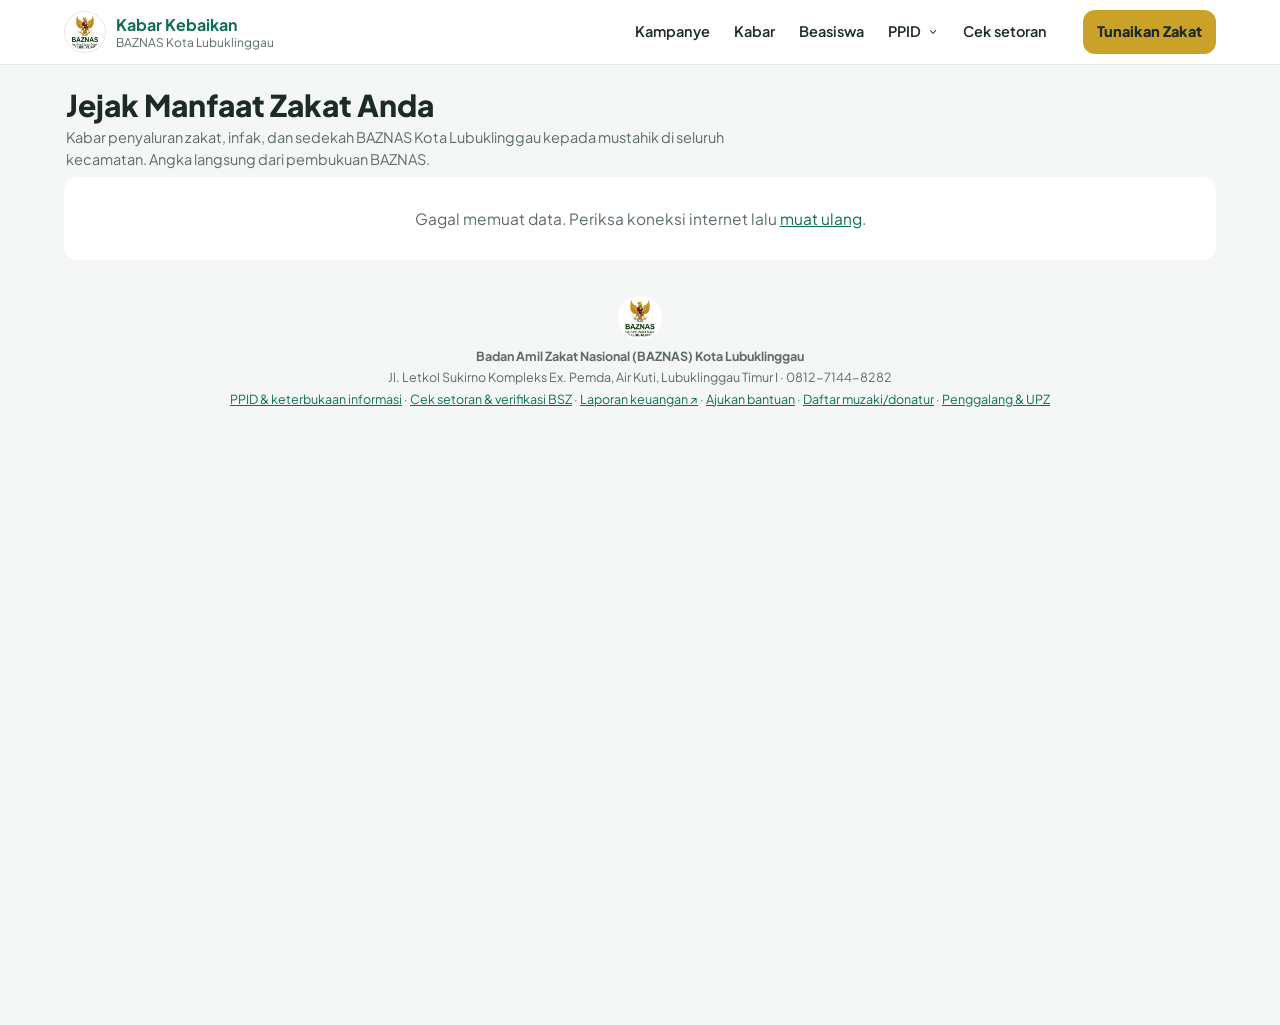
<file: index.html>
<!DOCTYPE html>
<html lang="id">
<head>
  <meta charset="UTF-8">
  <meta name="viewport" content="width=device-width, initial-scale=1.0">
  <title>Kabar Kebaikan — BAZNAS Kota Lubuklinggau</title>
  <link rel="canonical" href="https://baznaskotallg.vercel.app/kabar.html">
  <meta http-equiv="refresh" content="0; url=kabar.html">
</head>
<body>
  <p>Memuat Kabar Kebaikan BAZNAS Kota Lubuklinggau… <a href="kabar.html">Klik di sini jika tidak otomatis</a>.</p>
  <p style="font-size:13px;color:#666">Petugas: aplikasi Data Mustahik ada di <a href="form-mustahik-final_1.html">/admin</a>.</p>
</body>
</html>
</file>
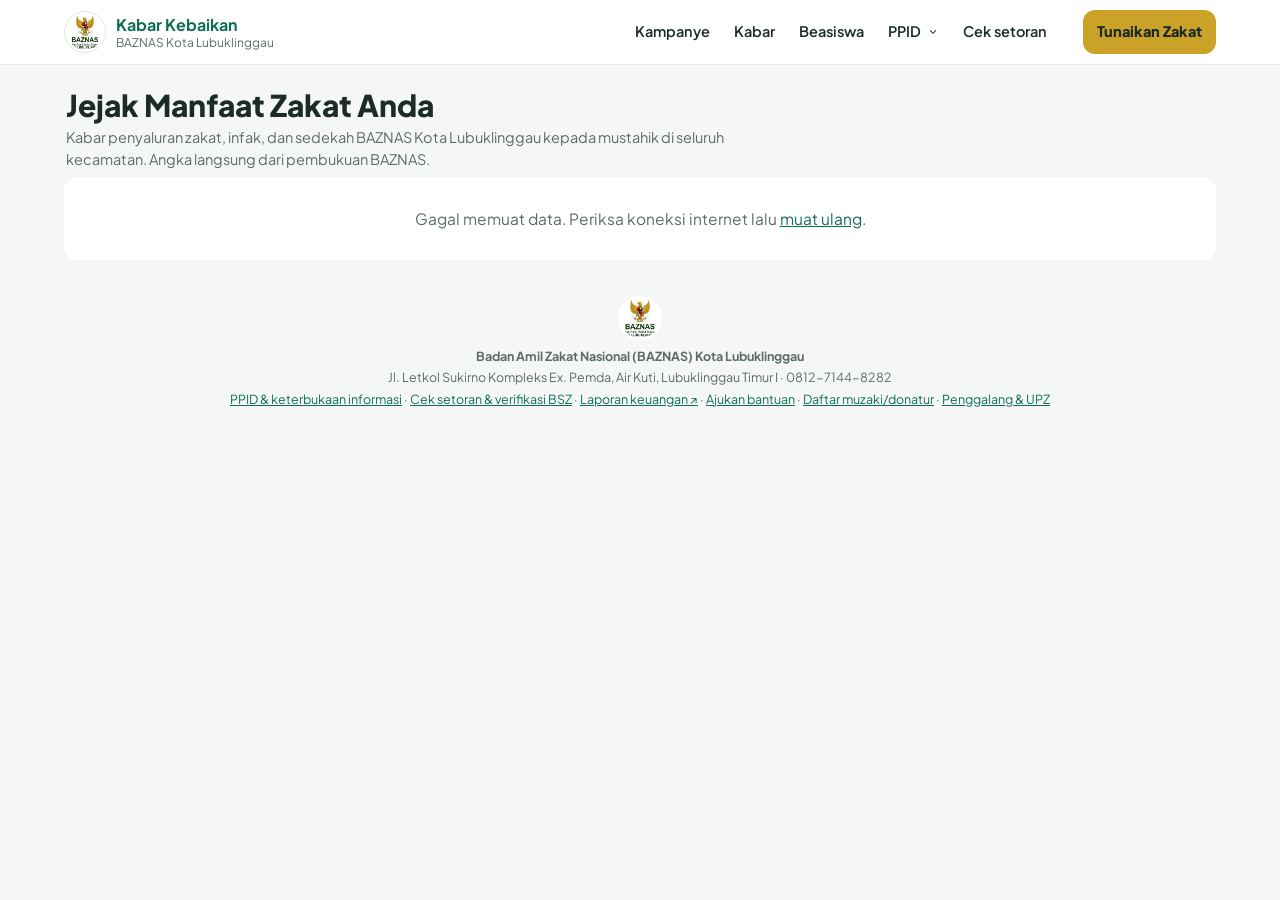
<file: kabar.html>
<!DOCTYPE html>
<html lang="id">
<head>
<meta charset="UTF-8">
<meta name="viewport" content="width=device-width, initial-scale=1">
<title>Kabar Kebaikan — BAZNAS Kota Lubuklinggau</title>
<meta name="description" content="Kabar penyaluran zakat, infak, dan sedekah serta kampanye kebaikan BAZNAS Kota Lubuklinggau. Angka langsung dari pembukuan BAZNAS.">
<meta name="theme-color" content="#0F6E56">
<meta property="og:type" content="website">
<meta property="og:site_name" content="BAZNAS Kota Lubuklinggau">
<meta property="og:title" content="Kabar Kebaikan — BAZNAS Kota Lubuklinggau">
<meta property="og:description" content="Lihat penyaluran terbaru dan ikut berdonasi untuk kampanye kebaikan di Lubuklinggau.">
<meta property="og:image" content="https://baznaskotallg.vercel.app/logo-baznas.jpg">
<meta property="og:url" content="https://baznaskotallg.vercel.app/kabar.html">
<link rel="canonical" href="https://baznaskotallg.vercel.app/kabar.html">
<meta name="robots" content="index,follow,max-image-preview:large">
<script type="application/ld+json">{"@context":"https://schema.org","@type":"NGO","name":"BAZNAS Kota Lubuklinggau","alternateName":"Badan Amil Zakat Nasional Kota Lubuklinggau","url":"https://baznaskotallg.vercel.app/kabar.html","logo":"https://baznaskotallg.vercel.app/logo-baznas.jpg","telephone":"+62-812-7144-8282","address":{"@type":"PostalAddress","streetAddress":"Jl. Letkol Sukirno Kompleks Ex. Pemda, Air Kuti","addressLocality":"Lubuklinggau","addressRegion":"Sumatera Selatan","addressCountry":"ID"},"sameAs":["https://kotalubuklinggau.baznas.go.id/"]}</script>
<script async src="https://www.googletagmanager.com/gtag/js?id=G-CFRHQEK28K"></script>
<script>window.dataLayer=window.dataLayer||[];function gtag(){dataLayer.push(arguments);}gtag("js",new Date());gtag("config","G-CFRHQEK28K",{allow_google_signals:false,allow_ad_personalization_signals:false});</script>
<link rel="icon" href="/logo-baznas.jpg">
<link rel="preconnect" href="https://fonts.googleapis.com">
<link rel="preconnect" href="https://fonts.gstatic.com" crossorigin>
<link rel="stylesheet" href="https://fonts.googleapis.com/css2?family=Plus+Jakarta+Sans:wght@400;600;700;800&display=swap">
<link rel="stylesheet" href="kabar.css">
</head>
<body class="kb">
<header class="kb-nav">
  <div class="kb-wrap kb-nav-isi">
    <a class="kb-merek" href="kabar.html"><img src="logo-baznas.jpg" alt="Logo BAZNAS Kota Lubuklinggau" width="42" height="42"><span><b>Kabar Kebaikan</b><small>BAZNAS Kota Lubuklinggau</small></span></a>
    <button type="button" class="kb-burger" id="kb-burger" aria-expanded="false" aria-controls="kb-menu" aria-label="Buka menu">☰</button>
    <nav class="kb-menu" id="kb-menu" aria-label="Menu utama">
      <a href="#kampanye" data-tab="kampanye">Kampanye</a><a href="#kabar" data-tab="kabar">Kabar</a><a href="#beasiswa" data-tab="beasiswa">Beasiswa</a>
      <div class="kb-dd" id="kb-dd">
        <button type="button" class="kb-dd-btn" aria-expanded="false" aria-haspopup="true">PPID <svg width="12" height="12" viewBox="0 0 20 20" fill="currentColor" aria-hidden="true"><path d="M5.2 7.2a.8.8 0 011.1 0L10 11.2l3.7-4a.8.8 0 111.1 1.1l-4.2 4.5a.8.8 0 01-1.1 0L5.2 8.3a.8.8 0 010-1.1z"/></svg></button>
        <div class="kb-dd-isi" role="menu">
          <a role="menuitem" href="ppid.html#profil">Profil PPID<small>Dasar hukum, struktur &amp; kontak</small></a>
          <a role="menuitem" href="ppid.html#berkala">Informasi Berkala<small>Laporan keuangan, kinerja, rencana kerja</small></a>
          <a role="menuitem" href="ppid.html#setiap-saat">Informasi Setiap Saat<small>Regulasi, SOP, keputusan</small></a>
          <a role="menuitem" href="ppid.html#dip">Daftar Informasi Publik<small>Semua dokumen &amp; status keterbukaan</small></a>
          <a role="menuitem" href="ppid.html#permohonan">Permohonan Informasi<small>Formulir &amp; cek status</small></a>
          <a role="menuitem" href="ppid.html#keberatan">Pengajuan Keberatan<small>Alur &amp; formulir keberatan</small></a>
          <a role="menuitem" href="ppid.html#faq">FAQ PPID<small>Pertanyaan yang sering diajukan</small></a>
        </div>
      </div>
      <a href="pengajuan.html#setoran">Cek setoran</a></nav>
    <a class="kb-cta kb-cta-nav" href="#zakat">Tunaikan Zakat</a>
  </div>
</header>
<main class="kb-wrap">
  <section class="kb-intro">
    <h1>Jejak Manfaat Zakat Anda</h1>
    <p>Kabar penyaluran zakat, infak, dan sedekah BAZNAS Kota Lubuklinggau kepada mustahik di seluruh kecamatan. Angka langsung dari pembukuan BAZNAS.</p>
  </section>
  <div id="kabar-app" aria-live="polite"><div class="kb-skel" style="height:110px"></div><div class="kb-skel"></div>
    <noscript><div class="kb-kosong">Aktifkan JavaScript untuk melihat kampanye dan kabar penyaluran terbaru.</div></noscript></div>
  <footer class="kb-kaki">
    <img src="logo-baznas.jpg" alt="Logo BAZNAS Kota Lubuklinggau" width="44" height="44"><br>
    <b>Badan Amil Zakat Nasional (BAZNAS) Kota Lubuklinggau</b><br>
    Jl. Letkol Sukirno Kompleks Ex. Pemda, Air Kuti, Lubuklinggau Timur I · 0812-7144-8282<br>
    <a href="ppid.html">PPID &amp; keterbukaan informasi</a> · <a href="pengajuan.html#setoran">Cek setoran &amp; verifikasi BSZ</a> · <a href="https://kotalubuklinggau.baznas.go.id/" target="_blank" rel="noopener noreferrer">Laporan keuangan ↗</a> · <a href="pengajuan.html">Ajukan bantuan</a> · <a href="muzaki.html">Daftar muzaki/donatur</a> · <a href="penggalang.html">Penggalang &amp; UPZ</a>
  </footer>
</main>
<div class="kb-cta-hp"><a class="kb-cta" href="#zakat">Tunaikan Zakat Sekarang</a></div>
<div id="kb-lembar" class="kb-lembar" role="dialog" aria-modal="true" aria-label="Cara berdonasi"><div class="kb-lembar-isi"></div></div>
<script>window.KABAR_CONFIG={api:'https://script.google.com/macros/s/AKfycbwcFWag2lgTgaaV5lKBWU_YDrhSHEAgPgXyrfFR9tq6uRyzrg5t_158fHzSBX6183me/exec',foto:'/api/foto',bagikan:'/k/',muzaki:'muzaki.html',
  /* Nisab zakat penghasilan — ganti tiap tahun sesuai SK Ketua BAZNAS RI */ nisabBulan:7640144,nisabSumber:'SK Ketua BAZNAS No. 15 Tahun 2026'};</script>
<script src="kabar.js" defer></script>
</body>
</html>
</file>
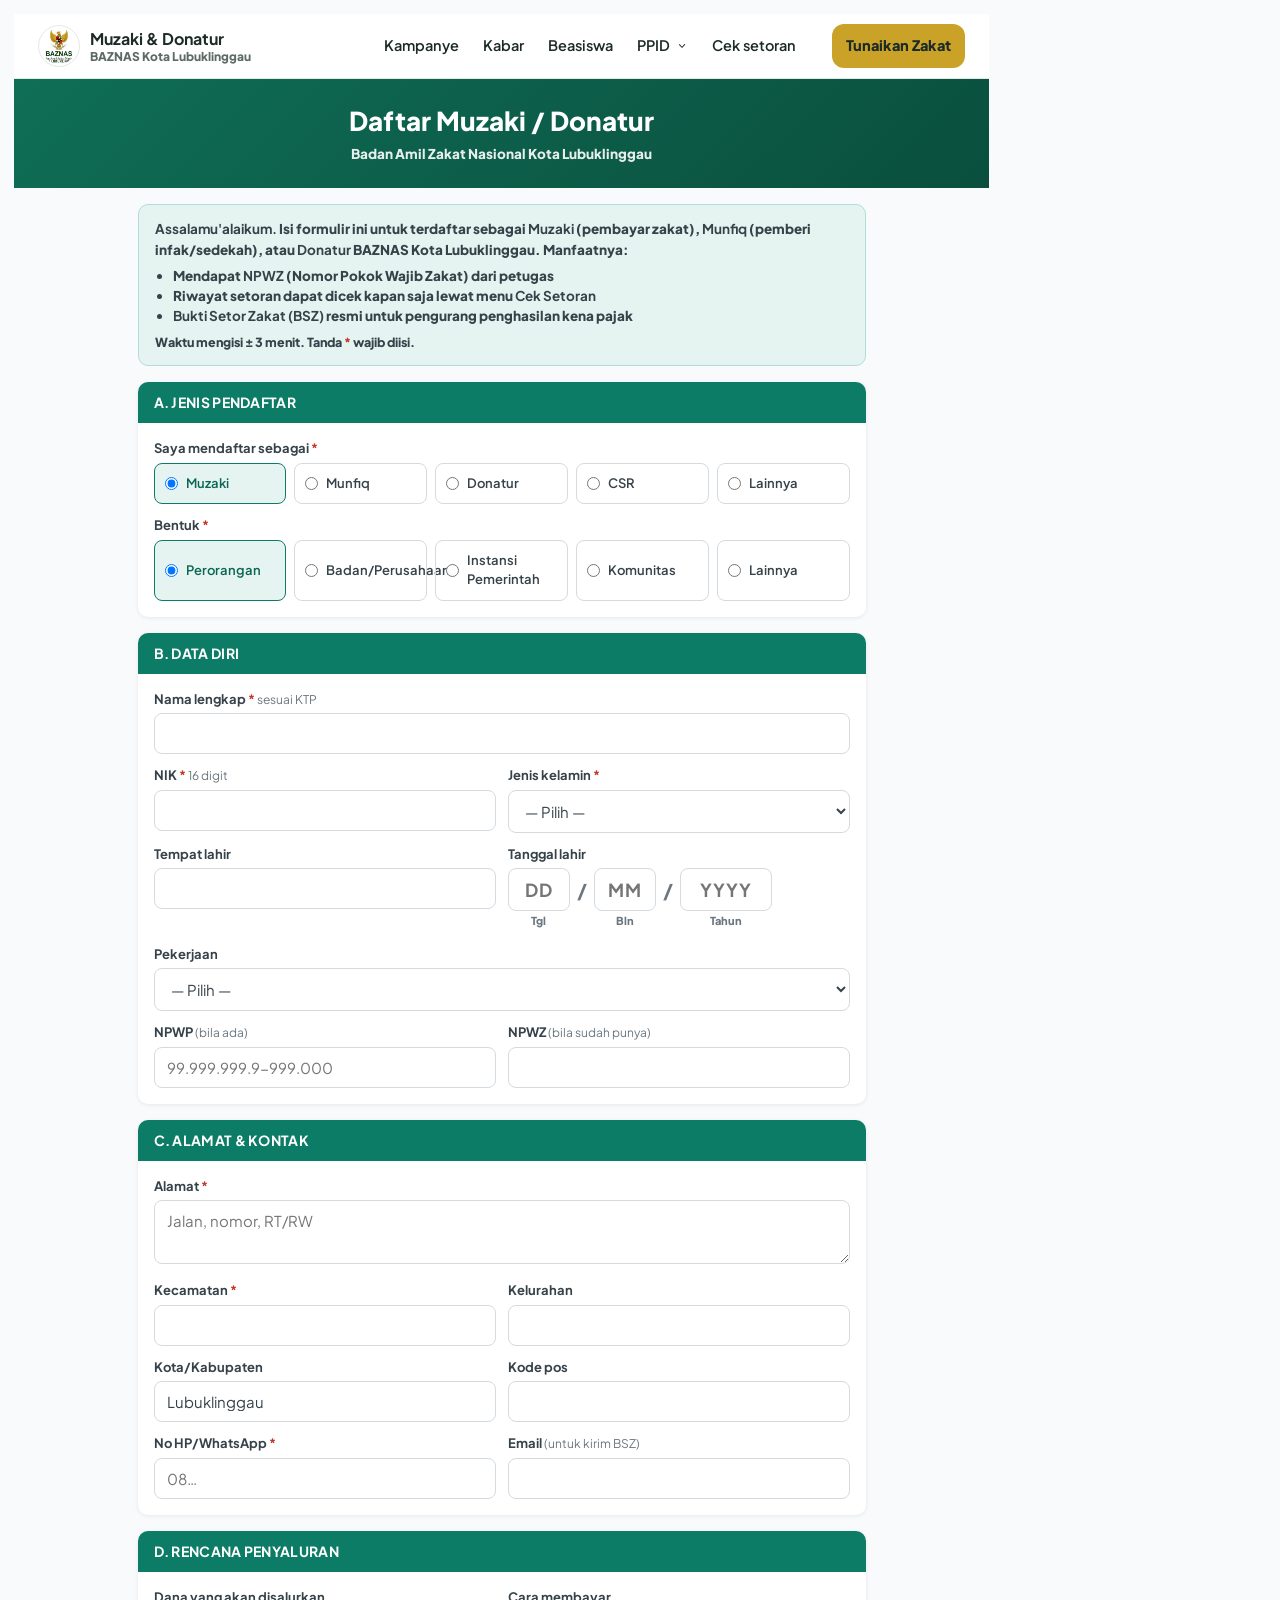
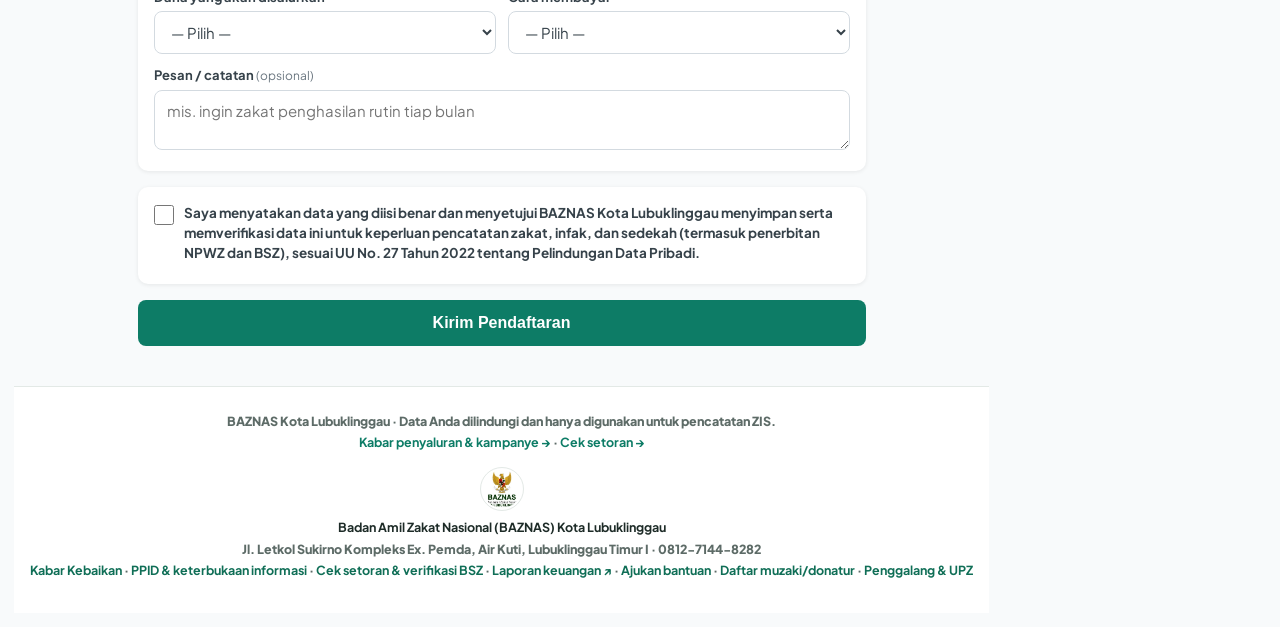
<file: muzaki.html>
<!DOCTYPE html>
<html lang="id">
<head>
<meta charset="UTF-8">
<meta name="viewport" content="width=device-width, initial-scale=1.0">
<title>Daftar Muzaki/Donatur — BAZNAS Kota Lubuklinggau</title>
<meta name="description" content="Pendaftaran online Muzaki, Munfiq, dan Donatur BAZNAS Kota Lubuklinggau">
<style>
:root{--teal:#0d7c66;--teal-dark:#0a6654;--teal-light:#e6f4f1;--gold:#c9a227;--red:#c0392b;--g50:#f8fafb;--g100:#f1f4f6;--g300:#d3dae0;--g500:#6b7780;--g700:#36424a;--radius:10px}
*{box-sizing:border-box;margin:0;padding:0}
body{font-family:system-ui,-apple-system,"Segoe UI",Roboto,sans-serif;background:var(--g50);color:var(--g700);font-size:15px;line-height:1.5}
header{background:var(--teal);color:#fff;padding:18px 16px;text-align:center}
header h1{font-size:19px;font-weight:800}
header p{font-size:13px;opacity:.9;margin-top:2px}
.tabs{display:flex;max-width:760px;margin:0 auto;background:#fff;border-bottom:1px solid var(--g300);position:sticky;top:0;z-index:5}
.tabs button{flex:1;padding:13px 8px;border:0;background:none;font-size:14px;font-weight:700;color:var(--g500);border-bottom:3px solid transparent;cursor:pointer}
.tabs button.on{color:var(--teal);border-bottom-color:var(--teal)}
@media(max-width:420px){.tabs button{font-size:12.5px;padding:12px 4px}}
main{max-width:760px;margin:0 auto;padding:16px}
.card{background:#fff;border-radius:var(--radius);box-shadow:0 1px 4px rgba(0,0,0,.08);margin-bottom:16px;overflow:hidden}
.card h2{font-size:14px;background:var(--teal);color:#fff;padding:10px 16px;letter-spacing:.3px}
.card .body{padding:16px}
.intro{background:var(--teal-light);border:1px solid #b2ddd6;border-radius:var(--radius);padding:14px 16px;font-size:13.5px;margin-bottom:16px}
.intro ul{margin:6px 0 0 18px}
.grid{display:grid;grid-template-columns:1fr 1fr;gap:12px}
.full{grid-column:1/-1}
@media(max-width:560px){.grid{grid-template-columns:1fr}}
label{display:block;font-size:13px;font-weight:700;margin-bottom:4px}
label .req{color:var(--red)}
label .hint{font-weight:400;color:var(--g500);font-size:12px}
input,select,textarea{width:100%;padding:10px 12px;border:1.5px solid var(--g300);border-radius:8px;font-size:15px;font-family:inherit;background:#fff;color:inherit}
input:focus,select:focus,textarea:focus{outline:none;border-color:var(--teal);box-shadow:0 0 0 3px rgba(13,124,102,.12)}
textarea{min-height:80px;resize:vertical}
.radio{display:flex;gap:16px;flex-wrap:wrap}
.radio label{font-weight:400;display:flex;align-items:center;gap:6px;cursor:pointer}
.radio input{width:auto}
.upl{border:2px dashed var(--g300);border-radius:8px;padding:12px;text-align:center;font-size:13px;color:var(--g500)}
.upl img{max-width:100%;max-height:160px;margin-top:8px;border-radius:6px}
.upl .ok{color:var(--teal);font-weight:700}
.consent{display:flex;gap:10px;align-items:flex-start;font-size:13.5px}
.consent input{width:20px;height:20px;margin-top:2px;flex:none}
.btn{display:inline-flex;justify-content:center;align-items:center;gap:6px;width:100%;padding:14px;border:0;border-radius:8px;background:var(--teal);color:#fff;font-size:16px;font-weight:800;cursor:pointer}
.btn:disabled{opacity:.6;cursor:wait}
.btn.ghost{background:#fff;color:var(--teal);border:1.5px solid var(--teal)}
.err{background:#fdecea;border:1px solid #f5c6c0;color:var(--red);border-radius:8px;padding:10px 14px;font-size:13.5px;margin-bottom:12px;display:none}
.hasil{text-align:center;padding:24px 16px}
.hasil .no{font-family:ui-monospace,Consolas,monospace;font-size:26px;font-weight:800;color:var(--teal-dark);letter-spacing:1px;background:var(--teal-light);border-radius:8px;padding:12px;margin:12px 0}
.st{display:inline-block;padding:6px 14px;border-radius:20px;font-weight:800;font-size:14px;margin:8px 0}
.st.Berkas{background:#fdecea;color:var(--red)}.st.Menunggu{background:#fff4d6;color:#7c5c00}.st.Dijadwalkan{background:#e3efff;color:#1d4e9e}.st.Diterima{background:var(--teal-light);color:var(--teal-dark)}.st.Tidak{background:#fdecea;color:var(--red)}
.riw{width:100%;border-collapse:collapse;font-size:13.5px;margin-top:10px;text-align:left}
.riw th,.riw td{padding:7px 6px;border-bottom:1px solid var(--g100)}
.riw th{font-size:12px;color:var(--g500);font-weight:700}
.riw td.n,.riw th.n{text-align:right;white-space:nowrap}
.riw tfoot td{font-weight:800;border-top:2px solid var(--teal);border-bottom:0}
.info{display:grid;grid-template-columns:auto 1fr;gap:4px 12px;text-align:left;font-size:14px;margin-top:10px}
.info div:nth-child(odd){color:var(--g500)}
.info div:nth-child(even){font-weight:700}
.hp{position:absolute;left:-9999px;width:1px;height:1px;overflow:hidden}
footer{text-align:center;font-size:12px;color:var(--g500);padding:20px 16px 32px}
.hidden{display:none}
.berkas{background:#fffaf0;border:1px solid #f0d78c;border-radius:8px;padding:12px 14px;font-size:13.5px;text-align:left}
.berkas h4{font-size:14px;color:#7c5c00;margin-bottom:6px}
.berkas ol{margin:4px 0 6px 20px}.berkas li{margin-bottom:3px}
.berkas .sub{font-weight:700;font-size:12.5px;color:var(--g500);margin-top:8px}
.kantor{background:var(--teal-light);border:1px solid #b2ddd6;border-radius:8px;padding:12px 14px;font-size:13.5px;text-align:left;margin-top:12px}
.kantor b{color:var(--teal-dark)}
.batas{display:inline-block;background:#fdecea;color:var(--red);font-weight:800;border-radius:6px;padding:2px 8px}
.cetak-saja{display:none}
@media print{
  @page{size:A4;margin:12mm}
  body{background:#fff;font-size:12pt}
  header,nav.tabs,footer,#form-wrap,.no-print,#sec-s,#sec-z{display:none!important}
  main{max-width:none;padding:0}.card{box-shadow:none}
  .hasil{padding:0}.cetak-saja{display:block}
  .berkas,.kantor{break-inside:avoid}
}

.pilih{display:grid;grid-template-columns:repeat(auto-fit,minmax(130px,1fr));gap:8px}
.pilih label{font-weight:600;border:1.5px solid var(--g300);border-radius:8px;padding:10px;display:flex;gap:8px;align-items:center;cursor:pointer;margin:0}
.pilih input{width:auto}
.pilih label:has(input:checked){border-color:var(--teal);background:var(--teal-light);color:var(--teal-dark)}
.draf-info{background:#eef6ff;border:1px solid #b9d4f5;color:#1d4e9e;border-radius:8px;padding:10px 14px;font-size:13.5px;margin-bottom:12px}
.draf-info button{border:1px solid #1d4e9e;background:#fff;color:#1d4e9e;border-radius:6px;padding:3px 10px;font-weight:700;margin-left:4px;cursor:pointer}
.tgl3-kotak{display:flex;align-items:center;gap:6px}
.tgl3 .tgl3-kotak input{width:62px;max-width:62px;flex:none;text-align:center;font-size:18px;font-weight:700;letter-spacing:1px;padding:9px 4px}
.tgl3 .tgl3-kotak input.t3-y{width:92px;max-width:92px}
.tgl3-kotak span{width:12px;flex:none;text-align:center;font-size:20px;color:var(--g500);font-weight:700}
.tgl3-ket{display:flex;gap:24px;font-size:11px;color:var(--g500);margin-top:2px}
.tgl3-ket span{width:62px;text-align:center}.tgl3-ket span:nth-child(3){width:92px}
.tgl3-info{font-size:13px;margin-top:3px}
.tgl3-info.ok{color:var(--teal-dark);font-weight:700}
.tgl3-info.salah{color:var(--red);font-weight:700}
.tgl3.salah input{border-color:var(--red)}
</style>
<link rel="preconnect" href="https://fonts.googleapis.com"><link rel="preconnect" href="https://fonts.gstatic.com" crossorigin>
<link rel="stylesheet" href="https://fonts.googleapis.com/css2?family=Plus+Jakarta+Sans:wght@400;600;700;800&display=swap">
<link rel="stylesheet" href="situs.css">
</head>
<body data-hal="muzaki" class="st">
<script>
/* v16: penjaga browser lama / mode hemat data (ES5 — tetap jalan di browser yang sangat lama) */
(function(){
  var U='https://script.google.com/macros/s/AKfycbwcFWag2lgTgaaV5lKBWU_YDrhSHEAgPgXyrfFR9tq6uRyzrg5t_158fHzSBX6183me/exec',ua=navigator.userAgent||'',hemat=/Opera Mini|OPiOS|UCBrowser|UCWEB|UBrowser/i.test(ua);
  function kirim(j){try{var x=new XMLHttpRequest();x.open('POST',U,true);x.setRequestHeader('Content-Type','text/plain;charset=utf-8');
    x.send(JSON.stringify({aksi:'klien_log',data:{hal:document.body.getAttribute('data-hal')||'publik',jenis:'browser',ket:j,br:ua.slice(0,160)}}));}catch(e){}}
  function pita(t){var d=document.createElement('div');d.id='pita-browser';
    d.setAttribute('style','position:sticky;top:0;z-index:99;background:#fff4d6;color:#7c5c00;border-bottom:2px solid #e0b84a;padding:10px 14px;font:600 14px/1.5 sans-serif;text-align:center');
    d.innerHTML=t+'<br><span style="font-weight:400">Salin alamat ini lalu buka di <b>Google Chrome</b>:</span> <span style="font-family:monospace;word-break:break-all;-webkit-user-select:all;user-select:all">'+String(location.href).split('#')[0].split('?')[0]+'</span>';
    document.body.insertBefore(d,document.body.firstChild);}
  window.addEventListener('load',function(){
    if(!window.__utamaOk){pita('⚠️ Browser di HP ini terlalu lama sehingga formulir tidak dapat dipakai.');kirim('script utama tidak jalan');}
    else if(hemat){pita('⚠️ Anda memakai Opera Mini / UC Browser (mode hemat data). Formulir bisa gagal terkirim.');kirim('browser hemat data');}
  });
})();
</script>
<header class="kb-nav">
  <div class="kb-wrap kb-nav-isi">
    <a class="kb-merek" href="kabar.html"><img src="logo-baznas.jpg" alt="Logo BAZNAS Kota Lubuklinggau" width="42" height="42"><span><b>Muzaki & Donatur</b><small>BAZNAS Kota Lubuklinggau</small></span></a>
    <button type="button" class="kb-burger" id="kb-burger" aria-expanded="false" aria-controls="kb-menu" aria-label="Buka menu">☰</button>
    <nav class="kb-menu" id="kb-menu" aria-label="Menu utama">
      <a href="kabar.html#kampanye">Kampanye</a><a href="kabar.html#kabar">Kabar</a><a href="kabar.html#beasiswa">Beasiswa</a>
      <div class="kb-dd" id="kb-dd">
        <button type="button" class="kb-dd-btn" aria-expanded="false" aria-haspopup="true">PPID <svg width="12" height="12" viewBox="0 0 20 20" fill="currentColor" aria-hidden="true"><path d="M5.2 7.2a.8.8 0 011.1 0L10 11.2l3.7-4a.8.8 0 111.1 1.1l-4.2 4.5a.8.8 0 01-1.1 0L5.2 8.3a.8.8 0 010-1.1z"/></svg></button>
        <div class="kb-dd-isi" role="menu">
          <a role="menuitem" href="ppid.html#profil">Profil PPID<small>Dasar hukum, struktur &amp; kontak</small></a>
          <a role="menuitem" href="ppid.html#berkala">Informasi Berkala<small>Laporan keuangan, kinerja, rencana kerja</small></a>
          <a role="menuitem" href="ppid.html#setiap-saat">Informasi Setiap Saat<small>Regulasi, SOP, keputusan</small></a>
          <a role="menuitem" href="ppid.html#dip">Daftar Informasi Publik<small>Semua dokumen &amp; status keterbukaan</small></a>
          <a role="menuitem" href="ppid.html#permohonan">Permohonan Informasi<small>Formulir &amp; cek status</small></a>
          <a role="menuitem" href="ppid.html#keberatan">Pengajuan Keberatan<small>Alur &amp; formulir keberatan</small></a>
          <a role="menuitem" href="ppid.html#faq">FAQ PPID<small>Pertanyaan yang sering diajukan</small></a>
        </div>
      </div>
      <a href="pengajuan.html#setoran">Cek setoran</a></nav>
    <a class="kb-cta kb-cta-nav" href="kabar.html#zakat">Tunaikan Zakat</a>
  </div>
</header>
<header class="st-judul">
  <h1>Daftar Muzaki / Donatur</h1>
  <p>Badan Amil Zakat Nasional Kota Lubuklinggau</p>
</header>
<main>
<div id="form-wrap">
  <div class="intro">
    <strong>Assalamu'alaikum.</strong> Isi formulir ini untuk terdaftar sebagai <strong>Muzaki</strong> (pembayar zakat), <strong>Munfiq</strong> (pemberi infak/sedekah), atau <strong>Donatur</strong> BAZNAS Kota Lubuklinggau. Manfaatnya:
    <ul><li>Mendapat <strong>NPWZ</strong> (Nomor Pokok Wajib Zakat) dari petugas</li>
    <li>Riwayat setoran dapat dicek kapan saja lewat menu <strong>Cek Setoran</strong></li>
    <li><strong>Bukti Setor Zakat (BSZ)</strong> resmi untuk pengurang penghasilan kena pajak</li></ul>
    <div style="margin-top:6px;font-size:12.5px">Waktu mengisi ± 3 menit. Tanda <span style="color:var(--red)">*</span> wajib diisi.</div>
  </div>
  <form id="fmz" novalidate>
    <div class="hp" aria-hidden="true"><label>Website</label><input id="website" tabindex="-1" autocomplete="off"></div>

    <div class="card"><h2>A. JENIS PENDAFTAR</h2><div class="body grid">
      <div class="full"><label>Saya mendaftar sebagai <span class="req">*</span></label>
        <div class="pilih" id="jenis">
          <label><input type="radio" name="jenis" value="Muzaki" checked> Muzaki</label>
          <label><input type="radio" name="jenis" value="Munfiq"> Munfiq</label>
          <label><input type="radio" name="jenis" value="Donatur"> Donatur</label>
          <label><input type="radio" name="jenis" value="CSR"> CSR</label>
          <label><input type="radio" name="jenis" value="Lainnya"> Lainnya</label></div></div>
      <div class="full"><label>Bentuk <span class="req">*</span></label>
        <div class="pilih" id="bentuk">
          <label><input type="radio" name="bentuk" value="Perorangan" checked> Perorangan</label>
          <label><input type="radio" name="bentuk" value="Badan/Perusahaan"> Badan/Perusahaan</label>
          <label><input type="radio" name="bentuk" value="Instansi Pemerintah"> Instansi Pemerintah</label>
          <label><input type="radio" name="bentuk" value="Komunitas"> Komunitas</label>
          <label><input type="radio" name="bentuk" value="Lainnya"> Lainnya</label></div></div>
    </div></div>

    <div class="card"><h2 id="judul-b">B. DATA DIRI</h2><div class="body grid">
      <div class="full lbg hidden"><label>Nama lembaga / perusahaan / instansi <span class="req">*</span></label><input id="namaInstansi" maxlength="150" placeholder="mis. PT Sumber Rezeki / Dinas Kesehatan"></div>
      <div class="full lbg hidden"><label>Nama penanggung jawab (PIC) <span class="req">*</span></label><input id="pic" maxlength="80"></div>
      <div class="full org"><label>Nama lengkap <span class="req">*</span> <span class="hint">sesuai KTP</span></label><input id="nama" maxlength="120" autocomplete="name"></div>
      <div class="org"><label>NIK <span class="req">*</span> <span class="hint">16 digit</span></label><input id="nik" inputmode="numeric" maxlength="16" autocomplete="off"></div>
      <div class="org"><label>Jenis kelamin <span class="req">*</span></label><select id="jenisKelamin"><option value="">— Pilih —</option><option>Laki-laki</option><option>Perempuan</option></select></div>
      <div class="org"><label>Tempat lahir</label><input id="tempatLahir" maxlength="60"></div>
      <div class="org"><label>Tanggal lahir</label><input id="tanggalLahir" type="date"></div>
      <div class="org full"><label>Pekerjaan</label><select id="pekerjaan"><option value="">— Pilih —</option><option>Belum/Tidak Bekerja</option><option>Mengurus Rumah Tangga</option><option>Pelajar/Mahasiswa</option><option>Pensiunan</option><option>Wiraswasta</option><option>Swasta</option><option>PNS (Pegawai Negeri Sipil)</option><option>TNI (Tentara Nasional Indonesia)</option><option>POLRI</option><option>Karyawan Swasta</option><option>Karyawan BUMN</option><option>Karyawan BUMD</option><option>Karyawan Honorer</option><option>Buruh Harian Lepas</option><option>Buruh Tani/Perkebunan</option><option>Buruh Nelayan/Perikanan</option><option>Buruh Peternakan</option><option>Pembantu Rumah Tangga</option><option>Tukang Cukur</option><option>Tukang Listrik</option><option>Tukang Batu</option><option>Tukang Kayu</option><option>Tukang Sol Sepatu</option><option>Tukang Las/Pandai Besi</option><option>Tukang Jahit</option><option>Tukang Gigi</option><option>Penata Rambut</option><option>Penata Rias</option><option>Mekanik</option><option>Sopir</option><option>Montir</option><option>Pedagang</option><option>Petani</option><option>Peternak</option><option>Nelayan</option><option>Industri Rumah Tangga</option><option>Pengrajin</option><option>Seniman</option><option>Wartawan</option><option>Ustadz/Mubaligh</option><option>Juru Masak</option><option>Penjaga Toko</option><option>Penjaga Warung</option><option>Pendeta</option><option>Pastur</option><option>Perawat</option><option>Bidan</option><option>Dokter</option><option>Apoteker</option><option>Psikiater</option><option>Psikolog</option><option>Guru</option><option>Dosen</option><option>Tenaga Pengajar</option><option>Konsultan</option><option>Notaris</option><option>Pengacara</option><option>Hakim</option><option>Jaksa</option><option>Arsitek</option><option>Akuntan</option><option>Desainer</option><option>Manajer</option><option>Direktur</option><option>Programmer</option><option>Analis Sistem</option><option>Teknisi</option><option>Wakil Gubernur</option><option>Gubernur</option><option>Wakil Bupati</option><option>Bupati</option><option>Anggota DPRD Provinsi</option><option>Anggota DPRD Kabupaten</option><option>Tenaga Tata Usaha</option><option>Editor</option><option>Penulis</option><option>Penyiar</option><option>Presenter</option><option>Peneliti</option><option>Fotografer</option><option>Videografer</option><option>Duta Besar</option><option>Waiter/Waitress</option><option>Biarawati</option><option>Satpam</option><option>Petugas Kebersihan</option><option>Pramugari/Pramugara</option><option>Masinis</option><option>Pilot</option><option>Nahkoda</option><option>ABK (Anak Buah Kapal)</option><option>Penerjemah</option><option>Pemandu Wisata</option><option>Travel Agent</option><option>Pegawai Bank</option><option>Pegawai Asuransi</option><option>Pegawai Pajak</option><option>Pegawai Bea Cukai</option><option>Pegawai Imigrasi</option><option>Pegawai Perusahaan Startup</option><option>Asisten Ahli</option><option>Promotor Acara</option><option>Anggota Lembaga Tinggi</option><option>Investor</option><option>Lainnya</option></select></div>
      <div><label>NPWP <span class="hint" id="npwp-hint">(bila ada)</span></label><input id="npwp" inputmode="numeric" maxlength="25" placeholder="99.999.999.9-999.000" autocomplete="off"></div>
      <div><label>NPWZ <span class="hint">(bila sudah punya)</span></label><input id="npwz" maxlength="30" autocomplete="off"></div>
    </div></div>

    <div class="card"><h2>C. ALAMAT &amp; KONTAK</h2><div class="body grid">
      <div class="full"><label>Alamat <span class="req">*</span></label><textarea id="alamat" maxlength="250" style="min-height:64px" placeholder="Jalan, nomor, RT/RW"></textarea></div>
      <div><label>Kecamatan <span class="req">*</span></label><input id="kecamatan" list="dl-kec" maxlength="60"></div>
      <div><label>Kelurahan</label><input id="kelurahan" maxlength="60"></div>
      <div><label>Kota/Kabupaten</label><input id="kota" maxlength="60" value="Lubuklinggau"></div>
      <div><label>Kode pos</label><input id="kodePos" inputmode="numeric" maxlength="5"></div>
      <div><label>No HP/WhatsApp <span class="req">*</span></label><input id="hp" type="tel" inputmode="tel" maxlength="16" placeholder="08…" autocomplete="tel"></div>
      <div><label>Email <span class="hint">(untuk kirim BSZ)</span></label><input id="email" type="email" maxlength="100" autocomplete="email"></div>
      <datalist id="dl-kec"><option>Lubuk Linggau Barat I</option><option>Lubuk Linggau Barat II</option><option>Lubuk Linggau Selatan I</option><option>Lubuk Linggau Selatan II</option><option>Lubuk Linggau Timur I</option><option>Lubuk Linggau Timur II</option><option>Lubuk Linggau Utara I</option><option>Lubuk Linggau Utara II</option></datalist>
    </div></div>

    <div class="card"><h2>D. RENCANA PENYALURAN</h2><div class="body grid">
      <div><label>Dana yang akan disalurkan</label><select id="jenisDanaDefault"><option value="">— Pilih —</option><option>Zakat</option><option>Infak/Sedekah</option><option>DSKL</option><option>Lainnya</option></select></div>
      <div><label>Cara membayar</label><select id="metodePembayaranDefault"><option value="">— Pilih —</option><option>Tunai</option><option>Transfer Bank</option><option>QRIS</option><option value="Payroll">Potong gaji (payroll)</option><option>Lainnya</option></select></div>
      <div class="full"><label>Pesan / catatan <span class="hint">(opsional)</span></label><textarea id="catatan" maxlength="300" style="min-height:60px" placeholder="mis. ingin zakat penghasilan rutin tiap bulan"></textarea></div>
    </div></div>

    <div class="card"><div class="body">
      <label class="consent"><input type="checkbox" id="persetujuan">
        <span>Saya menyatakan data yang diisi <strong>benar</strong> dan <strong>menyetujui</strong> BAZNAS Kota Lubuklinggau menyimpan serta memverifikasi data ini untuk keperluan pencatatan zakat, infak, dan sedekah (termasuk penerbitan NPWZ dan BSZ), sesuai UU No. 27 Tahun 2022 tentang Pelindungan Data Pribadi.</span></label>
    </div></div>

    <div id="err" class="err"></div>
    <button type="submit" id="btn-kirim" class="btn">Kirim Pendaftaran</button>
  </form>
</div>

<div id="hasil" class="card hidden"><div class="hasil">
  <div style="font-size:44px">✅</div>
  <h3 style="font-size:19px;color:var(--teal-dark)">Pendaftaran terkirim</h3>
  <p style="margin-top:6px">Nomor pendaftaran Anda:</p>
  <div class="no" id="no-dm"></div>
  <p style="font-size:14px;text-align:left">Jazakumullah khairan. Petugas BAZNAS akan <strong>memverifikasi</strong> data Anda dan menghubungi melalui <strong>WhatsApp</strong> untuk menyampaikan <strong>NPWZ</strong>. Simpan / foto layar nomor di atas.</p>
  <div class="kantor" id="bayar"></div>
  <div class="kantor" id="kantor"></div>
  <div style="display:grid;gap:10px;margin-top:16px">
    <a class="btn" href="pengajuan.html#setoran" style="text-decoration:none">💚 Cek Setoran</a>
    <a class="btn ghost" href="kabar.html" style="text-decoration:none">Lihat kampanye kebaikan</a>
  </div>
</div></div>
</main>
<footer class="st-kaki">
  <div class="st-catatan">BAZNAS Kota Lubuklinggau · Data Anda dilindungi dan hanya digunakan untuk pencatatan ZIS.<br><a href="kabar.html" style="color:var(--teal);font-weight:700">Kabar penyaluran &amp; kampanye →</a> · <a href="pengajuan.html#setoran" style="color:var(--teal);font-weight:700">Cek setoran →</a></div>
  <img src="logo-baznas.jpg" alt="Logo BAZNAS Kota Lubuklinggau" width="44" height="44"><br>
  <b>Badan Amil Zakat Nasional (BAZNAS) Kota Lubuklinggau</b><br>
  Jl. Letkol Sukirno Kompleks Ex. Pemda, Air Kuti, Lubuklinggau Timur I · 0812-7144-8282<br>
  <a href="kabar.html">Kabar Kebaikan</a> · <a href="ppid.html">PPID &amp; keterbukaan informasi</a> · <a href="pengajuan.html#setoran">Cek setoran &amp; verifikasi BSZ</a> · <a href="https://kotalubuklinggau.baznas.go.id/" target="_blank" rel="noopener noreferrer">Laporan keuangan ↗</a> · <a href="pengajuan.html">Ajukan bantuan</a> · <a href="muzaki.html">Daftar muzaki/donatur</a> · <a href="penggalang.html">Penggalang &amp; UPZ</a>
</footer>


<script>
const DB_URL='https://script.google.com/macros/s/AKfycbwcFWag2lgTgaaV5lKBWU_YDrhSHEAgPgXyrfFR9tq6uRyzrg5t_158fHzSBX6183me/exec';
// ── v16: catat penyebab gagal di HP (tanpa data pribadi), simpan isian sementara, batas waktu kirim ──
window.__utamaOk=true;
const HAL=document.body.dataset.hal||'publik';
function brInfo(){
  const u=navigator.userAgent||'',m=(r)=>{const x=r.exec(u);return x?x[1]:'';};
  let b=/OPR\/|Opera/.test(u)?'Opera '+m(/(?:OPR|Version)\/(\d+)/):/SamsungBrowser/.test(u)?'Samsung '+m(/SamsungBrowser\/(\d+)/):
    /UCBrowser/.test(u)?'UC '+m(/UCBrowser\/(\d+)/):/Edg\//.test(u)?'Edge '+m(/Edg\/(\d+)/):/Firefox\//.test(u)?'Firefox '+m(/Firefox\/(\d+)/):
    /Chrome\//.test(u)?'Chrome '+m(/Chrome\/(\d+)/):/Safari\//.test(u)?'Safari '+m(/Version\/(\d+)/):'lain';
  const app=/FBAN|FBAV/.test(u)?' (Facebook)':/Instagram/.test(u)?' (Instagram)':/WhatsApp/.test(u)?' (WhatsApp)':/; wv\)/.test(u)?' (WebView)':'';
  const os=/Android/.test(u)?'Android '+m(/Android (\d+)/):/iPhone|iPad/.test(u)?'iOS '+m(/OS (\d+)_/):/Windows/.test(u)?'Windows':/Mac OS/.test(u)?'Mac':'lain';
  return b+app+' · '+os+' · '+innerWidth+'px'+(navigator.onLine===false?' · offline':'');
}
let _lapN=0,_galat='';const _lapSdh={};
function lapor(jenis,ket){
  try{
    ket=String(ket||'').replace(/<[^>]+>/g,' ').replace(/\d[\d\s.\-]{5,}\d/g,'#').replace(/\s+/g,' ').trim().slice(0,250);
    const k=jenis+ket;if(_lapSdh[k]||_lapN>=8)return;_lapSdh[k]=1;_lapN++;
    const body=JSON.stringify({aksi:'klien_log',data:{hal:HAL,jenis,ket,br:brInfo()}});
    if(navigator.sendBeacon&&navigator.sendBeacon(DB_URL,new Blob([body],{type:'text/plain;charset=utf-8'})))return;
    fetch(DB_URL,{method:'POST',headers:{'Content-Type':'text/plain;charset=utf-8'},body,keepalive:true}).catch(()=>{});
  }catch(e){}
}
window.addEventListener('error',e=>lapor('error',(e.message||'')+' baris '+(e.lineno||'')));
window.addEventListener('unhandledrejection',e=>lapor('error',String((e.reason&&e.reason.message)||e.reason)));
/** fetch ke server dengan batas waktu; kegagalan dicatat jenisnya (koneksi / timeout). */
async function kirimApi(aksi,data,detik){
  const ac=window.AbortController?new AbortController():null,t=ac?setTimeout(()=>ac.abort(),(detik||45)*1000):0;
  _galat='';
  try{
    const r=await fetch(DB_URL,{method:'POST',headers:{'Content-Type':'text/plain;charset=utf-8'},body:JSON.stringify({aksi,data}),signal:ac?ac.signal:undefined});
    if(!r.ok)throw new Error('HTTP '+r.status);
    const j=await r.json();
    if(j&&j.ok&&(aksi==='ajukan'||aksi==='daftar_muzaki_online'))drafHapus();
    return j;
  }catch(e){
    _galat=(e&&e.name==='AbortError')?'timeout':'koneksi';
    lapor(_galat,aksi+': '+(_galat==='timeout'?'tidak ada jawaban '+(detik||45)+' detik':(e&&e.message)||e));
    throw e;
  }finally{if(t)clearTimeout(t);}
}
/** Bungkus fungsi penampil pesan galat halaman → ikut dicatat (isi angka panjang dibuang). */
function laporPesan(namaFn){
  const asli=window[namaFn];if(typeof asli!=='function')return;
  window[namaFn]=function(){const r=asli.apply(this,arguments);const m=arguments[arguments.length-1];
    // hanya kegagalan yang tidak sampai ke server (penolakan server sudah dicatat oleh server sendiri)
    if(m){const t=String(m).replace(/<[^>]+>/g,' ');
      if(/Mohon lengkapi|Isi ID/i.test(t))lapor('validasi',t);else if(/Gagal terhubung|koneksi/i.test(t))lapor(_galat||'koneksi',t);}
    return r;};
}
// ── Draf isian: tersimpan di tab ini saja (sessionStorage), hilang saat tab ditutup atau setelah berhasil dikirim ──
let _drafKunci='';
function drafHapus(){try{if(_drafKunci)sessionStorage.removeItem(_drafKunci);}catch(e){}}
function drafPasang(formId){
  const f=document.getElementById(formId);if(!f)return;_drafKunci='draf_'+formId;
  const medan=()=>[...f.querySelectorAll('input,select,textarea')].filter(el=>!['file','button','submit'].includes(el.type)&&el.id!=='website'&&el.id!=='persetujuan'&&!/^t3-/.test(el.className)&&(el.id||el.name));
  let tunda=0;
  const simpan=()=>{clearTimeout(tunda);tunda=setTimeout(()=>{const o={};
    medan().forEach(el=>{if(el.type==='radio'){if(el.checked)o['r:'+el.name]=el.value;}else if(el.type==='checkbox'){if(el.id)o['c:'+el.id]=el.checked;}else if(el.id&&el.value)o[el.id]=el.value;});
    try{if(Object.keys(o).length)sessionStorage.setItem(_drafKunci,JSON.stringify(o));}catch(e){}},400);};
  f.addEventListener('input',simpan);f.addEventListener('change',simpan);
  let o=null;try{o=JSON.parse(sessionStorage.getItem(_drafKunci)||'null');}catch(e){}
  if(!o||!Object.keys(o).length)return;
  const picu=el=>{el.dispatchEvent(new Event('input',{bubbles:true}));el.dispatchEvent(new Event('change',{bubbles:true}));};
  Object.keys(o).forEach(k=>{
    if(k.startsWith('r:')){const el=f.querySelector('input[type=radio][name="'+k.slice(2)+'"][value="'+String(o[k]).replace(/"/g,'')+'"]');if(el&&!el.disabled){el.checked=true;picu(el);}}
    else if(k.startsWith('c:')){const el=document.getElementById(k.slice(2));if(el){el.checked=!!o[k];picu(el);}}
    else{const el=document.getElementById(k);if(el&&f.contains(el)){el.value=o[k];picu(el);}}
  });
  const n=document.createElement('div');n.className='draf-info';
  n.innerHTML='📝 <b>Isian Anda sebelumnya dipulihkan.</b> Periksa kembali'+(f.querySelector('input[type=file]')?', lalu pilih ulang foto/berkas':'')+'. <button type="button">Mulai dari kosong</button>';
  n.querySelector('button').onclick=()=>{drafHapus();location.reload();};
  f.insertBefore(n,f.firstChild);
}
// ── v15: Tanggal lahir 3 kotak |DD|MM|YYYY| (nilai tetap dikirim yyyy-mm-dd lewat input tersembunyi) ──
const BLN3=['Januari','Februari','Maret','April','Mei','Juni','Juli','Agustus','September','Oktober','November','Desember'];
function tgl3(id){
  const el=document.getElementById(id);if(!el||el.dataset.tgl3)return;el.dataset.tgl3='1';
  const nat=Object.getOwnPropertyDescriptor(HTMLInputElement.prototype,'value');
  el.type='hidden';
  const w=document.createElement('div');w.className='tgl3';
  w.innerHTML='<div class="tgl3-kotak"><input class="t3-d" inputmode="numeric" maxlength="2" placeholder="DD" aria-label="Tanggal (2 angka)" autocomplete="off">'+
    '<span>/</span><input class="t3-m" inputmode="numeric" maxlength="2" placeholder="MM" aria-label="Bulan (2 angka)" autocomplete="off">'+
    '<span>/</span><input class="t3-y" inputmode="numeric" maxlength="4" placeholder="YYYY" aria-label="Tahun (4 angka)" autocomplete="off"></div>'+
    '<div class="tgl3-ket"><span>Tgl</span><span>Bln</span><span>Tahun</span></div><div class="tgl3-info" aria-live="polite"></div>';
  el.insertAdjacentElement('afterend',w);
  const [d,m,y]=['.t3-d','.t3-m','.t3-y'].map(s=>w.querySelector(s)),info=w.querySelector('.tgl3-info'),kotak=[d,m,y];
  const set=x=>{if(nat.get.call(el)===x)return;nat.set.call(el,x);el.dispatchEvent(new Event('input',{bubbles:true}));el.dispatchEvent(new Event('change',{bubbles:true}));};
  const tampil=(t,ok)=>{info.textContent=t;info.className='tgl3-info'+(t?(ok?' ok':' salah'):'');w.classList.toggle('salah',!!t&&!ok);};
  function hitung(){
    const sd=d.value,sm=m.value,sy=y.value;el.dataset.tgl3Isi=(sd||sm||sy)?'1':'';
    if(!sd&&!sm&&!sy){tampil('');return set('');}
    if(!sd||!sm||sy.length<4){tampil(sy.length&&sy.length<4?'Tahun ditulis 4 angka, mis. 1986':'');return set('');}
    const dd=+sd,mm=+sm,yy=+sy,t=new Date(yy,mm-1,dd),kini=new Date();
    let salah='';
    if(mm<1||mm>12)salah='Bulan harus 01 sampai 12';
    else if(t.getFullYear()!==yy||t.getMonth()!==mm-1||t.getDate()!==dd)salah='Tanggal '+dd+' '+BLN3[mm-1]+' tidak ada';
    else if(t>kini)salah='Tanggal lahir tidak boleh di masa depan';
    else if(yy<kini.getFullYear()-110)salah='Periksa kembali tahun lahir';
    if(salah){tampil('⚠ '+salah);return set('');}
    let u=kini.getFullYear()-yy;if(kini.getMonth()+1<mm||(kini.getMonth()+1===mm&&kini.getDate()<dd))u--;
    tampil('→ '+dd+' '+BLN3[mm-1]+' '+yy+' ('+u+' tahun) ✓',true);
    set(yy+'-'+String(mm).padStart(2,'0')+'-'+String(dd).padStart(2,'0'));
  }
  function isiDari(x){
    const a=/^(\d{4})-(\d{2})-(\d{2})/.exec(String(x||''));
    d.value=a?a[3]:'';m.value=a?a[2]:'';y.value=a?a[1]:'';
    if(a)hitung();else{tampil('');el.dataset.tgl3Isi='';}
  }
  Object.defineProperty(el,'value',{configurable:true,get(){return nat.get.call(el);},set(x){nat.set.call(el,x);isiDari(x);}});
  function tempel(teks){
    teks=String(teks||'').trim();let a=/^(\d{1,2})[\/.\- ](\d{1,2})[\/.\- ](\d{4})$/.exec(teks),b=/^(\d{4})-(\d{1,2})-(\d{1,2})$/.exec(teks);
    if(!a&&!b&&/^\d{8}$/.test(teks))a=[0,teks.slice(0,2),teks.slice(2,4),teks.slice(4)];
    if(!a&&!b)return false;
    d.value=String(a?a[1]:b[3]).padStart(2,'0');m.value=String(a?a[2]:b[2]).padStart(2,'0');y.value=a?a[3]:b[1];hitung();y.focus();y.setSelectionRange(4,4);return true;
  }
  kotak.forEach((k,i)=>{
    k.addEventListener('input',()=>{
      if(/\D/.test(k.value)&&tempel(k.value))return;
      k.value=k.value.replace(/\D/g,'').slice(0,i===2?4:2);
      // ketik 4–9 di kotak tanggal atau 2–9 di kotak bulan → langsung lompat (mis. "5" = 05)
      if(i<2&&k.value.length===1&&+k.value>(i===0?3:1))k.value='0'+k.value;
      if(i<2&&k.value.length===2){kotak[i+1].focus();kotak[i+1].select();}
      hitung();
    });
    k.addEventListener('keydown',e=>{
      if(e.key==='Backspace'&&!k.value&&i>0){const p=kotak[i-1];p.focus();p.setSelectionRange(p.value.length,p.value.length);e.preventDefault();}
      if((e.key==='/'||e.key==='.'||e.key==='-')&&i<2){e.preventDefault();if(k.value.length===1)k.value='0'+k.value;kotak[i+1].focus();kotak[i+1].select();hitung();}
    });
    k.addEventListener('click',()=>{try{k.select();}catch(e){}});
    k.addEventListener('blur',()=>{if(i<2&&k.value.length===1&&+k.value>0){k.value='0'+k.value;hitung();}});
    k.addEventListener('paste',e=>{const t=(e.clipboardData||window.clipboardData).getData('text');if(tempel(t))e.preventDefault();});
  });
  isiDari(nat.get.call(el));
}
/** true bila kotak tanggal diisi tetapi belum benar (dipakai validasi sebelum kirim). */
function tgl3Salah(id){const el=document.getElementById(id);return !!(el&&el.dataset.tgl3Isi&&!el.value);}
tgl3('tanggalLahir');
async function api(aksi,data){return kirimApi(aksi,data,45);}
function v(id){return (document.getElementById(id).value||'').trim();}
function esc(s){return String(s).replace(/[&<>"']/g,c=>({'&':'&amp;','<':'&lt;','>':'&gt;','"':'&quot;',"'":'&#39;'}[c]));}
function pilihan(n){return document.querySelector('input[name='+n+']:checked').value;}
function aturBentuk(){
  const org=pilihan('bentuk')==='Perorangan';
  document.querySelectorAll('.org').forEach(e=>e.classList.toggle('hidden',!org));
  document.querySelectorAll('.lbg').forEach(e=>e.classList.toggle('hidden',org));
  document.getElementById('judul-b').textContent=org?'B. DATA DIRI':'B. DATA LEMBAGA';
}
document.querySelectorAll('input[name=bentuk]').forEach(r=>r.addEventListener('change',aturBentuk));
aturBentuk();
document.getElementById('nik').addEventListener('input',e=>{e.target.value=e.target.value.replace(/\D/g,'').slice(0,16);});
document.getElementById('kodePos').addEventListener('input',e=>{e.target.value=e.target.value.replace(/\D/g,'').slice(0,5);});
function tampilErr(m){const e=document.getElementById('err');e.innerHTML=m;e.style.display=m?'block':'none';if(m)e.scrollIntoView({behavior:'smooth',block:'center'});}

document.getElementById('fmz').addEventListener('submit',async ev=>{
  ev.preventDefault();tampilErr('');
  const org=pilihan('bentuk')==='Perorangan';
  const d={website:v('website'),jenisDonatur:pilihan('jenis'),bentukEntitas:pilihan('bentuk'),persetujuan:document.getElementById('persetujuan').checked};
  ['npwp','npwz','alamat','kecamatan','kelurahan','kota','kodePos','hp','email','jenisDanaDefault','metodePembayaranDefault','catatan'].forEach(k=>d[k]=v(k));
  if(org){
    ['nama','jenisKelamin','tempatLahir','tanggalLahir','pekerjaan'].forEach(k=>d[k]=v(k));
    d.jenisIdentitas='NIK';d.nomorIdentitas=v('nik');
  }else{
    d.nama=v('namaInstansi');d.namaInstansi=v('namaInstansi');
    d.catatan=('PIC: '+v('pic')+(d.catatan?'. '+d.catatan:'')).slice(0,500);
    if(d.npwp){d.jenisIdentitas='NPWP';d.nomorIdentitas=d.npwp.replace(/\D/g,'');}
  }
  d.hp=d.hp.replace(/[\s-]/g,'');d.whatsapp=d.hp;
  const s=[];
  if(org){
    if(d.nama.length<3)s.push('Nama lengkap');
    if(!/^\d{16}$/.test(d.nomorIdentitas))s.push('NIK 16 digit');
    if(!d.jenisKelamin)s.push('Jenis kelamin');
    if(tgl3Salah('tanggalLahir'))s.push('Tanggal lahir yang benar (DD/MM/YYYY)');
  }else{
    if(d.nama.length<3)s.push('Nama lembaga');
    if(v('pic').length<3)s.push('Nama penanggung jawab');
  }
  if(d.npwp&&d.npwp.replace(/\D/g,'').length<15)s.push('NPWP (15/16 digit)');
  if(!d.alamat||!d.kecamatan)s.push('Alamat dan kecamatan');
  if(!/^(\+?62|0)8\d{7,12}$/.test(d.hp))s.push('Nomor HP/WA yang benar (08…)');
  if(d.email&&!/^[^\s@]+@[^\s@]+\.[^\s@]+$/.test(d.email))s.push('Email yang benar');
  if(!d.persetujuan)s.push('Centang persetujuan');
  if(s.length){tampilErr('<strong>Mohon lengkapi:</strong> '+s.map(esc).join(', ')+'.');return;}
  const btn=document.getElementById('btn-kirim');btn.disabled=true;btn.textContent='Mengirim… mohon tunggu';
  try{
    const r=await api('daftar_muzaki_online',d);
    if(!r.ok){tampilErr(esc(r.pesan||'Pendaftaran gagal dikirim.')+(r.kode==='SUDAH'?' <a href="pengajuan.html#setoran">Cek Setoran →</a>':''));return;}
    document.getElementById('no-dm').textContent=r.no_daftar;
    document.getElementById('bayar').innerHTML='<b>💳 Cara menyalurkan</b><br>'+(r.info_bayar?esc(r.info_bayar).replace(/\n/g,'<br>'):
      'Setor <b>tunai di kantor BAZNAS</b> (langsung mendapat Bukti Setor Zakat), atau minta <b>nomor rekening resmi</b> kepada petugas saat dihubungi. '+
      'Pastikan transfer hanya ke rekening atas nama <b>BAZNAS Kota Lubuklinggau</b>.');
    const k=r.kantor||{};
    document.getElementById('kantor').innerHTML=k.alamat?'<b>📍 Kantor BAZNAS Kota Lubuklinggau</b><br>'+esc(k.alamat)+'<br><b>🕘</b> '+esc(k.jam)+(k.telp?'<br><b>📞</b> '+esc(k.telp):''):'';
    document.getElementById('form-wrap').classList.add('hidden');
    document.getElementById('hasil').classList.remove('hidden');
    window.scrollTo({top:0});
  }catch(err){
    tampilErr('Gagal terhubung ke server. Periksa koneksi internet Anda, lalu tekan <strong>Kirim Pendaftaran</strong> lagi.');
  }finally{btn.disabled=false;btn.textContent='Kirim Pendaftaran';}
});
laporPesan('tampilErr');drafPasang('fmz');
</script>
<script src="situs.js" defer></script>
</body>
</html>
</file>
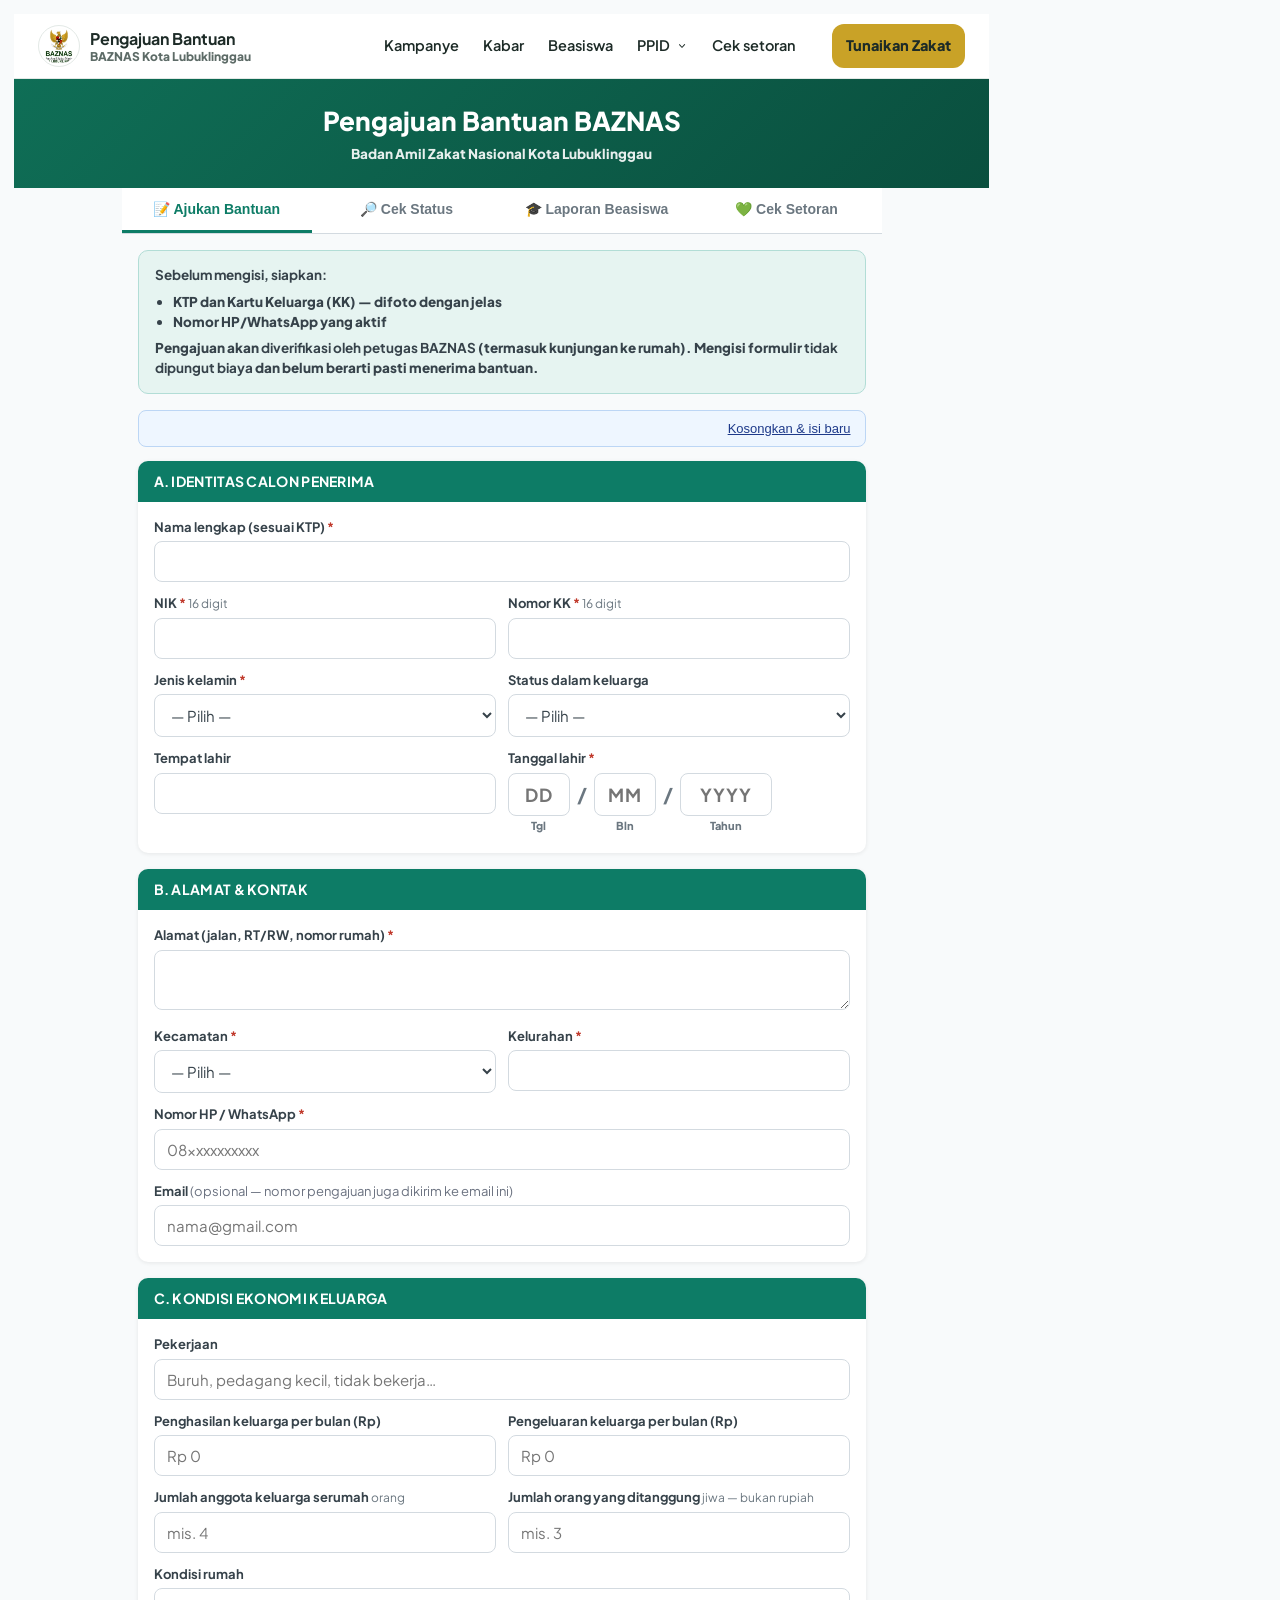
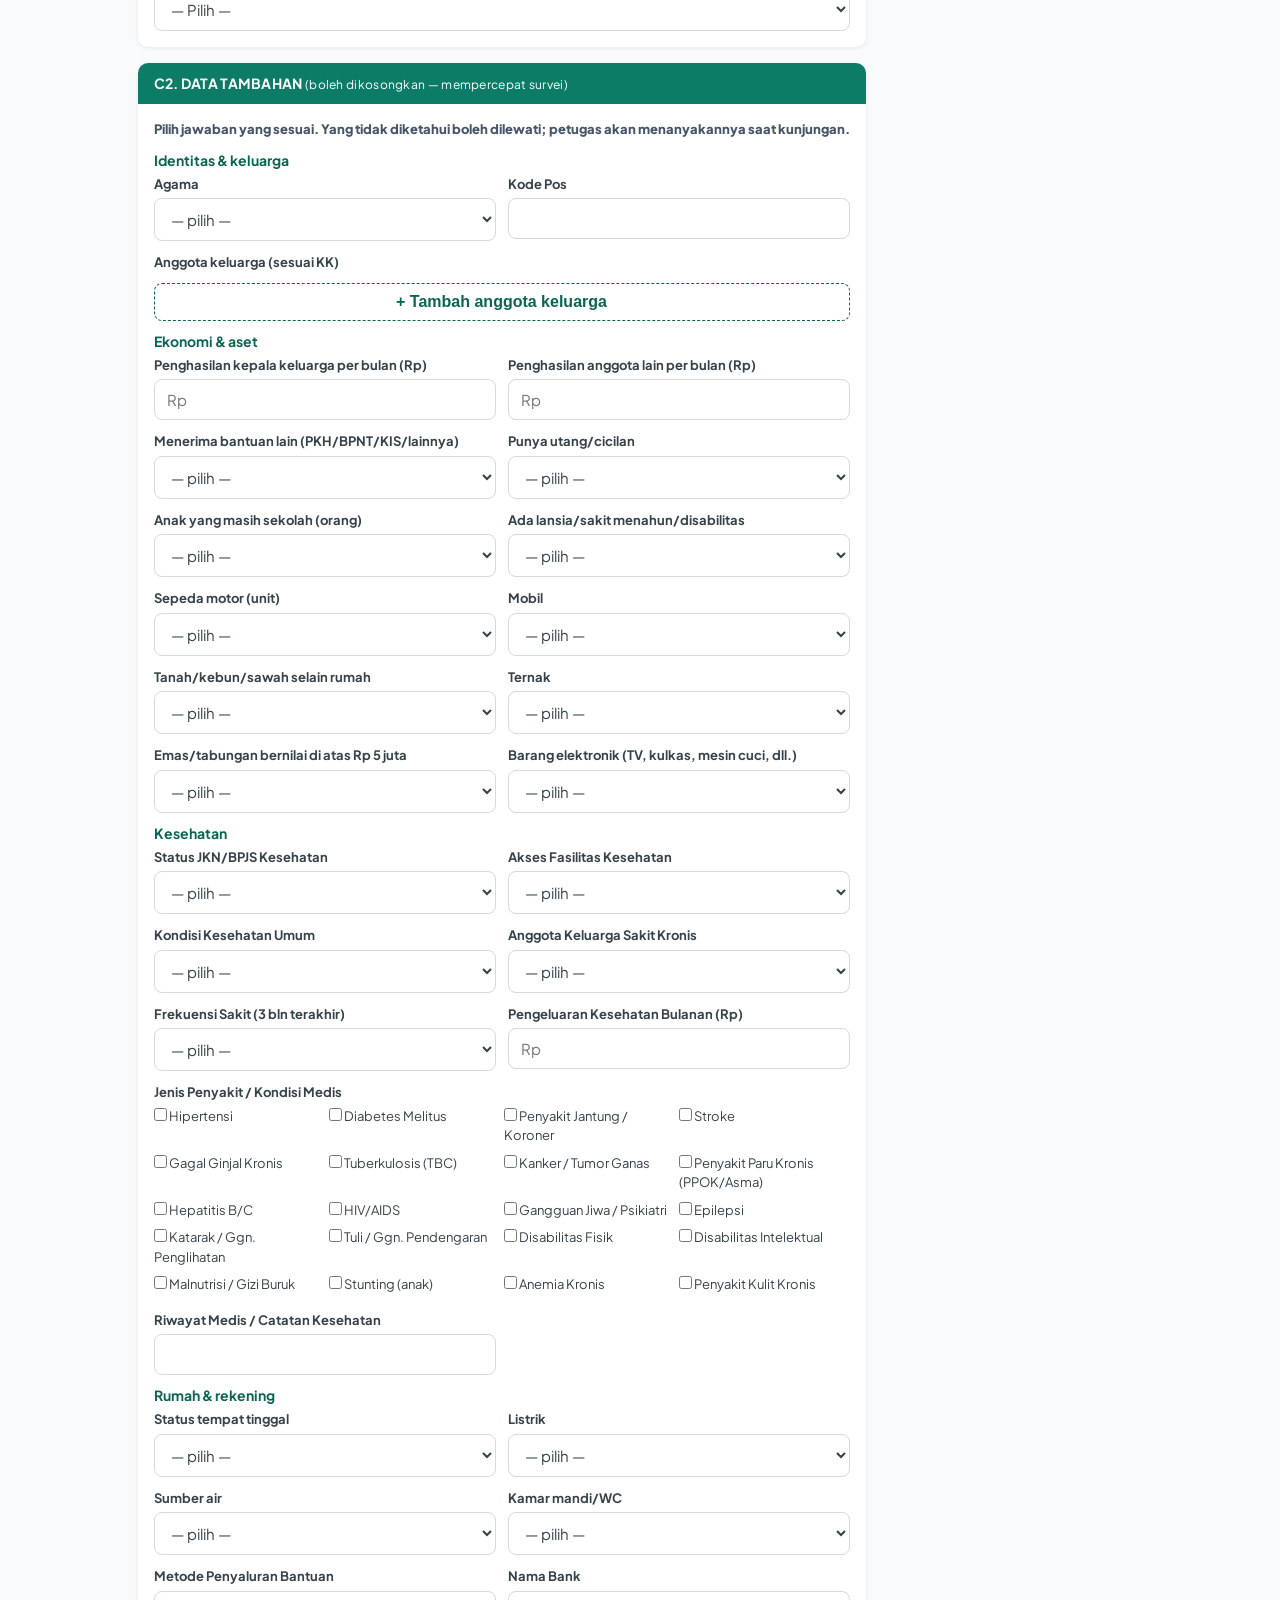
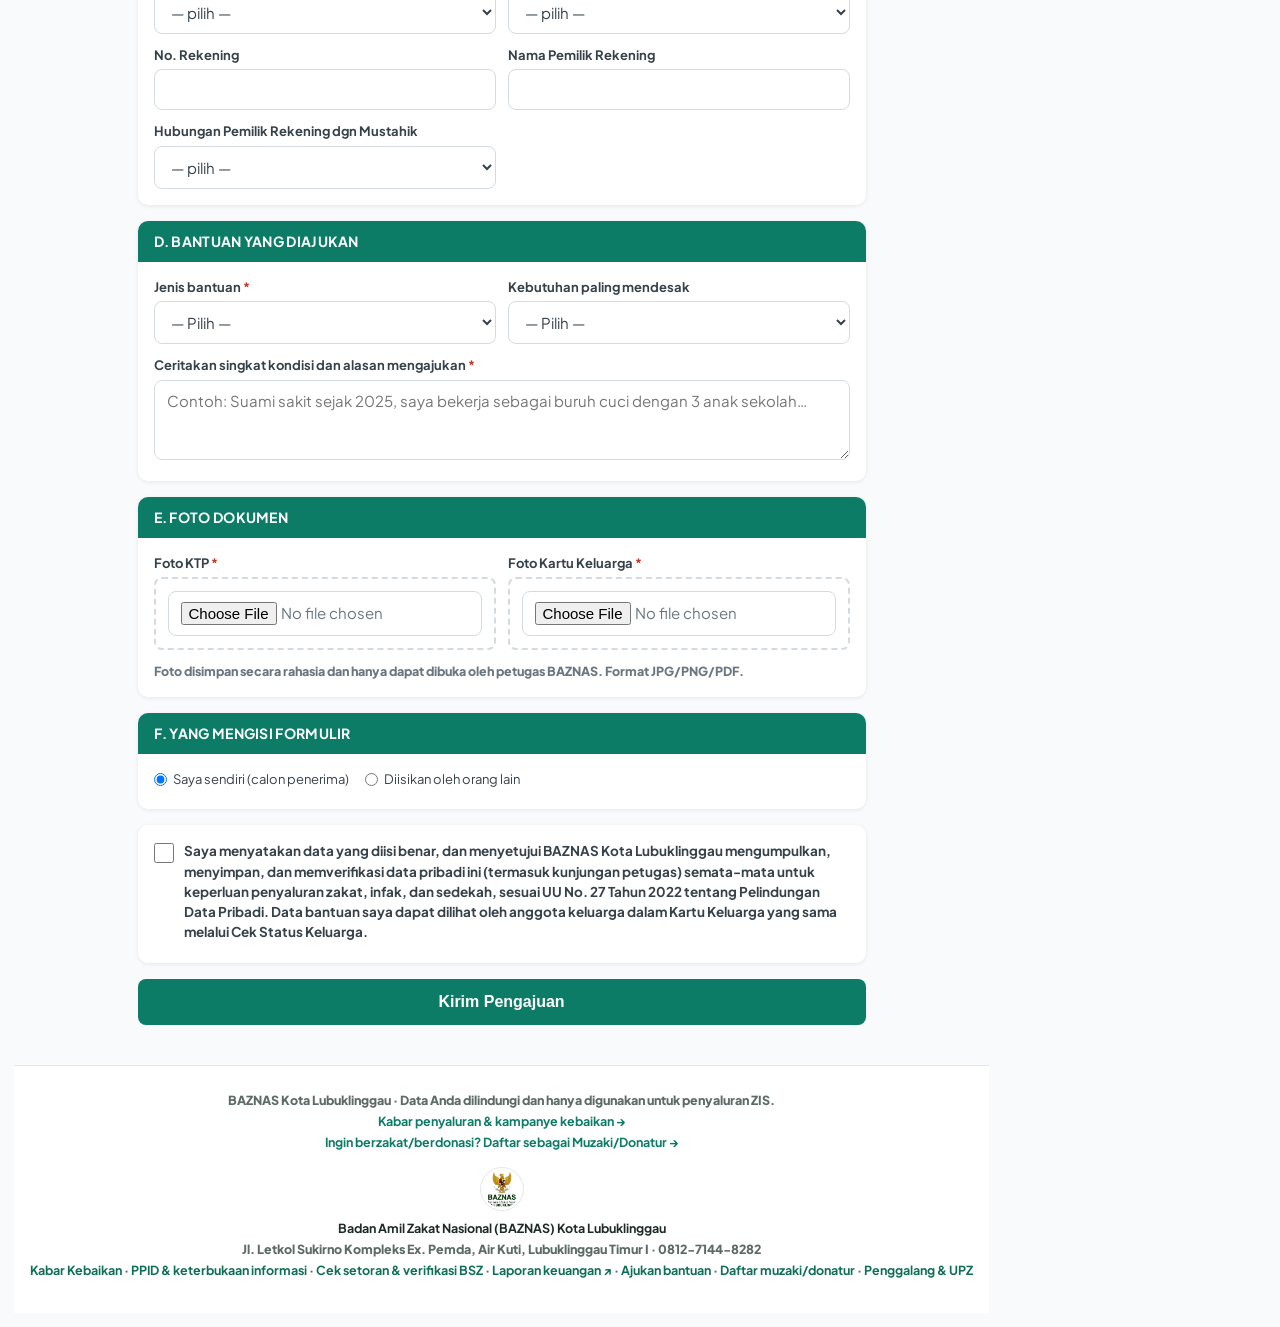
<file: pengajuan.html>
<!DOCTYPE html>
<html lang="id">
<head>
<meta charset="UTF-8">
<meta name="robots" content="noindex,nofollow">
<meta name="viewport" content="width=device-width, initial-scale=1.0">
<title>Pengajuan Bantuan — BAZNAS Kota Lubuklinggau</title>
<meta name="description" content="Formulir pengajuan bantuan mandiri calon mustahik BAZNAS Kota Lubuklinggau">
<style>
:root{--teal:#0d7c66;--teal-dark:#0a6654;--teal-light:#e6f4f1;--gold:#c9a227;--red:#c0392b;--g50:#f8fafb;--g100:#f1f4f6;--g300:#d3dae0;--g500:#6b7780;--g700:#36424a;--radius:10px}
*{box-sizing:border-box;margin:0;padding:0}
body{font-family:system-ui,-apple-system,"Segoe UI",Roboto,sans-serif;background:var(--g50);color:var(--g700);font-size:15px;line-height:1.5}
header{background:var(--teal);color:#fff;padding:18px 16px;text-align:center}
header h1{font-size:19px;font-weight:800}
header p{font-size:13px;opacity:.9;margin-top:2px}
.tabs{display:flex;max-width:760px;margin:0 auto;background:#fff;border-bottom:1px solid var(--g300);position:sticky;top:0;z-index:5}
.tabs button{flex:1;padding:13px 8px;border:0;background:none;font-size:14px;font-weight:700;color:var(--g500);border-bottom:3px solid transparent;cursor:pointer}
.tabs button.on{color:var(--teal);border-bottom-color:var(--teal)}
@media(max-width:420px){.tabs button{font-size:12.5px;padding:12px 4px}}
main{max-width:760px;margin:0 auto;padding:16px}
.card{background:#fff;border-radius:var(--radius);box-shadow:0 1px 4px rgba(0,0,0,.08);margin-bottom:16px;overflow:hidden}
.card h2{font-size:14px;background:var(--teal);color:#fff;padding:10px 16px;letter-spacing:.3px}
.card .body{padding:16px}
.intro{background:var(--teal-light);border:1px solid #b2ddd6;border-radius:var(--radius);padding:14px 16px;font-size:13.5px;margin-bottom:16px}
.intro ul{margin:6px 0 0 18px}
.grid{display:grid;grid-template-columns:1fr 1fr;gap:12px}
.full{grid-column:1/-1}
@media(max-width:560px){.grid{grid-template-columns:1fr}}
label{display:block;font-size:13px;font-weight:700;margin-bottom:4px}
label .req{color:var(--red)}
label .hint{font-weight:400;color:var(--g500);font-size:12px}
input,select,textarea{width:100%;padding:10px 12px;border:1.5px solid var(--g300);border-radius:8px;font-size:15px;font-family:inherit;background:#fff;color:inherit}
input:focus,select:focus,textarea:focus{outline:none;border-color:var(--teal);box-shadow:0 0 0 3px rgba(13,124,102,.12)}
textarea{min-height:80px;resize:vertical}
.radio{display:flex;gap:16px;flex-wrap:wrap}
.radio label{font-weight:400;display:flex;align-items:center;gap:6px;cursor:pointer}
.radio input{width:auto}
.upl{border:2px dashed var(--g300);border-radius:8px;padding:12px;text-align:center;font-size:13px;color:var(--g500)}
.upl img{max-width:100%;max-height:160px;margin-top:8px;border-radius:6px}
.upl .ok{color:var(--teal);font-weight:700}
.consent{display:flex;gap:10px;align-items:flex-start;font-size:13.5px}
.consent input{width:20px;height:20px;margin-top:2px;flex:none}
.btn{display:inline-flex;justify-content:center;align-items:center;gap:6px;width:100%;padding:14px;border:0;border-radius:8px;background:var(--teal);color:#fff;font-size:16px;font-weight:800;cursor:pointer}
.btn:disabled{opacity:.6;cursor:wait}
.btn.ghost{background:#fff;color:var(--teal);border:1.5px solid var(--teal)}
.err{background:#fdecea;border:1px solid #f5c6c0;color:var(--red);border-radius:8px;padding:10px 14px;font-size:13.5px;margin-bottom:12px;display:none}
.hasil{text-align:center;padding:24px 16px}
.hasil .no{font-family:ui-monospace,Consolas,monospace;font-size:26px;font-weight:800;color:var(--teal-dark);letter-spacing:1px;background:var(--teal-light);border-radius:8px;padding:12px;margin:12px 0}
.st{display:inline-block;padding:6px 14px;border-radius:20px;font-weight:800;font-size:14px;margin:8px 0}
.st.Berkas{background:#fdecea;color:var(--red)}.st.Menunggu{background:#fff4d6;color:#7c5c00}.st.Dijadwalkan{background:#e3efff;color:#1d4e9e}.st.Diterima{background:var(--teal-light);color:var(--teal-dark)}.st.Tidak{background:#fdecea;color:var(--red)}
.riw{width:100%;border-collapse:collapse;font-size:13.5px;margin-top:10px;text-align:left}
.riw th,.riw td{padding:7px 6px;border-bottom:1px solid var(--g100)}
.riw th{font-size:12px;color:var(--g500);font-weight:700}
.riw td.n,.riw th.n{text-align:right;white-space:nowrap}
.riw tfoot td{font-weight:800;border-top:2px solid var(--teal);border-bottom:0}
.info{display:grid;grid-template-columns:auto 1fr;gap:4px 12px;text-align:left;font-size:14px;margin-top:10px}
.info div:nth-child(odd){color:var(--g500)}
.info div:nth-child(even){font-weight:700}
.hp{position:absolute;left:-9999px;width:1px;height:1px;overflow:hidden}
footer{text-align:center;font-size:12px;color:var(--g500);padding:20px 16px 32px}
.hidden{display:none}
.berkas{background:#fffaf0;border:1px solid #f0d78c;border-radius:8px;padding:12px 14px;font-size:13.5px;text-align:left}
.berkas h4{font-size:14px;color:#7c5c00;margin-bottom:6px}
.berkas ol{margin:4px 0 6px 20px}.berkas li{margin-bottom:3px}
.berkas .sub{font-weight:700;font-size:12.5px;color:var(--g500);margin-top:8px}
.kantor{background:var(--teal-light);border:1px solid #b2ddd6;border-radius:8px;padding:12px 14px;font-size:13.5px;text-align:left;margin-top:12px}
.kantor b{color:var(--teal-dark)}
.batas{display:inline-block;background:#fdecea;color:var(--red);font-weight:800;border-radius:6px;padding:2px 8px}
.cetak-saja{display:none}
.anak-info{background:#eef6ff;border:1px solid #bcd6f5;color:#1e3a8a;border-radius:8px;padding:10px 12px;font-size:13.5px}
.tahap{border:1px solid var(--g200);border-radius:10px;padding:10px 12px;margin-top:10px;text-align:left}
.tahap b{font-size:14px}.tahap ol{list-style:none;display:flex;gap:4px;padding:0;margin:8px 0 2px}
.tahap li{flex:1;text-align:center;font-size:11.5px;color:var(--g500);position:relative;padding-top:20px}
.tahap li::before{content:'';position:absolute;top:4px;left:50%;transform:translateX(-50%);width:12px;height:12px;border-radius:50%;background:var(--g200)}
.tahap li.ok{color:var(--teal-dark);font-weight:700}.tahap li.ok::before{background:var(--teal)}
.tahap li.kini::before{box-shadow:0 0 0 4px rgba(16,128,104,.25)}
.kel-ringkas{background:var(--teal);color:#fff;border-radius:10px;padding:14px;text-align:left;margin-bottom:12px}
.kel-ringkas .big{font-size:22px;font-weight:800}
.kel-kartu{border:1.5px solid var(--g300);border-radius:10px;padding:12px 14px;margin-top:10px;text-align:left;background:#fff}
.kel-kartu.saya{border-color:var(--teal);background:#f6fbfa}
.kel-kartu .hd{display:flex;justify-content:space-between;gap:8px;align-items:flex-start;flex-wrap:wrap}
.kel-tag{display:inline-block;font-size:11.5px;font-weight:800;border-radius:12px;padding:2px 8px;background:var(--teal);color:#fff;margin-left:6px}
.akhir-info{background:#fff4d6;border:1px solid #f0d78c;color:#6b4e00;border-radius:8px;padding:10px 12px;font-size:13.5px;text-align:left}
.ref-info{background:var(--teal-light);border:1px solid #b2ddd6;color:var(--teal-dark);border-radius:8px;padding:10px 12px;font-size:13.5px}
.kel-isi{background:#eef6ff;border:1px solid #bcd6f5;color:#1e3a8a;border-radius:8px;padding:10px 14px;font-size:13.5px;margin-bottom:14px;display:flex;justify-content:space-between;gap:10px;align-items:center;flex-wrap:wrap}
.kel-isi button{background:none;border:0;color:#1e3a8a;text-decoration:underline;cursor:pointer;font-size:13px}
.lb-st{display:inline-block;font-size:11.5px;font-weight:800;border-radius:12px;padding:2px 8px}
.lb-st.Diterima{background:var(--teal-light);color:var(--teal-dark)}.lb-st.Menunggu{background:#fff4d6;color:#7c5c00}.lb-st.Perlu{background:#fdecea;color:var(--red)}.lb-st.Belum{background:var(--g100);color:var(--g500)}
.lb-pil{border:1.5px solid var(--g300);border-radius:10px;padding:10px 12px;margin-top:8px;display:flex;gap:10px;align-items:flex-start;cursor:pointer;text-align:left;background:#fff}
.lb-pil input{width:auto;margin-top:4px}
.lb-pil.on{border-color:var(--teal);background:#f6fbfa}
.bea-pub{background:#fff;border:1px solid #bcd6f5;border-radius:10px;padding:12px 14px;font-size:13.5px}
.bea-pub .angka{display:grid;grid-template-columns:repeat(auto-fit,minmax(120px,1fr));gap:8px;margin-top:8px}
.bea-pub .angka div{background:#eef6ff;border-radius:8px;padding:8px;text-align:center}
.bea-pub .angka b{display:block;font-size:20px;color:#1e40af}
.kel-proses{background:#fff4d6;border:1px solid #f0d78c;border-radius:8px;padding:8px 12px;margin-top:8px;font-size:13px;text-align:left}
@media print{
  @page{size:A4;margin:12mm}
  body{background:#fff;font-size:12pt}
  header,nav.tabs,footer,#form-wrap,.no-print,#sec-s,#sec-z,#sec-l{display:none!important}
  main{max-width:none;padding:0}.card{box-shadow:none}
  .hasil{padding:0}.cetak-saja{display:block}
  .berkas,.kantor{break-inside:avoid}
}
.draf-info{background:#eef6ff;border:1px solid #b9d4f5;color:#1d4e9e;border-radius:8px;padding:10px 14px;font-size:13.5px;margin-bottom:12px}
.draf-info button{border:1px solid #1d4e9e;background:#fff;color:#1d4e9e;border-radius:6px;padding:3px 10px;font-weight:700;margin-left:4px;cursor:pointer}
.tgl3-kotak{display:flex;align-items:center;gap:6px}
.tgl3 .tgl3-kotak input{width:62px;max-width:62px;flex:none;text-align:center;font-size:18px;font-weight:700;letter-spacing:1px;padding:9px 4px}
.tgl3 .tgl3-kotak input.t3-y{width:92px;max-width:92px}
.tgl3-kotak span{width:12px;flex:none;text-align:center;font-size:20px;color:var(--g500);font-weight:700}
.tgl3-ket{display:flex;gap:24px;font-size:11px;color:var(--g500);margin-top:2px}
.tgl3-ket span{width:62px;text-align:center}.tgl3-ket span:nth-child(3){width:92px}
.tgl3-info{font-size:13px;margin-top:3px}
.tgl3-info.ok{color:var(--teal-dark);font-weight:700}
.tgl3-info.salah{color:var(--red);font-weight:700}
.tgl3.salah input{border-color:var(--red)}
</style>
<link rel="preconnect" href="https://fonts.googleapis.com"><link rel="preconnect" href="https://fonts.gstatic.com" crossorigin>
<link rel="stylesheet" href="https://fonts.googleapis.com/css2?family=Plus+Jakarta+Sans:wght@400;600;700;800&display=swap">
<link rel="stylesheet" href="situs.css">
</head>
<body data-hal="pengajuan" class="st">
<script>
/* v16: penjaga browser lama / mode hemat data (ES5 — tetap jalan di browser yang sangat lama) */
(function(){
  var U='https://script.google.com/macros/s/AKfycbwcFWag2lgTgaaV5lKBWU_YDrhSHEAgPgXyrfFR9tq6uRyzrg5t_158fHzSBX6183me/exec',ua=navigator.userAgent||'',hemat=/Opera Mini|OPiOS|UCBrowser|UCWEB|UBrowser/i.test(ua);
  function kirim(j){try{var x=new XMLHttpRequest();x.open('POST',U,true);x.setRequestHeader('Content-Type','text/plain;charset=utf-8');
    x.send(JSON.stringify({aksi:'klien_log',data:{hal:document.body.getAttribute('data-hal')||'publik',jenis:'browser',ket:j,br:ua.slice(0,160)}}));}catch(e){}}
  function pita(t){var d=document.createElement('div');d.id='pita-browser';
    d.setAttribute('style','position:sticky;top:0;z-index:99;background:#fff4d6;color:#7c5c00;border-bottom:2px solid #e0b84a;padding:10px 14px;font:600 14px/1.5 sans-serif;text-align:center');
    d.innerHTML=t+'<br><span style="font-weight:400">Salin alamat ini lalu buka di <b>Google Chrome</b>:</span> <span style="font-family:monospace;word-break:break-all;-webkit-user-select:all;user-select:all">'+String(location.href).split('#')[0].split('?')[0]+'</span>';
    document.body.insertBefore(d,document.body.firstChild);}
  window.addEventListener('load',function(){
    if(!window.__utamaOk){pita('⚠️ Browser di HP ini terlalu lama sehingga formulir tidak dapat dipakai.');kirim('script utama tidak jalan');}
    else if(hemat){pita('⚠️ Anda memakai Opera Mini / UC Browser (mode hemat data). Formulir bisa gagal terkirim.');kirim('browser hemat data');}
  });
})();
</script>
<header class="kb-nav">
  <div class="kb-wrap kb-nav-isi">
    <a class="kb-merek" href="kabar.html"><img src="logo-baznas.jpg" alt="Logo BAZNAS Kota Lubuklinggau" width="42" height="42"><span><b>Pengajuan Bantuan</b><small>BAZNAS Kota Lubuklinggau</small></span></a>
    <button type="button" class="kb-burger" id="kb-burger" aria-expanded="false" aria-controls="kb-menu" aria-label="Buka menu">☰</button>
    <nav class="kb-menu" id="kb-menu" aria-label="Menu utama">
      <a href="kabar.html#kampanye">Kampanye</a><a href="kabar.html#kabar">Kabar</a><a href="kabar.html#beasiswa">Beasiswa</a>
      <div class="kb-dd" id="kb-dd">
        <button type="button" class="kb-dd-btn" aria-expanded="false" aria-haspopup="true">PPID <svg width="12" height="12" viewBox="0 0 20 20" fill="currentColor" aria-hidden="true"><path d="M5.2 7.2a.8.8 0 011.1 0L10 11.2l3.7-4a.8.8 0 111.1 1.1l-4.2 4.5a.8.8 0 01-1.1 0L5.2 8.3a.8.8 0 010-1.1z"/></svg></button>
        <div class="kb-dd-isi" role="menu">
          <a role="menuitem" href="ppid.html#profil">Profil PPID<small>Dasar hukum, struktur &amp; kontak</small></a>
          <a role="menuitem" href="ppid.html#berkala">Informasi Berkala<small>Laporan keuangan, kinerja, rencana kerja</small></a>
          <a role="menuitem" href="ppid.html#setiap-saat">Informasi Setiap Saat<small>Regulasi, SOP, keputusan</small></a>
          <a role="menuitem" href="ppid.html#dip">Daftar Informasi Publik<small>Semua dokumen &amp; status keterbukaan</small></a>
          <a role="menuitem" href="ppid.html#permohonan">Permohonan Informasi<small>Formulir &amp; cek status</small></a>
          <a role="menuitem" href="ppid.html#keberatan">Pengajuan Keberatan<small>Alur &amp; formulir keberatan</small></a>
          <a role="menuitem" href="ppid.html#faq">FAQ PPID<small>Pertanyaan yang sering diajukan</small></a>
        </div>
      </div>
      <a href="pengajuan.html#setoran">Cek setoran</a></nav>
    <a class="kb-cta kb-cta-nav" href="kabar.html#zakat">Tunaikan Zakat</a>
  </div>
</header>
<header class="st-judul">
  <h1>Pengajuan Bantuan BAZNAS</h1>
  <p>Badan Amil Zakat Nasional Kota Lubuklinggau</p>
</header>
<nav class="tabs">
  <button id="tab-f" class="on" onclick="tab('f')">📝 Ajukan Bantuan</button>
  <button id="tab-s" onclick="tab('s')">🔎 Cek Status</button>
  <button id="tab-l" onclick="tab('l')">🎓 Laporan Beasiswa</button>
  <button id="tab-z" onclick="tab('z')">💚 Cek Setoran</button>
</nav>
<main>

<!-- ═════════ FORMULIR ═════════ -->
<section id="sec-f">
<div id="form-wrap">
  <div class="intro">
    <strong>Sebelum mengisi, siapkan:</strong>
    <ul>
      <li>KTP dan Kartu Keluarga (KK) — difoto dengan jelas</li>
      <li>Nomor HP/WhatsApp yang aktif</li>
    </ul>
    <div style="margin-top:6px">Pengajuan akan <strong>diverifikasi oleh petugas BAZNAS</strong> (termasuk kunjungan ke rumah). Mengisi formulir <strong>tidak dipungut biaya</strong> dan belum berarti pasti menerima bantuan.</div>
  </div>

  <div id="kel-isi" class="kel-isi hidden"><span id="kel-isi-teks"></span><button type="button" onclick="batalKeluarga()">Kosongkan &amp; isi baru</button></div>
  <form id="fpj" autocomplete="off" novalidate>
    <div class="hp" aria-hidden="true"><label>Website<input id="website" tabindex="-1" autocomplete="off"></label></div>

    <div class="card"><h2>A. IDENTITAS CALON PENERIMA</h2><div class="body grid">
      <div class="full"><label>Nama lengkap (sesuai KTP) <span class="req">*</span></label><input id="nama" maxlength="100"></div>
      <div><label>NIK <span class="req">*</span> <span class="hint">16 digit</span></label><input id="nik" inputmode="numeric" maxlength="16"></div>
      <div><label>Nomor KK <span class="req">*</span> <span class="hint">16 digit</span></label><input id="noKK" inputmode="numeric" maxlength="16"></div>
      <div><label>Jenis kelamin <span class="req">*</span></label><select id="jenisKelamin"><option value="">— Pilih —</option><option>Laki-laki</option><option>Perempuan</option></select></div>
      <div><label>Status dalam keluarga</label><select id="statusKeluarga"><option value="">— Pilih —</option><option>Kepala Keluarga</option><option>Istri</option><option>Anak</option><option>Orang Tua</option><option>Lainnya</option></select></div>
      <div><label>Tempat lahir</label><input id="tempatLahir" maxlength="60"></div>
      <div><label>Tanggal lahir <span class="req">*</span></label><input id="tanggalLahir" type="date"></div>
      <div id="info-anak" class="full hidden anak-info">👨‍👩‍👦 <strong>Pengajuan dibuat atas nama anak (penerima beasiswa). Orang tua/wali tercatat sebagai pengisi.</strong> Lengkapi data orang tua/wali di bagian F.</div>
    </div></div>

    <div class="card"><h2>B. ALAMAT &amp; KONTAK</h2><div class="body grid">
      <div class="full"><label>Alamat (jalan, RT/RW, nomor rumah) <span class="req">*</span></label><textarea id="alamat" maxlength="300" style="min-height:60px"></textarea></div>
      <div><label>Kecamatan <span class="req">*</span></label><select id="kecamatan"><option value="">— Pilih —</option>
        <option>Lubuklinggau Barat I</option><option>Lubuklinggau Barat II</option><option>Lubuklinggau Selatan I</option><option>Lubuklinggau Selatan II</option>
        <option>Lubuklinggau Timur I</option><option>Lubuklinggau Timur II</option><option>Lubuklinggau Utara I</option><option>Lubuklinggau Utara II</option></select></div>
      <div><label>Kelurahan <span class="req">*</span></label><input id="kelurahan" maxlength="60"></div>
      <div class="full"><label>Nomor HP / WhatsApp <span class="req">*</span></label><input id="telepon" type="tel" inputmode="tel" placeholder="08xxxxxxxxxx" maxlength="16"></div>
      <div class="full"><label>Email <span style="font-weight:400;color:#6b7280">(opsional — nomor pengajuan juga dikirim ke email ini)</span></label><input id="email" type="email" inputmode="email" autocomplete="email" placeholder="nama@gmail.com" maxlength="100"></div>
    </div></div>

    <div class="card"><h2>C. KONDISI EKONOMI KELUARGA</h2><div class="body grid">
      <div class="full"><label>Pekerjaan</label><input id="pekerjaan" maxlength="60" placeholder="Buruh, pedagang kecil, tidak bekerja…"></div>
      <div><label>Penghasilan keluarga per bulan (Rp)</label><input id="penghasilan" class="rp" type="text" inputmode="numeric" autocomplete="off" placeholder="Rp 0"></div>
      <div><label>Pengeluaran keluarga per bulan (Rp)</label><input id="totalPengeluaran" class="rp" type="text" inputmode="numeric" autocomplete="off" placeholder="Rp 0"></div>
      <div><label>Jumlah anggota keluarga serumah <span class="hint">orang</span></label><input id="jumlahAnggota" type="number" min="1" max="30" inputmode="numeric" placeholder="mis. 4"></div>
      <div><label>Jumlah orang yang ditanggung <span class="hint">jiwa — bukan rupiah</span></label><input id="jumlahTanggungan" type="number" min="0" max="30" inputmode="numeric" placeholder="mis. 3"></div>
      <div class="full"><label>Kondisi rumah</label><select id="kondisiRumah"><option value="">— Pilih —</option><option>Permanen / Layak Huni</option><option>Semi Permanen</option><option>Tidak Layak Huni</option><option>Rumah Dinas/Kontrak</option><option>Menumpang</option></select></div>
    </div></div>

    <div class="card"><h2>C2. DATA TAMBAHAN <span style="font-weight:400;font-size:12px">(boleh dikosongkan — mempercepat survei)</span></h2><div class="body">
      <div class="info-kecil" style="font-size:13px;color:#475569;margin-bottom:8px">Pilih jawaban yang sesuai. Yang tidak diketahui boleh dilewati; petugas akan menanyakannya saat kunjungan.</div>
      <div id="pj-tambah"></div></div></div>
    <div class="card"><h2>D. BANTUAN YANG DIAJUKAN</h2><div class="body grid">
      <div><label>Jenis bantuan <span class="req">*</span></label><select id="kategoriBantuan"><option value="">— Pilih —</option>
        <option value="Zakat Konsumtif">Kebutuhan hidup sehari-hari</option>
        <option value="Bantuan Pendidikan">Pendidikan / biaya sekolah</option>
        <option value="Bantuan Kesehatan">Kesehatan / berobat</option>
        <option value="Bantuan Rumah Layak Huni">Perbaikan rumah</option>
        <option value="Bantuan Modal Usaha">Modal usaha</option>
        <option value="Zakat Produktif">Usaha produktif / pemberdayaan</option>
        <option value="Bantuan Dakwah">Kegiatan dakwah / keagamaan</option></select></div>
      <div id="berkas-pv" class="full berkas hidden"></div>
      <div id="pend-wrap" class="full hidden" style="background:#eef6ff;border:1px solid #bcd6f5;border-radius:8px;padding:12px">
        <div style="font-weight:800;font-size:13px;color:#1e40af;margin-bottom:8px">🎓 Data Pendidikan</div>
        <div class="grid">
          <div class="full"><label>Nama sekolah / kampus</label><input id="lembagaPendidikan" maxlength="120" placeholder="mis. SMAN 1 Lubuklinggau"></div>
          <div><label>Jenjang</label><select id="jenjangPendidikan"><option value="">— Pilih —</option><option>SD/MI</option><option>SMP/MTs</option><option>SMA/MA/SMK</option><option>D3</option><option>S1</option><option>S2</option><option>Pesantren</option><option>Lainnya</option></select></div>
          <div id="kelas-wrap" class="hidden"><label>Kelas <span class="req">*</span></label><select id="kelas"><option value="">— Pilih —</option></select></div>
          <div><label>Program studi / kelas</label><input id="prodiKelas" maxlength="80" placeholder="mis. Kelas XI IPA"></div>
          <div><label>Semester <span class="hint">(bila kuliah)</span></label><input id="semester" maxlength="10" inputmode="numeric"></div>
          <div id="info-akhir" class="full akhir-info hidden"></div>
          <div id="kuliah-wrap" class="full grid hidden" style="gap:12px">
            <div><label>Status kuliah <span class="req">*</span></label><select id="statusKuliah"><option value="">— Pilih —</option><option>Mahasiswa aktif</option><option>Calon mahasiswa</option></select></div>
            <div><label>Bukti KTM / surat keterangan aktif kuliah <span class="req" id="bukti-req">*</span> <span class="hint" id="bukti-hint"></span></label><div class="upl"><input type="file" id="f-bukti" accept="image/*,application/pdf"><div id="pv-bukti"></div></div></div>
          </div>
        </div>
      </div>
      <div><label>Kebutuhan paling mendesak</label><select id="kebutuhanUtama"><option value="">— Pilih —</option><option>Pangan</option><option>Sandang</option><option>Papan</option><option>Kesehatan</option><option>Pendidikan</option><option>Modal Usaha</option><option>Lainnya</option></select></div>
      <div class="full"><label>Ceritakan singkat kondisi dan alasan mengajukan <span class="req">*</span></label><textarea id="alasan" maxlength="600" placeholder="Contoh: Suami sakit sejak 2025, saya bekerja sebagai buruh cuci dengan 3 anak sekolah…"></textarea></div>
    </div></div>

    <div class="card"><h2>E. FOTO DOKUMEN</h2><div class="body grid">
      <div id="ref-info" class="full ref-info hidden"></div>
      <div><label><span id="lbl-ktp">Foto KTP</span> <span class="req" id="ktp-req">*</span> <span class="hint" id="ktp-hint"></span></label><div class="upl"><input type="file" id="f-ktp" accept="image/*,application/pdf"><div id="pv-ktp"></div></div></div>
      <div id="kia-wrap" class="hidden"><label>Foto KIA / Kartu Pelajar anak <span class="hint">(bila ada)</span></label><div class="upl"><input type="file" id="f-kia" accept="image/*,application/pdf"><div id="pv-kia"></div></div></div>
      <div><label>Foto Kartu Keluarga <span class="req" id="kk-req">*</span> <span class="hint" id="kk-hint"></span></label><div class="upl"><input type="file" id="f-kk" accept="image/*,application/pdf"><div id="pv-kk"></div></div></div>
      <div class="full" style="font-size:12.5px;color:var(--g500)">Foto disimpan secara rahasia dan hanya dapat dibuka oleh petugas BAZNAS. Format JPG/PNG/PDF.</div>
    </div></div>

    <div class="card"><h2>F. YANG MENGISI FORMULIR</h2><div class="body grid">
      <div class="full radio">
        <label><input type="radio" name="diisi" value="Sendiri" checked> Saya sendiri (calon penerima)</label>
        <label><input type="radio" name="diisi" value="Diwakilkan"> Diisikan oleh orang lain</label>
      </div>
      <div id="wakil" class="full grid hidden" style="gap:12px">
        <div><label>Nama pengisi <span class="req">*</span></label><input id="nama_pengisi" maxlength="80"></div>
        <div><label>Hubungan <span class="req">*</span></label><select id="hubungan_pengisi"><option value="">— Pilih —</option><option>Ayah</option><option>Ibu</option><option>Wali lain</option><option>Keluarga</option><option>Tetangga</option><option>Ketua RT/RW</option><option>Lurah/Perangkat Kelurahan</option><option>Tokoh Masyarakat/Agama</option><option>Lainnya</option></select></div>
        <div><label>NIK pengisi/wali <span class="req" id="nikw-req" style="display:none">*</span> <span class="hint">16 digit</span></label><input id="nik_pengisi" inputmode="numeric" maxlength="16"></div>
        <div><label>No HP pengisi <span class="req">*</span></label><input id="hp_pengisi" type="tel" inputmode="tel" maxlength="16"></div>
      </div>
    </div></div>

    <div class="card"><div class="body">
      <label class="consent"><input type="checkbox" id="persetujuan">
        <span>Saya menyatakan data yang diisi <strong>benar</strong>, dan <strong>menyetujui</strong> BAZNAS Kota Lubuklinggau mengumpulkan, menyimpan, dan memverifikasi data pribadi ini (termasuk kunjungan petugas) semata-mata untuk keperluan penyaluran zakat, infak, dan sedekah, sesuai UU No. 27 Tahun 2022 tentang Pelindungan Data Pribadi. Data bantuan saya dapat dilihat oleh anggota keluarga dalam Kartu Keluarga yang sama melalui Cek Status Keluarga.</span></label>
    </div></div>

    <div id="err" class="err"></div>
    <button type="submit" id="btn-kirim" class="btn">Kirim Pengajuan</button>
  </form>
</div>

<div id="hasil" class="card hidden"><div class="hasil">
  <div class="cetak-saja" style="text-align:center;border-bottom:3px double #000;padding-bottom:6px;margin-bottom:10px">
    <div style="font-weight:800;font-size:15pt">BAZNAS KOTA LUBUKLINGGAU</div>
    <div style="font-weight:700">BUKTI PENGAJUAN BANTUAN ONLINE</div></div>
  <div style="font-size:44px" class="no-print">✅</div>
  <h3 style="font-size:19px;color:var(--teal-dark)" class="no-print">Pengajuan berhasil dikirim</h3>
  <p style="margin-top:6px">Simpan / foto layar <strong>Nomor Pengajuan</strong> berikut:</p>
  <div class="no" id="no-pj"></div>
  <div id="hasil-info" class="info" style="max-width:420px;margin:0 auto"></div>
  <div id="hasil-akhir" class="akhir-info hidden" style="margin-top:12px"></div>
  <div id="hasil-ref" class="ref-info hidden" style="margin-top:12px;text-align:left"></div>
  <div id="hasil-peringatan" class="hidden" style="background:#fff4d6;border:1px solid #f0d78c;border-radius:8px;padding:10px 14px;margin-top:12px;text-align:left;font-size:13.5px"></div>
  <div style="background:#fff4d6;border:1px solid #f0d78c;border-radius:8px;padding:12px 14px;margin-top:14px;text-align:left;font-size:14px">
    <strong>⚠️ Langkah berikutnya — WAJIB:</strong> Pengajuan baru akan diproses setelah Anda <strong>menyerahkan berkas persyaratan</strong> ke kantor BAZNAS paling lambat <span class="batas" id="batas-pj">14 hari</span>.
    Bila sampai batas waktu berkas belum diserahkan, pengajuan otomatis berstatus <em>Berkas tidak diserahkan</em>.</div>
  <div id="berkas-hasil" class="berkas" style="margin-top:12px"></div>
  <div id="kantor-hasil" class="kantor"></div>
  <p style="font-size:13.5px;margin-top:12px">Petugas akan memeriksa berkas dan memberikan <strong>Tanda Terima Berkas</strong>. Setelah itu petugas menghubungi nomor HP Anda untuk jadwal kunjungan/verifikasi. Gunakan nomor pengajuan dan tanggal lahir untuk <strong>cek status</strong>.</p>
  <div style="display:grid;gap:10px;margin-top:16px" class="no-print">
    <button class="btn" onclick="window.print()">🖨️ Cetak / Simpan Bukti Pengajuan (PDF)</button>
    <button class="btn ghost" onclick="tab('s');document.querySelector('input[name=jenis-cek][value=pj]').click();document.getElementById('s-no').value=document.getElementById('no-pj').textContent">Cek Status</button>
    <button class="btn" id="btn-keluarga" style="background:#1e40af" onclick="ajukanKeluarga()">👨‍👩‍👧 Ajukan untuk anggota keluarga lain (satu KK)</button>
    <button class="btn ghost" onclick="batalKeluarga()">Isi Pengajuan Lain</button>
  </div>
</div></div>
</section>

<!-- ═════════ CEK STATUS ═════════ -->
<section id="sec-s" class="hidden">
  <div class="card"><h2>CEK STATUS</h2><div class="body grid">
    <div class="full radio" style="flex-direction:column;gap:8px">
      <label style="align-items:flex-start"><input type="radio" name="jenis-cek" value="pj" checked style="margin-top:4px"><span>Saya mengajukan secara online (punya <strong>Nomor Pengajuan</strong> PJ-…)</span></label>
      <label style="align-items:flex-start"><input type="radio" name="jenis-cek" value="mh" style="margin-top:4px"><span>Saya sudah terdaftar sebagai mustahik (punya <strong>ID Mustahik</strong> 1674-…)</span></label>
      <label style="align-items:flex-start"><input type="radio" name="jenis-cek" value="kel" style="margin-top:4px"><span><strong>Keluarga saya</strong> — bantuan seluruh anggota dalam satu Kartu Keluarga (pakai ID Mustahik + tanggal lahir salah satu anggota)</span></label>
    </div>
    <div id="cek-pj"><label>Nomor pengajuan</label><input id="s-no" placeholder="PJ-2611-0001" style="text-transform:uppercase" maxlength="18"></div>
    <div id="cek-mh" class="hidden"><label>ID Mustahik <span class="hint">tertera di formulir/kartu mustahik</span></label><input id="s-mid" placeholder="1674-2610-00007" inputmode="numeric" maxlength="15"></div>
    <div><label>Tanggal lahir</label><input id="s-tgl" type="date"></div>
    <div class="full"><button class="btn" id="btn-cek" onclick="cekStatus()">Cek Status</button></div>
  </div></div>
  <div id="s-hasil" class="card hidden"><div class="hasil" id="s-isi"></div></div>
</section>

<!-- ═════════ LAPORAN BEASISWA (v12) ═════════ -->
<section id="sec-l" class="hidden">
  <div class="intro"><strong>Laporan perkembangan penerima beasiswa</strong> — dikirim tiap semester (Ganjil: Juli–Desember, batas 31 Januari; Genap: Januari–Juni, batas 31 Juli).
    Orang tua dapat masuk memakai <strong>ID Mustahik + tanggal lahir</strong> anggota keluarga mana pun dalam satu Kartu Keluarga. Siapkan foto rapor / KHS.</div>
  <div class="card" id="lb-login"><h2>MASUK</h2><div class="body grid">
    <div><label>ID Mustahik <span class="hint">anggota keluarga mana pun</span></label><input id="lb-mid" placeholder="1674-2610-00007" inputmode="numeric" maxlength="15"></div>
    <div><label>Tanggal lahir <span class="hint">pemilik ID di samping</span></label><input id="lb-tgl" type="date"></div>
    <div class="full"><button class="btn" id="btn-lb" onclick="lbMasuk()">Masuk</button></div>
    <div id="lb-err" class="full err"></div>
  </div></div>
  <div id="lb-isi" class="hidden">
    <div class="card"><h2>PENERIMA BEASISWA DALAM KK</h2><div class="body" id="lb-daftar"></div></div>
    <div class="card" id="lb-form-card"><h2>KIRIM LAPORAN SEMESTER</h2><div class="body grid">
      <div class="hp" aria-hidden="true"><label>Website<input id="lb-website" tabindex="-1" autocomplete="off"></label></div>
      <div class="full" id="lb-untuk" style="font-weight:700"></div>
      <div><label>Semester <span class="req">*</span></label><select id="lb-periode"></select></div>
      <div><label>Kelas / semester saat ini <span class="req">*</span></label><input id="lb-kelas" maxlength="30" placeholder="mis. IX atau Semester 5"></div>
      <div><label>Rata-rata nilai <span class="req">*</span> <span class="hint">0–100 (IPK × 25)</span></label><input id="lb-nilai" inputmode="decimal" maxlength="6" placeholder="mis. 85,5"></div>
      <div><label>Kehadiran (%) <span class="req">*</span></label><input id="lb-hadir" inputmode="decimal" maxlength="5" placeholder="mis. 95"></div>
      <div class="full"><label>Prestasi <span class="hint">(bila ada)</span></label><input id="lb-prestasi" maxlength="300" placeholder="mis. Juara 2 lomba tahfiz tingkat kota"></div>
      <div class="full"><label>Foto/scan rapor atau KHS <span class="req">*</span></label><div class="upl"><input type="file" id="f-rapor" accept="image/*,application/pdf"><div id="pv-rapor"></div></div></div>
      <div class="full"><label class="consent"><input type="checkbox" id="lb-izin"><span>Kami mengizinkan BAZNAS menulis <strong>cerita singkat</strong> perkembangan ini untuk publikasi, <strong>dengan nama samaran</strong>, tanpa foto, tanpa nilai, dan tanpa nama sekolah bila penerima di bawah 18 tahun.</span></label></div>
      <div class="full hidden" id="lb-cerita-wrap"><label>Cerita singkat <span class="hint">(opsional, akan disunting petugas)</span></label><textarea id="lb-cerita" maxlength="800"></textarea></div>
      <div id="lb-err2" class="full err"></div>
      <div class="full"><button class="btn" id="btn-lb-kirim" onclick="lbKirim()">Kirim Laporan</button></div>
    </div></div>
    <button class="btn ghost" onclick="lbKeluar()">Keluar</button>
  </div>
</section>

<!-- ═════════ CEK SETORAN MUZAKI & VERIFIKASI BSZ ═════════ -->
<section id="sec-z" class="hidden">
  <div class="card"><h2>CEK SETORAN ZAKAT/INFAK</h2><div class="body grid">
    <div class="full"><label>NPWZ atau NIK</label><input id="z-id" inputmode="numeric" maxlength="30" placeholder="Nomor NPWZ / NIK terdaftar" autocomplete="off"></div>
    <div class="full"><label>4 digit terakhir nomor HP <span class="hint">yang terdaftar di BAZNAS</span></label><input id="z-hp" inputmode="numeric" maxlength="4" placeholder="mis. 7890" autocomplete="off"></div>
    <div class="full"><button class="btn" id="btn-z" onclick="cekSetoran()">Cek Setoran</button></div>
  </div></div>
  <div id="z-hasil" class="card hidden"><div class="hasil" id="z-isi"></div></div>
  <div class="card"><h2>VERIFIKASI BUKTI SETOR ZAKAT (BSZ)</h2><div class="body grid">
    <div class="full"><label>Nomor BSZ <span class="hint">atau pindai QR pada BSZ</span></label><input id="b-no" placeholder="0001/BSZ/BAZNAS-LL/X/2026" style="text-transform:uppercase" maxlength="30"></div>
    <div class="full"><button class="btn" id="btn-b" onclick="verifBsz()">Verifikasi</button></div>
  </div></div>
  <div id="b-hasil" class="card hidden"><div class="hasil" id="b-isi"></div></div>
  <div id="z-beasiswa" class="hidden" style="margin-bottom:16px"></div>
</section>
</main>
<footer class="st-kaki">
  <div class="st-catatan">BAZNAS Kota Lubuklinggau · Data Anda dilindungi dan hanya digunakan untuk penyaluran ZIS.<br><a href="kabar.html" style="color:var(--teal);font-weight:700">Kabar penyaluran &amp; kampanye kebaikan →</a><br><a href="muzaki.html" style="color:var(--teal);font-weight:700">Ingin berzakat/berdonasi? Daftar sebagai Muzaki/Donatur →</a></div>
  <img src="logo-baznas.jpg" alt="Logo BAZNAS Kota Lubuklinggau" width="44" height="44"><br>
  <b>Badan Amil Zakat Nasional (BAZNAS) Kota Lubuklinggau</b><br>
  Jl. Letkol Sukirno Kompleks Ex. Pemda, Air Kuti, Lubuklinggau Timur I · 0812-7144-8282<br>
  <a href="kabar.html">Kabar Kebaikan</a> · <a href="ppid.html">PPID &amp; keterbukaan informasi</a> · <a href="pengajuan.html#setoran">Cek setoran &amp; verifikasi BSZ</a> · <a href="https://kotalubuklinggau.baznas.go.id/" target="_blank" rel="noopener noreferrer">Laporan keuangan ↗</a> · <a href="pengajuan.html">Ajukan bantuan</a> · <a href="muzaki.html">Daftar muzaki/donatur</a> · <a href="penggalang.html">Penggalang &amp; UPZ</a>
</footer>


<script>
const DB_URL='https://script.google.com/macros/s/AKfycbwcFWag2lgTgaaV5lKBWU_YDrhSHEAgPgXyrfFR9tq6uRyzrg5t_158fHzSBX6183me/exec';
// ── v16: catat penyebab gagal di HP (tanpa data pribadi), simpan isian sementara, batas waktu kirim ──
window.__utamaOk=true;
const HAL=document.body.dataset.hal||'publik';
function brInfo(){
  const u=navigator.userAgent||'',m=(r)=>{const x=r.exec(u);return x?x[1]:'';};
  let b=/OPR\/|Opera/.test(u)?'Opera '+m(/(?:OPR|Version)\/(\d+)/):/SamsungBrowser/.test(u)?'Samsung '+m(/SamsungBrowser\/(\d+)/):
    /UCBrowser/.test(u)?'UC '+m(/UCBrowser\/(\d+)/):/Edg\//.test(u)?'Edge '+m(/Edg\/(\d+)/):/Firefox\//.test(u)?'Firefox '+m(/Firefox\/(\d+)/):
    /Chrome\//.test(u)?'Chrome '+m(/Chrome\/(\d+)/):/Safari\//.test(u)?'Safari '+m(/Version\/(\d+)/):'lain';
  const app=/FBAN|FBAV/.test(u)?' (Facebook)':/Instagram/.test(u)?' (Instagram)':/WhatsApp/.test(u)?' (WhatsApp)':/; wv\)/.test(u)?' (WebView)':'';
  const os=/Android/.test(u)?'Android '+m(/Android (\d+)/):/iPhone|iPad/.test(u)?'iOS '+m(/OS (\d+)_/):/Windows/.test(u)?'Windows':/Mac OS/.test(u)?'Mac':'lain';
  return b+app+' · '+os+' · '+innerWidth+'px'+(navigator.onLine===false?' · offline':'');
}
let _lapN=0,_galat='';const _lapSdh={};
function lapor(jenis,ket){
  try{
    ket=String(ket||'').replace(/<[^>]+>/g,' ').replace(/\d[\d\s.\-]{5,}\d/g,'#').replace(/\s+/g,' ').trim().slice(0,250);
    const k=jenis+ket;if(_lapSdh[k]||_lapN>=8)return;_lapSdh[k]=1;_lapN++;
    const body=JSON.stringify({aksi:'klien_log',data:{hal:HAL,jenis,ket,br:brInfo()}});
    if(navigator.sendBeacon&&navigator.sendBeacon(DB_URL,new Blob([body],{type:'text/plain;charset=utf-8'})))return;
    fetch(DB_URL,{method:'POST',headers:{'Content-Type':'text/plain;charset=utf-8'},body,keepalive:true}).catch(()=>{});
  }catch(e){}
}
window.addEventListener('error',e=>lapor('error',(e.message||'')+' baris '+(e.lineno||'')));
window.addEventListener('unhandledrejection',e=>lapor('error',String((e.reason&&e.reason.message)||e.reason)));
/** fetch ke server dengan batas waktu; kegagalan dicatat jenisnya (koneksi / timeout). */
async function kirimApi(aksi,data,detik){
  const ac=window.AbortController?new AbortController():null,t=ac?setTimeout(()=>ac.abort(),(detik||45)*1000):0;
  _galat='';
  try{
    const r=await fetch(DB_URL,{method:'POST',headers:{'Content-Type':'text/plain;charset=utf-8'},body:JSON.stringify({aksi,data}),signal:ac?ac.signal:undefined});
    if(!r.ok)throw new Error('HTTP '+r.status);
    const j=await r.json();
    if(j&&j.ok&&(aksi==='ajukan'||aksi==='daftar_muzaki_online'))drafHapus();
    return j;
  }catch(e){
    _galat=(e&&e.name==='AbortError')?'timeout':'koneksi';
    lapor(_galat,aksi+': '+(_galat==='timeout'?'tidak ada jawaban '+(detik||45)+' detik':(e&&e.message)||e));
    throw e;
  }finally{if(t)clearTimeout(t);}
}
/** Bungkus fungsi penampil pesan galat halaman → ikut dicatat (isi angka panjang dibuang). */
function laporPesan(namaFn){
  const asli=window[namaFn];if(typeof asli!=='function')return;
  window[namaFn]=function(){const r=asli.apply(this,arguments);const m=arguments[arguments.length-1];
    // hanya kegagalan yang tidak sampai ke server (penolakan server sudah dicatat oleh server sendiri)
    if(m){const t=String(m).replace(/<[^>]+>/g,' ');
      if(/Mohon lengkapi|Isi ID/i.test(t))lapor('validasi',t);else if(/Gagal terhubung|koneksi/i.test(t))lapor(_galat||'koneksi',t);}
    return r;};
}
// ── Draf isian: tersimpan di tab ini saja (sessionStorage), hilang saat tab ditutup atau setelah berhasil dikirim ──
let _drafKunci='';
function drafHapus(){try{if(_drafKunci)sessionStorage.removeItem(_drafKunci);}catch(e){}}
function drafPasang(formId){
  const f=document.getElementById(formId);if(!f)return;_drafKunci='draf_'+formId;
  const medan=()=>[...f.querySelectorAll('input,select,textarea')].filter(el=>!['file','button','submit'].includes(el.type)&&el.id!=='website'&&el.id!=='persetujuan'&&!/^t3-/.test(el.className)&&(el.id||el.name));
  let tunda=0;
  const simpan=()=>{clearTimeout(tunda);tunda=setTimeout(()=>{const o={};
    medan().forEach(el=>{if(el.type==='radio'){if(el.checked)o['r:'+el.name]=el.value;}else if(el.type==='checkbox'){if(el.id)o['c:'+el.id]=el.checked;}else if(el.id&&el.value)o[el.id]=el.value;});
    try{if(Object.keys(o).length)sessionStorage.setItem(_drafKunci,JSON.stringify(o));}catch(e){}},400);};
  f.addEventListener('input',simpan);f.addEventListener('change',simpan);
  let o=null;try{o=JSON.parse(sessionStorage.getItem(_drafKunci)||'null');}catch(e){}
  if(!o||!Object.keys(o).length)return;
  const picu=el=>{el.dispatchEvent(new Event('input',{bubbles:true}));el.dispatchEvent(new Event('change',{bubbles:true}));};
  Object.keys(o).forEach(k=>{
    if(k.startsWith('r:')){const el=f.querySelector('input[type=radio][name="'+k.slice(2)+'"][value="'+String(o[k]).replace(/"/g,'')+'"]');if(el&&!el.disabled){el.checked=true;picu(el);}}
    else if(k.startsWith('c:')){const el=document.getElementById(k.slice(2));if(el){el.checked=!!o[k];picu(el);}}
    else{const el=document.getElementById(k);if(el&&f.contains(el)){el.value=o[k];picu(el);}}
  });
  const n=document.createElement('div');n.className='draf-info';
  n.innerHTML='📝 <b>Isian Anda sebelumnya dipulihkan.</b> Periksa kembali'+(f.querySelector('input[type=file]')?', lalu pilih ulang foto/berkas':'')+'. <button type="button">Mulai dari kosong</button>';
  n.querySelector('button').onclick=()=>{drafHapus();location.reload();};
  f.insertBefore(n,f.firstChild);
}
// ── v15: Tanggal lahir 3 kotak |DD|MM|YYYY| (nilai tetap dikirim yyyy-mm-dd lewat input tersembunyi) ──
const BLN3=['Januari','Februari','Maret','April','Mei','Juni','Juli','Agustus','September','Oktober','November','Desember'];
function tgl3(id){
  const el=document.getElementById(id);if(!el||el.dataset.tgl3)return;el.dataset.tgl3='1';
  const nat=Object.getOwnPropertyDescriptor(HTMLInputElement.prototype,'value');
  el.type='hidden';
  const w=document.createElement('div');w.className='tgl3';
  w.innerHTML='<div class="tgl3-kotak"><input class="t3-d" inputmode="numeric" maxlength="2" placeholder="DD" aria-label="Tanggal (2 angka)" autocomplete="off">'+
    '<span>/</span><input class="t3-m" inputmode="numeric" maxlength="2" placeholder="MM" aria-label="Bulan (2 angka)" autocomplete="off">'+
    '<span>/</span><input class="t3-y" inputmode="numeric" maxlength="4" placeholder="YYYY" aria-label="Tahun (4 angka)" autocomplete="off"></div>'+
    '<div class="tgl3-ket"><span>Tgl</span><span>Bln</span><span>Tahun</span></div><div class="tgl3-info" aria-live="polite"></div>';
  el.insertAdjacentElement('afterend',w);
  const [d,m,y]=['.t3-d','.t3-m','.t3-y'].map(s=>w.querySelector(s)),info=w.querySelector('.tgl3-info'),kotak=[d,m,y];
  const set=x=>{if(nat.get.call(el)===x)return;nat.set.call(el,x);el.dispatchEvent(new Event('input',{bubbles:true}));el.dispatchEvent(new Event('change',{bubbles:true}));};
  const tampil=(t,ok)=>{info.textContent=t;info.className='tgl3-info'+(t?(ok?' ok':' salah'):'');w.classList.toggle('salah',!!t&&!ok);};
  function hitung(){
    const sd=d.value,sm=m.value,sy=y.value;el.dataset.tgl3Isi=(sd||sm||sy)?'1':'';
    if(!sd&&!sm&&!sy){tampil('');return set('');}
    if(!sd||!sm||sy.length<4){tampil(sy.length&&sy.length<4?'Tahun ditulis 4 angka, mis. 1986':'');return set('');}
    const dd=+sd,mm=+sm,yy=+sy,t=new Date(yy,mm-1,dd),kini=new Date();
    let salah='';
    if(mm<1||mm>12)salah='Bulan harus 01 sampai 12';
    else if(t.getFullYear()!==yy||t.getMonth()!==mm-1||t.getDate()!==dd)salah='Tanggal '+dd+' '+BLN3[mm-1]+' tidak ada';
    else if(t>kini)salah='Tanggal lahir tidak boleh di masa depan';
    else if(yy<kini.getFullYear()-110)salah='Periksa kembali tahun lahir';
    if(salah){tampil('⚠ '+salah);return set('');}
    let u=kini.getFullYear()-yy;if(kini.getMonth()+1<mm||(kini.getMonth()+1===mm&&kini.getDate()<dd))u--;
    tampil('→ '+dd+' '+BLN3[mm-1]+' '+yy+' ('+u+' tahun) ✓',true);
    set(yy+'-'+String(mm).padStart(2,'0')+'-'+String(dd).padStart(2,'0'));
  }
  function isiDari(x){
    const a=/^(\d{4})-(\d{2})-(\d{2})/.exec(String(x||''));
    d.value=a?a[3]:'';m.value=a?a[2]:'';y.value=a?a[1]:'';
    if(a)hitung();else{tampil('');el.dataset.tgl3Isi='';}
  }
  Object.defineProperty(el,'value',{configurable:true,get(){return nat.get.call(el);},set(x){nat.set.call(el,x);isiDari(x);}});
  function tempel(teks){
    teks=String(teks||'').trim();let a=/^(\d{1,2})[\/.\- ](\d{1,2})[\/.\- ](\d{4})$/.exec(teks),b=/^(\d{4})-(\d{1,2})-(\d{1,2})$/.exec(teks);
    if(!a&&!b&&/^\d{8}$/.test(teks))a=[0,teks.slice(0,2),teks.slice(2,4),teks.slice(4)];
    if(!a&&!b)return false;
    d.value=String(a?a[1]:b[3]).padStart(2,'0');m.value=String(a?a[2]:b[2]).padStart(2,'0');y.value=a?a[3]:b[1];hitung();y.focus();y.setSelectionRange(4,4);return true;
  }
  kotak.forEach((k,i)=>{
    k.addEventListener('input',()=>{
      if(/\D/.test(k.value)&&tempel(k.value))return;
      k.value=k.value.replace(/\D/g,'').slice(0,i===2?4:2);
      // ketik 4–9 di kotak tanggal atau 2–9 di kotak bulan → langsung lompat (mis. "5" = 05)
      if(i<2&&k.value.length===1&&+k.value>(i===0?3:1))k.value='0'+k.value;
      if(i<2&&k.value.length===2){kotak[i+1].focus();kotak[i+1].select();}
      hitung();
    });
    k.addEventListener('keydown',e=>{
      if(e.key==='Backspace'&&!k.value&&i>0){const p=kotak[i-1];p.focus();p.setSelectionRange(p.value.length,p.value.length);e.preventDefault();}
      if((e.key==='/'||e.key==='.'||e.key==='-')&&i<2){e.preventDefault();if(k.value.length===1)k.value='0'+k.value;kotak[i+1].focus();kotak[i+1].select();hitung();}
    });
    k.addEventListener('click',()=>{try{k.select();}catch(e){}});
    k.addEventListener('blur',()=>{if(i<2&&k.value.length===1&&+k.value>0){k.value='0'+k.value;hitung();}});
    k.addEventListener('paste',e=>{const t=(e.clipboardData||window.clipboardData).getData('text');if(tempel(t))e.preventDefault();});
  });
  isiDari(nat.get.call(el));
}
/** true bila kotak tanggal diisi tetapi belum benar (dipakai validasi sebelum kirim). */
function tgl3Salah(id){const el=document.getElementById(id);return !!(el&&el.dataset.tgl3Isi&&!el.value);}
['tanggalLahir','s-tgl','lb-tgl'].forEach(tgl3);
const dok={ktp:null,kk:null,bukti:null,kia:null,rapor:null};

function tab(t){
  ['f','s','l','z'].forEach(x=>{document.getElementById('sec-'+x).classList.toggle('hidden',t!==x);document.getElementById('tab-'+x).classList.toggle('on',t===x);});
  window.scrollTo({top:0});
  if(t==='z')muatBeasiswaPublik();
}
async function api(aksi,data){return kirimApi(aksi,data,aksi==='ajukan'?120:45);}
function v(id){const el=document.getElementById(id);const x=(el.value||'').trim();return el.classList.contains('rp')?x.replace(/\D/g,''):x;}
// ── Rupiah: tampil 1.500.000 saat diketik, dikirim angka murni ──
function fmtRp(d){d=String(d||'').replace(/\D/g,'').replace(/^0+(?=\d)/,'').slice(0,13);return d?'Rp '+d.replace(/\B(?=(\d{3})+(?!\d))/g,'.'):'';}
document.querySelectorAll('input.rp').forEach(el=>el.addEventListener('input',()=>{
  const sisi=el.value.length-el.selectionStart;el.value=fmtRp(el.value);
  const p=Math.max(0,el.value.length-sisi);try{el.setSelectionRange(p,p);}catch(e){}
}));
// ── Daftar berkas per jenis bantuan (dari server) ──
let BERKAS=null,KANTOR=null,CAT_BERKAS='',HARI_BATAS=14;
async function muatBerkas(){
  if(BERKAS)return BERKAS;
  try{const r=await api('daftar_berkas');if(r.ok){BERKAS=r.berkas;KANTOR=r.kantor;CAT_BERKAS=r.catatan_berkas;HARI_BATAS=r.hari_batas||14;}}catch(e){}
  return BERKAS;
}
function htmlBerkas(b,judul){
  if(!b)return '';
  return '<h4>📎 '+esc(judul)+'</h4><ol>'+b.wajib.map(x=>'<li>'+esc(x)+'</li>').join('')+'</ol>'+
    (b.pendukung&&b.pendukung.length?'<div class="sub">Pendukung (bila ada):</div><ul style="margin:4px 0 0 20px">'+b.pendukung.map(x=>'<li>'+esc(x)+'</li>').join('')+'</ul>':'')+
    (CAT_BERKAS?'<p style="font-size:12.5px;margin-top:8px">ℹ️ '+esc(CAT_BERKAS)+'</p>':'');
}
function htmlKantor(k){
  k=k||KANTOR;if(!k)return '';
  return '<b>📍 Serahkan berkas ke Kantor BAZNAS Kota Lubuklinggau</b><br>'+esc(k.alamat)+'<br><b>🕘 Jam layanan:</b> '+esc(k.jam)+(k.telp?'<br><b>📞</b> '+esc(k.telp):'');
}
function tglPanjang(s){const d=new Date(String(s).slice(0,10)+'T00:00:00');return isNaN(d)?esc(s):d.toLocaleDateString('id-ID',{weekday:'long',day:'numeric',month:'long',year:'numeric'});}
function esc(s){return String(s).replace(/[&<>"']/g,c=>({'&':'&amp;','<':'&lt;','>':'&gt;','"':'&quot;',"'":'&#39;'}[c]));}

document.getElementById('kategoriBantuan').addEventListener('change',async()=>{
  const k=v('kategoriBantuan'),pv=document.getElementById('berkas-pv');
  document.getElementById('pend-wrap').classList.toggle('hidden',!/pendidikan|beasiswa/i.test(k));
  if(!k){pv.classList.add('hidden');return;}
  await muatBerkas();
  if(!BERKAS||!BERKAS[k]){pv.classList.add('hidden');return;}
  pv.innerHTML=htmlBerkas(BERKAS[k],'Berkas yang perlu disiapkan (diserahkan ke kantor setelah mengirim formulir)');
  pv.classList.remove('hidden');
});
document.querySelectorAll('input[name=diisi]').forEach(r=>r.addEventListener('change',()=>{
  document.getElementById('wakil').classList.toggle('hidden',document.querySelector('input[name=diisi]:checked').value!=='Diwakilkan');
}));
['nik','noKK'].forEach(id=>document.getElementById(id).addEventListener('input',e=>{e.target.value=e.target.value.replace(/\D/g,'').slice(0,16);}));

// ── Foto dokumen: kompres gambar agar ringan dikirim lewat HP ──
function bacaFile(file){return new Promise((ok,no)=>{const fr=new FileReader();fr.onload=()=>ok(fr.result);fr.onerror=no;fr.readAsDataURL(file);});}
async function kompres(file){
  if(file.type==='application/pdf'){
    if(file.size>3*1024*1024)throw new Error('File PDF maksimal 3 MB.');
    const u=await bacaFile(file);return{mime:'application/pdf',base64:u.split(',')[1],preview:null,nama:file.name};
  }
  if(!/^image\//.test(file.type))throw new Error('Hanya foto (JPG/PNG) atau PDF.');
  const url=await bacaFile(file);
  const img=await new Promise((ok,no)=>{const i=new Image();i.onload=()=>ok(i);i.onerror=()=>no(new Error('Foto tidak bisa dibaca. Coba foto ulang.'));i.src=url;});
  const maks=1600,sk=Math.min(1,maks/Math.max(img.width,img.height));
  const c=document.createElement('canvas');c.width=Math.round(img.width*sk);c.height=Math.round(img.height*sk);
  c.getContext('2d').drawImage(img,0,0,c.width,c.height);
  const out=c.toDataURL('image/jpeg',0.8);
  return{mime:'image/jpeg',base64:out.split(',')[1],preview:out,nama:file.name};
}
['ktp','kk','bukti','kia','rapor'].forEach(j=>document.getElementById('f-'+j).addEventListener('change',async e=>{
  const pv=document.getElementById('pv-'+j);dok[j]=null;pv.innerHTML='';
  const f=e.target.files[0];if(!f)return;
  pv.textContent='Memproses…';
  try{dok[j]=await kompres(f);pv.innerHTML='<div class="ok">✓ '+esc(f.name)+'</div>'+(dok[j].preview?'<img src="'+dok[j].preview+'" alt="pratinjau">':'');}
  catch(err){pv.innerHTML='<span style="color:var(--red)">'+esc(err.message)+'</span>';e.target.value='';}
}));

// ── v10: pemohon < 18 tahun diwakilkan orang tua/wali; beasiswa kuliah ──
function usiaDari(t){if(!/^\d{4}-\d{2}-\d{2}$/.test(t))return -1;const n=new Date(),[y,m,d]=t.split('-').map(Number);let u=n.getFullYear()-y;if(n.getMonth()+1<m||(n.getMonth()+1===m&&n.getDate()<d))u--;return u;}
function adalahAnak(){const u=usiaDari(v('tanggalLahir'));return u>=0&&u<18;}
function adalahKuliah(){return /pendidikan|beasiswa/i.test(v('kategoriBantuan'))&&['D3','S1','S2'].includes(v('jenjangPendidikan'));}
function aturAnak(){
  const anak=adalahAnak(),rs=document.querySelector('input[name=diisi][value=Sendiri]'),rw=document.querySelector('input[name=diisi][value=Diwakilkan]');
  document.getElementById('info-anak').classList.toggle('hidden',!anak);
  document.getElementById('kia-wrap').classList.toggle('hidden',!anak);
  document.getElementById('lbl-ktp').textContent=anak?'Foto KTP orang tua/wali':'Foto KTP';
  document.getElementById('nikw-req').style.display=anak?'inline':'none';
  if(anak){rw.checked=true;rs.disabled=true;}else rs.disabled=false;
  rs.closest('label').style.opacity=anak?'.45':'';
  const hub=document.getElementById('hubungan_pengisi');
  [...hub.options].forEach(o=>{if(o.value&&!['Ayah','Ibu','Wali lain'].includes(o.value))o.hidden=anak;});
  if(anak&&hub.value&&!['Ayah','Ibu','Wali lain'].includes(hub.value))hub.value='';
  document.getElementById('wakil').classList.toggle('hidden',document.querySelector('input[name=diisi]:checked').value!=='Diwakilkan');
}
function aturKuliah(){
  const k=adalahKuliah(),aktif=v('statusKuliah')==='Mahasiswa aktif';
  document.getElementById('kuliah-wrap').classList.toggle('hidden',!k);
  document.getElementById('bukti-req').style.display=aktif?'inline':'none';
  document.getElementById('bukti-hint').textContent=aktif?'':'(bila ada: bukti pendaftaran/LoA)';
}
document.getElementById('tanggalLahir').addEventListener('change',aturAnak);
document.getElementById('tanggalLahir').addEventListener('input',aturAnak);
['kategoriBantuan','jenjangPendidikan','statusKuliah'].forEach(id=>document.getElementById(id).addEventListener('change',aturKuliah));
['kategoriBantuan','jenjangPendidikan'].forEach(id=>document.getElementById(id).addEventListener('change',aturKelas));
['kelas','semester'].forEach(id=>{document.getElementById(id).addEventListener('change',aturAkhir);document.getElementById(id).addEventListener('input',aturAkhir);});
['noKK','tanggalLahir','nik_pengisi'].forEach(id=>document.getElementById(id).addEventListener('input',aturRef));
document.getElementById('tanggalLahir').addEventListener('change',aturRef);
document.getElementById('nik_pengisi').addEventListener('input',e=>{e.target.value=e.target.value.replace(/\D/g,'').slice(0,16);});

function tampilErr(m){const e=document.getElementById('err');e.innerHTML=m;e.style.display=m?'block':'none';if(m)e.scrollIntoView({behavior:'smooth',block:'center'});}

// ── v37: data tambahan (isian sama dengan form Tambah Mustahik & survei; boleh kosong; dropdown bila memungkinkan) ──
const KAMUS_ISIAN={"versi":2,"keterangan":"Daftar isian induk BAZNAS Kota Lubuklinggau (v34: form Tambah Mustahik = form survei HP, isian & urutan bagian A–I sama). tampil: K=form Tambah Mustahik, S=form survei HP, P=pengajuan.html, B=blangko darurat. k = nama kolom sheet Data.","bagian":[{"id":"identitas","judul":"A. Identitas Calon Mustahik","isian":[{"k":"nama","l":"Nama Lengkap","t":"teks","tampil":"KSPB","w":1,"id":"f-nama"},{"k":"nik","l":"NIK","t":"nik","tampil":"KSPB","w":1,"id":"f-nik"},{"k":"noKK","l":"No. KK","t":"nik","tampil":"KSPB","id":"f-noKK"},{"k":"jenisKelamin","l":"Jenis Kelamin","t":"pilih","tampil":"KSPB","o":[["Laki-laki","Laki-laki"],["Perempuan","Perempuan"]],"id":"f-jk"},{"k":"tempatLahir","l":"Tempat Lahir","t":"teks","tampil":"KSPB","id":"f-tempatLahir"},{"k":"tanggalLahir","l":"Tanggal Lahir","t":"tanggal","tampil":"KSPB","id":"f-tglLahir"},{"k":"statusKeluarga","l":"Status Keluarga","t":"pilih","tampil":"KSPB","o":[["Kepala Keluarga","Kepala Keluarga"],["Istri","Istri"],["Anak","Anak"],["Orang Tua","Orang Tua"],["Lainnya","Lainnya"]],"id":"f-statusKel"},{"k":"agama","l":"Agama","t":"pilih","tampil":"KSB","o":[["Islam","Islam"],["Kristen Protestan","Kristen Protestan"],["Katolik","Katolik"],["Hindu","Hindu"],["Buddha","Buddha"],["Konghucu","Konghucu"],["Lainnya","Lainnya"]],"id":"f-agama","catatan":"Dana sosial keagamaan lainnya dapat untuk non-Muslim"},{"k":"telepon","l":"Telepon / HP","t":"teks","tampil":"KSPB","w":1,"id":"f-telepon"},{"k":"email","l":"Email","t":"teks","tampil":"KSPB","id":"f-email"},{"k":"alamat","l":"Alamat Lengkap","t":"teks","tampil":"KSPB","w":1,"id":"f-alamat"},{"k":"kelurahan","l":"Kelurahan","t":"teks","tampil":"KSPB","w":1,"id":"f-kelurahan"},{"k":"kecamatan","l":"Kecamatan","t":"teks","tampil":"KSPB","w":1,"id":"f-kecamatan"},{"k":"kota","l":"Kota","t":"teks","tampil":"KSB","id":"f-kota"},{"k":"kodePos","l":"Kode Pos","t":"teks","tampil":"KSB","id":"f-kodePos"}]},{"id":"anggota","judul":"B. Susunan Anggota Keluarga","isian":[{"k":"anggotaKeluarga","l":"Anggota keluarga (sesuai KK)","t":"tabel","tampil":"KSB","kolom":"Anggota","catatan":"Kolom: Nama, Hubungan, L/P, Tgl Lahir, NIK, Pendidikan, Pekerjaan, Kesehatan, Ket.","kolom_tabel":[{"k":"nama","l":"Nama"},{"k":"hub","l":"Hubungan","o":["Kepala Keluarga","Istri","Suami","Anak","Orang Tua","Mertua","Saudara Kandung","Cucu","Keponakan","Lainnya"]},{"k":"lp","l":"L/P","o":["L","P"]},{"k":"tgl","l":"Tgl Lahir","t":"tanggal"},{"k":"nik","l":"NIK","t":"nik"},{"k":"pend","l":"Pendidikan","o":["Tidak Sekolah","Belum Sekolah","SD","SMP","SMA/SMK","D3","S1","S2/S3"]},{"k":"pekerjaan","l":"Pekerjaan"},{"k":"kes","l":"Kesehatan","o":["Sehat","Sakit Ringan","Sakit Sedang","Sakit Berat/Kronis","Disabilitas"]},{"k":"ket","l":"Ket."}]}]},{"id":"wali","judul":"C. Data Wali & Pendidikan","isian":[{"k":"namaWali","l":"Nama Orang Tua/Wali","t":"teks","tampil":"KSB","id":"f-namaWali"},{"k":"nikWali","l":"NIK Orang Tua/Wali","t":"nik","tampil":"KSB","id":"f-nikWali"},{"k":"hubunganWali","l":"Hubungan Wali","t":"pilih","tampil":"KSB","o":[["Ayah","Ayah"],["Ibu","Ibu"],["Wali lain","Wali lain"]],"id":"f-hubunganWali"},{"k":"lembagaPendidikan","l":"Nama Sekolah / Kampus","t":"teks","tampil":"KSPB","id":"f-lembagaPend"},{"k":"jenjangPendidikan","l":"Jenjang","t":"pilih","tampil":"KSPB","o":[["SD/MI","SD/MI"],["SMP/MTs","SMP/MTs"],["SMA/MA/SMK","SMA/MA/SMK"],["D3","D3"],["S1","S1"],["S2","S2"],["Pesantren","Pesantren"],["Lainnya","Lainnya"]],"id":"f-jenjangPend"},{"k":"kelas","l":"Kelas","t":"pilih","tampil":"KSPB","o":[["I","I"],["II","II"],["III","III"],["IV","IV"],["V","V"],["VI","VI"],["VII","VII"],["VIII","VIII"],["IX","IX"],["X","X"],["XI","XI"],["XII","XII"]],"id":"f-kelas"},{"k":"prodiKelas","l":"Program Studi / Kelas","t":"teks","tampil":"KSPB","id":"f-prodiKelas"},{"k":"semester","l":"Semester","t":"teks","tampil":"KSPB","id":"f-semester"},{"k":"statusKuliah","l":"Status Kuliah","t":"pilih","tampil":"KSPB","o":[["Mahasiswa aktif","Mahasiswa aktif"],["Calon mahasiswa","Calon mahasiswa"]],"id":"f-statusKuliah"}]},{"id":"rumah","judul":"D. Kondisi Rumah","isian":[{"k":"status_rumah","l":"Status tempat tinggal","t":"pilih","tampil":"KSB","o":[["Milik sendiri","Milik sendiri"],["Menumpang","Menumpang"],["Sewa/kontrak","Sewa/kontrak"],["Lainnya","Lainnya"]],"w":1,"id":"f-status_rumah"},{"k":"dinding","l":"Dinding","t":"pilih","tampil":"KSB","o":[["Tembok plester","Tembok plester"],["Tembok tanpa plester","Tembok tanpa plester"],["Papan/kayu","Papan/kayu"],["Bambu/seng/lainnya","Bambu/seng/lainnya"]],"w":1,"id":"f-dinding"},{"k":"lantai","l":"Lantai","t":"pilih","tampil":"KSB","o":[["Keramik","Keramik"],["Semen","Semen"],["Papan","Papan"],["Tanah","Tanah"]],"w":1,"id":"f-lantai"},{"k":"atap","l":"Atap","t":"pilih","tampil":"KSB","o":[["Genteng/metal baik","Genteng/metal baik"],["Seng","Seng"],["Bocor/rusak","Bocor/rusak"],["Rumbia/lainnya","Rumbia/lainnya"]],"w":1,"id":"f-atap"},{"k":"luas_m2","l":"Perkiraan luas rumah (m²)","t":"angka","tampil":"KSB","id":"f-luas_m2"},{"k":"listrik","l":"Listrik","t":"pilih","tampil":"KSB","o":[["450 VA","450 VA"],["900 VA","900 VA"],["1300 VA ke atas","1300 VA ke atas"],["Menumpang","Menumpang"],["Tidak ada","Tidak ada"]],"w":1,"id":"f-listrik"},{"k":"air","l":"Sumber air","t":"pilih","tampil":"KSB","o":[["PDAM","PDAM"],["Sumur","Sumur"],["Sungai/hujan","Sungai/hujan"],["Membeli","Membeli"]],"w":1,"id":"f-air"},{"k":"mck","l":"Kamar mandi/WC","t":"pilih","tampil":"KSB","o":[["Sendiri","Sendiri"],["Bersama","Bersama"],["Tidak ada","Tidak ada"]],"w":1,"id":"f-mck"},{"k":"kondisiRumah","l":"Kondisi Rumah","t":"pilih","tampil":"KSPB","o":[["Permanen / Layak Huni","Permanen / Layak Huni"],["Semi Permanen","Semi Permanen"],["Tidak Layak Huni","Tidak Layak Huni"],["Rumah Dinas/Kontrak","Rumah Dinas/Kontrak"],["Menumpang","Menumpang"]],"id":"f-kondisiRumah","catatan":"Di survei dihitung otomatis dari rincian rumah"}]},{"id":"ekonomi","judul":"E. Ekonomi & Tanggungan","isian":[{"k":"pekerjaan","l":"Pekerjaan","t":"teks","tampil":"KSPB","w":1,"id":"f-pekerjaan"},{"k":"penghasilan_kk","l":"Penghasilan kepala keluarga per bulan (Rp)","t":"angka","tampil":"KSB","w":1,"id":"f-penghasilan_kk"},{"k":"penghasilan_lain","l":"Penghasilan anggota lain per bulan (Rp)","t":"angka","tampil":"KSB","id":"f-penghasilan_lain"},{"k":"penghasilan","l":"Penghasilan Keluarga per Bulan (Rp)","t":"angka","tampil":"KSPB","id":"f-penghasilan","catatan":"Di survei = penghasilan KK + anggota lain"},{"k":"totalPengeluaran","l":"Total Pengeluaran Bulanan (Rp)","t":"angka","tampil":"KSPB","w":1,"id":"f-pengeluaran"},{"k":"kebutuhanUtama","l":"Kebutuhan Utama","t":"pilih","tampil":"KSPB","o":[["Pangan","Pangan"],["Sandang","Sandang"],["Papan","Papan"],["Kesehatan","Kesehatan"],["Pendidikan","Pendidikan"],["Modal Usaha","Modal Usaha"],["Lainnya","Lainnya"]],"w":1,"id":"f-kebutuhan"},{"k":"bansos","l":"Menerima bantuan lain (PKH/BPNT/KIS/lainnya)","t":"teks","tampil":"KSB","id":"f-bansos"},{"k":"utang","l":"Punya utang/cicilan","t":"ya","tampil":"KSB","id":"f-utang"},{"k":"jumlahAnggota","l":"Jumlah Anggota Keluarga","t":"angka","tampil":"KSPB","w":1,"id":"f-jmlAnggota"},{"k":"jumlahTanggungan","l":"Jumlah Tanggungan","t":"angka","tampil":"KSPB","w":1,"id":"f-tanggungan"},{"k":"anak_sekolah","l":"Anak yang masih sekolah (orang)","t":"angka","tampil":"KSB","id":"f-anak_sekolah"},{"k":"lansia_sakit","l":"Ada lansia/sakit menahun/disabilitas","t":"ya","tampil":"KSB","id":"f-lansia_sakit"}]},{"id":"kesehatan","judul":"F. Kesehatan","isian":[{"k":"statusJkn","l":"Status JKN/BPJS Kesehatan","t":"pilih","tampil":"KSB","o":[["Memiliki BPJS PBI","BPJS PBI (dibayar pemerintah)"],["Memiliki BPJS Mandiri","BPJS Mandiri"],["Memiliki Asuransi Swasta","Asuransi Swasta"],["Tidak Memiliki","Tidak Memiliki Jaminan"]],"w":1,"id":"f-jkn"},{"k":"aksesFaskes","l":"Akses Fasilitas Kesehatan","t":"pilih","tampil":"KSB","o":[["Mudah (<1 km)","Mudah (≤1 km)"],["Sedang (1-5 km)","Sedang (1–5 km)"],["Sulit (>5 km)","Sulit (>5 km)"]],"w":1,"id":"f-faskes"},{"k":"kondisiKesehatan","l":"Kondisi Kesehatan Umum","t":"pilih","tampil":"KSB","o":[["Sehat","Sehat (tidak ada keluhan)"],["Sakit Ringan","Sakit Ringan (bisa beraktivitas)"],["Sakit Sedang","Sakit Sedang (terbatas)"],["Sakit Berat / Kronis","Sakit Berat / Kronis"],["Difabel","Penyandang Disabilitas"]],"w":1,"id":"f-kondisiKes"},{"k":"anggotaSakit","l":"Anggota Keluarga Sakit Kronis","t":"pilih","tampil":"KSB","o":[["Tidak","Tidak ada"],["Ya, 1 orang","Ya, 1 orang"],["Ya, 2+ orang","Ya, 2 orang atau lebih"]],"w":1,"id":"f-anggotaSakit"},{"k":"frekuensiSakit","l":"Frekuensi Sakit (3 bln terakhir)","t":"pilih","tampil":"KSB","o":[["Tidak pernah","Tidak pernah"],["1-2 kali","1–2 kali"],["3-5 kali","3–5 kali"],[">5 kali","Lebih dari 5 kali"]],"w":1,"id":"f-frekSakit"},{"k":"pengeluaranKesehatan","l":"Pengeluaran Kesehatan Bulanan (Rp)","t":"angka","tampil":"KSB","id":"f-pengeluaranKes"},{"k":"penyakitDiderita","l":"Jenis Penyakit / Kondisi Medis","t":"banyak","tampil":"KSB","o":[["Hipertensi","Hipertensi"],["Diabetes Melitus","Diabetes Melitus"],["Penyakit Jantung / Koroner","Penyakit Jantung / Koroner"],["Stroke","Stroke"],["Gagal Ginjal Kronis","Gagal Ginjal Kronis"],["Tuberkulosis (TBC)","Tuberkulosis (TBC)"],["Kanker / Tumor Ganas","Kanker / Tumor Ganas"],["Penyakit Paru Kronis (PPOK/Asma)","Penyakit Paru Kronis (PPOK/Asma)"],["Hepatitis B/C","Hepatitis B/C"],["HIV/AIDS","HIV/AIDS"],["Gangguan Jiwa / Psikiatri","Gangguan Jiwa / Psikiatri"],["Epilepsi","Epilepsi"],["Katarak / Ggn. Penglihatan","Katarak / Ggn. Penglihatan"],["Tuli / Ggn. Pendengaran","Tuli / Ggn. Pendengaran"],["Disabilitas Fisik","Disabilitas Fisik"],["Disabilitas Intelektual","Disabilitas Intelektual"],["Malnutrisi / Gizi Buruk","Malnutrisi / Gizi Buruk"],["Stunting (anak)","Stunting (anak)"],["Anemia Kronis","Anemia Kronis"],["Penyakit Kulit Kronis","Penyakit Kulit Kronis"]],"catatan":"bisa pilih lebih dari satu"},{"k":"penyakitLainnya","l":"Penyakit / Kondisi Lain","t":"teks","tampil":"KSB","id":"f-penyakitLain"},{"k":"riwayatMedis","l":"Riwayat Medis / Catatan Kesehatan","t":"teks","tampil":"KSB","id":"f-riwayatMedis"}]},{"id":"aset","judul":"G. Aset","isian":[{"k":"motor","l":"Sepeda motor (unit)","t":"angka","tampil":"KSB","id":"f-motor"},{"k":"mobil","l":"Mobil","t":"ya","tampil":"KSB","id":"f-mobil"},{"k":"tanah_lain","l":"Tanah/kebun/sawah selain rumah","t":"ya","tampil":"KSB","id":"f-tanah_lain"},{"k":"ternak","l":"Ternak","t":"teks","tampil":"KSB","id":"f-ternak"},{"k":"emas_tabungan","l":"Emas/tabungan bernilai di atas Rp 5 juta","t":"ya","tampil":"KSB","id":"f-emas_tabungan"},{"k":"elektronik","l":"Barang elektronik (TV, kulkas, mesin cuci, dll.)","t":"teks","tampil":"KSB","id":"f-elektronik"}]},{"id":"bantuan","judul":"H. Bantuan & Penyaluran","isian":[{"k":"asnaf","l":"Kategori Asnaf","t":"pilih","tampil":"KSB","o":[["Fakir","Fakir"],["Miskin","Miskin"],["Amil","Amil"],["Muallaf","Muallaf"],["Riqab","Riqab"],["Gharim","Gharim"],["Fisabilillah","Fisabilillah"],["Ibnu Sabil","Ibnu Sabil"]],"w":1,"id":"f-asnaf"},{"k":"kategoriBantuan","l":"Kategori Bantuan","t":"pilih","tampil":"KSPB","o":[["Zakat Konsumtif","Zakat Konsumtif"],["Zakat Produktif","Zakat Produktif"],["Infak/Sedekah","Infak/Sedekah"],["Bantuan Pendidikan","Bantuan Pendidikan"],["Bantuan Kesehatan","Bantuan Kesehatan"],["Bantuan Rumah Layak Huni","Bantuan Rumah Layak Huni"],["Bantuan Modal Usaha","Bantuan Modal Usaha"],["Bantuan Dakwah","Bantuan Dakwah"]],"w":1,"id":"f-katBantuan"},{"k":"program","l":"Program BAZNAS","t":"teks","tampil":"KSB","id":"f-program"},{"k":"nilaiModal","l":"Nilai Bantuan (Rp)","t":"angka","tampil":"KSB","id":"f-nilaiModal"},{"k":"metodeSalur","l":"Metode Penyaluran Bantuan","t":"pilih","tampil":"KSB","o":[["Transfer Bank","Transfer Bank"],["Tunai","Tunai"]],"id":"f-metodeSalur"},{"k":"namaBank","l":"Nama Bank","t":"pilih","tampil":"KSB","o":[["Bank Syariah Indonesia (BSI)","Bank Syariah Indonesia (BSI)"],["Bank Sumsel Babel Syariah","Bank Sumsel Babel Syariah"],["Bank Sumsel Babel","Bank Sumsel Babel"],["BRI","BRI"],["BNI","BNI"],["Bank Mandiri","Bank Mandiri"],["BCA","BCA"],["BTN","BTN"],["Bank Muamalat","Bank Muamalat"],["BTPN Syariah","BTPN Syariah"],["Bank Mega Syariah","Bank Mega Syariah"],["Lainnya","Lainnya"]],"id":"f-bank"},{"k":"noRekening","l":"No. Rekening","t":"teks","tampil":"KSB","id":"f-noRek"},{"k":"namaPemilikRek","l":"Nama Pemilik Rekening","t":"teks","tampil":"KSB","id":"f-namaRek"},{"k":"cabangBank","l":"Cabang / KCP","t":"teks","tampil":"KSB","id":"f-cabangBank"},{"k":"hubunganRek","l":"Hubungan Pemilik Rekening dgn Mustahik","t":"pilih","tampil":"KSB","o":[["Diri Sendiri","Diri Sendiri"],["Suami/Istri","Suami/Istri"],["Anak","Anak"],["Orang Tua","Orang Tua"],["Wali","Wali"],["Lembaga/Sekolah","Lembaga/Sekolah"],["Lainnya","Lainnya"]],"id":"f-hubRek"},{"k":"pjLembagaRek","l":"Nama Penanggung Jawab Lembaga","t":"teks","tampil":"KSB","id":"f-pjLembagaRek","catatan":"hanya bila Lembaga/Sekolah"},{"k":"nikPemilikRek","l":"NIK Pemilik Rekening / Penanggung Jawab","t":"nik","tampil":"KSB","id":"f-nikPemilikRek","catatan":"bila bukan Diri Sendiri"},{"k":"alamatPemilikRek","l":"Alamat Pemilik Rekening / Lembaga","t":"teks","tampil":"KSB","id":"f-alamatPemilikRek"},{"k":"telpPemilikRek","l":"No. HP/WA Pemilik Rekening / Penanggung Jawab","t":"teks","tampil":"KSB","id":"f-telpPemilikRek"}]},{"id":"survei","judul":"I. Hasil Survei","isian":[{"k":"nik_cocok","l":"NIK & KK cocok dengan KTP/KK asli","t":"ya","tampil":"KSB","id":"f-nik_cocok"},{"k":"rekomendasi","l":"Rekomendasi surveyor","t":"pilih","tampil":"KSB","o":[["Layak dibantu","Layak dibantu"],["Dipertimbangkan","Dipertimbangkan"],["Tidak layak","Tidak layak"]],"w":1,"id":"f-rekomendasi"},{"k":"tanggalSurvey","l":"Tanggal Survey","t":"tanggal","tampil":"KSB","id":"f-tglSurvey"},{"k":"surveyor","l":"Nama Surveyor","t":"teks","tampil":"KSB","id":"f-surveyor"},{"k":"catatanSurvey","l":"Catatan Survey / Observasi Lapangan","t":"teks","tampil":"KSB","id":"f-catatanSurvey"}]}]};
const PJT_GRUP=[['Identitas & keluarga',['agama','kodePos','anggotaKeluarga']],
  ['Ekonomi & aset',['penghasilan_kk','penghasilan_lain','bansos','utang','anak_sekolah','lansia_sakit','motor','mobil','tanah_lain','ternak','emas_tabungan','elektronik']],
  ['Kesehatan',['statusJkn','aksesFaskes','kondisiKesehatan','anggotaSakit','frekuensiSakit','pengeluaranKesehatan','penyakitDiderita','riwayatMedis']],
  ['Rumah & rekening',['status_rumah','listrik','air','mck','metodeSalur','namaBank','noRekening','namaPemilikRek','hubunganRek']]];
// pilihan singkat untuk isian teks/angka (nilai tetap teks/angka biasa)
const PJT_OPSI={bansos:['Tidak ada','PKH','BPNT/Sembako','KIS/PBI','PKH dan BPNT','Lainnya'],ternak:['Tidak ada','Ayam/bebek','Kambing/domba','Sapi/kerbau'],
  elektronik:['Tidak ada','TV','TV dan kulkas','TV, kulkas, dan mesin cuci'],anak_sekolah:['0','1','2','3','4','5'],motor:['0','1','2','3']};
const pjtF=k=>{for(const b of KAMUS_ISIAN.bagian)for(const f of b.isian)if(f.k===k)return f;};
const pjtE=s=>String(s??'').replace(/[&<>"']/g,c=>({'&':'&amp;','<':'&lt;','>':'&gt;','"':'&quot;',"'":'&#39;'}[c]));
function pjtMedan(f){const id='t-'+f.k,l='<label for="'+id+'">'+pjtE(f.l)+'</label>';
  const sel=o=>l+'<select id="'+id+'"><option value="">— pilih —</option>'+o.map(x=>{const[v,t]=Array.isArray(x)?x:[x,x];return '<option value="'+pjtE(v)+'">'+pjtE(t)+'</option>';}).join('')+'</select>';
  if(f.t==='pilih')return sel(f.o);if(f.t==='ya')return sel(['Tidak','Ya']);if(PJT_OPSI[f.k])return sel(PJT_OPSI[f.k]);
  if(f.t==='banyak')return '<div class="full">'+l+'<div style="display:grid;grid-template-columns:repeat(auto-fill,minmax(170px,1fr));gap:4px">'+f.o.map(x=>{const v=Array.isArray(x)?x[0]:x;return '<label style="font-weight:400"><input type="checkbox" name="'+id+'" value="'+pjtE(v)+'" style="width:auto"> '+pjtE(v)+'</label>';}).join('')+'</div></div>';
  if(f.t==='angka')return l+'<input id="'+id+'" type="text" inputmode="numeric" placeholder="Rp" data-angka="1">';
  return l+'<input id="'+id+'" type="text" maxlength="'+(f.k==='riwayatMedis'?300:120)+'"'+(f.k==='kodePos'||f.k==='noRekening'?' inputmode="numeric"':'')+'>';}
function pjtAk(){const f=pjtF('anggotaKeluarga');return '<div class="full"><label>'+pjtE(f.l)+'</label><div id="t-ak"></div><button type="button" class="btn" style="margin-top:6px;background:#fff;color:var(--teal-dark);border:1.5px dashed var(--teal-dark);padding:9px" onclick="pjtAkTambah()">+ Tambah anggota keluarga</button></div>';}
function pjtAkBaris(){const f=pjtF('anggotaKeluarga'),d=document.createElement('div');d.className='grid t-ak-brs';d.style.cssText='border:1px solid #cbd5e1;border-radius:8px;padding:8px;margin-top:6px';
  d.innerHTML=f.kolom_tabel.filter(c=>c.k!=='nik').map(c=>'<div><label>'+pjtE(c.l)+'</label>'+(c.o?'<select data-ak="'+c.k+'"><option value="">— pilih —</option>'+c.o.map(o=>'<option>'+pjtE(o)+'</option>').join('')+'</select>':c.t==='tanggal'?'<input type="date" data-ak="'+c.k+'">':'<input type="text" maxlength="120" data-ak="'+c.k+'">')+'</div>').join('')+'<div><button type="button" class="btn" style="background:#fff;color:#b91c1c;border:1px solid #fca5a5;padding:6px;margin-top:18px" onclick="this.closest(\'.t-ak-brs\').remove()">✕ Hapus</button></div>';
  return d;}
function pjtAkTambah(){const w=document.getElementById('t-ak');if(w.children.length>=20)return;w.appendChild(pjtAkBaris());}
document.getElementById('pj-tambah').innerHTML=PJT_GRUP.map(([j,ks])=>'<div style="font-weight:700;color:var(--teal-dark);margin:10px 0 4px">'+j+'</div><div class="grid">'+ks.map(k=>k==='anggotaKeluarga'?pjtAk():'<div'+(pjtF(k).t==='banyak'?' class="full"':'')+'>'+pjtMedan(pjtF(k))+'</div>').join('')+'</div>').join('');
document.getElementById('pj-tambah').addEventListener('input',e=>{if(e.target.dataset.angka){const d=e.target.value.replace(/\D/g,'');e.target.value=d?Number(d).toLocaleString('id-ID'):'';}});
function pjtBaca(){const o={};PJT_GRUP.forEach(([,ks])=>ks.forEach(k=>{const f=pjtF(k);
  if(k==='anggotaKeluarga'){const a=[...document.querySelectorAll('.t-ak-brs')].map(b=>{const r={};b.querySelectorAll('[data-ak]').forEach(e=>r[e.dataset.ak]=e.value.trim());return r;}).filter(r=>r.nama);if(a.length)o[k]=a;return;}
  if(f.t==='banyak'){const a=[...document.querySelectorAll('input[name="t-'+k+'"]:checked')].map(c=>c.value);if(a.length)o[k]=a.join('; ');return;}
  const e=document.getElementById('t-'+k);if(!e||!e.value)return;o[k]=e.dataset.angka?e.value.replace(/\D/g,''):e.value.trim();}));return o;}
// ── v38: mode "dibantu petugas" (dibuka dari aplikasi petugas: tombol Bantu Isi Pengajuan; sesi petugas disalin oleh browser, tidak lewat URL) ──
const PJ_BANTU=(()=>{try{if(!/[?&]bantu=1\b/.test(location.search))return null;const t=sessionStorage.getItem('baznas_token'),n=sessionStorage.getItem('baznas_surveyor');return t&&n?{token:t,nama:n}:null;}catch(e){return null;}})();
if(PJ_BANTU){const c=document.getElementById('persetujuan').closest('label');const w=document.createElement('div');
  w.innerHTML='<div style="background:#fff8e6;border:1.5px solid #f0b429;border-radius:10px;padding:10px 12px;margin:10px 0">🧑‍💼 <b>Diisi dengan bantuan petugas:</b> '+pjtE(PJ_BANTU.nama)+
    '<label class="consent" style="margin-top:8px"><input type="checkbox" id="persetujuan-bantu"> <span>Data diisi dengan bantuan petugas atas permintaan saya. <span class="req">*</span></span></label></div>';
  c.before(w);}
document.getElementById('fpj').addEventListener('submit',async ev=>{
  ev.preventDefault();tampilErr('');
  const diisi=document.querySelector('input[name=diisi]:checked').value;
  const d=Object.assign(pjtBaca(),{website:v('website'),diisi_oleh:diisi,persetujuan:document.getElementById('persetujuan').checked});   // v37
  if(PJ_BANTU){d.bantu_token=PJ_BANTU.token;d.persetujuan_bantu=document.getElementById('persetujuan-bantu').checked;}   // v38
  ['nama','nik','noKK','jenisKelamin','statusKeluarga','tempatLahir','tanggalLahir','alamat','kecamatan','kelurahan','telepon','email',
   'pekerjaan','penghasilan','totalPengeluaran','jumlahAnggota','jumlahTanggungan','kondisiRumah','kategoriBantuan','kebutuhanUtama','alasan',
   'nama_pengisi','hubungan_pengisi','hp_pengisi','nik_pengisi','lembagaPendidikan','jenjangPendidikan','prodiKelas','semester','statusKuliah','kelas'].forEach(k=>d[k]=v(k));
  if(!/pendidikan|beasiswa/i.test(d.kategoriBantuan)){d.lembagaPendidikan='';d.jenjangPendidikan='';d.prodiKelas='';d.semester='';d.kelas='';}
  if(!KELAS_JENJANG[d.jenjangPendidikan])d.kelas='';
  const rf=refBerkas();if(rf.pj)d.ref_pj=rf.pj;
  const anak=adalahAnak(),kuliah=adalahKuliah();
  if(!kuliah)d.statusKuliah='';
  const s=[];
  if(d.nama.length<3)s.push('Nama lengkap');
  if(!/^\d{16}$/.test(d.nik))s.push('NIK 16 digit');
  if(!/^\d{16}$/.test(d.noKK))s.push('Nomor KK 16 digit');
  if(!d.jenisKelamin)s.push('Jenis kelamin');
  if(!d.tanggalLahir)s.push(tgl3Salah('tanggalLahir')?'Tanggal lahir yang benar (DD/MM/YYYY)':'Tanggal lahir');
  const ja=d.jumlahAnggota,jt=d.jumlahTanggungan;
  if(ja&&!(/^\d{1,2}$/.test(ja)&&+ja>=1&&+ja<=30))s.push('Jumlah anggota serumah (1–30 orang)');
  if(jt&&!(/^\d{1,2}$/.test(jt)&&+jt<=30))s.push('Jumlah orang yang ditanggung (0–30 jiwa, bukan rupiah)');
  else if(jt&&ja&&+jt>+ja)s.push('Jumlah orang yang ditanggung tidak boleh lebih dari anggota serumah');
  if(!d.alamat||!d.kecamatan||!d.kelurahan)s.push('Alamat, kecamatan, kelurahan');
  if(!/^(\+?62|0)8\d{7,12}$/.test(d.telepon.replace(/[\s-]/g,'')))s.push('Nomor HP/WA yang benar (08…)');
  if(d.email&&!/^[^\s@]+@[^\s@]+\.[^\s@]{2,}$/.test(d.email))s.push('Format email yang benar (contoh nama@gmail.com)');
  if(!d.kategoriBantuan)s.push('Jenis bantuan');
  if(d.alasan.length<10)s.push('Alasan pengajuan (min. 10 huruf)');
  if(KELAS_JENJANG[d.jenjangPendidikan]&&!d.kelas)s.push('Kelas');
  if(!dok.ktp&&!rf.ktp)s.push(anak?'Foto KTP orang tua/wali':'Foto KTP');
  if(anak&&(!d.nama_pengisi||!['Ayah','Ibu','Wali lain'].includes(d.hubungan_pengisi)||!/^\d{16}$/.test(d.nik_pengisi)||!d.hp_pengisi))s.push('Data orang tua/wali (nama, hubungan Ayah/Ibu/Wali lain, NIK 16 digit, No HP)');
  if(d.nik_pengisi&&!/^\d{16}$/.test(d.nik_pengisi))s.push('NIK pengisi 16 digit');
  if(kuliah&&!d.statusKuliah)s.push('Status kuliah');
  if(kuliah&&d.statusKuliah==='Mahasiswa aktif'&&!dok.bukti)s.push('Bukti KTM / surat keterangan aktif kuliah');
  if(!dok.kk&&!rf.kk)s.push('Foto KK');
  if(diisi==='Diwakilkan'&&(!d.nama_pengisi||!d.hubungan_pengisi||!d.hp_pengisi))s.push('Data pengisi (nama, hubungan, No HP)');
  if(!d.persetujuan)s.push('Centang persetujuan');
  if(PJ_BANTU&&!d.persetujuan_bantu)s.push('Centang persetujuan pemohon (dibantu petugas)');
  if(s.length){tampilErr('<strong>Mohon lengkapi:</strong> '+s.map(esc).join(', ')+'.');return;}
  if(diisi==='Sendiri'){d.nama_pengisi='';d.hubungan_pengisi='';d.hp_pengisi='';d.nik_pengisi='';}
  if(dok.ktp)d.ktp={mime:dok.ktp.mime,base64:dok.ktp.base64};if(dok.kk)d.kk={mime:dok.kk.mime,base64:dok.kk.base64};
  if(kuliah&&dok.bukti)d.bukti_kuliah={mime:dok.bukti.mime,base64:dok.bukti.base64};
  if(anak&&dok.kia)d.kia={mime:dok.kia.mime,base64:dok.kia.base64};
  const btn=document.getElementById('btn-kirim');btn.disabled=true;btn.textContent='Mengirim… mohon tunggu';
  try{
    const r=await api('ajukan',d);
    if(!r.ok){tampilErr(esc(r.pesan||'Pengajuan gagal dikirim.'));return;}
    document.getElementById('no-pj').textContent=r.no_pengajuan;
    if(r.kantor)KANTOR=r.kantor;if(r.catatan_berkas)CAT_BERKAS=r.catatan_berkas;
    const opt=document.querySelector('#kategoriBantuan option[value="'+CSS.escape(r.kategoriBantuan||d.kategoriBantuan)+'"]');
    document.getElementById('hasil-info').innerHTML='<div>Nama</div><div>'+esc(r.nama||d.nama)+'</div><div>Jenis bantuan</div><div>'+esc(opt?opt.textContent:d.kategoriBantuan)+'</div>'+
      '<div>Tanggal</div><div>'+new Date().toLocaleDateString('id-ID',{weekday:'long',day:'numeric',month:'long',year:'numeric'})+'</div>';
    document.getElementById('batas-pj').textContent=r.batas_berkas?tglPanjang(r.batas_berkas):(HARI_BATAS+' hari');
    document.getElementById('berkas-hasil').innerHTML=htmlBerkas(r.berkas,'Berkas yang harus diserahkan');
    document.getElementById('kantor-hasil').innerHTML=htmlKantor(r.kantor);
    const pw=document.getElementById('hasil-peringatan');
    const tp=(r.peringatan?'⚠️ '+esc(r.peringatan):'')+(r.diwakilkan_anak?(r.peringatan?'<br>':'')+'👨‍👩‍👦 Pengajuan tercatat atas nama anak; orang tua/wali ('+esc(d.nama_pengisi)+') tercatat sebagai pengisi.':'');
    pw.innerHTML=tp;pw.classList.toggle('hidden',!tp);
    const ha=document.getElementById('hasil-akhir');ha.innerHTML=r.kelas_akhir?'🎓 <strong>Kelas akhir jenjang.</strong> '+esc(TEKS_KELAS_AKHIR):'';ha.classList.toggle('hidden',!r.kelas_akhir);
    const hr=document.getElementById('hasil-ref'),bd=r.berkas_dari;
    hr.innerHTML=bd?'📎 '+esc([bd.kk?'KK':'',bd.ktp_wali?'KTP wali':''].filter(Boolean).join('/'))+' sudah diterima pada pengajuan <strong>'+esc(bd.pj)+'</strong> — tidak perlu diserahkan dua kali.':'';hr.classList.toggle('hidden',!bd);
    simpanKeluarga(d,r.no_pengajuan);
    document.getElementById('form-wrap').classList.add('hidden');
    document.getElementById('hasil').classList.remove('hidden');
    window.scrollTo({top:0});
  }catch(err){
    tampilErr('Gagal terhubung ke server. Periksa koneksi internet Anda, lalu tekan <strong>Kirim Pengajuan</strong> lagi.');
  }finally{btn.disabled=false;btn.textContent='Kirim Pengajuan';}
});

document.querySelectorAll('input[name=jenis-cek]').forEach(r=>r.addEventListener('change',()=>{
  const mh=document.querySelector('input[name=jenis-cek]:checked').value!=='pj';
  document.getElementById('cek-pj').classList.toggle('hidden',mh);
  document.getElementById('cek-mh').classList.toggle('hidden',!mh);
  document.getElementById('s-hasil').classList.add('hidden');
}));
document.getElementById('s-mid').addEventListener('input',e=>{
  const d=e.target.value.replace(/\D/g,'').slice(0,13);
  e.target.value=d.length>8?d.slice(0,4)+'-'+d.slice(4,8)+'-'+d.slice(8):d.length>4?d.slice(0,4)+'-'+d.slice(4):d;
});
function rp(n){return 'Rp '+Math.round(+n||0).toLocaleString('id-ID');}
function tglId(s){const d=new Date(s+'T00:00:00');return isNaN(d)?esc(s):d.toLocaleDateString('id-ID',{day:'numeric',month:'short',year:'numeric'});}
async function cekMustahik(){
  const id=v('s-mid'),tgl=v('s-tgl');
  const box=document.getElementById('s-hasil'),isi=document.getElementById('s-isi');
  if(!/^\d{4}-\d{4}-\d{5}$/.test(id)||!tgl){box.classList.remove('hidden');isi.innerHTML='<p style="color:var(--red)">Isi ID Mustahik (contoh 1674-2610-00007) dan tanggal lahir.</p>';return;}
  const b=document.getElementById('btn-cek');b.disabled=true;b.textContent='Memeriksa…';
  try{
    const r=await api('cek_mustahik',{mustahikId:id,tanggalLahir:tgl});
    box.classList.remove('hidden');
    if(!r.ok){isi.innerHTML='<p style="color:var(--red)">'+esc(r.pesan)+'</p>';return;}
    const aktif=r.status_aktif==='Aktif';
    const rows=r.riwayat.map(x=>'<tr><td>'+tglId(x.tanggal)+'</td><td>'+esc(x.program||'-')+'</td><td>'+esc(x.bentuk||'-')+'</td></tr>').join('');
    isi.innerHTML='<div style="font-family:monospace;font-weight:800;font-size:16px">'+esc(r.mustahikId)+'</div>'+
      '<div style="font-size:18px;font-weight:800;margin-top:2px">'+esc(r.nama)+'</div>'+
      '<div class="st '+(aktif?'Diterima':'Tidak')+'">'+(aktif?'✅ Terdaftar sebagai mustahik (Aktif)':'Terdaftar — status Nonaktif')+'</div>'+
      '<div class="info"><div>Asnaf</div><div>'+esc(r.asnaf||'-')+'</div><div>Jenis bantuan</div><div>'+esc(r.jenis_bantuan||'-')+'</div><div>Status verifikasi</div><div>'+esc(r.status_verifikasi||'-')+'</div></div>'+
      htmlTahap(r.tahap_penyaluran)+
      '<h4 style="text-align:left;margin-top:16px;color:var(--teal-dark)">Riwayat bantuan diterima</h4>'+
      (r.riwayat.length?'<div style="overflow-x:auto"><table class="riw"><thead><tr><th>Tanggal</th><th>Program</th><th>Bentuk</th></tr></thead><tbody>'+rows+
        '</tbody><tfoot><tr><td colspan="3">Jumlah: '+r.jumlah_penyaluran+' kali</td></tr></tfoot></table></div>'
        :'<p style="text-align:left;color:var(--g500);margin-top:6px">Belum ada catatan penyaluran bantuan.</p>')+
      (r.barang&&r.barang.length?'<h4 style="text-align:left;margin-top:18px;color:var(--teal-dark)">Barang yang dipinjamkan</h4>'+
        '<div style="overflow-x:auto"><table class="riw"><thead><tr><th>Barang</th><th>Sejak</th><th>Status</th></tr></thead><tbody>'+
        r.barang.map(x=>'<tr><td>'+esc(x.jenis)+'</td><td>'+tglId(x.sejak)+'</td><td>'+esc(x.status)+'</td></tr>').join('')+'</tbody></table></div>'+
        '<p style="text-align:left;font-size:12.5px;background:#fff8e1;border:1px solid #f0d78c;border-radius:8px;padding:8px 10px;margin-top:8px">ℹ️ '+esc(r.catatan_barang)+'</p>':'')+
      htmlLaporanBea(r.laporan_beasiswa)+
      '<p style="font-size:12px;color:var(--g500);margin-top:12px;text-align:left">Data penyaluran diperbarui berkala oleh BAZNAS Kota Lubuklinggau. Pertanyaan: hubungi kantor BAZNAS (0812-7144-8282).</p>';
  }catch(err){box.classList.remove('hidden');isi.innerHTML='<p style="color:var(--red)">Gagal terhubung ke server. Coba lagi.</p>';}
  finally{b.disabled=false;b.textContent='Cek Status';}
}
async function cekSetoran(){
  const id=v('z-id').replace(/\s+/g,''),hp=v('z-hp');
  const box=document.getElementById('z-hasil'),isi=document.getElementById('z-isi');
  box.classList.remove('hidden');
  if(id.length<6||!/^\d{4}$/.test(hp)){isi.innerHTML='<p style="color:var(--red)">Isi NPWZ/NIK dan 4 digit terakhir nomor HP.</p>';return;}
  const b=document.getElementById('btn-z');b.disabled=true;b.textContent='Memeriksa…';
  try{
    const r=await api('cek_setoran',{identitas:id,hp4:hp});
    if(!r.ok){isi.innerHTML='<p style="color:var(--red)">'+esc(r.pesan)+'</p>';return;}
    const rows=r.setoran.map(x=>'<tr><td>'+tglId(x.tanggal)+'</td><td>'+esc(x.jenis_dana||'-')+'</td><td class="n">'+rp(x.nilai)+'</td></tr>').join('');
    isi.innerHTML='<div style="font-family:monospace;font-weight:800;font-size:15px">'+esc(r.muzakiId)+'</div>'+
      '<div style="font-size:18px;font-weight:800;margin-top:2px">'+esc(r.nama)+'</div>'+
      '<div class="st Diterima">'+esc(r.jenis_donatur||'Muzaki')+' terdaftar</div>'+
      (r.per_tahun.length?'<div class="info">'+r.per_tahun.map(t=>'<div>Total '+esc(t.tahun)+'</div><div>'+rp(t.total)+'</div>').join('')+'</div>':'')+
      '<h4 style="text-align:left;margin-top:16px;color:var(--teal-dark)">Riwayat setoran</h4>'+
      (r.setoran.length?'<div style="overflow-x:auto"><table class="riw"><thead><tr><th>Tanggal</th><th>Jenis dana</th><th class="n">Nominal</th></tr></thead><tbody>'+rows+
        '</tbody><tfoot><tr><td colspan="2">Total</td><td class="n">'+rp(r.total)+'</td></tr></tfoot></table></div>':'<p style="text-align:left;color:var(--g500)">Belum ada setoran tercatat.</p>')+
      '<p style="font-size:12px;color:var(--g500);margin-top:12px;text-align:left">Jazakumullah khairan. Setoran dicatat berkala dari Buku Kas BAZNAS. Butuh Bukti Setor Zakat (BSZ) untuk pengurang pajak? Hubungi kantor BAZNAS (0812-7144-8282).</p>';
  }catch(err){isi.innerHTML='<p style="color:var(--red)">Gagal terhubung ke server. Coba lagi.</p>';}
  finally{b.disabled=false;b.textContent='Cek Setoran';}
}
async function verifBsz(){
  const no=v('b-no').toUpperCase().replace(/\s+/g,'');
  const box=document.getElementById('b-hasil'),isi=document.getElementById('b-isi');
  box.classList.remove('hidden');
  if(!/^\d{4}\/BSZ\/BAZNAS-LL\/[IVX]+\/\d{4}$/.test(no)){isi.innerHTML='<p style="color:var(--red)">Format nomor BSZ: 0001/BSZ/BAZNAS-LL/X/2026</p>';return;}
  const b=document.getElementById('btn-b');b.disabled=true;b.textContent='Memeriksa…';
  try{
    const r=await api('verifikasi_bsz',{nomor_bsz:no});
    if(!r.ok){isi.innerHTML='<p style="color:var(--red)">'+esc(r.pesan)+'</p>';return;}
    if(!r.status){isi.innerHTML='<div class="st Tidak">❌ Tidak terdaftar</div><p>'+esc(r.pesan)+'</p>';return;}
    isi.innerHTML='<div style="font-family:monospace;font-weight:800">'+esc(r.nomor_bsz)+'</div>'+
      '<div class="st '+(r.sah?'Diterima':'Tidak')+'">'+(r.sah?'✅ BSZ SAH — terdaftar di BAZNAS Kota Lubuklinggau':'❌ BSZ ini sudah DIBATALKAN')+'</div>'+
      '<div class="info"><div>Atas nama</div><div>'+esc(r.nama)+'</div><div>Tanggal setor</div><div>'+tglId(r.tanggal_setor)+'</div><div>Jenis</div><div>'+esc(r.jenis_dana)+'</div><div>Jumlah</div><div>'+rp(r.nilai)+'</div><div>Diterbitkan</div><div>'+tglId(r.tanggal_terbit)+'</div></div>';
  }catch(err){isi.innerHTML='<p style="color:var(--red)">Gagal terhubung ke server. Coba lagi.</p>';}
  finally{b.disabled=false;b.textContent='Verifikasi';}
}
(function(){
  const h=decodeURIComponent(location.hash||'');
  if(h==='#setoran'){tab('z');}
  else if(h==='#laporan'){tab('l');}
  else if(h.startsWith('#cek=')){tab('s');const n=document.getElementById('s-no');if(n)n.value=h.slice(5).toUpperCase();}
  else if(h.startsWith('#bsz=')){tab('z');document.getElementById('b-no').value=h.slice(5);setTimeout(verifBsz,50);}
})();
async function cekKeluarga(){
  const id=v('s-mid'),tgl=v('s-tgl');
  const box=document.getElementById('s-hasil'),isi=document.getElementById('s-isi');
  box.classList.remove('hidden');
  if(!/^\d{4}-\d{4}-\d{5}$/.test(id)||!tgl){isi.innerHTML='<p style="color:var(--red)">Isi ID Mustahik salah satu anggota keluarga (contoh 1674-2610-00007) dan tanggal lahirnya.</p>';return;}
  const b=document.getElementById('btn-cek');b.disabled=true;b.textContent='Memeriksa…';
  try{
    const r=await api('cek_keluarga',{mustahikId:id,tanggalLahir:tgl});
    if(!r.ok){isi.innerHTML='<p style="color:var(--red)">'+esc(r.pesan)+'</p>';return;}
    const kartu=r.anggota.map(a=>{
      const rows=a.riwayat.map(x=>'<tr><td>'+tglId(x.tanggal)+'</td><td>'+esc(x.program||'-')+'</td><td>'+esc(x.bentuk||'-')+'</td></tr>').join('');
      const kaliTh=a.riwayat.filter(x=>String(x.tanggal).slice(0,4)===String(r.tahun)).length;
      return '<div class="kel-kartu'+(a.saya?' saya':'')+'"><div class="hd"><div><div style="font-size:16px;font-weight:800">'+esc(a.nama)+(a.saya?'<span class="kel-tag">Saya</span>':'')+'</div>'+
        '<div style="font-size:12.5px;color:var(--g500)">'+esc(a.hubungan)+' · <span style="font-family:monospace">'+esc(a.mustahikId)+'</span></div></div>'+
        '<span class="st '+(a.status_aktif==='Aktif'?'Diterima':'Tidak')+'" style="margin:0;font-size:12px">'+esc(a.status_aktif)+'</span></div>'+
        '<div class="info" style="margin-top:6px"><div>Jenis bantuan</div><div>'+esc(a.jenis_bantuan||'-')+'</div><div>Diterima '+esc(r.tahun)+'</div><div>'+kaliTh+' kali</div></div>'+htmlTahap(a.tahap_penyaluran)+
        (rows?'<div style="overflow-x:auto"><table class="riw"><thead><tr><th>Tanggal</th><th>Program</th><th>Bentuk</th></tr></thead><tbody>'+rows+'</tbody><tfoot><tr><td colspan="3">Jumlah: '+a.jumlah_penyaluran+' kali</td></tr></tfoot></table></div>'
          :'<p style="color:var(--g500);font-size:13px;margin-top:6px">Belum ada catatan penyaluran.</p>')+
        (a.barang&&a.barang.length?'<div style="font-size:13px;margin-top:6px"><strong>Barang dipinjamkan:</strong> '+a.barang.map(x=>esc(x.jenis)+' ('+esc(x.status)+')').join(', ')+'</div>':'')+htmlLaporanBea(a.laporan_beasiswa)+'</div>';
    }).join('');
    const kaliKel=r.anggota.reduce((s,a)=>s+a.riwayat.filter(x=>String(x.tanggal).slice(0,4)===String(r.tahun)).length,0);
    isi.innerHTML='<div class="kel-ringkas"><div style="font-size:13px;opacity:.9">Bantuan keluarga tahun '+esc(r.tahun)+'</div><div class="big">'+kaliKel+' kali penyaluran</div>'+
      '<div style="font-size:12.5px;opacity:.9">'+r.jumlah_anggota+' anggota terdaftar sebagai mustahik</div></div>'+
      (r.catatan?'<p style="font-size:13px;color:var(--g500);text-align:left">ℹ️ '+esc(r.catatan)+'</p>':'')+kartu+
      r.pengajuan_diproses.map(p=>'<div class="kel-proses">📝 Pengajuan <strong>'+esc(p.no_pengajuan)+'</strong> sedang diproses — status: '+esc(p.status)+'</div>').join('')+
      '<p style="font-size:12px;color:var(--g500);margin-top:12px;text-align:left">Nama disamarkan untuk melindungi data pribadi. Data penyaluran diperbarui berkala oleh BAZNAS Kota Lubuklinggau.</p>';
  }catch(err){isi.innerHTML='<p style="color:var(--red)">Gagal terhubung ke server. Coba lagi.</p>';}
  finally{b.disabled=false;b.textContent='Cek Status';}
}
async function cekStatus(){
  const jc=document.querySelector('input[name=jenis-cek]:checked').value;
  if(jc==='kel')return cekKeluarga();
  if(jc==='mh')return cekMustahik();
  const no=v('s-no').toUpperCase(),tgl=v('s-tgl');
  const box=document.getElementById('s-hasil'),isi=document.getElementById('s-isi');
  if(!/^PJ-(UJI-)?\d{4}-\d{4}$/.test(no)||!tgl){box.classList.remove('hidden');isi.innerHTML='<p style="color:var(--red)">Isi nomor pengajuan (contoh PJ-2611-0001) dan tanggal lahir.</p>';return;}
  const b=document.getElementById('btn-cek');b.disabled=true;b.textContent='Memeriksa…';
  try{
    const r=await api('status',{no,tanggalLahir:tgl});
    box.classList.remove('hidden');
    if(!r.ok){isi.innerHTML='<p style="color:var(--red)">'+esc(r.pesan)+'</p>';return;}
    if(r.catatan_berkas)CAT_BERKAS=r.catatan_berkas;
    isi.innerHTML='<div style="font-family:monospace;font-weight:800;font-size:18px">'+esc(r.no_pengajuan)+'</div>'+
      '<div style="font-size:12.5px;color:var(--g500)">Diajukan '+esc(r.tanggal_pengajuan)+'</div>'+
      '<div class="st '+esc(r.status.split(' ')[0])+'">'+esc(r.status)+'</div>'+
      (r.jadwal_kunjungan?'<p><strong>Jadwal kunjungan:</strong> '+esc(r.jadwal_kunjungan)+'</p>':'')+
      '<p style="margin-top:8px">'+esc(r.keterangan)+'</p>'+htmlTahap(r.tahap_penyaluran)+
      (r.berkas_status?'<div class="info" style="max-width:420px;margin:10px auto 0"><div>Berkas</div><div>'+esc(r.berkas_status)+'</div>'+
        (r.berkas_status==='Belum diserahkan'&&r.batas_berkas&&r.status==='Menunggu verifikasi'?'<div>Batas serah</div><div>'+tglPanjang(r.batas_berkas)+'</div>':'')+'</div>':'')+
      (r.berkas_kurang&&r.berkas_kurang.length?'<div class="berkas" style="margin-top:10px">'+htmlBerkas({wajib:r.berkas_kurang,pendukung:[]},r.berkas_status==='Belum lengkap'?'Berkas yang masih kurang':'Berkas yang harus diserahkan')+'</div>'+
        '<div class="kantor">'+htmlKantor(r.kantor)+'</div>':'');
  }catch(err){box.classList.remove('hidden');isi.innerHTML='<p style="color:var(--red)">Gagal terhubung ke server. Coba lagi.</p>';}
  finally{b.disabled=false;b.textContent='Cek Status';}
}

// ═══════════ v12: kelas terstruktur, kelas akhir jenjang, anggota keluarga lain (satu KK), laporan beasiswa ═══════════
var KELAS_JENJANG={'SD/MI':['I','II','III','IV','V','VI'],'SMP/MTs':['VII','VIII','IX'],'SMA/MA/SMK':['X','XI','XII']};
var KELAS_AKHIR={'SD/MI':'VI','SMP/MTs':'IX','SMA/MA/SMK':'XII'},SEMESTER_AKHIR={D3:6,S1:8,S2:4};
var TEKS_KELAS_AKHIR='Beasiswa jenjang ini berlaku sampai lulus. Untuk melanjutkan ke jenjang berikutnya, ajukan kembali setelah diterima di sekolah/kampus baru — ID Mustahik tetap sama.';
var KEL_KUNCI='pj_keluarga_v12',BEA_PUB=null,LB={id:'',tgl:'',data:null,pilih:''};
function aturKelas(){
  const j=v('jenjangPendidikan'),sel=document.getElementById('kelas'),lama=sel.value,daftar=KELAS_JENJANG[j]||[];
  sel.innerHTML='<option value="">— Pilih —</option>'+daftar.map(k=>'<option'+(k===lama?' selected':'')+'>'+k+'</option>').join('');
  document.getElementById('kelas-wrap').classList.toggle('hidden',!daftar.length);
  aturAkhir();
}
function kelasAkhirJenjang(){
  const j=v('jenjangPendidikan');if(!/pendidikan|beasiswa/i.test(v('kategoriBantuan')))return false;
  if(KELAS_AKHIR[j])return v('kelas')===KELAS_AKHIR[j];
  const s=parseInt(v('semester').replace(/\D/g,''),10);return !!SEMESTER_AKHIR[j]&&s>=SEMESTER_AKHIR[j];
}
function aturAkhir(){
  const el=document.getElementById('info-akhir'),a=kelasAkhirJenjang();
  el.innerHTML=a?'🎓 <strong>Kelas akhir jenjang.</strong> '+esc(TEKS_KELAS_AKHIR):'';el.classList.toggle('hidden',!a);
}
// ── Anggota keluarga lain: data rumah tangga dibawa lewat sessionStorage (tidak mengambil data dari server) ──
function bacaKel(){try{return JSON.parse(sessionStorage.getItem(KEL_KUNCI)||'null');}catch(e){return null;}}
function simpanKeluarga(d,no){
  // Calon wali bagi anggota anak: pemohon dewasa sebelumnya, atau wali yang mengisi untuk anak sebelumnya
  const dewasa=!adalahAnak();
  const wali=dewasa?{nama:d.nama,nik:d.nik,hp:d.telepon}:(d.nik_pengisi?{nama:d.nama_pengisi,nik:d.nik_pengisi,hp:d.hp_pengisi}:null);
  const x={ref_pj:no,noKK:d.noKK,alamat:d.alamat,kelurahan:d.kelurahan,kecamatan:d.kecamatan,telepon:d.telepon,
    ekonomi:{pekerjaan:d.pekerjaan,penghasilan:d.penghasilan,totalPengeluaran:d.totalPengeluaran,jumlahAnggota:d.jumlahAnggota,jumlahTanggungan:d.jumlahTanggungan,kondisiRumah:d.kondisiRumah},
    wali:wali,pemohon:d.nama};
  try{sessionStorage.setItem(KEL_KUNCI+'_baru',JSON.stringify(x));}catch(e){}
}
function ajukanKeluarga(){
  try{const x=sessionStorage.getItem(KEL_KUNCI+'_baru');if(x)sessionStorage.setItem(KEL_KUNCI,x);sessionStorage.removeItem(KEL_KUNCI+'_baru');}catch(e){}
  location.hash='';location.reload();
}
function batalKeluarga(){try{sessionStorage.removeItem(KEL_KUNCI);sessionStorage.removeItem(KEL_KUNCI+'_baru');}catch(e){}location.reload();}
function isiKeluarga(){
  const k=bacaKel();if(!k)return;
  const set=(id,val)=>{const el=document.getElementById(id);if(!el||val==null||val==='')return;el.value=el.classList.contains('rp')?fmtRp(val):val;};
  set('noKK',k.noKK);set('alamat',k.alamat);set('kelurahan',k.kelurahan);set('kecamatan',k.kecamatan);set('telepon',k.telepon);
  Object.keys(k.ekonomi||{}).forEach(f=>set(f,k.ekonomi[f]));
  document.getElementById('kel-isi-teks').innerHTML='👨‍👩‍👧 Mengisi untuk <strong>anggota keluarga lain</strong> (satu KK dengan pengajuan <strong>'+esc(k.ref_pj)+'</strong>). No. KK, alamat, dan data ekonomi rumah tangga sudah terisi — periksa kembali.';
  document.getElementById('kel-isi').classList.remove('hidden');
  aturRef();
}
// Bila pemohon baru anak: isi data wali dari pemohon sebelumnya (hubungan dipilih ulang)
function isiWaliKeluarga(){
  const k=bacaKel();if(!k||!k.wali||!adalahAnak())return;
  if(!v('nama_pengisi'))document.getElementById('nama_pengisi').value=k.wali.nama||'';
  if(!v('nik_pengisi'))document.getElementById('nik_pengisi').value=k.wali.nik||'';
  if(!v('hp_pengisi'))document.getElementById('hp_pengisi').value=k.wali.hp||'';
}
function refBerkas(){
  const k=bacaKel();if(!k||!k.ref_pj||v('noKK')!==k.noKK)return{pj:'',kk:false,ktp:false};
  return{pj:k.ref_pj,kk:true,ktp:adalahAnak()&&!!k.wali&&v('nik_pengisi')===k.wali.nik};
}
function aturRef(){
  isiWaliKeluarga();
  const r=refBerkas(),el=document.getElementById('ref-info');
  const apa=[r.kk?'KK':'',r.ktp?'KTP wali':''].filter(Boolean).join('/');
  el.innerHTML=apa?'✅ '+esc(apa)+' sudah diterima pada pengajuan <strong>'+esc(r.pj)+'</strong>. Unggah ulang tidak wajib.':'';el.classList.toggle('hidden',!apa);
  document.getElementById('kk-req').style.display=r.kk?'none':'';document.getElementById('kk-hint').textContent=r.kk?'(tidak wajib — sudah ada di '+r.pj+')':'';
  document.getElementById('ktp-req').style.display=r.ktp?'none':'';document.getElementById('ktp-hint').textContent=r.ktp?'(tidak wajib — sudah ada di '+r.pj+')':'';
}
// ── Laporan / status beasiswa (keluarga yang sudah masuk boleh melihat nilai) ──
function stLb(s){return '<span class="lb-st '+esc(String(s||'Belum').split(' ')[0])+'">'+esc(s||'Belum lapor')+'</span>';}
// v44: tahap Usulan Penyaluran (tanpa nilai rupiah)
function htmlTahap(t){
  if(!t||!t.length)return '';
  const L=['Diusulkan','Disetujui','Proses pembayaran','Sudah diterima'];
  return '<h4 style="text-align:left;margin-top:16px;color:var(--teal-dark)">Perkembangan penyaluran</h4>'+t.map(x=>'<div class="tahap"><b>'+esc(x.program||'Bantuan')+'</b>'+
    '<ol>'+L.map((l,i)=>'<li class="'+(i<x.langkah?'ok':'')+(i===x.langkah-1?' kini':'')+'">'+l+'</li>').join('')+'</ol>'+
    '<div style="font-size:12.5px;color:var(--g500)">'+(x.langkah===4?'✅ Bantuan sudah diterima':'Tahap saat ini: <b>'+esc(x.tahap)+'</b>')+(x.tanggal?' · '+tglId(x.tanggal):'')+'</div></div>').join('');
}
function htmlLaporanBea(l){
  if(!l||!l.length)return '';
  return '<h4 style="text-align:left;margin-top:14px;color:#1e40af">🎓 Laporan beasiswa</h4><div style="overflow-x:auto"><table class="riw"><thead><tr><th>Semester</th><th>Kelas</th><th>Status</th><th class="n">Nilai</th><th class="n">Hadir</th></tr></thead><tbody>'+
    l.map(x=>'<tr><td>'+esc(x.semester)+'</td><td>'+esc(x.kelas||'-')+'</td><td>'+stLb(x.status)+(x.catatan?'<div style="font-size:12px;color:var(--red)">'+esc(x.catatan)+'</div>':'')+'</td><td class="n">'+esc(x.rata_nilai||'-')+'</td><td class="n">'+(x.kehadiran?esc(x.kehadiran)+'%':'-')+'</td></tr>').join('')+'</tbody></table></div>';
}
document.getElementById('lb-mid').addEventListener('input',e=>{
  const d=e.target.value.replace(/\D/g,'').slice(0,13);
  e.target.value=d.length>8?d.slice(0,4)+'-'+d.slice(4,8)+'-'+d.slice(8):d.length>4?d.slice(0,4)+'-'+d.slice(4):d;
});
document.getElementById('lb-izin').addEventListener('change',e=>document.getElementById('lb-cerita-wrap').classList.toggle('hidden',!e.target.checked));
function lbErr(id,m){const e=document.getElementById(id);e.innerHTML=m;e.style.display=m?'block':'none';}
async function lbMasuk(ulang){
  const id=ulang?LB.id:v('lb-mid'),tgl=ulang?LB.tgl:v('lb-tgl');lbErr('lb-err','');
  if(!/^\d{4}-\d{4}-\d{5}$/.test(id)||!tgl){lbErr('lb-err','Isi ID Mustahik (contoh 1674-2610-00007) dan tanggal lahir.');return;}
  const b=document.getElementById('btn-lb');b.disabled=true;b.textContent='Memeriksa…';
  try{
    const r=await api('lb_cek',{mustahikId:id,tanggalLahir:tgl});
    if(!r.ok){lbErr('lb-err',esc(r.pesan));return;}
    LB={id,tgl,data:r,pilih:LB.pilih};
    if(!r.penerima.length){lbErr('lb-err','Tidak ada penerima beasiswa dalam Kartu Keluarga ini.');return;}
    if(!r.penerima.some(p=>p.mustahikId===LB.pilih))LB.pilih=(r.penerima.find(p=>p.saya)||r.penerima[0]).mustahikId;
    lbTampil();
  }catch(err){lbErr('lb-err','Gagal terhubung ke server. Coba lagi.');}
  finally{b.disabled=false;b.textContent='Masuk';}
}
function lbTampil(){
  const r=LB.data;
  document.getElementById('lb-login').classList.add('hidden');document.getElementById('lb-isi').classList.remove('hidden');
  document.getElementById('lb-daftar').innerHTML='<p style="font-size:13px;color:var(--g500)">Laporan wajib: <strong>'+esc(r.periode_wajib)+'</strong> (batas '+tglPanjang(r.batas)+'). Pilih penerima yang akan dilaporkan:</p>'+
    r.penerima.map(p=>{
      const w=(p.laporan||[]).find(l=>l.semester===r.periode_wajib);
      return '<label class="lb-pil'+(p.mustahikId===LB.pilih?' on':'')+'"><input type="radio" name="lb-p" value="'+esc(p.mustahikId)+'"'+(p.mustahikId===LB.pilih?' checked':'')+'><div style="flex:1">'+
        '<div style="font-weight:800">'+esc(p.nama)+(p.saya?'<span class="kel-tag">Saya</span>':'')+'</div>'+
        '<div style="font-size:12.5px;color:var(--g500)">'+esc(p.jenjang||'-')+(p.kelas?' · kelas '+esc(p.kelas):'')+(p.semester_kuliah?' · semester '+esc(p.semester_kuliah):'')+' · '+esc(p.status_beasiswa)+'</div>'+
        '<div style="margin-top:4px">'+esc(r.periode_wajib)+': '+stLb(w?w.status:'Belum lapor')+(w&&w.catatan?' <span style="font-size:12px;color:var(--red)">'+esc(w.catatan)+'</span>':'')+'</div>'+
        htmlLaporanBea(p.laporan)+'</div></label>';
    }).join('');
  document.querySelectorAll('input[name=lb-p]').forEach(x=>x.addEventListener('change',()=>{LB.pilih=x.value;lbTampil();}));
  const p=r.penerima.find(x=>x.mustahikId===LB.pilih);
  document.getElementById('lb-untuk').innerHTML='Laporan untuk: '+esc(p.nama)+' ('+esc(p.jenjang||'-')+')';
  const sel=document.getElementById('lb-periode'),lama=sel.value;
  sel.innerHTML=r.periode_pilihan.map(x=>'<option'+(x===(lama||r.periode_wajib)?' selected':'')+'>'+esc(x)+'</option>').join('');
  if(!v('lb-kelas'))document.getElementById('lb-kelas').value=p.kelas||(p.semester_kuliah?'Semester '+p.semester_kuliah:'');
}
async function lbKirim(){
  lbErr('lb-err2','');
  const s=[],d={mustahikId:LB.id,tanggalLahir:LB.tgl,penerima:LB.pilih,website:v('lb-website'),periode:v('lb-periode'),kelas:v('lb-kelas'),
    rata_nilai:v('lb-nilai').replace(',','.'),kehadiran:v('lb-hadir').replace(',','.').replace('%',''),prestasi:v('lb-prestasi'),
    izin_cerita:document.getElementById('lb-izin').checked,cerita_singkat:v('lb-cerita')};
  if(!d.kelas)s.push('Kelas / semester');
  const n=+d.rata_nilai,h=+d.kehadiran;
  if(d.rata_nilai===''||isNaN(n)||n<0||n>100)s.push('Rata-rata nilai 0–100');
  if(d.kehadiran===''||isNaN(h)||h<0||h>100)s.push('Kehadiran 0–100%');
  if(!dok.rapor)s.push('Foto/scan rapor');
  if(s.length){lbErr('lb-err2','<strong>Mohon lengkapi:</strong> '+s.map(esc).join(', ')+'.');return;}
  d.rapor={mime:dok.rapor.mime,base64:dok.rapor.base64};
  const b=document.getElementById('btn-lb-kirim');b.disabled=true;b.textContent='Mengirim…';
  try{
    const r=await api('lb_kirim',d);
    if(!r.ok){lbErr('lb-err2',esc(r.pesan||'Gagal mengirim.'));return;}
    ['lb-nilai','lb-hadir','lb-prestasi','lb-cerita','f-rapor'].forEach(id=>document.getElementById(id).value='');
    dok.rapor=null;document.getElementById('pv-rapor').innerHTML='';
    await lbMasuk(true);
    const e=document.getElementById('lb-err2');e.style.display='block';e.style.background='var(--teal-light)';e.style.borderColor='#b2ddd6';e.style.color='var(--teal-dark)';
    e.innerHTML='✅ '+esc(r.pesan)+' Nomor laporan: <strong>'+esc(r.id_laporan)+'</strong>';
  }catch(err){lbErr('lb-err2','Gagal terhubung ke server. Coba lagi.');}
  finally{b.disabled=false;b.textContent='Kirim Laporan';}
}
function lbKeluar(){LB={id:'',tgl:'',data:null,pilih:''};document.getElementById('lb-isi').classList.add('hidden');document.getElementById('lb-login').classList.remove('hidden');document.getElementById('lb-tgl').value='';}
// ── Ringkasan Perkembangan Beasiswa (agregat, tanpa data pribadi) di Cek Setoran ──
async function muatBeasiswaPublik(){
  const box=document.getElementById('z-beasiswa');if(!box||BEA_PUB)return;
  try{
    const r=await api('beasiswa_publik');if(!r.ok||!r.beasiswa)return;BEA_PUB=r.beasiswa;const b=r.beasiswa;
    box.innerHTML='<div class="bea-pub"><strong style="color:#1e40af">🎓 Zakat Anda ikut menyekolahkan mereka</strong>'+
      '<div class="angka"><div><b>'+esc(b.binaan_aktif)+'</b>penerima beasiswa aktif</div>'+
      (b.persen_naik_kelas!=null?'<div><b>'+b.persen_naik_kelas+'%</b>naik kelas</div>':'')+
      '<div><b>'+esc(b.lulus_jenjang)+'</b>lulus jenjang</div><div><b>'+esc(b.lanjut_jenjang)+'</b>lanjut jenjang</div></div>'+
      '<div style="margin-top:8px"><a href="kabar.html#beasiswa" style="color:var(--teal);font-weight:700">Lihat Perkembangan Beasiswa →</a></div></div>';
    box.classList.remove('hidden');
  }catch(e){}
}
window.addEventListener('hashchange',()=>{const h=location.hash;if(h==='#laporan')tab('l');else if(h==='#setoran')tab('z');});
aturKelas();isiKeluarga();
laporPesan('tampilErr');laporPesan('lbErr');drafPasang('fpj');
</script>
<script src="situs.js" defer></script>
</body>
</html>
</file>
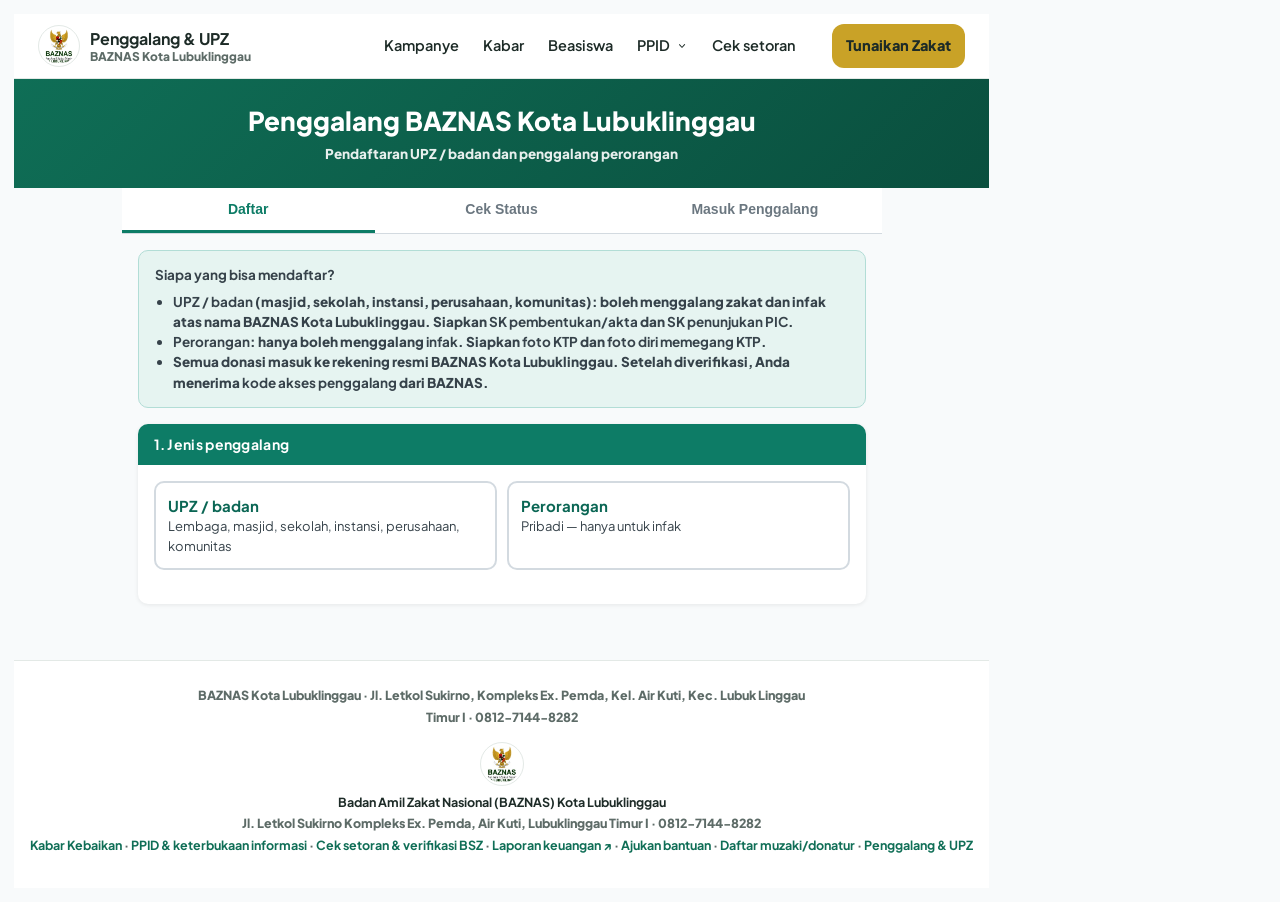
<file: penggalang.html>
<!DOCTYPE html>
<html lang="id">
<head>
<meta charset="UTF-8">
<meta name="robots" content="noindex,nofollow">
<meta name="viewport" content="width=device-width, initial-scale=1.0">
<title>Daftar Penggalang — BAZNAS Kota Lubuklinggau</title>
<meta name="description" content="Pendaftaran penggalang (UPZ/badan & perorangan) BAZNAS Kota Lubuklinggau">
<style>
:root{--teal:#0d7c66;--teal-dark:#0a6654;--teal-light:#e6f4f1;--gold:#c9a227;--red:#c0392b;--g50:#f8fafb;--g100:#f1f4f6;--g300:#d3dae0;--g500:#6b7780;--g700:#36424a;--radius:10px}
*{box-sizing:border-box;margin:0;padding:0}
body{font-family:system-ui,-apple-system,"Segoe UI",Roboto,sans-serif;background:var(--g50);color:var(--g700);font-size:15px;line-height:1.5}
header{background:var(--teal);color:#fff;padding:18px 16px;text-align:center}
header h1{font-size:19px;font-weight:800}
header p{font-size:13px;opacity:.9;margin-top:2px}
.tabs{display:flex;max-width:760px;margin:0 auto;background:#fff;border-bottom:1px solid var(--g300);position:sticky;top:0;z-index:5}
.tabs button{flex:1;padding:13px 8px;border:0;background:none;font-size:14px;font-weight:700;color:var(--g500);border-bottom:3px solid transparent;cursor:pointer}
.tabs button.on{color:var(--teal);border-bottom-color:var(--teal)}
@media(max-width:420px){.tabs button{font-size:12.5px;padding:12px 4px}}
main{max-width:760px;margin:0 auto;padding:16px}
.card{background:#fff;border-radius:var(--radius);box-shadow:0 1px 4px rgba(0,0,0,.08);margin-bottom:16px;overflow:hidden}
.card h2{font-size:14px;background:var(--teal);color:#fff;padding:10px 16px;letter-spacing:.3px}
.card .body{padding:16px}
.intro{background:var(--teal-light);border:1px solid #b2ddd6;border-radius:var(--radius);padding:14px 16px;font-size:13.5px;margin-bottom:16px}
.intro ul{margin:6px 0 0 18px}
.grid{display:grid;grid-template-columns:1fr 1fr;gap:12px}
.full{grid-column:1/-1}
@media(max-width:560px){.grid{grid-template-columns:1fr}}
label{display:block;font-size:13px;font-weight:700;margin-bottom:4px}
label .req{color:var(--red)}
label .hint{font-weight:400;color:var(--g500);font-size:12px}
input,select,textarea{width:100%;padding:10px 12px;border:1.5px solid var(--g300);border-radius:8px;font-size:15px;font-family:inherit;background:#fff;color:inherit}
input:focus,select:focus,textarea:focus{outline:none;border-color:var(--teal);box-shadow:0 0 0 3px rgba(13,124,102,.12)}
textarea{min-height:80px;resize:vertical}
.radio{display:flex;gap:16px;flex-wrap:wrap}
.radio label{font-weight:400;display:flex;align-items:center;gap:6px;cursor:pointer}
.radio input{width:auto}
.upl{border:2px dashed var(--g300);border-radius:8px;padding:12px;text-align:center;font-size:13px;color:var(--g500)}
.upl img{max-width:100%;max-height:160px;margin-top:8px;border-radius:6px}
.upl .ok{color:var(--teal);font-weight:700}
.consent{display:flex;gap:10px;align-items:flex-start;font-size:13.5px}
.consent input{width:20px;height:20px;margin-top:2px;flex:none}
.btn{display:inline-flex;justify-content:center;align-items:center;gap:6px;width:100%;padding:14px;border:0;border-radius:8px;background:var(--teal);color:#fff;font-size:16px;font-weight:800;cursor:pointer}
.btn:disabled{opacity:.6;cursor:wait}
.btn.ghost{background:#fff;color:var(--teal);border:1.5px solid var(--teal)}
.err{background:#fdecea;border:1px solid #f5c6c0;color:var(--red);border-radius:8px;padding:10px 14px;font-size:13.5px;margin-bottom:12px;display:none}
.hasil{text-align:center;padding:24px 16px}
.hasil .no{font-family:ui-monospace,Consolas,monospace;font-size:26px;font-weight:800;color:var(--teal-dark);letter-spacing:1px;background:var(--teal-light);border-radius:8px;padding:12px;margin:12px 0}
.st{display:inline-block;padding:6px 14px;border-radius:20px;font-weight:800;font-size:14px;margin:8px 0}
.st.Berkas{background:#fdecea;color:var(--red)}.st.Menunggu{background:#fff4d6;color:#7c5c00}.st.Dijadwalkan{background:#e3efff;color:#1d4e9e}.st.Diterima{background:var(--teal-light);color:var(--teal-dark)}.st.Tidak{background:#fdecea;color:var(--red)}
.info{display:grid;grid-template-columns:auto 1fr;gap:4px 12px;text-align:left;font-size:14px;margin-top:10px}
.info div:nth-child(odd){color:var(--g500)}
.info div:nth-child(even){font-weight:700}
.hp{position:absolute;left:-9999px;width:1px;height:1px;overflow:hidden}
footer{text-align:center;font-size:12px;color:var(--g500);padding:20px 16px 32px}
.hidden{display:none}
.draf-info{background:#eef6ff;border:1px solid #b9d4f5;color:#1d4e9e;border-radius:8px;padding:10px 14px;font-size:13.5px;margin-bottom:12px}
.draf-info button{border:1px solid #1d4e9e;background:#fff;color:#1d4e9e;border-radius:6px;padding:3px 10px;font-weight:700;margin-left:4px;cursor:pointer}
.tgl3-kotak{display:flex;align-items:center;gap:6px}
.tgl3 .tgl3-kotak input{width:62px;max-width:62px;flex:none;text-align:center;font-size:18px;font-weight:700;letter-spacing:1px;padding:9px 4px}
.tgl3 .tgl3-kotak input.t3-y{width:92px;max-width:92px}
.tgl3-kotak span{width:12px;flex:none;text-align:center;font-size:20px;color:var(--g500);font-weight:700}
.tgl3-ket{display:flex;gap:24px;font-size:11px;color:var(--g500);margin-top:2px}
.tgl3-ket span{width:62px;text-align:center}.tgl3-ket span:nth-child(3){width:92px}
.tgl3-info{font-size:13px;margin-top:3px}
.tgl3-info.ok{color:var(--teal-dark);font-weight:700}
.tgl3-info.salah{color:var(--red);font-weight:700}
.tgl3.salah input{border-color:var(--red)}
.pilih{display:grid;grid-template-columns:1fr 1fr;gap:10px;margin-bottom:14px}
.pilih label{border:2px solid var(--g300);border-radius:10px;padding:12px;cursor:pointer;background:#fff;font-weight:400;display:block}
.pilih label b{display:block;font-size:15px;color:var(--teal-dark)}
.pilih input{position:absolute;opacity:0;pointer-events:none}
.pilih label:has(input:checked){border-color:var(--teal);background:var(--teal-light)}
@media(max-width:560px){.pilih{grid-template-columns:1fr}}
.sub-h{font-weight:800;color:var(--teal-dark);font-size:13.5px;margin:6px 0 -2px;grid-column:1/-1;border-bottom:1px solid var(--g100);padding-bottom:3px}
.pv img{max-width:100%;max-height:160px;border-radius:6px;margin-top:6px;display:block}
.pv .ok{color:var(--teal-dark);font-size:13px;margin-top:4px}
.st.Menunggu{background:#fff4d6;color:#7c5c00}.st.Disetujui{background:var(--teal-light);color:var(--teal-dark)}.st.Ditolak{background:#fdecea;color:var(--red)}
</style>
<link rel="preconnect" href="https://fonts.googleapis.com"><link rel="preconnect" href="https://fonts.gstatic.com" crossorigin>
<link rel="stylesheet" href="https://fonts.googleapis.com/css2?family=Plus+Jakarta+Sans:wght@400;600;700;800&display=swap">
<link rel="stylesheet" href="situs.css">
</head>
<body data-hal="penggalang" class="st">
<script>
/* v16: penjaga browser lama / mode hemat data (ES5 — tetap jalan di browser yang sangat lama) */
(function(){
  var U='https://script.google.com/macros/s/AKfycbwcFWag2lgTgaaV5lKBWU_YDrhSHEAgPgXyrfFR9tq6uRyzrg5t_158fHzSBX6183me/exec',ua=navigator.userAgent||'',hemat=/Opera Mini|OPiOS|UCBrowser|UCWEB|UBrowser/i.test(ua);
  function kirim(j){try{var x=new XMLHttpRequest();x.open('POST',U,true);x.setRequestHeader('Content-Type','text/plain;charset=utf-8');
    x.send(JSON.stringify({aksi:'klien_log',data:{hal:document.body.getAttribute('data-hal')||'publik',jenis:'browser',ket:j,br:ua.slice(0,160)}}));}catch(e){}}
  function pita(t){var d=document.createElement('div');d.id='pita-browser';
    d.setAttribute('style','position:sticky;top:0;z-index:99;background:#fff4d6;color:#7c5c00;border-bottom:2px solid #e0b84a;padding:10px 14px;font:600 14px/1.5 sans-serif;text-align:center');
    d.innerHTML=t+'<br><span style="font-weight:400">Salin alamat ini lalu buka di <b>Google Chrome</b>:</span> <span style="font-family:monospace;word-break:break-all;-webkit-user-select:all;user-select:all">'+String(location.href).split('#')[0].split('?')[0]+'</span>';
    document.body.insertBefore(d,document.body.firstChild);}
  window.addEventListener('load',function(){
    if(!window.__utamaOk){pita('⚠️ Browser di HP ini terlalu lama sehingga formulir tidak dapat dipakai.');kirim('script utama tidak jalan');}
    else if(hemat){pita('⚠️ Anda memakai Opera Mini / UC Browser (mode hemat data). Formulir bisa gagal terkirim.');kirim('browser hemat data');}
  });
})();
</script>
<header class="kb-nav">
  <div class="kb-wrap kb-nav-isi">
    <a class="kb-merek" href="kabar.html"><img src="logo-baznas.jpg" alt="Logo BAZNAS Kota Lubuklinggau" width="42" height="42"><span><b>Penggalang & UPZ</b><small>BAZNAS Kota Lubuklinggau</small></span></a>
    <button type="button" class="kb-burger" id="kb-burger" aria-expanded="false" aria-controls="kb-menu" aria-label="Buka menu">☰</button>
    <nav class="kb-menu" id="kb-menu" aria-label="Menu utama">
      <a href="kabar.html#kampanye">Kampanye</a><a href="kabar.html#kabar">Kabar</a><a href="kabar.html#beasiswa">Beasiswa</a>
      <div class="kb-dd" id="kb-dd">
        <button type="button" class="kb-dd-btn" aria-expanded="false" aria-haspopup="true">PPID <svg width="12" height="12" viewBox="0 0 20 20" fill="currentColor" aria-hidden="true"><path d="M5.2 7.2a.8.8 0 011.1 0L10 11.2l3.7-4a.8.8 0 111.1 1.1l-4.2 4.5a.8.8 0 01-1.1 0L5.2 8.3a.8.8 0 010-1.1z"/></svg></button>
        <div class="kb-dd-isi" role="menu">
          <a role="menuitem" href="ppid.html#profil">Profil PPID<small>Dasar hukum, struktur &amp; kontak</small></a>
          <a role="menuitem" href="ppid.html#berkala">Informasi Berkala<small>Laporan keuangan, kinerja, rencana kerja</small></a>
          <a role="menuitem" href="ppid.html#setiap-saat">Informasi Setiap Saat<small>Regulasi, SOP, keputusan</small></a>
          <a role="menuitem" href="ppid.html#dip">Daftar Informasi Publik<small>Semua dokumen &amp; status keterbukaan</small></a>
          <a role="menuitem" href="ppid.html#permohonan">Permohonan Informasi<small>Formulir &amp; cek status</small></a>
          <a role="menuitem" href="ppid.html#keberatan">Pengajuan Keberatan<small>Alur &amp; formulir keberatan</small></a>
          <a role="menuitem" href="ppid.html#faq">FAQ PPID<small>Pertanyaan yang sering diajukan</small></a>
        </div>
      </div>
      <a href="pengajuan.html#setoran">Cek setoran</a></nav>
    <a class="kb-cta kb-cta-nav" href="kabar.html#zakat">Tunaikan Zakat</a>
  </div>
</header>
<header class="st-judul"><h1>Penggalang BAZNAS Kota Lubuklinggau</h1><p>Pendaftaran UPZ / badan dan penggalang perorangan</p></header>
<nav class="tabs"><button id="tab-f" class="on" onclick="tab('f')">Daftar</button><button id="tab-s" onclick="tab('s')">Cek Status</button><button id="tab-m" onclick="tab('m')">Masuk Penggalang</button></nav>
<main>
<section id="sec-f">
  <div class="intro"><b>Siapa yang bisa mendaftar?</b><ul>
    <li><b>UPZ / badan</b> (masjid, sekolah, instansi, perusahaan, komunitas): boleh menggalang zakat dan infak atas nama BAZNAS Kota Lubuklinggau. Siapkan <b>SK pembentukan/akta</b> dan <b>SK penunjukan PIC</b>.</li>
    <li><b>Perorangan</b>: hanya boleh menggalang <b>infak</b>. Siapkan <b>foto KTP</b> dan <b>foto diri memegang KTP</b>.</li>
    <li>Semua donasi masuk ke rekening resmi BAZNAS Kota Lubuklinggau. Setelah diverifikasi, Anda menerima <b>kode akses penggalang</b> dari BAZNAS.</li></ul></div>
  <div id="form-wrap">
  <div class="err" id="err"></div>
  <div class="card"><h2>1. Jenis penggalang</h2><div class="body">
    <div class="pilih"><label><input type="radio" name="jenis" value="UPZ"><b>UPZ / badan</b><span style="font-size:13px">Lembaga, masjid, sekolah, instansi, perusahaan, komunitas</span></label>
      <label><input type="radio" name="jenis" value="Perorangan"><b>Perorangan</b><span style="font-size:13px">Pribadi — hanya untuk infak</span></label></div>
  </div></div>
  <div id="isi" class="hidden">
  <div class="card"><h2 id="h-data">2. Data penggalang</h2><div class="body"><div id="uf-wadah"></div></div></div>
  <div class="card p-only"><h2>3. Rencana penggalangan</h2><div class="body">
    <label>Untuk apa infak akan digalang? <span class="req">*</span> <span class="hint">(minimal 20 karakter)</span></label><textarea id="rencana" maxlength="800" placeholder="mis. Menggalang infak untuk biaya berobat tetangga di Kel. … yang menderita …"></textarea>
  </div></div>
  <div class="card"><h2>Dokumen</h2><div class="body"><div class="grid">
    <div><label id="l-f1"></label><input type="file" id="f-file_1" accept="image/*,application/pdf"><div class="pv" id="pv-file_1"></div></div>
    <div><label id="l-f2"></label><input type="file" id="f-file_2" accept="image/*,application/pdf"><div class="pv" id="pv-file_2"></div></div>
    <div class="full" style="font-size:12.5px;color:var(--g500)">Foto (JPG/PNG) diperkecil otomatis; PDF maksimal 3 MB. Dokumen disimpan tertutup dan hanya dilihat petugas verifikasi.</div>
  </div></div></div>
  <div class="card"><div class="body">
    <div class="hp"><label>Website</label><input id="website" tabindex="-1" autocomplete="off"></div>
    <label class="consent"><input type="checkbox" id="persetujuan"><span>Saya menyatakan data dan dokumen yang saya kirim benar, bersedia diverifikasi BAZNAS Kota Lubuklinggau, menyalurkan seluruh donasi melalui rekening resmi BAZNAS, dan melaporkan perkembangan penggalangan secara jujur. <span id="p-infak">Sebagai perorangan, saya hanya menggalang infak.</span></span></label>
    <div style="margin-top:14px"><button class="btn" id="btn-kirim" onclick="kirim()">Kirim pendaftaran</button></div>
  </div></div>
  </div>
  </div>
  <div id="hasil" class="card hidden"><div class="hasil">
    <div style="font-size:15px;font-weight:700">Pendaftaran terkirim</div>
    <div class="no" id="no-pg"></div>
    <p style="font-size:13.5px">Simpan nomor ini. Cek status di tab <b>Cek Status</b> dengan nomor dan tanggal lahir Anda. Setelah disetujui, <b>kode akses penggalang</b> diserahkan langsung oleh BAZNAS Kota Lubuklinggau.</p>
    <div style="margin-top:12px"><button class="btn ghost" onclick="tab('s');document.getElementById('s-no').value=document.getElementById('no-pg').textContent">Cek Status</button></div>
  </div></div>
</section>
<section id="sec-s" class="hidden">
  <div class="card"><h2>Cek status pendaftaran</h2><div class="body"><div class="grid">
    <div class="full"><label>Nomor pendaftaran</label><input id="s-no" placeholder="PG-2611-0001" style="text-transform:uppercase" maxlength="18"></div>
    <div class="full"><label>Tanggal lahir (PIC / pendaftar)</label><input id="s-tgl" type="date"></div>
    <div class="full"><button class="btn" id="btn-cek" onclick="cekStatus()">Cek status</button></div></div>
    <div id="s-hasil" class="hidden" style="margin-top:14px;text-align:center"></div></div></div>
</section>
<section id="sec-m" class="hidden">
  <div class="card"><h2>Masuk sebagai penggalang</h2><div class="body">
    <div id="m-login"><label>Kode akses penggalang</label><input id="m-kode" type="password" autocomplete="off" style="text-transform:uppercase">
      <div class="err" id="m-err" style="margin-top:10px"></div>
      <div style="margin-top:12px"><button class="btn" id="btn-masuk" onclick="masukPg()">Masuk</button></div>
      <p style="font-size:12.5px;color:var(--g500);margin-top:10px">Kode akses diberikan BAZNAS setelah pendaftaran disetujui. Kode tidak disimpan di perangkat ini.</p></div>
    <div id="m-profil" class="hidden"></div>
  </div></div>
</section>
</main>
<footer class="st-kaki">
  <div class="st-catatan">BAZNAS Kota Lubuklinggau · Jl. Letkol Sukirno, Kompleks Ex. Pemda, Kel. Air Kuti, Kec. Lubuk Linggau Timur I · 0812-7144-8282</div>
  <img src="logo-baznas.jpg" alt="Logo BAZNAS Kota Lubuklinggau" width="44" height="44"><br>
  <b>Badan Amil Zakat Nasional (BAZNAS) Kota Lubuklinggau</b><br>
  Jl. Letkol Sukirno Kompleks Ex. Pemda, Air Kuti, Lubuklinggau Timur I · 0812-7144-8282<br>
  <a href="kabar.html">Kabar Kebaikan</a> · <a href="ppid.html">PPID &amp; keterbukaan informasi</a> · <a href="pengajuan.html#setoran">Cek setoran &amp; verifikasi BSZ</a> · <a href="https://kotalubuklinggau.baznas.go.id/" target="_blank" rel="noopener noreferrer">Laporan keuangan ↗</a> · <a href="pengajuan.html">Ajukan bantuan</a> · <a href="muzaki.html">Daftar muzaki/donatur</a> · <a href="penggalang.html">Penggalang &amp; UPZ</a>
</footer>

<script>
'use strict';
const DB_URL='https://script.google.com/macros/s/AKfycbwcFWag2lgTgaaV5lKBWU_YDrhSHEAgPgXyrfFR9tq6uRyzrg5t_158fHzSBX6183me/exec';
// ── v16: catat penyebab gagal di HP (tanpa data pribadi), simpan isian sementara, batas waktu kirim ──
window.__utamaOk=true;
const HAL=document.body.dataset.hal||'publik';
function brInfo(){
  const u=navigator.userAgent||'',m=(r)=>{const x=r.exec(u);return x?x[1]:'';};
  let b=/OPR\/|Opera/.test(u)?'Opera '+m(/(?:OPR|Version)\/(\d+)/):/SamsungBrowser/.test(u)?'Samsung '+m(/SamsungBrowser\/(\d+)/):
    /UCBrowser/.test(u)?'UC '+m(/UCBrowser\/(\d+)/):/Edg\//.test(u)?'Edge '+m(/Edg\/(\d+)/):/Firefox\//.test(u)?'Firefox '+m(/Firefox\/(\d+)/):
    /Chrome\//.test(u)?'Chrome '+m(/Chrome\/(\d+)/):/Safari\//.test(u)?'Safari '+m(/Version\/(\d+)/):'lain';
  const app=/FBAN|FBAV/.test(u)?' (Facebook)':/Instagram/.test(u)?' (Instagram)':/WhatsApp/.test(u)?' (WhatsApp)':/; wv\)/.test(u)?' (WebView)':'';
  const os=/Android/.test(u)?'Android '+m(/Android (\d+)/):/iPhone|iPad/.test(u)?'iOS '+m(/OS (\d+)_/):/Windows/.test(u)?'Windows':/Mac OS/.test(u)?'Mac':'lain';
  return b+app+' · '+os+' · '+innerWidth+'px'+(navigator.onLine===false?' · offline':'');
}
let _lapN=0,_galat='';const _lapSdh={};
function lapor(jenis,ket){
  try{
    ket=String(ket||'').replace(/<[^>]+>/g,' ').replace(/\d[\d\s.\-]{5,}\d/g,'#').replace(/\s+/g,' ').trim().slice(0,250);
    const k=jenis+ket;if(_lapSdh[k]||_lapN>=8)return;_lapSdh[k]=1;_lapN++;
    const body=JSON.stringify({aksi:'klien_log',data:{hal:HAL,jenis,ket,br:brInfo()}});
    if(navigator.sendBeacon&&navigator.sendBeacon(DB_URL,new Blob([body],{type:'text/plain;charset=utf-8'})))return;
    fetch(DB_URL,{method:'POST',headers:{'Content-Type':'text/plain;charset=utf-8'},body,keepalive:true}).catch(()=>{});
  }catch(e){}
}
window.addEventListener('error',e=>lapor('error',(e.message||'')+' baris '+(e.lineno||'')));
window.addEventListener('unhandledrejection',e=>lapor('error',String((e.reason&&e.reason.message)||e.reason)));
/** fetch ke server dengan batas waktu; kegagalan dicatat jenisnya (koneksi / timeout). */
async function kirimApi(aksi,data,detik){
  const ac=window.AbortController?new AbortController():null,t=ac?setTimeout(()=>ac.abort(),(detik||45)*1000):0;
  _galat='';
  try{
    const r=await fetch(DB_URL,{method:'POST',headers:{'Content-Type':'text/plain;charset=utf-8'},body:JSON.stringify({aksi,data}),signal:ac?ac.signal:undefined});
    if(!r.ok)throw new Error('HTTP '+r.status);
    const j=await r.json();
    if(j&&j.ok&&(aksi==='ajukan'||aksi==='daftar_muzaki_online'))drafHapus();
    return j;
  }catch(e){
    _galat=(e&&e.name==='AbortError')?'timeout':'koneksi';
    lapor(_galat,aksi+': '+(_galat==='timeout'?'tidak ada jawaban '+(detik||45)+' detik':(e&&e.message)||e));
    throw e;
  }finally{if(t)clearTimeout(t);}
}
/** Bungkus fungsi penampil pesan galat halaman → ikut dicatat (isi angka panjang dibuang). */
function laporPesan(namaFn){
  const asli=window[namaFn];if(typeof asli!=='function')return;
  window[namaFn]=function(){const r=asli.apply(this,arguments);const m=arguments[arguments.length-1];
    // hanya kegagalan yang tidak sampai ke server (penolakan server sudah dicatat oleh server sendiri)
    if(m){const t=String(m).replace(/<[^>]+>/g,' ');
      if(/Mohon lengkapi|Isi ID/i.test(t))lapor('validasi',t);else if(/Gagal terhubung|koneksi/i.test(t))lapor(_galat||'koneksi',t);}
    return r;};
}
// ── Draf isian: tersimpan di tab ini saja (sessionStorage), hilang saat tab ditutup atau setelah berhasil dikirim ──
let _drafKunci='';
function drafHapus(){try{if(_drafKunci)sessionStorage.removeItem(_drafKunci);}catch(e){}}
function drafPasang(formId){
  const f=document.getElementById(formId);if(!f)return;_drafKunci='draf_'+formId;
  const medan=()=>[...f.querySelectorAll('input,select,textarea')].filter(el=>!['file','button','submit'].includes(el.type)&&el.id!=='website'&&el.id!=='persetujuan'&&!/^t3-/.test(el.className)&&(el.id||el.name));
  let tunda=0;
  const simpan=()=>{clearTimeout(tunda);tunda=setTimeout(()=>{const o={};
    medan().forEach(el=>{if(el.type==='radio'){if(el.checked)o['r:'+el.name]=el.value;}else if(el.type==='checkbox'){if(el.id)o['c:'+el.id]=el.checked;}else if(el.id&&el.value)o[el.id]=el.value;});
    try{if(Object.keys(o).length)sessionStorage.setItem(_drafKunci,JSON.stringify(o));}catch(e){}},400);};
  f.addEventListener('input',simpan);f.addEventListener('change',simpan);
  let o=null;try{o=JSON.parse(sessionStorage.getItem(_drafKunci)||'null');}catch(e){}
  if(!o||!Object.keys(o).length)return;
  const picu=el=>{el.dispatchEvent(new Event('input',{bubbles:true}));el.dispatchEvent(new Event('change',{bubbles:true}));};
  Object.keys(o).forEach(k=>{
    if(k.startsWith('r:')){const el=f.querySelector('input[type=radio][name="'+k.slice(2)+'"][value="'+String(o[k]).replace(/"/g,'')+'"]');if(el&&!el.disabled){el.checked=true;picu(el);}}
    else if(k.startsWith('c:')){const el=document.getElementById(k.slice(2));if(el){el.checked=!!o[k];picu(el);}}
    else{const el=document.getElementById(k);if(el&&f.contains(el)){el.value=o[k];picu(el);}}
  });
  const n=document.createElement('div');n.className='draf-info';
  n.innerHTML='📝 <b>Isian Anda sebelumnya dipulihkan.</b> Periksa kembali'+(f.querySelector('input[type=file]')?', lalu pilih ulang foto/berkas':'')+'. <button type="button">Mulai dari kosong</button>';
  n.querySelector('button').onclick=()=>{drafHapus();location.reload();};
  f.insertBefore(n,f.firstChild);
}
// ── v15: Tanggal lahir 3 kotak |DD|MM|YYYY| (nilai tetap dikirim yyyy-mm-dd lewat input tersembunyi) ──
const BLN3=['Januari','Februari','Maret','April','Mei','Juni','Juli','Agustus','September','Oktober','November','Desember'];
function tgl3(id){
  const el=document.getElementById(id);if(!el||el.dataset.tgl3)return;el.dataset.tgl3='1';
  const nat=Object.getOwnPropertyDescriptor(HTMLInputElement.prototype,'value');
  el.type='hidden';
  const w=document.createElement('div');w.className='tgl3';
  w.innerHTML='<div class="tgl3-kotak"><input class="t3-d" inputmode="numeric" maxlength="2" placeholder="DD" aria-label="Tanggal (2 angka)" autocomplete="off">'+
    '<span>/</span><input class="t3-m" inputmode="numeric" maxlength="2" placeholder="MM" aria-label="Bulan (2 angka)" autocomplete="off">'+
    '<span>/</span><input class="t3-y" inputmode="numeric" maxlength="4" placeholder="YYYY" aria-label="Tahun (4 angka)" autocomplete="off"></div>'+
    '<div class="tgl3-ket"><span>Tgl</span><span>Bln</span><span>Tahun</span></div><div class="tgl3-info" aria-live="polite"></div>';
  el.insertAdjacentElement('afterend',w);
  const [d,m,y]=['.t3-d','.t3-m','.t3-y'].map(s=>w.querySelector(s)),info=w.querySelector('.tgl3-info'),kotak=[d,m,y];
  const set=x=>{if(nat.get.call(el)===x)return;nat.set.call(el,x);el.dispatchEvent(new Event('input',{bubbles:true}));el.dispatchEvent(new Event('change',{bubbles:true}));};
  const tampil=(t,ok)=>{info.textContent=t;info.className='tgl3-info'+(t?(ok?' ok':' salah'):'');w.classList.toggle('salah',!!t&&!ok);};
  function hitung(){
    const sd=d.value,sm=m.value,sy=y.value;el.dataset.tgl3Isi=(sd||sm||sy)?'1':'';
    if(!sd&&!sm&&!sy){tampil('');return set('');}
    if(!sd||!sm||sy.length<4){tampil(sy.length&&sy.length<4?'Tahun ditulis 4 angka, mis. 1986':'');return set('');}
    const dd=+sd,mm=+sm,yy=+sy,t=new Date(yy,mm-1,dd),kini=new Date();
    let salah='';
    if(mm<1||mm>12)salah='Bulan harus 01 sampai 12';
    else if(t.getFullYear()!==yy||t.getMonth()!==mm-1||t.getDate()!==dd)salah='Tanggal '+dd+' '+BLN3[mm-1]+' tidak ada';
    else if(t>kini)salah='Tanggal lahir tidak boleh di masa depan';
    else if(yy<kini.getFullYear()-110)salah='Periksa kembali tahun lahir';
    if(salah){tampil('⚠ '+salah);return set('');}
    let u=kini.getFullYear()-yy;if(kini.getMonth()+1<mm||(kini.getMonth()+1===mm&&kini.getDate()<dd))u--;
    tampil('→ '+dd+' '+BLN3[mm-1]+' '+yy+' ('+u+' tahun) ✓',true);
    set(yy+'-'+String(mm).padStart(2,'0')+'-'+String(dd).padStart(2,'0'));
  }
  function isiDari(x){
    const a=/^(\d{4})-(\d{2})-(\d{2})/.exec(String(x||''));
    d.value=a?a[3]:'';m.value=a?a[2]:'';y.value=a?a[1]:'';
    if(a)hitung();else{tampil('');el.dataset.tgl3Isi='';}
  }
  Object.defineProperty(el,'value',{configurable:true,get(){return nat.get.call(el);},set(x){nat.set.call(el,x);isiDari(x);}});
  function tempel(teks){
    teks=String(teks||'').trim();let a=/^(\d{1,2})[\/.\- ](\d{1,2})[\/.\- ](\d{4})$/.exec(teks),b=/^(\d{4})-(\d{1,2})-(\d{1,2})$/.exec(teks);
    if(!a&&!b&&/^\d{8}$/.test(teks))a=[0,teks.slice(0,2),teks.slice(2,4),teks.slice(4)];
    if(!a&&!b)return false;
    d.value=String(a?a[1]:b[3]).padStart(2,'0');m.value=String(a?a[2]:b[2]).padStart(2,'0');y.value=a?a[3]:b[1];hitung();y.focus();y.setSelectionRange(4,4);return true;
  }
  kotak.forEach((k,i)=>{
    k.addEventListener('input',()=>{
      if(/\D/.test(k.value)&&tempel(k.value))return;
      k.value=k.value.replace(/\D/g,'').slice(0,i===2?4:2);
      // ketik 4–9 di kotak tanggal atau 2–9 di kotak bulan → langsung lompat (mis. "5" = 05)
      if(i<2&&k.value.length===1&&+k.value>(i===0?3:1))k.value='0'+k.value;
      if(i<2&&k.value.length===2){kotak[i+1].focus();kotak[i+1].select();}
      hitung();
    });
    k.addEventListener('keydown',e=>{
      if(e.key==='Backspace'&&!k.value&&i>0){const p=kotak[i-1];p.focus();p.setSelectionRange(p.value.length,p.value.length);e.preventDefault();}
      if((e.key==='/'||e.key==='.'||e.key==='-')&&i<2){e.preventDefault();if(k.value.length===1)k.value='0'+k.value;kotak[i+1].focus();kotak[i+1].select();hitung();}
    });
    k.addEventListener('click',()=>{try{k.select();}catch(e){}});
    k.addEventListener('blur',()=>{if(i<2&&k.value.length===1&&+k.value>0){k.value='0'+k.value;hitung();}});
    k.addEventListener('paste',e=>{const t=(e.clipboardData||window.clipboardData).getData('text');if(tempel(t))e.preventDefault();});
  });
  isiDari(nat.get.call(el));
}
/** true bila kotak tanggal diisi tetapi belum benar (dipakai validasi sebelum kirim). */
function tgl3Salah(id){const el=document.getElementById(id);return !!(el&&el.dataset.tgl3Isi&&!el.value);}
// ── v25: KOMPONEN FORM UPZ BERSAMA — dipakai penggalang.html (pendaftaran) & halaman admin (ubah master UPZ) ──
// Satu sumber isian & tampilan supaya kedua halaman tidak berbeda. Nama kunci = kunci pendaftaran;
// UPZF.dariUpz()/UPZF.keUpz() memetakan kontak_* ⇄ nama_pic/telepon/email untuk sheet UPZ.
const UPZF=(function(){
  const KATEGORI=['UPZ OPD','UPZ Kantor Kecamatan','UPZ Kantor Kelurahan','UPZ Masjid','UPZ Sekolah/Madrasah','UPZ Perguruan Tinggi','UPZ Rumah Sakit','UPZ Instansi Vertikal','UPZ BUMN/BUMD','UPZ Dunia Usaha','UPZ Komunitas Profesi','UPZ Pelaku Usaha','UPZ Lainnya'];
  const KECAMATAN=['Lubuk Linggau Barat I','Lubuk Linggau Barat II','Lubuk Linggau Selatan I','Lubuk Linggau Selatan II','Lubuk Linggau Timur I','Lubuk Linggau Timur II','Lubuk Linggau Utara I','Lubuk Linggau Utara II','Luar Kota Lubuklinggau'];
  const BANK=['Bank Syariah Indonesia (BSI)','Bank Sumsel Babel Syariah','Bank Sumsel Babel','BRI','BNI','Bank Mandiri','BCA','BTN','Bank Muamalat','BTPN Syariah','Bank Mega Syariah','Lainnya'];
  const STATUS=['Aktif','Nonaktif','Menunggu SK','SK Berakhir','Perlu Evaluasi'];
  const e=s=>String(s??'').replace(/[&<>"']/g,c=>({'&':'&amp;','<':'&lt;','>':'&gt;','"':'&quot;',"'":'&#39;'}[c]));
  const $=k=>document.getElementById('uf-'+k);
  const w='<span class="uf-w" style="color:#c0392b">*</span>';
  const inp=(k,l,d,x)=>`<div class="uf-f${x&&x.full?' uf-full':''}"><label for="uf-${k}">${l}${x&&x.wajib?' '+w:''}${x&&x.hint?' <span class="uf-hint">'+x.hint+'</span>':''}</label><input id="uf-${k}" ${x&&x.attr||''} maxlength="${x&&x.max||120}" value="${e(d[k])}"></div>`;
  const sel=(k,l,list,val,x)=>{const ada=!val||list.includes(val);return `<div class="uf-f${x&&x.full?' uf-full':''}"><label for="uf-${k}">${l}${x&&x.wajib?' '+w:''}</label><select id="uf-${k}"><option value="">— pilih —</option>${(ada?list:list.concat([val])).map(o=>`<option${o===val?' selected':''}>${e(o)}</option>`).join('')}</select></div>`;};
  const sub=t=>`<div class="uf-sub uf-full">${t}</div>`;
  /** Anggota: JSON [{nama,jabatan,hp}] atau teks koma lama → daftar baris. */
  function anggotaParse(v){
    if(Array.isArray(v))return v;
    let a=null;try{a=JSON.parse(v);}catch(x){}
    if(Array.isArray(a))return a;
    return String(v||'').split(/[,;\n]/).map(s=>s.trim()).filter(Boolean).map(nama=>({nama,jabatan:'',hp:''}));
  }
  function barisAnggota(g){
    return `<div class="uf-ag"><input class="uf-ag-nama" maxlength="80" placeholder="Nama" value="${e(g.nama)}" aria-label="Nama anggota"><input class="uf-ag-jab" maxlength="60" placeholder="Jabatan / bidang" value="${e(g.jabatan)}" aria-label="Jabatan atau bidang"><input class="uf-ag-hp" inputmode="tel" maxlength="20" placeholder="No. HP (opsional)" value="${e(g.hp)}" aria-label="Nomor HP anggota"><button type="button" class="uf-ag-hapus" title="Hapus baris" aria-label="Hapus anggota" onclick="this.parentNode.remove()">✕</button></div>`;
  }
  function tambahAnggota(g){$('ag-baris').insertAdjacentHTML('beforeend',barisAnggota(g||{}));const r=$('ag-baris').lastElementChild;if(!g)r.querySelector('input').focus();}
  /**
   * @param d     data awal (kunci pendaftaran)
   * @param opsi  {jenis:'UPZ'|'Perorangan', mode:'daftar'|'admin', status:[], amilDefault:5}
   */
  function html(d,opsi){
    d=Object.assign({},d||{});if(d.rek_bank==='BSI')d.rek_bank='Bank Syariah Indonesia (BSI)';   // v26: data lama "BSI" = pilihan baku
    const upz=opsi.jenis!=='Perorangan',daftar=opsi.mode==='daftar',bankAda=!d.rek_bank||BANK.includes(d.rek_bank);
    let h='<div class="uf-grid">';
    if(upz){
      h+=sub('Data lembaga / UPZ')+sel('kategori','Kategori UPZ',KATEGORI,d.kategori,{wajib:1,full:1})+inp('nama','Nama lembaga / UPZ',d,{wajib:1,full:1,attr:'placeholder="mis. Masjid Al-Ikhlas Kel. Air Kuti"'});
      h+=sub('Pengurus')+inp('ketua','Ketua',d,{wajib:1})+inp('sekretaris','Sekretaris',d)+inp('bendahara','Bendahara',d,{wajib:1});
      h+=`<div class="uf-f uf-full"><label>Anggota</label><div id="uf-ag-baris">${anggotaParse(d.anggota).map(barisAnggota).join('')}</div>
        <button type="button" class="uf-tambah" onclick="UPZF.tambahAnggota()">+ Tambah anggota</button></div>`;
    }
    h+=sub(upz?'Penanggung jawab (PIC) / kontak':'Data diri')+inp('nama_pic',upz?'Nama PIC / kontak':'Nama lengkap sesuai KTP',d,{wajib:1,full:!daftar||!upz});
    if(daftar&&upz)h+=inp('jabatan_pic','Jabatan PIC di lembaga',d,{wajib:1,attr:'placeholder="mis. Sekretaris DKM"'});
    if(daftar)h+=inp('nik_pic','NIK (16 digit)',d,{wajib:1,max:16,attr:'inputmode="numeric"'})+`<div class="uf-f"><label for="uf-tgl_lahir_pic">Tanggal lahir ${w} <span class="uf-hint">(untuk cek status)</span></label><input id="uf-tgl_lahir_pic" type="date" value="${e(d.tgl_lahir_pic)}"></div>`;
    h+=inp('telepon','No. HP/WA',d,{wajib:1,max:20,attr:'inputmode="tel" placeholder="08…"'})+inp('email','Email',d,{wajib:1,attr:'type="email"'});
    h+=sub('Alamat'+(upz?' lembaga':''))+inp('alamat','Alamat lengkap',d,{wajib:1,full:1,attr:'placeholder="Jalan, RT/RW, nomor"'})+inp('kelurahan','Kelurahan',d,{wajib:1})
      +sel('kecamatan','Kecamatan',KECAMATAN,d.kecamatan,{wajib:1})+inp('kota','Kota',{kota:d.kota||'Kota Lubuklinggau'})+inp('provinsi','Provinsi',{provinsi:d.provinsi||'Sumatera Selatan'})
      +inp('kode_pos','Kode pos',d,{max:5,attr:'inputmode="numeric"'});
    h+=sub('Rekening <span style="font-weight:400">(opsional)</span>')+`<div class="uf-f"><label for="uf-rek_bank_pil">Bank</label><select id="uf-rek_bank_pil" onchange="UPZF.bankUbah()"><option value="">— pilih —</option>${BANK.map(b=>`<option${(bankAda?b===d.rek_bank:b==='Lainnya')?' selected':''}>${e(b)}</option>`).join('')}</select>
      <input id="uf-rek_bank_lain" maxlength="120" placeholder="Tulis nama bank" value="${bankAda?'':e(d.rek_bank)}" style="margin-top:6px${bankAda?';display:none':''}" aria-label="Nama bank lainnya"></div>`
      +inp('rek_nomor','Nomor rekening',d,{max:30,attr:'inputmode="numeric"'})+inp('rek_pemilik','Nama pemilik rekening',d,{full:1});
    if(opsi.mode==='admin'){
      h+=sub('Status &amp; SK')+sel('status','Status',opsi.status||STATUS,d.status||'',{wajib:1})+'<div class="uf-f"></div>'
        +inp('sk_nomor','Nomor SK',d,{max:80,attr:'placeholder="kosongkan bila SK belum terbit"'})+`<div class="uf-f"><label for="uf-sk_tanggal">Tanggal SK</label><input id="uf-sk_tanggal" type="date" value="${e(d.sk_tanggal)}"></div>`
        +`<div class="uf-f"><label for="uf-sk_berlaku_sampai">Berlaku sampai</label><input id="uf-sk_berlaku_sampai" type="date" value="${e(d.sk_berlaku_sampai)}"></div><div class="uf-f"></div>`;
      h+=sub('Hak amil (%)')+inp('amil_zakat_baznas','Zakat — bagian BAZNAS',d,{wajib:1,max:6,attr:'inputmode="decimal"'})+inp('amil_zakat_upz','Zakat — bagian UPZ',{amil_zakat_upz:d.amil_zakat_upz!==undefined&&d.amil_zakat_upz!==''?d.amil_zakat_upz:opsi.amilDefault},{wajib:1,max:6,attr:'inputmode="decimal"'})
        +inp('amil_infak_baznas','Infak — bagian BAZNAS',d,{max:6,attr:'inputmode="decimal"'})+inp('amil_infak_upz','Infak — bagian UPZ',d,{max:6,attr:'inputmode="decimal"'});
      h+=inp('catatan','Catatan',d,{full:1,max:400});
    }
    return h+'</div>';
  }
  /** Pasang perilaku isian (angka saja, dll.) setelah html() dimasukkan ke halaman. */
  function pasang(){
    [['nik_pic',16],['kode_pos',5],['rek_nomor',30]].forEach(([k,n])=>{const el=$(k);if(el)el.addEventListener('input',()=>{el.value=el.value.replace(/\D/g,'').slice(0,n);});});
  }
  function bankUbah(){const l=$('rek_bank_pil').value==='Lainnya';$('rek_bank_lain').style.display=l?'':'none';if(l)$('rek_bank_lain').focus();}
  const v=k=>{const el=$(k);return el?String(el.value||'').trim():undefined;};
  /** Baca semua isian (kunci pendaftaran). Kunci yang tidak dirender tidak ikut. */
  function baca(){
    const o={};
    ['kategori','nama','ketua','sekretaris','bendahara','nama_pic','jabatan_pic','nik_pic','tgl_lahir_pic','telepon','email','alamat','kelurahan','kecamatan','kota','provinsi','kode_pos','rek_nomor','rek_pemilik',
      'status','sk_nomor','sk_tanggal','sk_berlaku_sampai','amil_zakat_baznas','amil_zakat_upz','amil_infak_baznas','amil_infak_upz','catatan'].forEach(k=>{const x=v(k);if(x!==undefined)o[k]=x;});
    const pil=v('rek_bank_pil');o.rek_bank=pil==='Lainnya'?v('rek_bank_lain'):pil||'';
    if($('ag-baris'))o.anggota=[...$('ag-baris').children].map(r=>({nama:r.querySelector('.uf-ag-nama').value.trim(),jabatan:r.querySelector('.uf-ag-jab').value.trim(),hp:r.querySelector('.uf-ag-hp').value.trim()})).filter(g=>g.nama);
    if(o.rek_nomor!==undefined)o.rek_nomor=o.rek_nomor.replace(/\D/g,'');
    return o;
  }
  /** Daftar kekurangan (aturan sama dengan server). */
  function periksa(o,opsi){
    const upz=opsi.jenis!=='Perorangan',k=[];
    if(upz){if(!o.kategori)k.push('kategori UPZ');if((o.nama||'').length<3)k.push('nama lembaga');if(!o.ketua)k.push('ketua');if(!o.bendahara)k.push('bendahara');
      if(opsi.mode==='daftar'&&!o.jabatan_pic)k.push('jabatan PIC');}
    if((o.nama_pic||'').length<3)k.push(upz?'nama PIC/kontak':'nama lengkap');
    if(opsi.mode==='daftar'){if(!/^\d{16}$/.test(o.nik_pic||''))k.push('NIK 16 digit');if(!o.tgl_lahir_pic)k.push('tanggal lahir');}
    if(!/^(\+?62|0)8\d{7,12}$/.test((o.telepon||'').replace(/[\s-]/g,'')))k.push('nomor HP/WA');
    if(!/^[^\s@]+@[^\s@]+\.[^\s@]{2,}$/.test(o.email||''))k.push('email');
    if(!o.alamat||!o.kelurahan||!o.kecamatan)k.push('alamat, kelurahan, kecamatan');
    if(o.kode_pos&&!/^\d{5}$/.test(o.kode_pos))k.push('kode pos 5 digit');
    if((o.rek_nomor||o.rek_bank||o.rek_pemilik)&&!(o.rek_nomor&&o.rek_bank&&o.rek_pemilik))k.push('lengkapi bank, nomor, dan pemilik rekening');
    (o.anggota||[]).forEach(g=>{if(g.hp&&!/^(\+?62|0)8\d{7,12}$/.test(g.hp.replace(/[\s-]/g,'')))k.push('No. HP anggota '+g.nama);});
    if(opsi.mode==='admin'&&!o.status)k.push('status');
    return k;
  }
  const dariUpz=u=>Object.assign({},u,{nama_pic:u.kontak_nama,telepon:u.kontak_telepon,email:u.kontak_email});
  const keUpz=o=>{const x=Object.assign({},o,{kontak_nama:o.nama_pic,kontak_telepon:o.telepon,kontak_email:o.email,lengkap:true});delete x.nama_pic;delete x.telepon;delete x.email;return x;};
  const CSS=`.uf-grid{display:grid;grid-template-columns:1fr 1fr;gap:10px 12px}.uf-full{grid-column:1/-1}.uf-f label{display:block;font-size:13px;font-weight:700;margin-bottom:4px}
    .uf-hint{font-weight:400;color:#6b7780;font-size:12px}.uf-f input,.uf-f select{width:100%}.uf-sub{font-weight:800;color:#0a6654;font-size:13.5px;margin:6px 0 -2px;border-bottom:1px solid #e5e9ec;padding-bottom:3px}
    .uf-ag{display:grid;grid-template-columns:1.4fr 1.2fr 1fr auto;gap:6px;margin-bottom:6px}.uf-ag-hapus{border:1px solid #f5c6c0;background:#fff;color:#c0392b;border-radius:8px;padding:0 12px;cursor:pointer;font-size:15px}
    .uf-tambah{border:1.5px dashed #0d7c66;background:#fff;color:#0a6654;border-radius:8px;padding:8px 12px;font-weight:700;cursor:pointer;width:100%}
    @media(max-width:560px){.uf-grid{grid-template-columns:1fr}.uf-ag{grid-template-columns:1fr auto;background:#f6fbfa;border:1px solid #d3e8e3;border-radius:10px;padding:8px;margin-bottom:10px}.uf-ag .uf-ag-nama{grid-column:1/2}.uf-ag .uf-ag-hapus{grid-row:1/4;grid-column:2}}`;
  (function(){const st=document.createElement('style');st.textContent=CSS;document.head.appendChild(st);})();
  return {html,pasang,baca,periksa,tambahAnggota,bankUbah,anggotaParse,dariUpz,keUpz,KATEGORI,BANK,KECAMATAN};
})();
const BERKAS={UPZ:['SK pembentukan / akta lembaga','SK penunjukan PIC'],Perorangan:['Foto KTP','Foto diri memegang KTP']};
const dok={file_1:null,file_2:null};let token='';
const $=id=>document.getElementById(id);
const esc=s=>String(s??'').replace(/[&<>"']/g,c=>({'&':'&amp;','<':'&lt;','>':'&gt;','"':'&quot;',"'":'&#39;'}[c]));
tgl3('s-tgl');
function tab(t){['f','s','m'].forEach(x=>{$('sec-'+x).classList.toggle('hidden',t!==x);$('tab-'+x).classList.toggle('on',t===x);});window.scrollTo({top:0});}
const jenis=()=>{const r=document.querySelector('input[name=jenis]:checked');return r?r.value:'';};
document.querySelectorAll('input[name=jenis]').forEach(r=>r.addEventListener('change',()=>{
  const j=jenis(),u=j==='UPZ',lama=$('uf-wadah').children.length?UPZF.baca():{};$('isi').classList.remove('hidden');
  $('uf-wadah').innerHTML=UPZF.html(lama,{jenis:j,mode:'daftar'});UPZF.pasang();tgl3('uf-tgl_lahir_pic');
  document.querySelectorAll('.p-only').forEach(e=>e.classList.toggle('hidden',u));
  $('h-data').textContent=u?'2. Data lembaga, pengurus & PIC':'2. Data diri';
  $('l-f1').innerHTML=esc(BERKAS[j][0])+' <span class="req">*</span>';$('l-f2').innerHTML=esc(BERKAS[j][1])+' <span class="req">*</span>';$('p-infak').classList.toggle('hidden',u);
  ['file_1','file_2'].forEach(k=>{dok[k]=null;$('f-'+k).value='';$('pv-'+k).innerHTML='';});
  $('f-file_2').setAttribute('capture',u?'':'user');if(u)$('f-file_2').removeAttribute('capture');
}));
function bacaFile(file){return new Promise((ok,no)=>{const fr=new FileReader();fr.onload=()=>ok(fr.result);fr.onerror=no;fr.readAsDataURL(file);});}
async function kompres(file){
  if(file.type==='application/pdf'){if(file.size>3*1024*1024)throw new Error('File PDF maksimal 3 MB.');const u=await bacaFile(file);return{mime:'application/pdf',base64:u.split(',')[1],preview:null};}
  if(!/^image\//.test(file.type))throw new Error('Hanya foto (JPG/PNG) atau PDF.');
  const url=await bacaFile(file),img=await new Promise((ok,no)=>{const i=new Image();i.onload=()=>ok(i);i.onerror=()=>no(new Error('Foto tidak bisa dibaca. Coba foto ulang.'));i.src=url;});
  const sk=Math.min(1,1600/Math.max(img.width,img.height)),c=document.createElement('canvas');c.width=Math.round(img.width*sk);c.height=Math.round(img.height*sk);
  c.getContext('2d').drawImage(img,0,0,c.width,c.height);const out=c.toDataURL('image/jpeg',0.8);return{mime:'image/jpeg',base64:out.split(',')[1],preview:out};
}
['file_1','file_2'].forEach(k=>$('f-'+k).addEventListener('change',async e=>{
  const pv=$('pv-'+k);dok[k]=null;pv.innerHTML='';const f=e.target.files[0];if(!f)return;pv.textContent='Memproses…';
  try{dok[k]=await kompres(f);pv.innerHTML='<div class="ok">✓ '+esc(f.name)+'</div>'+(dok[k].preview?'<img src="'+dok[k].preview+'" alt="pratinjau">':'');}
  catch(err){pv.innerHTML='<span style="color:var(--red)">'+esc(err.message)+'</span>';e.target.value='';}
}));
const v=id=>($(id).value||'').trim();
function galat(m){const e=$('err');e.innerHTML=m;e.style.display='block';e.scrollIntoView({behavior:'smooth',block:'center'});}
async function kirim(){
  $('err').style.display='none';const j=jenis(),u=j==='UPZ';
  if(!j)return galat('Pilih jenis penggalang dulu.');
  const o=UPZF.baca(),e=UPZF.periksa(o,{jenis:j,mode:'daftar'});
  if(!u&&v('rencana').length<20)e.push('rencana penggalangan (min. 20 karakter)');
  if(!dok.file_1)e.push(BERKAS[j][0]);if(!dok.file_2)e.push(BERKAS[j][1]);if(!$('persetujuan').checked)e.push('centang persetujuan');
  if(e.length)return galat('<b>Mohon lengkapi:</b> '+e.map(esc).join(', ')+'.');
  const data=Object.assign(o,{jenis:j,website:v('website'),persetujuan:true,rencana:u?'':v('rencana'),file_1:{mime:dok.file_1.mime,base64:dok.file_1.base64},file_2:{mime:dok.file_2.mime,base64:dok.file_2.base64}});
  const b=$('btn-kirim');b.disabled=true;b.textContent='Mengirim…';
  try{const r=await kirimApi('penggalang_daftar',data,120);
    if(!r.ok)return galat(esc(r.pesan||'Pendaftaran ditolak.'));
    $('form-wrap').classList.add('hidden');$('no-pg').textContent=r.no_daftar;$('hasil').classList.remove('hidden');window.scrollTo({top:0});
  }catch(err){galat('Gagal terhubung. Periksa sinyal lalu tekan Kirim lagi — isian Anda tidak hilang.');}
  finally{b.disabled=false;b.textContent='Kirim pendaftaran';}
}
async function cekStatus(){
  const box=$('s-hasil'),no=v('s-no').toUpperCase(),tgl=v('s-tgl');box.classList.remove('hidden');
  if(!/^PG-(UJI-)?\d{4}-\d{4}$/.test(no)||!tgl){box.innerHTML='<p style="color:var(--red)">Isi nomor pendaftaran (contoh PG-2611-0001) dan tanggal lahir.</p>';return;}
  box.textContent='Memeriksa…';
  try{const r=await kirimApi('penggalang_status',{no,tgl_lahir:tgl},45);
    if(!r.ok){box.innerHTML='<p style="color:var(--red)">'+esc(r.pesan)+'</p>';return;}
    box.innerHTML='<div class="st '+esc(String(r.status).split(' ')[0])+'">'+esc(r.status)+'</div><div class="info"><div>Nomor</div><div>'+esc(r.no_daftar)+'</div><div>Jenis</div><div>'+esc(r.jenis==='UPZ'?'UPZ / badan':'Perorangan')+'</div><div>Nama</div><div>'+esc(r.nama)+'</div>'+(r.kode_upz?'<div>Kode UPZ</div><div>'+esc(r.kode_upz)+'</div>':'')+'</div><p style="margin-top:10px;font-size:13.5px">'+esc(r.keterangan)+(r.alasan?'<br><b>Alasan:</b> '+esc(r.alasan):'')+'</p>';
  }catch(err){box.innerHTML='<p style="color:var(--red)">Gagal terhubung. Coba lagi.</p>';}
}
async function masukPg(){
  const kode=v('m-kode').toUpperCase(),er=$('m-err');er.style.display='none';if(!kode)return;
  const b=$('btn-masuk');b.disabled=true;
  try{
    token=kode;let r=await fetch(DB_URL,{method:'POST',headers:{'Content-Type':'text/plain;charset=utf-8'},body:JSON.stringify({aksi:'penggalang_profil',token:kode})}).then(x=>x.json());
    if(!r.ok){token='';er.textContent=r.kode==='PERAN'?'Kode ini bukan kode akses penggalang.':(r.pesan||'Kode akses tidak valid.');er.style.display='block';return;}
    const p=r.profil;$('m-kode').value='';$('m-login').classList.add('hidden');const el=$('m-profil');el.classList.remove('hidden');
    el.innerHTML='<div class="info"><div>Penggalang</div><div>'+esc(p.upz?p.upz.nama:p.nama)+'</div><div>Jenis</div><div>'+esc(p.jenis==='UPZ'?'UPZ / badan':'Perorangan (infak)')+'</div>'+(p.upz?'<div>Kode UPZ</div><div>'+esc(p.upz.kode)+'</div><div>Kategori</div><div>'+esc(p.upz.kategori)+'</div><div>Status</div><div>'+esc(p.upz.status)+'</div>'+(p.upz.sk_nomor?'<div>SK</div><div>'+esc(p.upz.sk_nomor)+'</div>':''):'<div>Nomor</div><div>'+esc(p.ref)+'</div>')+'</div>'+
      '<div class="intro" style="margin-top:14px">Pengajuan kampanye penggalangan akan tersedia di halaman ini pada tahap berikutnya.</div><button class="btn ghost" onclick="keluarPg()">Keluar</button>';
  }catch(err){token='';er.textContent='Gagal terhubung. Coba lagi.';er.style.display='block';}
  finally{b.disabled=false;}
}
function keluarPg(){token='';$('m-profil').classList.add('hidden');$('m-profil').innerHTML='';$('m-login').classList.remove('hidden');}
</script>
<script src="situs.js" defer></script>
</body>
</html>
</file>
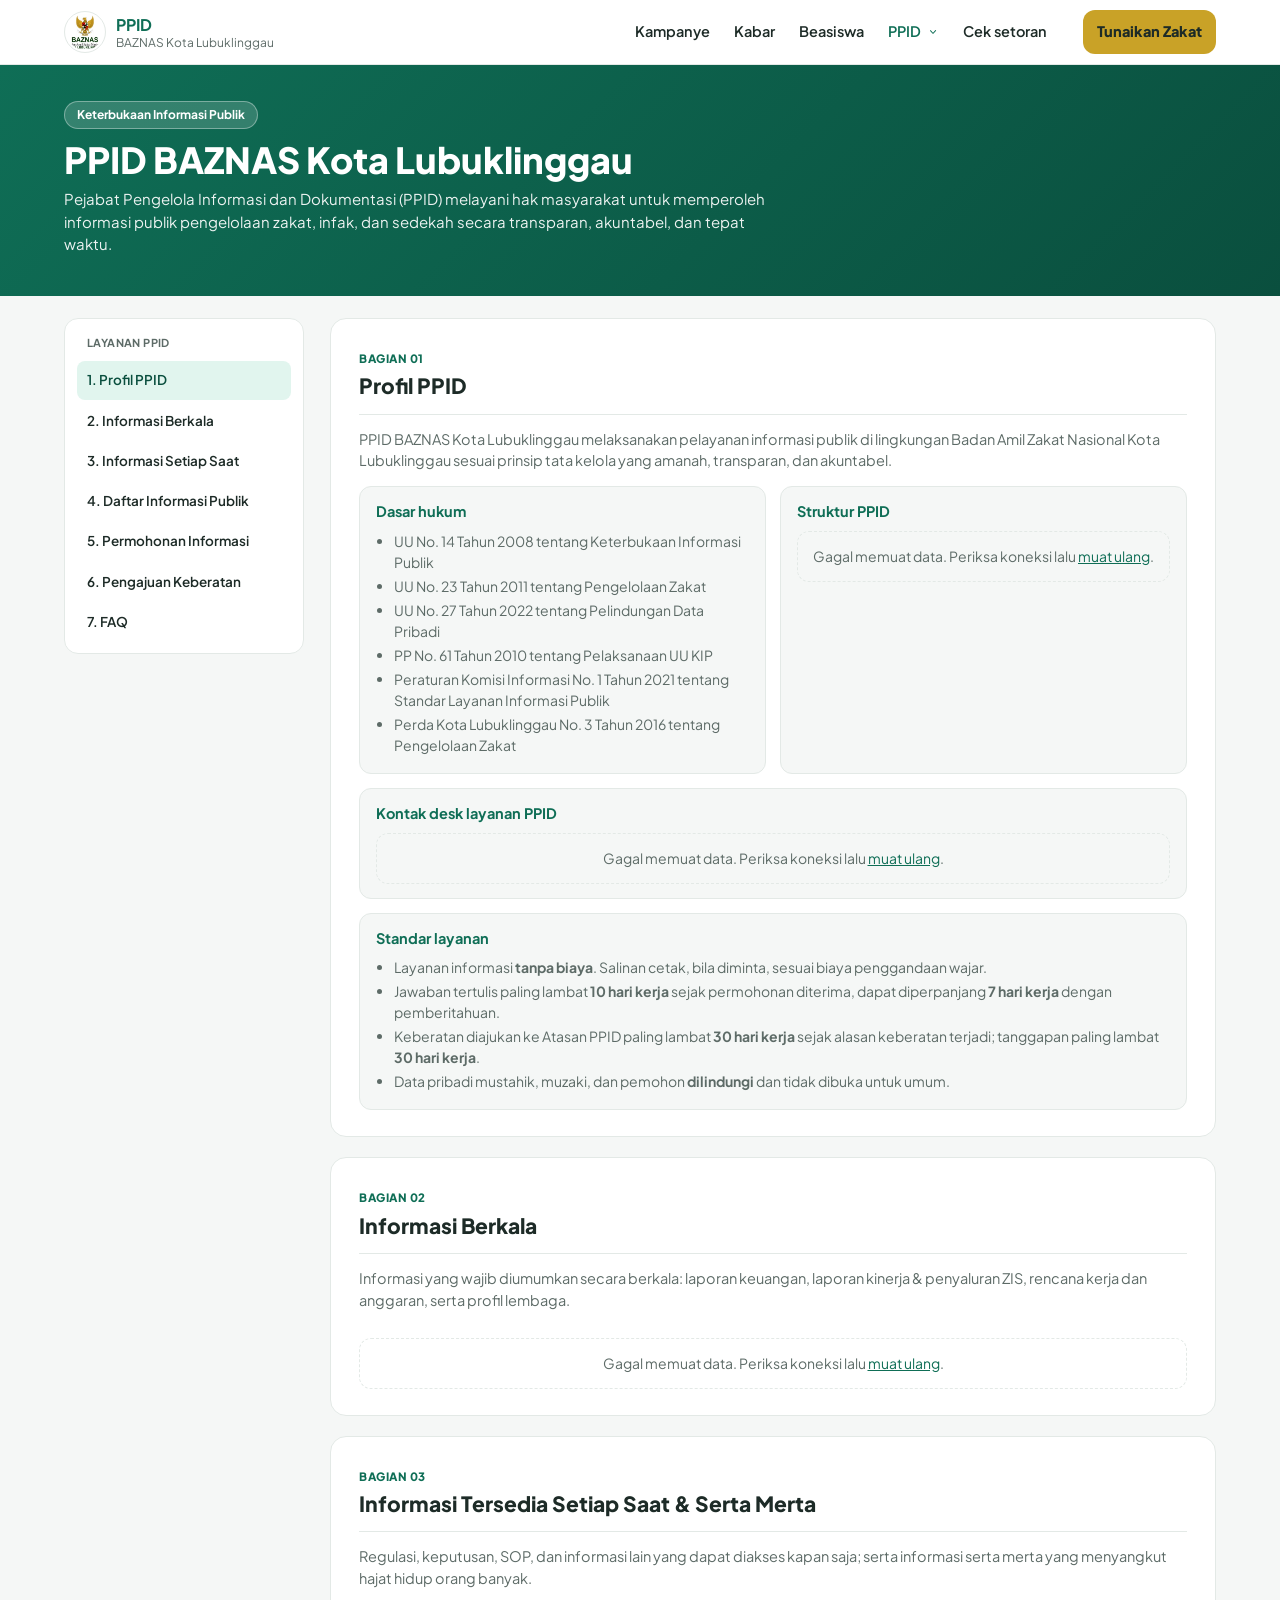
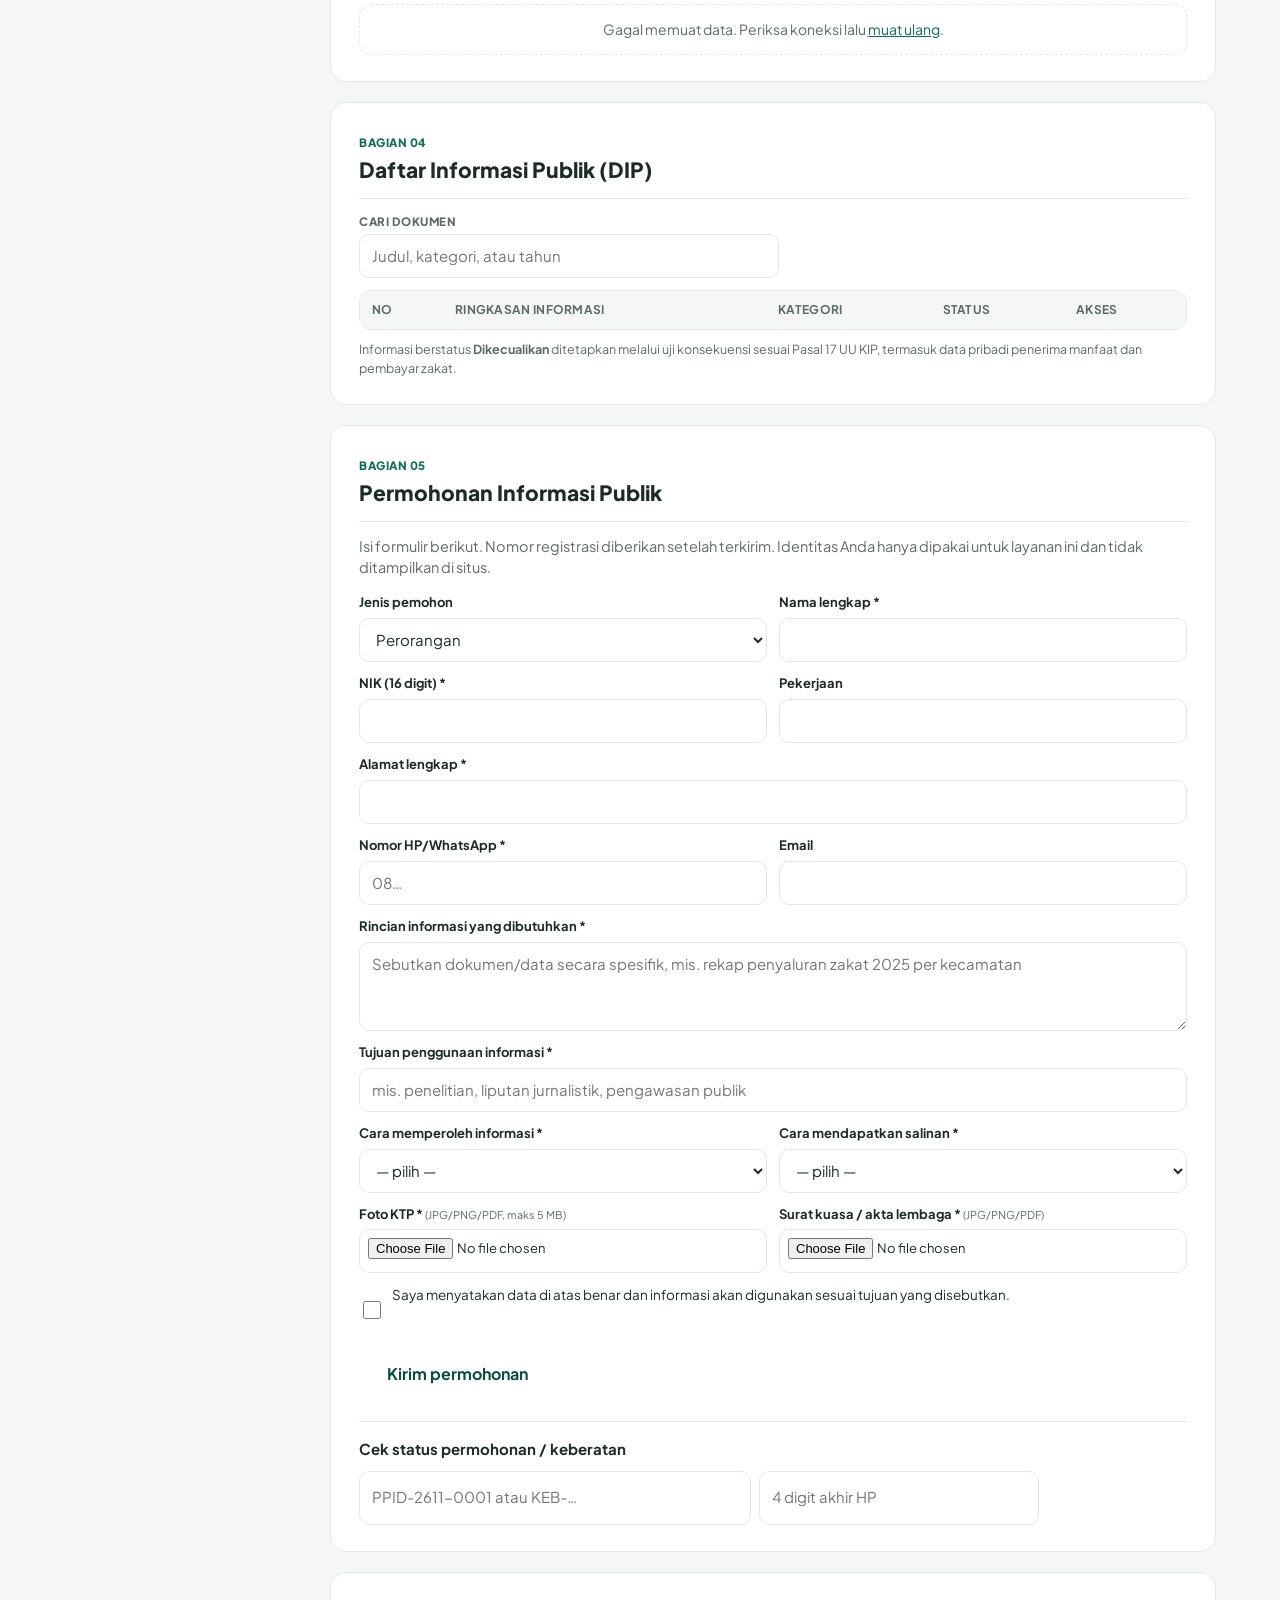
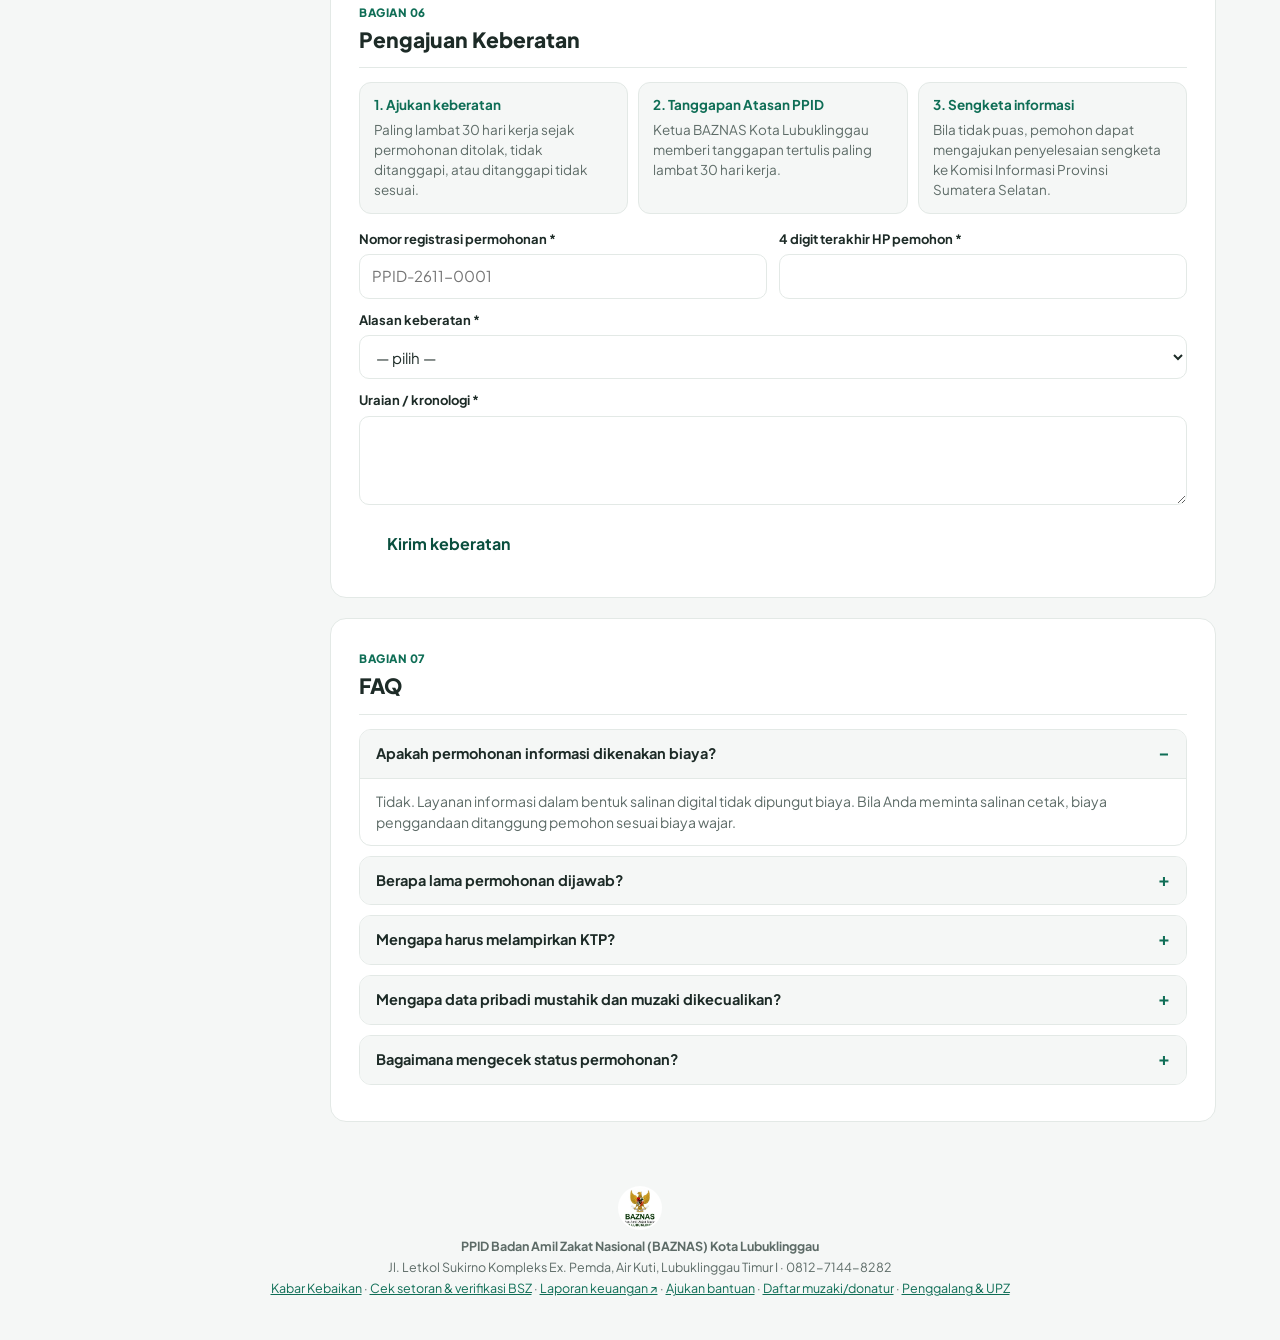
<file: ppid.html>
<!DOCTYPE html>
<html lang="id">
<head>
<meta charset="UTF-8">
<meta name="viewport" content="width=device-width, initial-scale=1">
<title>PPID — BAZNAS Kota Lubuklinggau</title>
<meta name="description" content="Pejabat Pengelola Informasi dan Dokumentasi (PPID) BAZNAS Kota Lubuklinggau: informasi berkala, informasi setiap saat, Daftar Informasi Publik, permohonan informasi, dan pengajuan keberatan.">
<meta name="theme-color" content="#0F6E56">
<meta property="og:type" content="website">
<meta property="og:site_name" content="BAZNAS Kota Lubuklinggau">
<meta property="og:title" content="PPID — BAZNAS Kota Lubuklinggau">
<meta property="og:description" content="Layanan informasi publik BAZNAS Kota Lubuklinggau: dokumen, permohonan informasi, dan keberatan.">
<meta property="og:image" content="https://baznaskotallg.vercel.app/logo-baznas.jpg">
<meta property="og:url" content="https://baznaskotallg.vercel.app/ppid.html">
<link rel="canonical" href="https://baznaskotallg.vercel.app/ppid.html">
<meta name="robots" content="index,follow">
<script async src="https://www.googletagmanager.com/gtag/js?id=G-CFRHQEK28K"></script>
<script>window.dataLayer=window.dataLayer||[];function gtag(){dataLayer.push(arguments);}gtag("js",new Date());gtag("config","G-CFRHQEK28K",{allow_google_signals:false,allow_ad_personalization_signals:false});</script>
<link rel="icon" href="/logo-baznas.jpg">
<link rel="preconnect" href="https://fonts.googleapis.com">
<link rel="preconnect" href="https://fonts.gstatic.com" crossorigin>
<link rel="stylesheet" href="https://fonts.googleapis.com/css2?family=Plus+Jakarta+Sans:wght@400;600;700;800&display=swap">
<link rel="stylesheet" href="kabar.css">
<link rel="stylesheet" href="ppid.css">
</head>
<body class="kb pp">
<header class="kb-nav">
  <div class="kb-wrap kb-nav-isi">
    <a class="kb-merek" href="kabar.html"><img src="logo-baznas.jpg" alt="Logo BAZNAS Kota Lubuklinggau" width="42" height="42"><span><b>PPID</b><small>BAZNAS Kota Lubuklinggau</small></span></a>
    <button type="button" class="kb-burger" id="kb-burger" aria-expanded="false" aria-controls="kb-menu" aria-label="Buka menu">☰</button>
    <nav class="kb-menu" id="kb-menu" aria-label="Menu utama">
      <a href="kabar.html#kampanye">Kampanye</a><a href="kabar.html#kabar">Kabar</a><a href="kabar.html#beasiswa">Beasiswa</a>
      <div class="kb-dd" id="kb-dd">
        <button type="button" class="kb-dd-btn kb-aktif" aria-expanded="false" aria-haspopup="true">PPID <svg width="12" height="12" viewBox="0 0 20 20" fill="currentColor" aria-hidden="true"><path d="M5.2 7.2a.8.8 0 011.1 0L10 11.2l3.7-4a.8.8 0 111.1 1.1l-4.2 4.5a.8.8 0 01-1.1 0L5.2 8.3a.8.8 0 010-1.1z"/></svg></button>
        <div class="kb-dd-isi" role="menu">
          <a role="menuitem" href="#profil">Profil PPID<small>Dasar hukum, struktur &amp; kontak</small></a>
          <a role="menuitem" href="#berkala">Informasi Berkala<small>Laporan keuangan, kinerja, rencana kerja</small></a>
          <a role="menuitem" href="#setiap-saat">Informasi Setiap Saat<small>Regulasi, SOP, keputusan</small></a>
          <a role="menuitem" href="#dip">Daftar Informasi Publik<small>Semua dokumen &amp; status keterbukaan</small></a>
          <a role="menuitem" href="#permohonan">Permohonan Informasi<small>Formulir &amp; cek status</small></a>
          <a role="menuitem" href="#keberatan">Pengajuan Keberatan<small>Alur &amp; formulir keberatan</small></a>
          <a role="menuitem" href="#faq">FAQ PPID<small>Pertanyaan yang sering diajukan</small></a>
        </div>
      </div>
      <a href="pengajuan.html#setoran">Cek setoran</a></nav>
    <a class="kb-cta kb-cta-nav" href="kabar.html#zakat">Tunaikan Zakat</a>
  </div>
</header>

<section class="pp-hero">
  <div class="kb-wrap">
    <span class="pp-badge">Keterbukaan Informasi Publik</span>
    <h1>PPID BAZNAS Kota Lubuklinggau</h1>
    <p>Pejabat Pengelola Informasi dan Dokumentasi (PPID) melayani hak masyarakat untuk memperoleh informasi publik pengelolaan zakat, infak, dan sedekah secara transparan, akuntabel, dan tepat waktu.</p>
  </div>
</section>

<main class="kb-wrap pp-tata">
  <aside class="pp-samping" aria-label="Navigasi halaman PPID">
    <b>Layanan PPID</b>
    <a href="#profil">1. Profil PPID</a><a href="#berkala">2. Informasi Berkala</a><a href="#setiap-saat">3. Informasi Setiap Saat</a>
    <a href="#dip">4. Daftar Informasi Publik</a><a href="#permohonan">5. Permohonan Informasi</a><a href="#keberatan">6. Pengajuan Keberatan</a><a href="#faq">7. FAQ</a>
  </aside>

  <div class="pp-isi">
    <section class="pp-kartu" id="profil">
      <div class="pp-kepala"><span>Bagian 01</span><h2>Profil PPID</h2></div>
      <p class="pp-redup">PPID BAZNAS Kota Lubuklinggau melaksanakan pelayanan informasi publik di lingkungan Badan Amil Zakat Nasional Kota Lubuklinggau sesuai prinsip tata kelola yang amanah, transparan, dan akuntabel.</p>
      <div class="pp-grid2">
        <div class="pp-kotak"><h3>Dasar hukum</h3><ul>
          <li>UU No. 14 Tahun 2008 tentang Keterbukaan Informasi Publik</li>
          <li>UU No. 23 Tahun 2011 tentang Pengelolaan Zakat</li>
          <li>UU No. 27 Tahun 2022 tentang Pelindungan Data Pribadi</li>
          <li>PP No. 61 Tahun 2010 tentang Pelaksanaan UU KIP</li>
          <li>Peraturan Komisi Informasi No. 1 Tahun 2021 tentang Standar Layanan Informasi Publik</li>
          <li>Perda Kota Lubuklinggau No. 3 Tahun 2016 tentang Pengelolaan Zakat</li></ul></div>
        <div class="pp-kotak"><h3>Struktur PPID</h3><div id="pp-struktur"><div class="kb-skel" style="height:120px"></div></div></div>
        <div class="pp-kotak pp-penuh"><h3>Kontak desk layanan PPID</h3><div id="pp-kontak"><div class="kb-skel" style="height:60px"></div></div></div>
        <div class="pp-kotak pp-penuh"><h3>Standar layanan</h3><ul>
          <li>Layanan informasi <b>tanpa biaya</b>. Salinan cetak, bila diminta, sesuai biaya penggandaan wajar.</li>
          <li>Jawaban tertulis paling lambat <b>10 hari kerja</b> sejak permohonan diterima, dapat diperpanjang <b>7 hari kerja</b> dengan pemberitahuan.</li>
          <li>Keberatan diajukan ke Atasan PPID paling lambat <b>30 hari kerja</b> sejak alasan keberatan terjadi; tanggapan paling lambat <b>30 hari kerja</b>.</li>
          <li>Data pribadi mustahik, muzaki, dan pemohon <b>dilindungi</b> dan tidak dibuka untuk umum.</li></ul></div>
      </div>
    </section>

    <section class="pp-kartu" id="berkala">
      <div class="pp-kepala"><span>Bagian 02</span><h2>Informasi Berkala</h2></div>
      <p class="pp-redup">Informasi yang wajib diumumkan secara berkala: laporan keuangan, laporan kinerja &amp; penyaluran ZIS, rencana kerja dan anggaran, serta profil lembaga.</p>
      <div class="pp-tab" id="pp-periode" role="tablist" aria-label="Pilih periode"></div>
      <div class="pp-dok" id="pp-berkala"><div class="kb-skel" style="height:70px"></div></div>
    </section>

    <section class="pp-kartu" id="setiap-saat">
      <div class="pp-kepala"><span>Bagian 03</span><h2>Informasi Tersedia Setiap Saat &amp; Serta Merta</h2></div>
      <p class="pp-redup">Regulasi, keputusan, SOP, dan informasi lain yang dapat diakses kapan saja; serta informasi serta merta yang menyangkut hajat hidup orang banyak.</p>
      <div class="pp-dok" id="pp-setiap"><div class="kb-skel" style="height:70px"></div></div>
    </section>

    <section class="pp-kartu" id="dip">
      <div class="pp-kepala"><span>Bagian 04</span><h2>Daftar Informasi Publik (DIP)</h2></div>
      <label class="pp-cari"><span class="kb-saring-lbl">Cari dokumen</span><input type="search" id="pp-cari" placeholder="Judul, kategori, atau tahun" autocomplete="off"></label>
      <div class="pp-tabel"><table><thead><tr><th>No</th><th>Ringkasan informasi</th><th>Kategori</th><th>Status</th><th>Akses</th></tr></thead>
        <tbody id="pp-dip"><tr><td colspan="5"><div class="kb-skel" style="height:40px;margin:0"></div></td></tr></tbody></table></div>
      <p class="pp-catatan">Informasi berstatus <b>Dikecualikan</b> ditetapkan melalui uji konsekuensi sesuai Pasal 17 UU KIP, termasuk data pribadi penerima manfaat dan pembayar zakat.</p>
    </section>

    <section class="pp-kartu" id="permohonan">
      <div class="pp-kepala"><span>Bagian 05</span><h2>Permohonan Informasi Publik</h2></div>
      <p class="pp-redup">Isi formulir berikut. Nomor registrasi diberikan setelah terkirim. Identitas Anda hanya dipakai untuk layanan ini dan tidak ditampilkan di situs.</p>
      <form id="pp-f-mohon" class="pp-form" novalidate>
        <div class="pp-fld"><label for="pm-jenis">Jenis pemohon</label><select id="pm-jenis"><option>Perorangan</option><option>Lembaga</option></select></div>
        <div class="pp-fld"><label for="pm-nama">Nama lengkap *</label><input id="pm-nama" maxlength="120" autocomplete="name"></div>
        <div class="pp-fld"><label for="pm-nik">NIK (16 digit) *</label><input id="pm-nik" inputmode="numeric" maxlength="16" autocomplete="off"></div>
        <div class="pp-fld"><label for="pm-pek">Pekerjaan</label><input id="pm-pek" maxlength="80"></div>
        <div class="pp-fld pp-penuh"><label for="pm-alamat">Alamat lengkap *</label><input id="pm-alamat" maxlength="250" autocomplete="street-address"></div>
        <div class="pp-fld"><label for="pm-hp">Nomor HP/WhatsApp *</label><input id="pm-hp" inputmode="tel" maxlength="16" autocomplete="tel" placeholder="08…"></div>
        <div class="pp-fld"><label for="pm-email">Email</label><input id="pm-email" type="email" maxlength="120" autocomplete="email"></div>
        <div class="pp-fld pp-penuh"><label for="pm-rincian">Rincian informasi yang dibutuhkan *</label><textarea id="pm-rincian" rows="3" maxlength="1500" placeholder="Sebutkan dokumen/data secara spesifik, mis. rekap penyaluran zakat 2025 per kecamatan"></textarea></div>
        <div class="pp-fld pp-penuh"><label for="pm-tujuan">Tujuan penggunaan informasi *</label><input id="pm-tujuan" maxlength="600" placeholder="mis. penelitian, liputan jurnalistik, pengawasan publik"></div>
        <div class="pp-fld"><label for="pm-cara">Cara memperoleh informasi *</label><select id="pm-cara"><option value="">— pilih —</option><option>Melihat/membaca/mencatat</option><option>Mendapatkan salinan</option></select></div>
        <div class="pp-fld" id="pm-salinan-w" hidden><label for="pm-salinan">Cara mendapatkan salinan *</label><select id="pm-salinan"><option value="">— pilih —</option><option>Email</option><option>WhatsApp</option><option>Mengambil langsung</option><option>Pos</option></select></div>
        <div class="pp-fld"><label for="pm-ktp">Foto KTP * <small>(JPG/PNG/PDF, maks 5 MB)</small></label><input id="pm-ktp" type="file" accept="image/jpeg,image/png,application/pdf"></div>
        <div class="pp-fld" id="pm-kuasa-w" hidden><label for="pm-kuasa">Surat kuasa / akta lembaga * <small>(JPG/PNG/PDF)</small></label><input id="pm-kuasa" type="file" accept="image/jpeg,image/png,application/pdf"></div>
        <input type="text" id="pm-web" name="website" tabindex="-1" autocomplete="off" class="pp-jebak" aria-hidden="true">
        <label class="pp-setuju pp-penuh"><input type="checkbox" id="pm-setuju"> Saya menyatakan data di atas benar dan informasi akan digunakan sesuai tujuan yang disebutkan.</label>
        <div class="pp-penuh"><div class="pp-galat" id="pm-galat" role="alert" hidden></div><button type="submit" class="kb-sbtn" id="pm-kirim">Kirim permohonan</button></div>
      </form>
      <div class="pp-tiket" id="pm-tiket" hidden></div>
      <div class="pp-cek">
        <h3>Cek status permohonan / keberatan</h3>
        <form id="pp-f-cek" class="pp-cek-form" novalidate>
          <input id="ck-no" placeholder="PPID-2611-0001 atau KEB-…" maxlength="20" autocomplete="off" aria-label="Nomor registrasi">
          <input id="ck-hp" placeholder="4 digit akhir HP" inputmode="numeric" maxlength="4" autocomplete="off" aria-label="4 digit terakhir nomor HP">
          <button type="submit" class="kb-sbtn garis">Cek status</button>
        </form>
        <div id="ck-hasil" aria-live="polite"></div>
      </div>
    </section>

    <section class="pp-kartu" id="keberatan">
      <div class="pp-kepala"><span>Bagian 06</span><h2>Pengajuan Keberatan</h2></div>
      <div class="pp-langkah">
        <div><b>1. Ajukan keberatan</b>Paling lambat 30 hari kerja sejak permohonan ditolak, tidak ditanggapi, atau ditanggapi tidak sesuai.</div>
        <div><b>2. Tanggapan Atasan PPID</b>Ketua BAZNAS Kota Lubuklinggau memberi tanggapan tertulis paling lambat 30 hari kerja.</div>
        <div><b>3. Sengketa informasi</b>Bila tidak puas, pemohon dapat mengajukan penyelesaian sengketa ke Komisi Informasi Provinsi Sumatera Selatan.</div>
      </div>
      <form id="pp-f-keb" class="pp-form" novalidate>
        <div class="pp-fld"><label for="kb-no">Nomor registrasi permohonan *</label><input id="kb-no" placeholder="PPID-2611-0001" maxlength="20" autocomplete="off"></div>
        <div class="pp-fld"><label for="kb-hp">4 digit terakhir HP pemohon *</label><input id="kb-hp" inputmode="numeric" maxlength="4" autocomplete="off"></div>
        <div class="pp-fld pp-penuh"><label for="kb-alasan">Alasan keberatan *</label><select id="kb-alasan"><option value="">— pilih —</option></select></div>
        <div class="pp-fld pp-penuh"><label for="kb-uraian">Uraian / kronologi *</label><textarea id="kb-uraian" rows="3" maxlength="1500"></textarea></div>
        <input type="text" id="kb-web" name="website" tabindex="-1" autocomplete="off" class="pp-jebak" aria-hidden="true">
        <div class="pp-penuh"><div class="pp-galat" id="kb-galat" role="alert" hidden></div><button type="submit" class="kb-sbtn" id="kb-kirim">Kirim keberatan</button></div>
      </form>
      <div class="pp-tiket" id="kb-tiket" hidden></div>
    </section>

    <section class="pp-kartu" id="faq">
      <div class="pp-kepala"><span>Bagian 07</span><h2>FAQ</h2></div>
      <details class="pp-faq" open><summary>Apakah permohonan informasi dikenakan biaya?</summary><p>Tidak. Layanan informasi dalam bentuk salinan digital tidak dipungut biaya. Bila Anda meminta salinan cetak, biaya penggandaan ditanggung pemohon sesuai biaya wajar.</p></details>
      <details class="pp-faq"><summary>Berapa lama permohonan dijawab?</summary><p>Paling lambat 10 hari kerja sejak permohonan diterima, dan dapat diperpanjang paling lama 7 hari kerja dengan pemberitahuan tertulis (UU No. 14 Tahun 2008 Pasal 22).</p></details>
      <details class="pp-faq"><summary>Mengapa harus melampirkan KTP?</summary><p>Standar Layanan Informasi Publik mewajibkan identitas pemohon. Foto KTP disimpan tertutup, hanya dapat dibuka petugas PPID, dan tidak pernah ditampilkan di situs.</p></details>
      <details class="pp-faq"><summary>Mengapa data pribadi mustahik dan muzaki dikecualikan?</summary><p>NIK, alamat, nomor telepon, dan rincian pribadi penerima maupun pembayar zakat dilindungi UU KIP Pasal 17 dan UU Pelindungan Data Pribadi untuk menjaga privasi dan martabat penerima manfaat. Rekapitulasi jumlah dan wilayah penyaluran tetap dibuka.</p></details>
      <details class="pp-faq"><summary>Bagaimana mengecek status permohonan?</summary><p>Gunakan kotak "Cek status" di bagian Permohonan Informasi dengan nomor registrasi dan 4 digit terakhir nomor HP yang Anda daftarkan.</p></details>
    </section>
  </div>
</main>
<footer class="kb-kaki kb-wrap">
  <img src="logo-baznas.jpg" alt="Logo BAZNAS Kota Lubuklinggau" width="44" height="44"><br>
  <b>PPID Badan Amil Zakat Nasional (BAZNAS) Kota Lubuklinggau</b><br>
  Jl. Letkol Sukirno Kompleks Ex. Pemda, Air Kuti, Lubuklinggau Timur I · 0812-7144-8282<br>
  <a href="kabar.html">Kabar Kebaikan</a> · <a href="pengajuan.html#setoran">Cek setoran &amp; verifikasi BSZ</a> · <a href="https://kotalubuklinggau.baznas.go.id/" target="_blank" rel="noopener noreferrer">Laporan keuangan ↗</a> · <a href="pengajuan.html">Ajukan bantuan</a> · <a href="muzaki.html">Daftar muzaki/donatur</a> · <a href="penggalang.html">Penggalang &amp; UPZ</a>
</footer>
<script>window.PPID_CONFIG={api:'https://script.google.com/macros/s/AKfycbwcFWag2lgTgaaV5lKBWU_YDrhSHEAgPgXyrfFR9tq6uRyzrg5t_158fHzSBX6183me/exec',dok:'/api/dok'};</script>
<script src="ppid.js" defer></script>
</body>
</html>
</file>
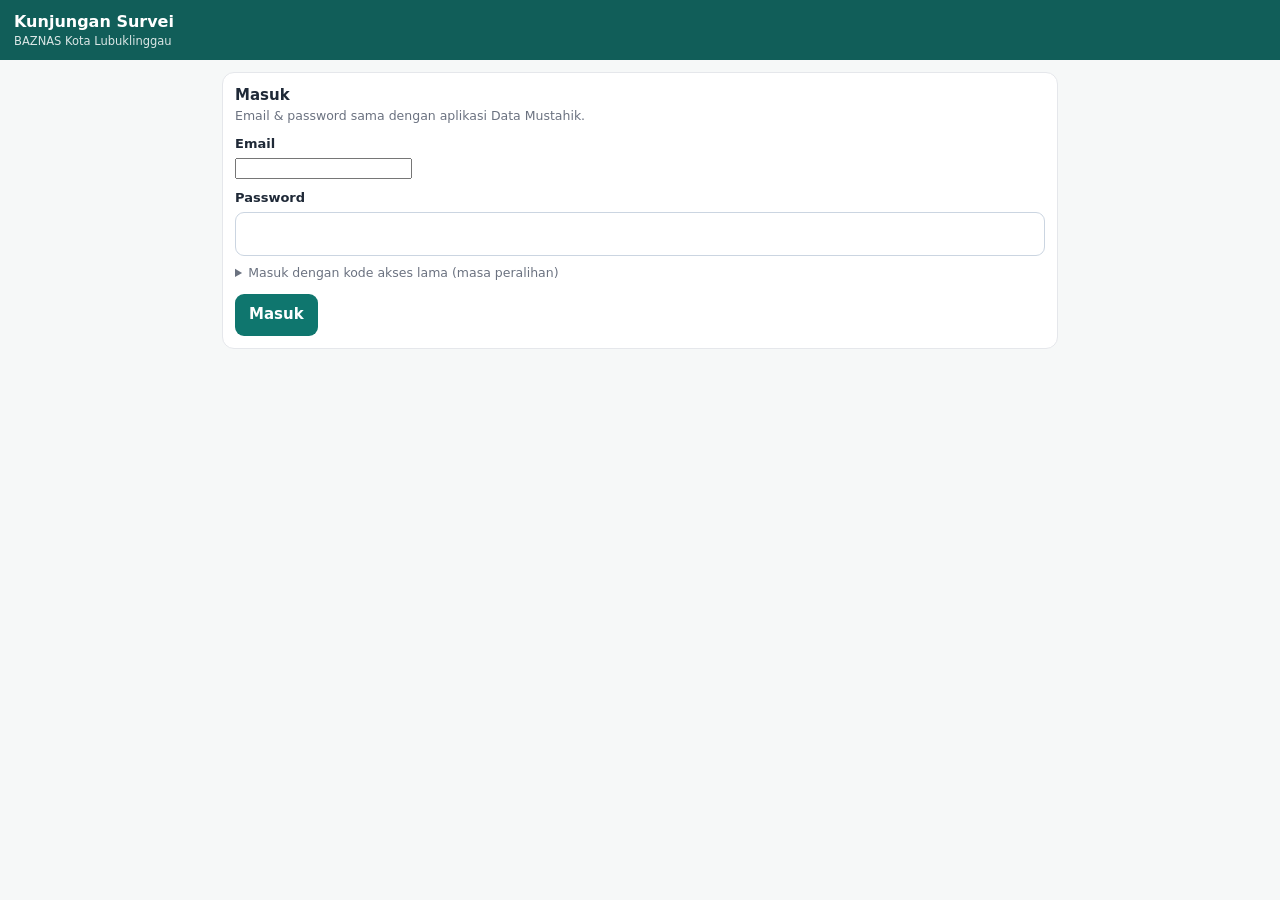
<file: survei.html>
<!DOCTYPE html>
<html lang="id">
<head>
<meta charset="utf-8">
<meta name="viewport" content="width=device-width,initial-scale=1,viewport-fit=cover">
<meta name="robots" content="noindex,nofollow">
<meta name="referrer" content="no-referrer">
<title>Kunjungan Survei — BAZNAS Kota Lubuklinggau</title>
<style>
:root{--teal:#0f766e;--teal-d:#115e59;--gold:#b7791f;--g100:#f3f4f6;--g200:#e5e7eb;--g500:#6b7280;--g800:#1f2937;--red:#b91c1c}
*{box-sizing:border-box}
body{margin:0;font:15px/1.45 system-ui,-apple-system,"Segoe UI",Roboto,sans-serif;color:var(--g800);background:#f6f8f8}
header{background:var(--teal-d);color:#fff;padding:10px 14px;position:sticky;top:0;z-index:5;display:flex;align-items:center;gap:10px}
header h1{font-size:16px;margin:0;flex:1}
header small{display:block;font-weight:400;opacity:.85;font-size:11.5px}
main{max-width:860px;margin:0 auto;padding:12px}
.kartu{background:#fff;border:1px solid var(--g200);border-radius:12px;padding:12px;margin:0 0 10px}
.btn{font:inherit;font-weight:600;border:0;border-radius:9px;padding:10px 14px;min-height:42px;background:var(--teal);color:#fff;cursor:pointer}
.btn[disabled]{opacity:.5}
.btn.sek{background:#fff;color:var(--teal-d);border:1.5px solid var(--teal)}
.btn.kecil{padding:6px 10px;min-height:34px;font-size:13px}
.btn.maps{background:#1a73e8}
.btn.bahaya{background:#fff;color:var(--red);border:1.5px solid #fca5a5}
label{display:block;font-size:13px;font-weight:600;margin:10px 0 4px}
label .w{color:var(--red)}
input[type=text],input[type=password],input[type=tel],input[type=datetime-local],input[type=date],select,textarea{width:100%;font:inherit;padding:10px;border:1.5px solid #cbd5e1;border-radius:9px;background:#fff;min-height:44px}
textarea{min-height:70px}
.pil{display:flex;flex-wrap:wrap;gap:6px}
.pil label{margin:0;font-weight:500;border:1.5px solid #cbd5e1;border-radius:9px;padding:8px 11px;background:#fff;cursor:pointer}
.pil input{position:absolute;opacity:0;pointer-events:none}
.pil input:checked+span{font-weight:700}
.pil label:has(input:checked){border-color:var(--teal);background:#e6f4f1;color:var(--teal-d)}
.grup{font-weight:700;color:var(--teal-d);background:#e6f4f1;border-left:4px solid var(--teal);padding:7px 10px;border-radius:6px;margin:14px 0 8px;font-size:13.5px}
.lencana{display:inline-block;font-size:11.5px;font-weight:700;border-radius:10px;padding:1px 9px}
.l-siap{background:#fef3c7;color:#92400e}.l-tugas{background:#dbeafe;color:#1e40af}.l-selesai{background:#d1fae5;color:#065f46}.l-antre{background:#ffedd5;color:#9a3412}.l-belum{background:var(--g100);color:var(--g500)}
.tabs{display:flex;gap:6px;margin:0 0 10px}
.tabs button{flex:1;font:inherit;font-weight:700;padding:10px;min-height:44px;border:1.5px solid var(--teal);border-radius:9px;background:#fff;color:var(--teal-d);cursor:pointer}
.tabs button.on{background:var(--teal);color:#fff}
.chips{display:flex;gap:6px;margin:0 0 8px}
.chips div{flex:1;text-align:center;border-radius:9px;padding:6px 4px;font-size:12px;font-weight:600}
.c-siap{background:#fef3c7;color:#92400e}.c-tugas{background:#dbeafe;color:#1e40af}.c-selesai{background:#d1fae5;color:#065f46}
.chips b{display:block;font-size:20px;line-height:1.15}
.bagian{font-weight:800;font-size:14px;margin:16px 0 4px;padding:6px 2px;border-bottom:2px solid var(--teal);color:var(--g800)}
.info-peran{background:#eff6ff;border:1px solid #bfdbfe;color:#1e3a8a;border-radius:9px;padding:8px 10px;font-size:13px;margin:0 0 8px}
.ak-brs{border:1.5px solid #cbd5e1;border-radius:10px;padding:8px 10px;margin:8px 0;background:#fafcff}
.ak-brs .ak-kepala{display:flex;justify-content:space-between;align-items:center;font-weight:700;color:var(--teal-d)}
.ak-brs .ak-kepala button{border:0;background:none;color:#b91c1c;font-weight:700;font-size:14px;cursor:pointer}
.ak-tambah{border:1.5px dashed var(--teal);background:#fff;color:var(--teal-d);border-radius:9px;padding:9px 12px;font-weight:700;width:100%;margin-top:4px}
.auto{background:#eef6ff;border:1px solid #bfdbfe;color:#1e3a8a;border-radius:8px;padding:7px 10px;margin:8px 0;font-size:13.5px}
.nota-brs{border:1px solid var(--g200);border-radius:9px;padding:9px;margin:8px 0;background:#fafafa}
.baris{display:flex;gap:8px;flex-wrap:wrap;align-items:center}
.kecil{font-size:12.5px;color:var(--g500)}
.btn.kecil{color:#fff;font-size:13px}.btn.sek.kecil{color:var(--teal-d)}.btn.bahaya.kecil{color:var(--red)}
h2{font-size:15px;margin:16px 0 4px;color:var(--teal-d);border-bottom:2px solid #e6f4f1;padding-bottom:4px}
#pita{display:none;padding:8px 12px;font-size:13px;font-weight:600;text-align:center}
#pita.off{display:block;background:#fff7ed;color:#9a3412;border-bottom:1px solid #fdba74}
#pita.antre{display:block;background:#eff6ff;color:#1e40af;border-bottom:1px solid #bfdbfe}
#toast{position:fixed;left:50%;bottom:18px;transform:translateX(-50%);background:#111827;color:#fff;padding:10px 16px;border-radius:10px;font-size:14px;max-width:92vw;display:none;z-index:20}
#toast.err{background:var(--red)}
.foto-grid{display:grid;grid-template-columns:repeat(auto-fill,minmax(130px,1fr));gap:8px}
.foto-item{border:1px solid var(--g200);border-radius:9px;padding:5px;background:#fafafa}
.foto-item img{width:100%;height:96px;object-fit:cover;border-radius:6px;display:block}
.foto-item select{min-height:34px;padding:4px;font-size:12.5px;margin-top:4px}
canvas.ttd{width:100%;height:170px;border:1.5px dashed #94a3b8;border-radius:9px;background:#fff;touch-action:none;display:block}
.galat{background:#fef2f2;border:1.5px solid #fca5a5;color:#7f1d1d;border-radius:9px;padding:9px 11px;font-size:13.5px;margin:8px 0}
.lekat{position:sticky;bottom:0;background:#f6f8f8;padding:10px 0;display:flex;gap:8px}
.lekat .btn{flex:1}
#cetak{display:none}
@media print{
  header,#pita,main,#toast{display:none!important}
  body{background:#fff;font-size:11pt}
  #cetak{display:block;padding:0}
  @page{size:A4;margin:14mm}
}
#cetak h3{text-align:center;margin:1px 0;font-size:12pt}
#cetak .kop{display:flex;align-items:center;gap:10px;border-bottom:3px double #000;padding-bottom:4px;margin-bottom:6px}
#cetak .kop img{width:19mm;height:19mm;object-fit:contain;flex:none}
#cetak .kop-teks{flex:1;text-align:center}
#cetak .kop-teks .k1{font-weight:700;font-size:12pt}#cetak .kop-teks .k2{font-weight:700;font-size:11pt}#cetak .kop-teks .k3{font-size:7.5pt;line-height:1.25}
#cetak h3.judul{text-align:center;margin:4px 0 6px;font-size:11.5pt}
#cetak table{width:100%;border-collapse:collapse;margin:2px 0 4px}
#cetak td,#cetak th{border:1px solid #444;padding:1px 6px;font-size:9pt;line-height:1.3;text-align:left;vertical-align:top}
#cetak th{background:#eee;width:52%}
#cetak .id td{border:0;padding:1px 4px}
#cetak .nota th{width:auto}
#cetak .ka{text-align:right;white-space:nowrap}
#cetak .bag{font-weight:700;margin:5px 0 1px;font-size:10pt}
#cetak .akhir{break-inside:avoid}
#cetak .ttd2{display:flex;gap:20px;margin-top:8px}
#cetak .ttd2>div{flex:1;text-align:center;font-size:10pt}
#cetak .ttd2 img{height:54px;max-width:100%;display:block;margin:2px auto}
#cetak .ttd2 .ruang-rt{height:58px}   /* v30: ruang TTD basah & cap RT/Lurah */
#cetak .fotos{display:grid;grid-template-columns:1fr 1fr;gap:6px 8px;margin-top:4px}   /* v28: menyambung di bawah tanda tangan, 2 per baris */
#cetak .fotos figure{margin:0;break-inside:avoid;text-align:center;font-size:9.5pt}
#cetak .fotos img{width:100%;height:62mm;object-fit:contain;border:1px solid #999;background:#fafafa}
#cetak .fotos figcaption{font-weight:600;margin-top:1px}
</style>
</head>
<body data-hal="survei">
<header><h1><span id="hd-judul">Kunjungan Survei</span><small id="hd-sub">BAZNAS Kota Lubuklinggau</small></h1><button class="btn kecil sek" id="btn-keluar" style="display:none" onclick="keluar()">Keluar</button></header>
<div id="pita"></div>
<main>
  <section id="v-masuk" class="kartu" style="display:none">
    <b>Masuk</b>
    <div class="kecil">Email & password sama dengan aplikasi Data Mustahik.</div>
    <label for="in-email">Email</label>
    <input id="in-email" type="email" autocomplete="username" inputmode="email">
    <label for="in-pw">Password</label>
    <input id="in-pw" type="password" autocomplete="current-password">
    <details style="margin-top:8px"><summary class="kecil">Masuk dengan kode akses lama (masa peralihan)</summary>
    <label for="in-kode">Kode akses</label>
    <input id="in-kode" type="password" autocomplete="off" autocapitalize="characters"></details>
    <div id="masuk-galat" class="galat" style="display:none"></div>
    <div style="margin-top:12px"><button class="btn" id="btn-masuk" onclick="masuk()">Masuk</button></div>
  </section>

  <section id="v-daftar" style="display:none">
    <div class="tabs"><button id="tab-survei" class="on" onclick="gantiMode('survei')">Survei</button><button id="tab-monitoring" onclick="gantiMode('monitoring')">Monitoring</button></div>
    <div id="ringkas" class="chips"></div>
    <div id="peran-info"></div>
    <div class="kartu">
      <div class="baris">
        <select id="f-status" onchange="tampilDaftar()" style="flex:1;min-width:150px"></select>
        <select id="f-jenis" onchange="tampilDaftar()" style="flex:1;min-width:150px"><option value="">Semua jenis bantuan</option></select>
        <input id="f-cari" type="text" placeholder="Cari nama / kelurahan" oninput="tampilDaftar()" style="flex:2;min-width:160px">
        <button class="btn kecil sek" onclick="muat()">Muat ulang</button>
      </div>
      <div id="daftar-info" class="kecil" style="margin-top:6px"></div>
      <div id="luar-info" class="kecil" style="margin-top:4px"></div>
    </div>
    <div id="daftar"></div>
  </section>

  <section id="v-form" style="display:none">
    <div class="kartu" id="form-kepala"></div>
    <div id="form-galat" class="galat" style="display:none"></div>
    <div class="kartu" id="form-isi"></div>
    <div class="kartu" id="kartu-nota" style="display:none">
      <h2 style="margin-top:0">Kecocokan nota dengan RPD</h2>
      <div class="kecil">Cocokkan nota/kuitansi belanja dengan tiap baris Rencana Penggunaan Dana.</div>
      <div id="nota-isi"></div>
    </div>
    <div class="kartu">
      <h2 style="margin-top:0">Foto (minimal <span id="min-foto">3</span>)</h2>
      <div class="kecil" id="foto-petunjuk">Contoh: tampak depan, ruang dalam, dapur/WC. Foto diperkecil otomatis.</div>
      <div class="foto-grid" id="foto-grid" style="margin:8px 0"></div>
      <input id="in-foto" type="file" accept="image/*" capture="environment" multiple style="display:none" onchange="tambahFoto(this)">
      <button class="btn sek" id="btn-foto" onclick="document.getElementById('in-foto').click()">+ Ambil foto</button>
    </div>
    <div class="kartu">
      <h2 style="margin-top:0">Lokasi GPS</h2>
      <div id="gps-info" class="kecil">Mencari lokasi…</div>
      <div class="baris" style="margin-top:6px"><button class="btn kecil sek" onclick="ambilGps(true)">Ambil ulang lokasi</button></div>
      <div id="gps-alasan-wrap" style="display:none"><label for="in-alasan-gps">Alasan lokasi tidak terbaca <span class="w">*</span></label><input id="in-alasan-gps" type="text" maxlength="160" oninput="simpanDraf()"></div>
    </div>
    <div class="kartu">
      <h2 style="margin-top:0" id="lbl-kes">Rekomendasi surveyor</h2>
      <div class="pil" id="pil-rek"></div>
      <label for="in-catatan" id="lbl-catatan">Catatan surveyor</label>
      <textarea id="in-catatan" maxlength="600" oninput="simpanDraf()"></textarea>
    </div>
    <div class="kartu">
      <h2 style="margin-top:0">Tanda tangan</h2>
      <label for="in-nama-ttd">Nama calon mustahik / keluarga yang menandatangani <span class="w">*</span></label>
      <input id="in-nama-ttd" type="text" maxlength="80" oninput="simpanDraf()">
      <label>Tanda tangan calon mustahik <span class="w">*</span></label>
      <canvas class="ttd" id="ttd-mustahik" width="700" height="260"></canvas>
      <button class="btn kecil bahaya" style="margin-top:6px" onclick="ttdHapus('mustahik')">Hapus tanda tangan</button>
      <label id="lbl-ttd2">Tanda tangan surveyor <span class="w">*</span></label>
      <canvas class="ttd" id="ttd-surveyor" width="700" height="260"></canvas>
      <button class="btn kecil bahaya" style="margin-top:6px" onclick="ttdHapus('surveyor')">Hapus tanda tangan</button>
    </div>
    <div class="lekat"><button class="btn sek" onclick="tutupForm()">Kembali</button><button class="btn" id="btn-kirim" onclick="kirimSurvei()">Kirim hasil survei</button></div>
  </section>
</main>
<div id="cetak"></div>
<div id="toast"></div>
<script>
'use strict';
const DB_URL='https://script.google.com/macros/s/AKfycbwcFWag2lgTgaaV5lKBWU_YDrhSHEAgPgXyrfFR9tq6uRyzrg5t_158fHzSBX6183me/exec';
// Dua mode dalam satu halaman: survei calon mustahik (v19) dan monitoring pascabantuan (v20).
const MODE={
  survei:{pre:'',judul:'Kunjungan Survei',selesai:'Selesai disurvei',siap:'Siap survei',isi:'Isi form survei',kirim:'Kirim hasil survei',hasil:'Hasil survei',
    lblKes:'I. Hasil Survei — Rekomendasi surveyor',lblTtd:'Tanda tangan surveyor',kosong:'Belum ada kunjungan yang ditugaskan kepada Anda.',pihak2:'Surveyor'},
  monitoring:{pre:'mon-',judul:'Monitoring Pascabantuan',selesai:'Selesai',siap:'Jatuh tempo',isi:'Isi lembar monitoring',kirim:'Kirim lembar monitoring',hasil:'Lembar monitoring',
    lblKes:'Kesimpulan petugas',lblTtd:'Tanda tangan petugas',kosong:'Belum ada monitoring yang ditugaskan kepada Anda.',pihak2:'Petugas'}
};
const LOGO_BAZNAS='[data-uri]';
const KET_FOTO=['Tampak depan','Ruang dalam','Dapur','Kamar mandi/WC','Atap','Tampak samping','Lainnya'];
let token='',nama='',jabatan='',mode='survei',offline=false,aktif=null,draf=null,fotoGrupTampil='';
const R={survei:null,monitoring:null},antre={survei:{},monitoring:{}},galatDraf={survei:{},monitoring:{}},galatServer={survei:'',monitoring:''};
const M=()=>MODE[mode],rs=()=>R[mode];
const $=id=>document.getElementById(id);
const esc=s=>String(s??'').replace(/[&<>"']/g,c=>({'&':'&amp;','<':'&lt;','>':'&gt;','"':'&quot;',"'":'&#39;'}[c]));
const rp=v=>'Rp '+Number(v||0).toLocaleString('id-ID');
function toast(m,err){const t=$('toast');t.textContent=m;t.className=err?'err':'';t.style.display='block';clearTimeout(toast._t);toast._t=setTimeout(()=>t.style.display='none',err?6000:3200);}
const ss={get:k=>{try{return sessionStorage.getItem(k);}catch(e){return null;}},set:(k,v)=>{try{sessionStorage.setItem(k,v);}catch(e){}},del:k=>{try{sessionStorage.removeItem(k);}catch(e){}}};

// ── Simpanan di HP (IndexedDB): daftar terakhir, draf isian, antrean kirim. Dihapus saat Keluar (kecuali yang belum terkirim). ──
const mem={};let _db=null;
function idb(){
  if(_db)return _db;
  _db=new Promise(res=>{try{const r=indexedDB.open('baznas_survei',1);r.onupgradeneeded=()=>r.result.createObjectStore('kv');r.onsuccess=()=>res(r.result);r.onerror=()=>res(null);}catch(e){res(null);}});
  return _db;
}
async function kvOp(md,fn){const d=await idb();if(!d)return fn(null);return new Promise((res,rej)=>{const tx=d.transaction('kv',md),st=tx.objectStore('kv');const q=fn(st);tx.oncomplete=()=>res(q&&q.result);tx.onerror=()=>rej(tx.error);});}
const kv={
  get:k=>kvOp('readonly',st=>st?st.get(k):{result:mem[k]}),
  set:(k,v)=>kvOp('readwrite',st=>st?st.put(v,k):(mem[k]=v,null)),
  del:k=>kvOp('readwrite',st=>st?st.delete(k):(delete mem[k],null)),
  keys:()=>kvOp('readonly',st=>st?st.getAllKeys():{result:Object.keys(mem)})
};
// Kunci simpanan survei sama dengan v19 (tanpa awalan) supaya antrean lama tetap terbaca; monitoring berawalan "mon-".
const kunci=(md,jenis,id)=>MODE[md].pre+jenis+':'+nama+(id===undefined?'':':'+id);

async function api(aksi,data,detik){
  const ac=new AbortController(),t=setTimeout(()=>ac.abort(),(detik||30)*1000);
  try{
    const r=await fetch(DB_URL,{method:'POST',headers:{'Content-Type':'text/plain;charset=utf-8'},body:JSON.stringify({aksi,token,data:data===undefined?null:data}),redirect:'follow',signal:ac.signal});
    if(!r.ok)throw new Error('HTTP '+r.status);
    const j=await r.json();
    if(j&&j.kode==='NOT_AUTH')hkTolakSurvei();   // v91
    return j;
  }finally{clearTimeout(t);}
}
function hkTolakSurvei(){   // v91: menu di luar hak akses
  let el=document.getElementById('hk-tolak');
  if(!el){el=document.createElement('div');el.id='hk-tolak';el.setAttribute('role','alert');
    el.style.cssText='position:fixed;left:50%;top:80px;transform:translateX(-50%);z-index:9999;background:#fff;border:2px solid #c0392b;color:#c0392b;font-weight:800;font-size:18px;padding:14px 24px;border-radius:12px;box-shadow:0 8px 30px rgba(0,0,0,.18);text-align:center';
    el.innerHTML='⛔ Not Authorized<small style="display:block;font-size:12px;font-weight:500;color:#7f1d1d;margin-top:4px">Menu ini di luar hak akses Anda. Hubungi Wakil Ketua III bila perlu.</small>';document.body.appendChild(el);}
  el.style.display='block';clearTimeout(el._t);el._t=setTimeout(()=>{el.style.display='none';},4000);
}
function tampil(v){['v-masuk','v-daftar','v-form'].forEach(x=>$(x).style.display=x===v?'block':'none');window.scrollTo(0,0);}
const jmlAntre=()=>Object.keys(antre.survei).length+Object.keys(antre.monitoring).length;
function pita(){
  const n=jmlAntre(),p=$('pita');
  if(n){p.className='antre';p.textContent='⏳ '+n+' hasil kunjungan menunggu terkirim — akan dikirim otomatis saat ada sinyal.';}
  else if(offline){p.className='off';p.textContent='📴 Tidak tersambung — menampilkan data terakhir. Form tetap bisa diisi.';}
  else p.className='';
}

// ── Masuk / keluar ──
async function masuk(){
  const kode=$('in-kode').value.trim(),em=$('in-email').value.trim(),pw=$('in-pw').value,g=$('masuk-galat');g.style.display='none';
  if(!kode&&!(em&&pw)){g.textContent='Isi email dan password.';g.style.display='block';return;}
  $('btn-masuk').disabled=true;
  try{
    let r;
    if(em&&pw){   // v86: login email + password
      token='';r=await api('login',{email:em,password:pw});
      if(r.ok&&r.wajib_ganti){g.textContent='Password Anda harus diganti dulu. Buka aplikasi Data Mustahik di komputer/HP, masuk, lalu ganti password.';g.style.display='block';return;}
      if(r.ok){token=r.token;$('in-pw').value='';}
    }else{token=kode;r=await api('cek');}
    if(!r.ok||r.peran!=='surveyor'){token='';g.textContent=r.peran==='penggalang'?'Ini kode akses penggalang — masuk lewat halaman penggalang.html.':r.ok?'Kode ini tidak bisa dipakai di halaman survei.':(r.pesan||'Kode akses tidak valid.');g.style.display='block';return;}
    nama=r.nama;jabatan=r.jabatan||'PETUGAS';
    ss.set('baznas_token',token);ss.set('baznas_surveyor',nama);ss.set('baznas_jabatan',jabatan);
    $('in-kode').value='';await mulai();
  }catch(e){token='';g.textContent='Gagal terhubung. Masuk pertama kali perlu sinyal internet.';g.style.display='block';}
  finally{$('btn-masuk').disabled=false;}
}
async function keluar(){
  const n=jmlAntre();
  if(!confirm(n?'Masih ada '+n+' hasil kunjungan yang belum terkirim. Data itu tetap disimpan di HP ini dan terkirim saat Anda masuk lagi. Keluar?':'Keluar dari aplikasi?'))return;
  for(const md of ['survei','monitoring']){try{await kv.del(kunci(md,'daftar'));}catch(e){}R[md]=null;antre[md]={};}
  ['baznas_token','baznas_surveyor','baznas_jabatan'].forEach(ss.del);
  token=nama=jabatan='';$('btn-keluar').style.display='none';$('hd-sub').textContent='BAZNAS Kota Lubuklinggau';pita();tampil('v-masuk');
}
async function mulai(){
  $('hd-sub').textContent=nama+' · '+({PETUGAS:'Petugas',WK1:'Wakil Ketua I',WK2:'Wakil Ketua II',WK3:'Wakil Ketua III',WK4:'Wakil Ketua IV',KETUA:'Ketua'}[jabatan]||jabatan);
  $('btn-keluar').style.display='';
  tampil('v-daftar');
  await bacaAntre();
  if(/monitoring/.test(location.hash))mode='monitoring';
  pasangMode();
  await muat();
  muat(mode==='survei'?'monitoring':'survei',true);   // mode lain dimuat di latar agar tersedia saat tanpa sinyal
  kirimAntre();
}
function gantiMode(md){if(mode===md||draf)return;mode=md;pasangMode();if(rs())tampilDaftar();muat();}
function pasangMode(){
  $('hd-judul').textContent=M().judul;document.title=M().judul+' — BAZNAS Kota Lubuklinggau';
  $('tab-survei').classList.toggle('on',mode==='survei');$('tab-monitoring').classList.toggle('on',mode==='monitoring');
  $('f-status').innerHTML=mode==='survei'
    ?'<option value="aktif">Belum disurvei</option><option value="">Semua</option><option value="Selesai disurvei">Selesai disurvei</option>'
    :'<option value="aktif">Perlu dikunjungi</option><option value="Belum jatuh tempo">Belum jatuh tempo</option><option value="Selesai">Selesai</option><option value="">Semua</option>';
  $('f-jenis').innerHTML='<option value="">Semua jenis bantuan</option>';
}

// ── Daftar kunjungan ──
async function bacaAntre(){
  antre.survei={};antre.monitoring={};
  try{for(const k of await kv.keys()){
    const md=String(k).indexOf('antre:'+nama+':')===0?'survei':String(k).indexOf('mon-antre:'+nama+':')===0?'monitoring':'';
    if(!md)continue;const v=await kv.get(k);if(v){v.id=v.id||v.no;antre[md][v.id]=v;}
  }}catch(e){}
  pita();
}
function rapikan(md,r){   // samakan nama medan kedua mode supaya satu tampilan daftar
  if(md==='survei')r.data.forEach(x=>{x.id=x.no_pengajuan;x.status=x.status_survei;x.petugas=x.surveyor;x.jenis_bantuan=x.kategoriBantuan;});
  return r;
}
async function muat(md,diam){
  md=md||mode;
  if(!diam)$('daftar-info').textContent='Memuat…';
  try{
    const r=await api(md+'_daftar');
    if(!r.ok){if(r.kode==='AUTH'){toast(r.pesan,true);return keluarPaksa();}
      galatServer[md]=r.pesan||'Server menolak permintaan.';if(!diam)offline=false;   // galat server ≠ tidak tersambung
      if(!R[md]){try{R[md]=await kv.get(kunci(md,'daftar'));}catch(e2){}}
      if(md===mode&&!draf){pita();tampilDaftar();}
      return;}
    galatServer[md]='';
    R[md]=rapikan(md,r);R[md]._waktu=Date.now();if(!diam)offline=false;
    try{await kv.set(kunci(md,'daftar'),R[md]);}catch(e){}
  }catch(e){
    if(!diam)offline=true;
    if(!R[md]){try{R[md]=await kv.get(kunci(md,'daftar'));}catch(e2){}}
  }
  if(md===mode&&!draf){pita();tampilDaftar();}
}
function keluarPaksa(){['baznas_token','baznas_surveyor','baznas_jabatan'].forEach(ss.del);token='';tampil('v-masuk');}
function tglTeks(j){if(!j)return '';const d=new Date(j.length===10?j+'T00:00':j);if(isNaN(d))return esc(j);
  return d.toLocaleDateString('id-ID',{weekday:'short',day:'numeric',month:'short',year:'numeric'})+(j.length>10?' '+j.slice(11,16):'');}
function lencana(x){
  if(antre[mode][x.id])return '<span class="lencana l-antre">Menunggu terkirim</span>';
  const c=x.status===M().selesai?'l-selesai':x.status==='Ditugaskan'?'l-tugas':x.status==='Belum jatuh tempo'?'l-belum':'l-siap';
  return '<span class="lencana '+c+'">'+esc(x.status)+'</span>';
}
function tampilDaftar(){
  const el=$('daftar'),r=rs(),gs=galatServer[mode]?'<div class="galat"><b>Server menjawab galat:</b> '+esc(galatServer[mode])+'<br>Daftar di bawah (bila ada) adalah data terakhir yang tersimpan di perangkat ini.</div>':'';
  if(!r){el.innerHTML=gs||'<div class="kartu">Belum ada data. Sambungkan internet lalu tekan <b>Muat ulang</b>.</div>';$('daftar-info').textContent='';$('ringkas').innerHTML='';$('peran-info').innerHTML='';$('luar-info').textContent='';return;}
  // angka per status (survei: dihitung server; monitoring: dari daftar)
  const jml=st=>r.data.filter(x=>x.status===st).length;
  const rk=mode==='survei'&&r.ringkas?[['Siap survei',r.ringkas.siap,'c-siap'],['Ditugaskan',r.ringkas.ditugaskan,'c-tugas'],['Selesai',r.ringkas.selesai,'c-selesai']]
    :mode==='survei'?[['Siap survei',jml('Siap survei'),'c-siap'],['Ditugaskan',jml('Ditugaskan'),'c-tugas'],['Selesai',jml(M().selesai),'c-selesai']]
    :[['Jatuh tempo',jml('Jatuh tempo'),'c-siap'],['Ditugaskan',jml('Ditugaskan'),'c-tugas'],['Selesai',jml('Selesai'),'c-selesai']];
  $('ringkas').innerHTML=rk.map(k=>'<div class="'+k[2]+'" data-ringkas="'+esc(k[0])+'"><b>'+k[1]+'</b>'+esc(k[0])+'</div>').join('');
  const jab={PETUGAS:'Petugas',WK1:'Wakil Ketua I',WK2:'Wakil Ketua II',WK3:'Wakil Ketua III',WK4:'Wakil Ketua IV',KETUA:'Ketua'}[r.jabatan||jabatan]||jabatan;
  $('peran-info').innerHTML=r.boleh_tugaskan?'':'<div class="info-peran">Anda masuk sebagai <b>'+esc(jab)+'</b> — hanya kunjungan yang <b>ditugaskan kepada Anda</b> yang tampil. Penugasan dilakukan oleh Wakil Ketua II, Wakil Ketua III, atau Ketua.</div>';
  const lu=mode==='survei'&&r.lengkap_tidak_masuk;
  $('luar-info').textContent=lu&&(lu.diterima+lu.ditolak+lu.lainnya)?'Berkas Lengkap yang tidak masuk daftar: '+[lu.diterima?lu.diterima+' sudah Diterima (masuk Daftar Mustahik)':'',lu.ditolak?lu.ditolak+' ditolak':'',lu.lainnya?lu.lainnya+' status lain':''].filter(Boolean).join(' · ')+'.':'';
  const fj=$('f-jenis'),jenis=[...new Set(r.data.map(x=>x.jenis_bantuan).filter(Boolean))].sort(),pilihJ=fj.value;
  fj.innerHTML='<option value="">Semua jenis bantuan</option>'+jenis.map(j=>'<option'+(j===pilihJ?' selected':'')+'>'+esc(j)+'</option>').join('');
  const f=$('f-status').value,q=$('f-cari').value.trim().toLowerCase(),sel=M().selesai;
  const lolos=x=>f===''||(f==='aktif'?(mode==='survei'?x.status!==sel:(x.status==='Jatuh tempo'||x.status==='Ditugaskan')):x.status===f);
  const rows=r.data.filter(x=>lolos(x)&&(!pilihJ||x.jenis_bantuan===pilihJ)&&(!q||[x.nama,x.kelurahan,x.kecamatan,x.id,x.mustahikId].join(' ').toLowerCase().includes(q)));
  const hit=s=>r.data.filter(x=>x.status===s).length;
  $('daftar-info').textContent=(r.boleh_tugaskan?hit(M().siap)+' '+M().siap.toLowerCase()+' · ':'')+hit('Ditugaskan')+' ditugaskan · '+hit(sel)+' selesai'+(offline&&r._waktu?' · data '+new Date(r._waktu).toLocaleString('id-ID',{day:'numeric',month:'short',hour:'2-digit',minute:'2-digit'}):'');
  if(!rows.length){el.innerHTML=gs+'<div class="kartu">'+(r.boleh_tugaskan?'Tidak ada data pada saringan ini.':M().kosong)+'</div>';return;}
  // penugas: bagian "Belum ditugaskan" di atas, lalu yang sudah ditugaskan/selesai; masing-masing urut kecamatan
  const belum=x=>!x.petugas&&x.status!==sel,bagi=r.boleh_tugaskan&&rows.some(belum);
  const urut=bagi?rows.filter(belum).concat(rows.filter(x=>!belum(x))):rows;
  let kec=null,h=gs,bag=null;
  urut.forEach(x=>{
    const b=bagi?(belum(x)?'A':'B'):'';
    if(b!==bag){bag=b;kec=null;if(b){const n=urut.filter(y=>belum(y)===(b==='A')).length;h+='<div class="bagian" data-bagian="'+b+'">'+(b==='A'?'Belum ditugaskan':'Sudah ditugaskan')+' · '+n+'</div>';}}
    if(x.kecamatan!==kec){kec=x.kecamatan;h+='<div class="grup">Kec. '+esc(kec||'(tanpa kecamatan)')+' · '+urut.filter(y=>y.kecamatan===kec&&(!bagi||belum(y)===(b==='A'))).length+' kunjungan</div>';}
    const id=esc(x.id),milik=x.petugas===nama,selesai=x.status===sel,diAntre=!!antre[mode][x.id];
    h+='<div class="kartu" data-no="'+id+'"><div class="baris" style="justify-content:space-between"><b>'+esc(x.nama)+'</b>'+lencana(x)+'</div>'+
      (mode==='survei'?'<div class="kecil">'+(x.jenis==='ulang'?'<b style="color:#7c3aed">🔁 Survei ulang</b> · ID '+esc(x.mustahikId)+' · ':id+' · ')+esc(x.jenis_bantuan)+' · NIK ••••'+esc(x.nik_akhir)+'</div>'
        :'<div class="kecil"><b>Bulan ke-'+esc(x.tahap)+'</b> · '+esc(x.jenis_bantuan)+' · ID '+esc(x.mustahikId)+' · NIK ••••'+esc(x.nik_akhir)+'</div>'+
         '<div class="kecil">Disalurkan '+tglTeks(x.tgl_salur)+' · jatuh tempo <b>'+tglTeks(x.jatuh_tempo)+'</b>'+(x.rpd||x.idRpd?' · ada RPD':' · tanpa RPD')+'</div>')+
      '<div>'+esc(x.alamat)+', '+esc(x.kelurahan)+'</div>'+
      (x.jadwal?'<div>📅 '+tglTeks(x.jadwal)+(x.petugas?' · '+esc(x.petugas):'')+'</div>':'')+
      (galatDraf[mode][x.id]?'<div class="galat">Kiriman ditolak server: '+esc(galatDraf[mode][x.id])+'</div>':'')+
      '<div class="baris" style="margin-top:8px">'+
      '<a class="btn kecil maps" href="'+esc(x.maps)+'" target="_blank" rel="noopener noreferrer" style="text-decoration:none">📍 Google Maps</a>'+
      (x.telepon?'<a class="btn kecil sek" href="tel:'+esc(String(x.telepon).replace(/[^\d+]/g,''))+'" style="text-decoration:none">📞 Telepon</a>':'')+
      (milik&&!selesai&&!diAntre?'<button class="btn kecil" onclick="bukaForm(\''+id+'\')">'+M().isi+'</button>':'')+
      (selesai?'<button class="btn kecil sek" onclick="cetakForm(\''+id+'\')">🖨 Cetak '+(mode==='survei'?'formulir':'lembar')+'</button>':'')+
      (selesai&&mode==='survei'&&['WK2','WK3'].includes(rs().jabatan)?'<button class="btn kecil sek" onclick="ketFotoBuka(\''+id+'\')">🏷 Ket. foto</button>':'')+
      '</div>'+
      (r.boleh_tugaskan&&!selesai&&!diAntre?'<div class="baris" style="margin-top:8px;border-top:1px dashed var(--g200);padding-top:8px">'+
        '<select id="tg-s-'+id+'" style="flex:1;min-width:140px"><option value="">— pilih petugas —</option>'+r.petugas.map(p=>'<option'+(p===x.petugas?' selected':'')+'>'+esc(p)+'</option>').join('')+'</select>'+
        '<input id="tg-j-'+id+'" type="datetime-local" value="'+esc(x.jadwal&&x.jadwal.length===10?x.jadwal+'T09:00':x.jadwal||'')+'" style="flex:1;min-width:170px">'+
        '<button class="btn kecil" onclick="tugaskan(\''+id+'\',this)">'+(x.petugas?'Ubah tugas':'Tugaskan')+'</button></div>':'')+
      '</div>';
  });
  el.innerHTML=h;
}
async function tugaskan(id,btn){
  const s=$('tg-s-'+id).value,j=$('tg-j-'+id).value;
  if(!s||!j){toast('Pilih petugas dan isi jadwal kunjungan.',true);return;}
  btn.disabled=true;
  try{const r=await api(mode+'_tugaskan',mode==='survei'?{no:id,surveyor:s,jadwal:j}:{id,petugas:s,jadwal:j});
    if(!r.ok){toast(r.pesan,true);return;}
    toast(r.pesan);await muat();
  }catch(e){toast('Gagal terhubung. Penugasan perlu sinyal internet.',true);}
  finally{btn.disabled=false;}
}

// ── Form (survei / monitoring) ──
const cfgTipe=x=>mode==='survei'?null:(rs().tipe[x.tipe]||rs().tipe.lain);
const formDef=x=>mode==='survei'?rs().form:cfgTipe(x).form;
// v28: foto survei sesuai jenis bantuan (konfigurasi dari server; kategori dari isian survei bila sudah dipilih)
function fotoGrup(k){k=String(k||'');if(/rumah layak huni|\brlh\b/i.test(k))return 'rlh';if(/produktif|modal|usaha|chicken/i.test(k))return 'usaha';if(/pendidikan|beasiswa/i.test(k))return 'pendidikan';if(/kesehatan/i.test(k))return 'kesehatan';return 'umum';}
const fotoCfg=x=>{const J=rs()&&rs().foto_jenis;if(mode!=='survei'||!J||!x)return null;const k=(x===aktif&&draf&&draf.isian&&draf.isian.kategoriBantuan)||(x.isian&&x.isian.kategoriBantuan)||x.kategoriBantuan;return J[fotoGrup(k)]||J.umum;};
const minFoto=x=>mode==='survei'?(fotoCfg(x)?fotoCfg(x).min:rs().min_foto):cfgTipe(x).min_foto;
const maksFoto=x=>mode==='survei'&&fotoCfg(x)?fotoCfg(x).maks_foto:rs().maks_foto;
const ketFoto=x=>mode==='survei'?(fotoCfg(x)?fotoCfg(x).label:KET_FOTO):cfgTipe(x).ket_foto;
function fotoKurang(x,foto){const c=fotoCfg(x);if(!c)return [];const h={},e=[];
  foto.forEach((f,i)=>{if(c.label.indexOf(f.ket)<0)e.push('jenis foto ke-'+(i+1));else h[f.ket]=(h[f.ket]||0)+1;});
  c.wajib.forEach(w=>{if((h[w[0]]||0)<w[1])e.push('foto wajib: '+w[0]);});
  Object.keys(c.maks||{}).forEach(k=>{if((h[k]||0)>c.maks[k])e.push('foto '+k+' maksimal '+c.maks[k]);});return e;}
const opsiKes=x=>mode==='survei'?rs().rekomendasi:cfgTipe(x).kesimpulan;
function medan(f){
  const id='q-'+f.k,w=f.w?' <span class="w">*</span>':'';
  if(f.t==='pilih')return '<label>'+esc(f.l)+w+'</label><div class="pil">'+f.o.map(o=>{const[nv,lb]=Array.isArray(o)?o:[o,o];return '<label><input type="radio" name="'+id+'" value="'+esc(nv)+'"><span>'+esc(lb)+'</span></label>';}).join('')+'</div>';
  if(f.t==='banyak')return '<label>'+esc(f.l)+w+'</label><div class="pil banyak">'+f.o.map(o=>'<label><input type="checkbox" name="'+id+'" value="'+esc(o)+'"><span>'+esc(o)+'</span></label>').join('')+'</div>';   // v31
  if(f.t==='ya')return '<label>'+esc(f.l)+'</label><div class="pil">'+['Tidak','Ya'].map(o=>'<label><input type="radio" name="'+id+'" value="'+o+'"><span>'+o+'</span></label>').join('')+'</div>';
  if(f.t==='angka')return '<label for="'+id+'">'+esc(f.l)+w+'</label><input id="'+id+'" type="text" inputmode="numeric" data-angka="1" autocomplete="off">';
  if(f.t==='tanggal')return '<label for="'+id+'">'+esc(f.l)+w+'</label><input id="'+id+'" type="date">';   // v34
  if(f.t==='nik')return '<label for="'+id+'">'+esc(f.l)+w+'</label><input id="'+id+'" type="text" inputmode="numeric" maxlength="16" data-nik="1" autocomplete="off" placeholder="16 digit">';
  if(f.t==='tabel')return '<label>'+esc(f.l)+w+'</label><div class="kecil">Isi sesuai Kartu Keluarga, mulai dari Kepala Keluarga. NIK tidak disimpan di HP setelah terkirim.</div><div id="'+id+'"></div><button type="button" class="ak-tambah" onclick="akTambah()">+ Tambah anggota keluarga</button>';
  return '<label for="'+id+'">'+esc(f.l)+w+'</label><input id="'+id+'" type="text" maxlength="'+(f.max||200)+'" autocomplete="off"'+(f.k==='telepon'?' inputmode="tel"':'')+'>';
}
// v26: turunan otomatis (sama dengan server): penghasilan = KK + lain; kondisiRumah dari rincian rumah
function kondisiRumahDari(x){
  if(x.status_rumah==='Menumpang')return 'Menumpang';
  if(x.status_rumah==='Sewa/kontrak')return 'Rumah Dinas/Kontrak';
  if(x.dinding==='Bambu/seng/lainnya'||x.lantai==='Tanah'||x.atap==='Bocor/rusak'||x.atap==='Rumbia/lainnya'||x.mck==='Tidak ada')return 'Tidak Layak Huni';
  if(x.dinding==='Tembok plester'&&(x.lantai==='Keramik'||x.lantai==='Semen')&&x.atap==='Genteng/metal baik'&&x.mck==='Sendiri')return 'Permanen / Layak Huni';
  return 'Semi Permanen';
}
function turunan(){
  if(mode!=='survei'||!draf)return;const x=draf.isian||{};
  if(aktif&&draf.foto&&rs().foto_jenis&&fotoGrup(x.kategoriBantuan||aktif.kategoriBantuan)!==fotoGrupTampil)tampilFoto();
  const tot=(Number(x.penghasilan_kk)||0)+(Number(x.penghasilan_lain)||0),a=$('auto-hasil'),b=$('auto-rumah');
  if(a)a.innerHTML='Penghasilan Keluarga per Bulan (Rp) — otomatis: <b>'+rp(tot)+'</b>';
  if(b)b.innerHTML='Kondisi Rumah — otomatis: <b>'+esc(x.status_rumah?kondisiRumahDari(x):'—')+'</b>';
}
function nikUbah(){const c=$('in-nik-cocok').checked;$('nik-benar-wrap').style.display=c?'none':'block';simpanDraf();}
const centang=(nm,v)=>{const r=document.querySelector('input[name="'+nm+'"][value="'+CSS.escape(String(v))+'"]');if(r)r.checked=true;};
async function bukaForm(id){
  const x=rs().data.find(y=>y.id===id);if(!x)return;
  aktif=x;
  let d=null;try{d=await kv.get(kunci(mode,'draf',id));}catch(e){}
  draf=d||{id,kunci:(crypto.randomUUID?crypto.randomUUID():'k'+Date.now()+'-'+Math.random().toString(36).slice(2,12)),isian:{},nota:[],foto:[],ttd:{},gps:null,rekomendasi:'',catatan:'',nama_ttd:x.nama,alasan_gps:''};
  draf.id=draf.id||draf.no;draf.nota=draf.nota||[];
  if(!d&&mode==='survei'&&x.awal)draf.isian=Object.assign({},x.awal);   // v26: prefill dari pengajuan (tanpa NIK/KK)
  $('form-kepala').innerHTML='<b>'+esc(x.nama)+'</b><div class="kecil">'+(mode==='survei'?(x.jenis==='ulang'?'🔁 Survei ulang mustahik terdaftar · ID '+esc(x.mustahikId):esc(id)):'Monitoring bulan ke-'+esc(x.tahap)+' · ID '+esc(x.mustahikId))+' · '+esc(x.jenis_bantuan)+'</div><div>'+esc(x.alamat)+', '+esc(x.kelurahan)+', Kec. '+esc(x.kecamatan)+'</div>'+(d?'<div class="kecil" style="color:#92400e">📝 Isian sebelumnya dipulihkan.</div>':'');
  const def=formDef(x);
  $('form-isi').innerHTML=(mode==='survei'?'<h2>Cek NIK &amp; No. KK</h2><div class="kecil">Cocokkan dengan KTP &amp; KK asli. NIK/KK lengkap tidak disimpan di HP ini.</div>'+
    '<div style="margin:6px 0">NIK <b>••••••••••••'+esc(x.nik_akhir)+'</b> · No. KK <b>••••••••••••'+esc(x.kk_akhir||'')+'</b></div>'+
    '<label style="font-weight:600;display:flex;gap:8px;align-items:center"><input type="checkbox" id="in-nik-cocok" onchange="nikUbah()" style="width:22px;height:22px"> NIK &amp; KK cocok dengan KTP/KK asli <span class="w">*</span></label>'+
    '<div id="nik-benar-wrap" style="display:none"><div class="kecil" style="color:#92400e">Tidak cocok? Tulis NIK dan No. KK yang benar (16 digit). Dikirim langsung ke server, tidak disimpan setelah terkirim.</div>'+
    '<label for="in-nik-benar">NIK yang benar</label><input id="in-nik-benar" type="text" inputmode="numeric" maxlength="16" autocomplete="off">'+
    '<label for="in-kk-benar">No. KK yang benar</label><input id="in-kk-benar" type="text" inputmode="numeric" maxlength="16" autocomplete="off"></div>':'')
    +def.map(b=>'<h2>'+esc(b.bagian)+'</h2>'+b.isi.map(medan).join('')+(mode==='survei'&&/^D\. Kondisi/.test(b.bagian)?'<div class="auto" id="auto-rumah"></div>':'')+(mode==='survei'&&/^E\. Ekonomi/.test(b.bagian)?'<div class="auto" id="auto-hasil"></div>':'')).join('');
  if(mode==='survei'){$('in-nik-cocok').checked=draf.nik_cocok===true;$('in-nik-benar').value=draf.nik_benar||'';$('in-kk-benar').value=draf.kk_benar||'';$('nik-benar-wrap').style.display=draf.nik_cocok===true?'none':'block';
    ['in-nik-benar','in-kk-benar'].forEach(i=>$(i).addEventListener('input',()=>{$(i).value=$(i).value.replace(/\D/g,'').slice(0,16);}));}
  // kecocokan nota dengan RPD (monitoring, bila ada RPD Final)
  const rpd=mode==='monitoring'&&x.rpd&&x.rpd.item.length?x.rpd:null;
  $('kartu-nota').style.display=rpd?'block':'none';
  $('nota-isi').innerHTML=rpd?rpd.item.map((it,i)=>'<div class="nota-brs"><b>'+(i+1)+'. '+esc(it.uraian)+'</b><div class="kecil">Rencana RPD: '+esc(it.volume)+' '+esc(it.satuan||'')+' · <b>'+rp(it.jumlah)+'</b></div>'+
    '<div class="pil" style="margin-top:6px">'+rs().hasil_nota.map(o=>'<label><input type="radio" name="n-hasil-'+i+'" value="'+esc(o)+'"><span>'+esc(o)+'</span></label>').join('')+'</div>'+
    '<label for="n-nilai-'+i+'">Nilai di nota (Rp)</label><input id="n-nilai-'+i+'" type="text" inputmode="numeric" data-angka="1" autocomplete="off">'+
    '<label for="n-ket-'+i+'">Keterangan</label><input id="n-ket-'+i+'" type="text" maxlength="120" autocomplete="off"></div>').join('')+
    '<div class="kecil" style="margin-top:8px">Total rencana RPD ('+esc(rpd.idRpd)+'): <b>'+rp(rpd.total)+'</b></div>':'';
  $('min-foto').textContent=minFoto(x);
  $('lbl-kes').textContent=M().lblKes;$('lbl-ttd2').firstChild.textContent=M().lblTtd+' ';$('lbl-catatan').textContent='Catatan '+M().pihak2.toLowerCase();$('btn-kirim').textContent=M().kirim;
  if(mode!=='survei')$('foto-petunjuk').textContent='Contoh: '+ketFoto(x).slice(0,3).join(', ').toLowerCase()+'. Foto diperkecil otomatis.';
  $('pil-rek').innerHTML=opsiKes(x).map(o=>'<label><input type="radio" name="q-rek" value="'+esc(o)+'"><span>'+esc(o)+'</span></label>').join('');
  // isi dari draf
  def.forEach(b=>b.isi.forEach(f=>{const v=draf.isian[f.k];if(v===undefined||v==='')return;
    if(f.t==='tabel'){let a=v;if(typeof a==='string'){try{a=JSON.parse(a);}catch(e){a=[];}}akIsi(Array.isArray(a)?a:[]);}
    else if(f.t==='banyak'){const a=String(v).split(';').map(x=>x.trim());document.querySelectorAll('input[name="q-'+f.k+'"]').forEach(c=>{c.checked=a.includes(c.value);});}
    else if(f.t==='pilih'||f.t==='ya')centang('q-'+f.k,v);else $('q-'+f.k).value=f.t==='angka'?ribuan(v):v;}));
  if(rpd)draf.nota.forEach((n,i)=>{if(!n||!$('n-nilai-'+i))return;if(n.hasil)centang('n-hasil-'+i,n.hasil);$('n-nilai-'+i).value=ribuan(n.nilai||'');$('n-ket-'+i).value=n.ket||'';});
  if(draf.rekomendasi)centang('q-rek',draf.rekomendasi);
  turunan();
  $('in-catatan').value=draf.catatan||'';$('in-nama-ttd').value=draf.nama_ttd||'';$('in-alasan-gps').value=draf.alasan_gps||'';
  const g=$('form-galat');if(galatDraf[mode][id]){g.textContent='Kiriman sebelumnya ditolak: '+galatDraf[mode][id];g.style.display='block';}else g.style.display='none';
  tampil('v-form');
  tampilFoto();ttdPasang('mustahik');ttdPasang('surveyor');
  if(draf.gps)tampilGps();else ambilGps(false);
}
// v34: tabel anggota keluarga (kolom sama dengan form "Tambah Mustahik Baru")
const akDef=()=>{for(const b of formDef(aktif))for(const f of b.isi)if(f.t==='tabel')return f;return null;};
function akBaris(d,i){const f=akDef();d=d||{};
  return '<div class="ak-brs"><div class="ak-kepala"><span>Anggota '+(i+1)+'</span><button type="button" onclick="akHapus(this)">✕ Hapus</button></div>'+f.kolom.map(c=>{const v=d[c.k]||'',nm='ak-'+c.k;
    if(c.o)return '<label>'+esc(c.l)+'</label><select data-ak="'+c.k+'"><option value="">— pilih —</option>'+c.o.map(o=>'<option'+(o===v?' selected':'')+'>'+esc(o)+'</option>').join('')+'</select>';
    if(c.t==='tanggal')return '<label>'+esc(c.l)+'</label><input type="date" data-ak="'+c.k+'" value="'+esc(v)+'">';
    if(c.t==='nik')return '<label>'+esc(c.l)+'</label><input type="text" inputmode="numeric" maxlength="16" data-nik="1" data-ak="'+c.k+'" value="'+esc(v)+'" autocomplete="off">';
    return '<label>'+esc(c.l)+'</label><input type="text" maxlength="120" data-ak="'+c.k+'" value="'+esc(v)+'" autocomplete="off">';}).join('')+'</div>';}
function akIsi(list){const w=$('q-anggotaKeluarga');if(!w)return;w.innerHTML=(list||[]).map((d,i)=>akBaris(d,i)).join('');}
function akBaca(){const w=$('q-anggotaKeluarga');if(!w)return [];return [...w.querySelectorAll('.ak-brs')].map(b=>{const o={};b.querySelectorAll('[data-ak]').forEach(e=>{o[e.dataset.ak]=String(e.value).trim();});return o;});}
function akTambah(){const a=akBaca();if(a.length>=20){toast('Maksimal 20 anggota.',true);return;}a.push({});akIsi(a);simpanDraf();}
function akHapus(btn){const b=btn.closest('.ak-brs'),w=$('q-anggotaKeluarga'),i=[...w.children].indexOf(b);const a=akBaca();a.splice(i,1);akIsi(a);simpanDraf();}
// v38.4: ubah keterangan foto survei (WK2/WK3)
async function ketFotoBuka(id){
  const x=rs().data.find(y=>y.id===id);if(!x)return;let w=$('ketfoto');
  if(!w){w=document.createElement('div');w.id='ketfoto';w.style.cssText='position:fixed;inset:0;background:rgba(0,0,0,.45);z-index:50;overflow:auto;padding:16px';document.body.appendChild(w);}
  const c=fotoCfg(x),pil=[...new Set([...(c?c.label:[]),'Bersama Ketua RT/Lurah'])];
  w.innerHTML='<div style="background:#fff;max-width:640px;margin:0 auto;border-radius:12px;padding:14px"><h2 style="margin-top:0">🏷 Keterangan foto — '+esc(x.nama)+'</h2><div id="kf-isi" class="kecil">Memuat foto…</div>'+
    '<div style="display:flex;gap:8px;margin-top:12px"><button class="btn sek" onclick="$(\'ketfoto\').remove()">Batal</button><button class="btn" id="kf-simpan" onclick="ketFotoSimpan(\''+id+'\')">Simpan</button></div></div>';
  let n=x.jumlah_foto||0;const h=[];
  for(let i=0;i<n;i++){try{const r=await api('survei_file',{no:id,i},60);if(!r.ok)throw new Error(r.pesan);if(i===0&&r.jumlah>n)n=r.jumlah;
      const ops=[...new Set([r.ket,...pil].filter(Boolean))];
      h.push('<div style="display:flex;gap:10px;align-items:center;margin:8px 0"><img src="data:'+r.mime+';base64,'+r.base64+'" style="width:110px;height:80px;object-fit:cover;border-radius:8px"><div style="flex:1"><b>Foto '+(i+1)+'</b><select data-kf="'+i+'">'+ops.map(o=>'<option'+(o===r.ket?' selected':'')+'>'+esc(o)+'</option>').join('')+'</select></div></div>');}
    catch(e){h.push('<div class="kecil" style="color:#b91c1c">Foto '+(i+1)+': '+esc(e.message)+'</div>');}
    if($('kf-isi'))$('kf-isi').innerHTML=h.join('')+(i<n-1?'<div class="kecil">Memuat…</div>':'');}
}
async function ketFotoSimpan(id){const ket=[];document.querySelectorAll('[data-kf]').forEach(s=>ket[+s.dataset.kf]=s.value);$('kf-simpan').disabled=true;
  try{const r=await api('survei_foto_ket',{no:id,ket},45);toast(r.ok?'✓ '+r.pesan:r.pesan,!r.ok);if(r.ok)$('ketfoto').remove();}catch(e){toast('Gagal terhubung ke server.',true);}finally{if($('kf-simpan'))$('kf-simpan').disabled=false;}}
function ribuan(v){const d=String(v).replace(/\D/g,'');return d?Number(d).toLocaleString('id-ID'):'';}
['form-isi','nota-isi'].forEach(n=>{$(n).addEventListener('input',e=>{if(e.target.dataset.angka)e.target.value=ribuan(e.target.value);if(e.target.dataset.nik)e.target.value=e.target.value.replace(/\D/g,'').slice(0,16);simpanDraf();});$(n).addEventListener('change',simpanDraf);});
$('pil-rek').addEventListener('change',simpanDraf);
function bacaIsian(){
  const o={};
  formDef(aktif).forEach(b=>b.isi.forEach(f=>{
    if(f.t==='tabel'){const a=akBaca().filter(r=>r.nama);if(a.length)o[f.k]=a;}   // v34
    else if(f.t==='banyak'){const a=[...document.querySelectorAll('input[name="q-'+f.k+'"]:checked')].map(c=>c.value);if(a.length)o[f.k]=a.join('; ');}
    else if(f.t==='pilih'||f.t==='ya'){const r=document.querySelector('input[name="q-'+f.k+'"]:checked');if(r)o[f.k]=r.value;}
    else{const v=$('q-'+f.k).value.trim();if(v)o[f.k]=f.t==='angka'?v.replace(/\D/g,''):v;}
  }));
  return o;
}
function bacaNota(){
  if(mode!=='monitoring'||!aktif.rpd)return [];
  return aktif.rpd.item.map((it,i)=>{const r=document.querySelector('input[name="n-hasil-'+i+'"]:checked');
    return {hasil:r?r.value:'',nilai:$('n-nilai-'+i).value.replace(/\D/g,''),ket:$('n-ket-'+i).value.trim()};});
}
let _tDraf=0;
function simpanDraf(segera){
  if(!draf)return;
  clearTimeout(_tDraf);
  const md=mode;
  const kerja=async()=>{if(!draf||!aktif)return;draf.isian=bacaIsian();draf.nota=bacaNota();const r=document.querySelector('input[name="q-rek"]:checked');draf.rekomendasi=r?r.value:'';
    draf.catatan=$('in-catatan').value;
    if(md==='survei'&&$('in-nik-cocok')){draf.nik_cocok=$('in-nik-cocok').checked;draf.nik_benar=draf.nik_cocok?'':$('in-nik-benar').value;draf.kk_benar=draf.nik_cocok?'':$('in-kk-benar').value;}
    turunan();draf.nama_ttd=$('in-nama-ttd').value;draf.alasan_gps=$('in-alasan-gps').value;
    try{await kv.set(kunci(md,'draf',draf.id),draf);}catch(e){}};
  if(segera===true)return kerja();
  _tDraf=setTimeout(kerja,350);
}
async function tutupForm(){await simpanDraf(true);draf=null;aktif=null;tampil('v-daftar');tampilDaftar();}

// Foto: diperkecil ke sisi terpanjang 1280 px, JPEG ±70%
function kecilkan(file){
  return new Promise((res,rej)=>{const u=URL.createObjectURL(file),im=new Image();
    im.onload=()=>{const s=Math.min(1,1280/Math.max(im.width,im.height)),c=document.createElement('canvas');c.width=Math.round(im.width*s);c.height=Math.round(im.height*s);
      c.getContext('2d').drawImage(im,0,0,c.width,c.height);URL.revokeObjectURL(u);res(c.toDataURL('image/jpeg',0.7));};
    im.onerror=()=>{URL.revokeObjectURL(u);rej(new Error('Foto tidak terbaca'));};im.src=u;});
}
async function tambahFoto(inp){
  const ket=ketFoto(aktif);
  for(const f of [...inp.files]){
    if(draf.foto.length>=maksFoto(aktif)){toast('Maksimal '+maksFoto(aktif)+' foto.',true);break;}
    try{draf.foto.push({url:await kecilkan(f),ket:mode==='survei'?'':ket[Math.min(draf.foto.length,ket.length-1)]});}/* v28: survei → surveyor memilih jenis */catch(e){toast('Satu foto tidak terbaca, ulangi.',true);}
  }
  inp.value='';tampilFoto();simpanDraf();
}
function tampilFoto(){
  const ket=ketFoto(aktif);
  const sv=mode==='survei';
  $('foto-grid').innerHTML=draf.foto.map((f,i)=>'<div class="foto-item"><img src="'+f.url+'" alt="Foto '+(i+1)+'"><select'+(sv&&ket.indexOf(f.ket)<0?' style="border-color:#dc2626"':'')+' onchange="draf.foto['+i+'].ket=this.value;simpanDraf();'+(sv?'tampilFoto()':'')+'">'+
    (sv?'<option value="">— pilih jenis foto —</option>'+ket.map(k=>'<option'+(k===f.ket?' selected':'')+'>'+esc(k)+'</option>').join('')
      :[...new Set(ket.concat(f.ket?[f.ket]:[]))].map(k=>'<option'+(k===f.ket?' selected':'')+'>'+esc(k)+'</option>').join(''))+'</select><button class="btn kecil bahaya" style="width:100%;margin-top:4px" onclick="draf.foto.splice('+i+',1);tampilFoto();simpanDraf()">Hapus</button></div>').join('');
  $('btn-foto').textContent='+ Ambil foto ('+draf.foto.length+'/'+minFoto(aktif)+' minimal)';
  const c=fotoCfg(aktif);
  if(c){const h={};draf.foto.forEach(f=>{h[f.ket]=(h[f.ket]||0)+1;});$('min-foto').textContent=c.min;fotoGrupTampil=fotoGrup((draf.isian&&draf.isian.kategoriBantuan)||aktif.kategoriBantuan);
    $('foto-petunjuk').innerHTML='<b>'+esc(c.nama)+'</b> — pilih jenis tiap foto. Foto diperkecil otomatis.<div style="margin-top:4px">'+
      c.wajib.map(w=>((h[w[0]]||0)>=w[1]?'✅ ':'❌ ')+esc(w[0])+' ('+(h[w[0]]||0)+'/'+w[1]+(c.maks&&c.maks[w[0]]?', maks. '+c.maks[w[0]]:'')+')').join('<br>')+
      (c.opsional&&c.opsional.length?'<br><span style="color:#64748b">Opsional: '+c.opsional.map(esc).join(', ')+'</span>':'')+(c.catatan?'<br><span style="color:#92400e">'+esc(c.catatan)+'</span>':'')+'</div>';}
}

// GPS otomatis
function tampilGps(){
  const g=draf&&draf.gps,el=$('gps-info');
  if(g){el.innerHTML='✅ Lokasi terbaca: <b>'+g.lat.toFixed(6)+', '+g.lng.toFixed(6)+'</b> (akurasi ±'+Math.round(g.akurasi)+' m)';$('gps-alasan-wrap').style.display='none';}
}
function ambilGps(manual){
  if(!draf)return;
  const el=$('gps-info');
  if(!navigator.geolocation){el.textContent='HP ini tidak mendukung GPS. Tulis alasannya di bawah.';$('gps-alasan-wrap').style.display='block';return;}
  el.textContent='Mencari lokasi… (GPS tetap bekerja tanpa internet)';
  const id=draf.id;
  navigator.geolocation.getCurrentPosition(p=>{
    if(!draf||draf.id!==id)return;
    draf.gps={lat:p.coords.latitude,lng:p.coords.longitude,akurasi:p.coords.accuracy||0};tampilGps();simpanDraf();
  },e=>{
    if(!draf||draf.id!==id)return;
    if(draf.gps){tampilGps();return;}
    el.textContent=(e.code===1?'Izin lokasi ditolak. Izinkan lokasi di pengaturan browser, lalu tekan "Ambil ulang lokasi"':'Lokasi belum terbaca. Coba di luar rumah lalu tekan "Ambil ulang lokasi"')+' — atau tulis alasannya.';
    $('gps-alasan-wrap').style.display='block';
  },{enableHighAccuracy:true,timeout:25000,maximumAge:manual?0:60000});
}

// Tanda tangan di layar
const _ttd={};
function ttdPasang(siapa){
  const c=$('ttd-'+siapa),x=c.getContext('2d');
  x.fillStyle='#fff';x.fillRect(0,0,c.width,c.height);x.lineWidth=3.2;x.lineCap='round';x.lineJoin='round';x.strokeStyle='#111';
  if(draf.ttd[siapa]){const im=new Image();im.onload=()=>x.drawImage(im,0,0,c.width,c.height);im.src=draf.ttd[siapa];}
  if(_ttd[siapa])return;_ttd[siapa]=1;
  let gambar=false;
  const pos=e=>{const r=c.getBoundingClientRect();return[(e.clientX-r.left)*c.width/r.width,(e.clientY-r.top)*c.height/r.height];};
  c.addEventListener('pointerdown',e=>{e.preventDefault();gambar=true;try{c.setPointerCapture(e.pointerId);}catch(_){ }const[a,b]=pos(e);x.beginPath();x.moveTo(a,b);x.lineTo(a+.1,b+.1);x.stroke();});
  c.addEventListener('pointermove',e=>{if(!gambar)return;e.preventDefault();const[a,b]=pos(e);x.lineTo(a,b);x.stroke();});
  const selesai=()=>{if(!gambar)return;gambar=false;if(draf){draf.ttd[siapa]=c.toDataURL('image/png');simpanDraf();}};
  c.addEventListener('pointerup',selesai);c.addEventListener('pointercancel',selesai);c.addEventListener('pointerleave',selesai);
}
function ttdHapus(siapa){const c=$('ttd-'+siapa),x=c.getContext('2d');x.fillStyle='#fff';x.fillRect(0,0,c.width,c.height);delete draf.ttd[siapa];simpanDraf();}

// ── Kirim: masuk antrean dulu, lalu dikirim; gagal sinyal → tetap di antrean dan dicoba lagi otomatis ──
const gbr=u=>({mime:u.slice(5,u.indexOf(';')),base64:u.slice(u.indexOf(',')+1)});
async function kirimSurvei(){
  await simpanDraf(true);
  const e=[],d=draf,x=aktif,md=mode;
  formDef(x).forEach(b=>b.isi.forEach(f=>{if(f.w&&(d.isian[f.k]===undefined||d.isian[f.k]===''))e.push(f.l);}));
  if(md==='monitoring'&&x.rpd)x.rpd.item.forEach((it,i)=>{const n=d.nota[i]||{};
    if(!n.hasil)e.push('kecocokan nota baris '+(i+1));else if(n.hasil!=='Tidak ada nota'&&!n.nilai)e.push('nilai nota baris '+(i+1));});
  if(d.foto.length<minFoto(x))e.push('minimal '+minFoto(x)+' foto');
  if(md==='survei')fotoKurang(x,d.foto).forEach(k=>e.push(k));   // v28
  if(!d.gps&&String(d.alasan_gps||'').trim().length<5)e.push('lokasi GPS (atau alasan tidak terbaca)');
  if(md==='survei'&&!d.nik_cocok&&!(/^\d{16}$/.test(d.nik_benar||'')&&/^\d{16}$/.test(d.kk_benar||'')))e.push('centang "NIK & KK cocok" atau isi NIK dan No. KK yang benar (16 digit)');
  if(md==='survei'&&d.isian.telepon&&!/^(\+?62|0)8\d{7,12}$/.test(String(d.isian.telepon).replace(/[\s-]/g,'')))e.push('No. HP/WA tidak valid');
  if(!d.rekomendasi)e.push(M().lblKes.toLowerCase());
  if(String(d.nama_ttd||'').trim().length<3)e.push('nama penanda tangan');
  if(!d.ttd.mustahik)e.push('tanda tangan '+(md==='survei'?'calon mustahik':'mustahik'));
  if(!d.ttd.surveyor)e.push(M().lblTtd.toLowerCase());
  const g=$('form-galat');
  if(e.length){g.innerHTML='<b>Mohon lengkapi:</b> '+e.map(esc).join('; ')+'.';g.style.display='block';window.scrollTo(0,0);return;}
  g.style.display='none';
  const umum={kunci:d.kunci,isian:d.isian,catatan:d.catatan,nama_ttd_mustahik:d.nama_ttd.trim(),lat:d.gps?d.gps.lat:'',lng:d.gps?d.gps.lng:'',akurasi_m:d.gps?d.gps.akurasi:'',
    alasan_tanpa_gps:d.gps?'':d.alasan_gps,foto:d.foto.map(f=>Object.assign(gbr(f.url),{ket:f.ket})),ttd_mustahik:gbr(d.ttd.mustahik)},kini=new Date().toISOString();
  const item={mode:md,id:d.id,data:md==='survei'
    ?Object.assign(umum,{no:d.id,rekomendasi:d.rekomendasi,waktu_survei:kini,ttd_surveyor:gbr(d.ttd.surveyor),catatanSurvey:d.catatan,nik_cocok:d.nik_cocok===true,
      nik_benar:d.nik_cocok?'':(d.nik_benar||''),kk_benar:d.nik_cocok?'':(d.kk_benar||'')})
    :Object.assign(umum,{id:d.id,kesimpulan:d.rekomendasi,waktu_kunjungan:kini,nota:d.nota,ttd_petugas:gbr(d.ttd.surveyor)})};
  $('btn-kirim').disabled=true;
  try{await kv.set(kunci(md,'antre',d.id),item);}catch(err){$('btn-kirim').disabled=false;toast('Penyimpanan HP penuh. Hapus beberapa foto lalu coba lagi.',true);return;}
  antre[md][d.id]=item;delete galatDraf[md][d.id];
  draf=null;aktif=null;$('btn-kirim').disabled=false;
  tampil('v-daftar');pita();tampilDaftar();
  toast('Tersimpan di HP. Mengirim…');
  kirimAntre();
}
let _kirim=false;
async function kirimAntre(){
  if(_kirim||!token)return;_kirim=true;
  const berubah={};let putus=false;
  try{
    for(const md of ['survei','monitoring']){
      for(const id of Object.keys(antre[md])){
        const it=antre[md][id];let r;
        try{r=await api(md+'_kirim',it.data,120);}catch(e){offline=true;putus=true;break;}   // sinyal putus → coba lagi nanti
        offline=false;
        if(r.ok){await kv.del(kunci(md,'antre',id));await kv.del(kunci(md,'draf',id));delete antre[md][id];berubah[md]=1;toast(MODE[md].hasil+' '+id+' terkirim.');}
        else if(r.kode==='SIBUK'){putus=true;break;}
        else if(r.kode==='AUTH'){toast(r.pesan,true);keluarPaksa();putus=true;break;}
        else{await kv.del(kunci(md,'antre',id));delete antre[md][id];galatDraf[md][id]=r.pesan||'ditolak';toast(id+': '+galatDraf[md][id],true);berubah[md]=1;}  // draf tetap ada untuk diperbaiki
      }
      if(putus)break;
    }
  }finally{_kirim=false;}
  pita();
  for(const md of Object.keys(berubah))await muat(md,md!==mode);
  if(!berubah[mode]&&!draf&&rs())tampilDaftar();
}
window.addEventListener('online',()=>{if(token){kirimAntre();}});
setInterval(()=>{if(token&&jmlAntre())kirimAntre();},30000);
document.addEventListener('visibilitychange',()=>{if(!document.hidden&&token&&jmlAntre())kirimAntre();});

// ── Cetak (dengan tanda tangan & foto) ──
async function cetakForm(id){
  const x=rs().data.find(y=>y.id===id);if(!x||!x.isian)return;
  const sv=mode==='survei';
  toast('Menyiapkan cetakan…');
  let t1,t2,foto=[];
  const ambil=async d=>{const r=await api(mode+'_file',Object.assign(sv?{no:id}:{id},d),60);if(!r.ok)throw new Error(r.pesan);return r;};
  try{
    t1=await ambil({jenis:'ttd_mustahik'});t2=await ambil({jenis:sv?'ttd_surveyor':'ttd_petugas'});
  }catch(e){toast('Gagal mengambil tanda tangan: '+(e.message||'cetak perlu sinyal internet.'),true);return;}
  const gagal=[];   // v38.2: foto yang gagal diambil tidak membatalkan cetakan; pesannya ditampilkan
  let nF=x.jumlah_foto||0;
  for(let i=0;i<nF;i++){try{const g=await ambil({i});if(i===0&&g.jumlah>nF)nF=g.jumlah;foto.push(g);}catch(e){gagal.push('Foto ke-'+(i+1)+': '+(e.message||'gagal'));}}   // v38.3: jumlah foto ikut hasil perbaikan server
  if(gagal.length)toast('⚠ '+gagal.length+' foto tidak dapat diambil — '+gagal[0],true);
  const src=r=>'data:'+r.mime+';base64,'+r.base64;
  const urutK=ketFoto(x),fotoUrut=foto.map((f,i)=>({f,i})).sort((a,b)=>{const p=k=>{const n=urutK.indexOf(k);return n<0?99:n;};return p(a.f.ket)-p(b.f.ket)||a.i-b.i;});
  const nilai=(f,v)=>{if(v===undefined||v==='')return '—';if(f.t==='angka')return /\(Rp\)/.test(f.l)?rp(v):Number(v).toLocaleString('id-ID');
    if(f.t==='pilih'){const o=f.o.find(z=>Array.isArray(z)&&z[0]===v);if(o)return esc(o[1]);}
    if(f.t==='nik')return '************'+esc(String(v).slice(-4));   // v34: NIK disamarkan di cetakan
    if(f.t==='tanggal')return esc(tglTeks(v));
    if(f.t==='tabel'){let a=v;if(typeof a==='string'){try{a=JSON.parse(a);}catch(e){a=[];}}if(!Array.isArray(a)||!a.length)return '—';
      return '<table class="nota"><tr><th>No</th>'+f.kolom.map(c=>'<th>'+esc(c.l)+'</th>').join('')+'</tr>'+a.map((r,i)=>'<tr><td>'+(i+1)+'</td>'+f.kolom.map(c=>'<td>'+(c.t==='nik'&&r[c.k]?'************'+esc(String(r[c.k]).slice(-4)):c.t==='tanggal'&&r[c.k]?esc(tglTeks(r[c.k])):esc(r[c.k]||''))+'</td>').join('')+'</tr>').join('')+'</table>';}
    return esc(v);};
  // v28: isian kosong (mis. survei form lama) → dari data pengajuan; kondisi rumah dihitung dari rincian rumah
  const awal=x.awal||{},DD=['telepon','alamat','kelurahan','kecamatan','asnaf','kategoriBantuan'];
  const isiCetak=f=>{const v=x.isian[f.k];if(v!==undefined&&v!=='')return v;if(sv&&(DD.includes(f.k)||awal.hasOwnProperty(f.k)))return awal[f.k]!==undefined&&awal[f.k]!==''?awal[f.k]:(x[f.k]||'');return v;};
  const kRumah=x.isian.kondisiRumah||(x.isian.status_rumah?kondisiRumahDari(x.isian):'');
  const nikTeks=x.nik_cocok==='Ya'?'Cocok':x.nik_cocok==='Tidak'?'<b>Tidak cocok — dikoreksi surveyor</b>':'Belum dicek (dikirim dengan form survei lama, sebelum 12 Nov 2026)';
  const tambahSv=sv?(x.isian&&x.isian._sumber?'<div class="kecil" style="color:#92400e;margin:4px 0">Catatan: isian survei asli tidak tersimpan; isian di atas disalin dari '+esc(x.isian._sumber)+'.</div>':'')+'<div class="bag">Ringkasan (otomatis)</div><table><tr><th>Penghasilan keluarga per bulan</th><td><b>'+rp(x.isian.penghasilan)+'</b></td></tr><tr><th>Kondisi rumah</th><td><b>'+esc(kRumah||'—')+'</b></td></tr>'+
    '<tr><th>NIK &amp; KK dengan dokumen asli</th><td>'+nikTeks+'</td></tr>'+(x.jumlah_beda?'<tr><th>Isian berbeda dari '+(x.jenis==='ulang'?'data mustahik':'pengajuan')+'</th><td><b>'+x.jumlah_beda+' isian</b> — diputuskan WK2/WK3'+(x.jenis==='ulang'?'':' saat menerima')+'</td></tr>':'')+'</table>':'';
  const wk=sv?x.waktu_survei:x.waktu_kunjungan,w=new Date(wk),tgl=isNaN(w)?esc(wk):w.toLocaleDateString('id-ID',{weekday:'long',day:'numeric',month:'long',year:'numeric'})+' pukul '+w.toLocaleTimeString('id-ID',{hour:'2-digit',minute:'2-digit'})+' WIB';
  const brs=(a,b)=>'<tr><td style="width:30%">'+a+'</td><td>: '+b+'</td></tr>';
  let banding='';
  if(!sv&&x.tahap==='6'&&x.omzet_b3!==undefined&&x.isian.omzet!==undefined){
    const a=Number(x.omzet_b3),b=Number(x.isian.omzet),p=a?Math.round((b-a)/a*100):null;
    banding='<table><tr><th>Perbandingan omzet per bulan</th><td>Bulan ke-3: '+rp(a)+' → bulan ke-6: <b>'+rp(b)+'</b>'+(p===null?'':' ('+(p>0?'naik '+p+'%':p<0?'turun '+(-p)+'%':'tetap')+')')+'</td></tr></table>';
  }
  let nota='';
  if(!sv&&x.nota&&x.nota.length){
    nota='<div class="bag">Kecocokan nota dengan RPD ('+esc(x.idRpd)+')</div><table class="nota"><tr><th>No</th><th>Uraian</th><th>Rencana RPD</th><th>Nota</th><th>Selisih</th><th>Hasil</th><th>Keterangan</th></tr>'+
      x.nota.map((n,i)=>'<tr><td>'+(i+1)+'</td><td>'+esc(n.uraian)+'</td><td class="ka">'+rp(n.rencana)+'</td><td class="ka">'+(n.hasil==='Tidak ada nota'?'—':rp(n.nota))+'</td><td class="ka">'+(n.hasil==='Tidak ada nota'?'—':(n.selisih>0?'+':n.selisih<0?'−':'')+rp(Math.abs(n.selisih)))+'</td><td>'+esc(n.hasil)+'</td><td>'+esc(n.ket||'')+'</td></tr>').join('')+
      '<tr><td colspan="2"><b>Jumlah</b></td><td class="ka"><b>'+rp(x.total_rpd)+'</b></td><td class="ka"><b>'+rp(x.total_nota)+'</b></td><td class="ka"><b>'+((x.total_nota-x.total_rpd)>0?'+':(x.total_nota-x.total_rpd)<0?'−':'')+rp(Math.abs(x.total_nota-x.total_rpd))+'</b></td><td colspan="2"></td></tr></table>';
  }else if(!sv)nota='<div class="bag">Kecocokan nota dengan RPD</div><table><tr><td>Tidak ada RPD Final — bagian ini dikosongkan.</td></tr></table>';
  $('cetak').innerHTML='<div class="kop"><img src="'+LOGO_BAZNAS+'" alt="Logo BAZNAS"><div class="kop-teks"><div class="k1">BADAN AMIL ZAKAT NASIONAL</div><div class="k2">KOTA LUBUK LINGGAU</div>'+
    '<div class="k3">Jl. Letkol Sukirno Kompleks Ex. Pemda Kelurahan Air Kuti Kecamatan Lubuk Linggau Timur I, Kota Lubuklinggau 31625 · E-mail: baznas@lubuklinggau.go.id · Telp: 0812-7144-8282</div></div></div>'+
    '<h3 class="judul">'+(sv?'FORMULIR HASIL SURVEI CALON MUSTAHIK':'LEMBAR MONITORING PASCABANTUAN — BULAN KE-'+esc(x.tahap))+'</h3>'+
    '<table class="id">'+(sv?brs('No. Pengajuan',esc(id)):brs('ID Mustahik',esc(x.mustahikId)))+brs('Nama',esc(x.nama))+brs('NIK','************'+esc(x.nik_akhir))+
    brs('Alamat',esc(x.alamat)+', Kel. '+esc(x.kelurahan)+', Kec. '+esc(x.kecamatan))+brs('Jenis bantuan',esc(x.jenis_bantuan))+
    (sv?'':brs('Tanggal penyaluran',tglTeks(x.tgl_salur)+' (jatuh tempo monitoring '+tglTeks(x.jatuh_tempo)+')'))+
    brs(sv?'Waktu survei':'Waktu kunjungan',tgl)+brs('Lokasi (GPS)',x.lat?esc(x.lat)+', '+esc(x.lng)+(x.akurasi_m?' (±'+esc(x.akurasi_m)+' m)':''):'tidak terbaca — '+esc(x.alasan_tanpa_gps))+'</table>'+
    formDef(x).map(b=>'<div class="bag">'+esc(b.bagian)+'</div><table>'+b.isi.map(f=>f.t==='tabel'?'<tr><td colspan="2">'+nilai(f,isiCetak(f))+'</td></tr>':'<tr><th>'+esc(f.l)+'</th><td>'+nilai(f,isiCetak(f))+'</td></tr>').join('')+'</table>').join('')+tambahSv+banding+nota+
    '<div class="akhir"><div class="bag">'+M().lblKes+'</div><table><tr><th>'+(sv?'Rekomendasi':'Kesimpulan')+'</th><td><b>'+esc(sv?x.rekomendasi:x.kesimpulan)+'</b></td></tr><tr><th>Catatan</th><td>'+(esc(x.catatan)||'—')+'</td></tr></table>'+
    '<div class="ttd2"><div>'+(sv?'Calon mustahik':'Mustahik')+' / keluarga,<img src="'+src(t1)+'" alt="Tanda tangan mustahik"><b><u>'+esc(x.nama_ttd_mustahik)+'</u></b></div>'+
    '<div>'+M().pihak2+',<img src="'+src(t2)+'" alt="Tanda tangan petugas"><b><u>'+esc(x.petugas)+'</u></b></div>'+
    (sv?'<div class="rt">Mengetahui, Ketua RT / Lurah<div class="ruang-rt"></div><b>(...........................................)</b></div>':'')+'</div></div>'+   /* v30: TTD basah + cap RT/Lurah */
    (foto.length?'<div class="bag">Dokumentasi foto</div><div class="fotos">'+fotoUrut.map(({f,i})=>'<figure><img src="'+src(f)+'" alt="'+esc(f.ket||'Foto '+(i+1))+'"><figcaption>'+esc(f.ket||'Foto '+(i+1))+'</figcaption></figure>').join('')+'</div>':'')+(gagal.length?'<div style="color:#b91c1c;font-size:10pt;margin-top:6px">Foto tidak dapat dimuat: '+gagal.map(esc).join('; ')+'</div>':'');
  const im=[...$('cetak').querySelectorAll('img')];
  await Promise.all(im.map(g=>g.complete?0:new Promise(r=>{g.onload=g.onerror=r;})));
  window.print();
}

// ── Mulai ──
(async function(){
  if('serviceWorker' in navigator){try{navigator.serviceWorker.register('sw-survei.js');}catch(e){}}
  token=ss.get('baznas_token')||'';nama=ss.get('baznas_surveyor')||'';jabatan=ss.get('baznas_jabatan')||'PETUGAS';
  if(token&&nama)await mulai();else{token='';tampil('v-masuk');}
})();
</script>
</body>
</html>
</file>
<file: kabar.css>
/* ═══ Kabar BAZNAS Kota Lubuklinggau — komponen bersama (kartu kampanye, kartu kabar, penghitung dampak)
   Dapat dipasang ulang di website resmi: cukup sertakan kabar.css + kabar.js dan elemen #kabar-app. ═══ */
:root{
  --kb-hijau:#0F6E56;--kb-hijau-tua:#0a4f3e;--kb-progres:#1D9E75;--kb-hijau-muda:#E1F5EE;
  --kb-emas:#C9A227;--kb-krem:#FAEEDA;--kb-krem-teks:#633806;
  --kb-latar:#f6f8f7;--kb-kartu:#ffffff;--kb-teks:#1d2b27;--kb-redup:#5d6b67;--kb-garis:#e3e9e6;
  --kb-pend-bg:#dff4f2;--kb-pend-tx:#0b5c56;   /* pendidikan: hijau toska */
  --kb-eko-bg:#fdf0d5;--kb-eko-tx:#7a4b00;    /* ekonomi / Z-Chicken: amber */
  --kb-sos-bg:#ece8fb;--kb-sos-tx:#4a3a8c;    /* sembako / kemanusiaan: ungu muda */
  --kb-kes-bg:#e1eefc;--kb-kes-tx:#1f4f86;    /* kesehatan: biru muda */
  --kb-lain-bg:#eef1f0;--kb-lain-tx:#3d4a46;--kb-aksen:#0F6E56;
}
@media (prefers-color-scheme:dark){:root{
  --kb-latar:#0f1715;--kb-kartu:#17221f;--kb-teks:#e6eeeb;--kb-redup:#9db0aa;--kb-garis:#25332f;
  --kb-hijau-muda:#12352c;--kb-krem:#3a2d12;--kb-krem-teks:#f3d9a3;
  --kb-pend-bg:#0f3533;--kb-pend-tx:#9fe3dc;--kb-eko-bg:#3a2b0b;--kb-eko-tx:#f6cf7c;
  --kb-aksen:#6fd6b3;--kb-sos-bg:#2a2347;--kb-sos-tx:#cbbff7;--kb-kes-bg:#132c47;--kb-kes-tx:#a9cdf5;--kb-lain-bg:#24302d;--kb-lain-tx:#c7d3cf;
}}
*{box-sizing:border-box}
body.kb{margin:0;background:var(--kb-latar);color:var(--kb-teks);font-family:"Plus Jakarta Sans",system-ui,-apple-system,"Segoe UI",Roboto,"Noto Sans",sans-serif;font-size:15px;line-height:1.5;-webkit-text-size-adjust:100%}
.kb a{color:var(--kb-aksen)}
.kb-wrap{max-width:440px;margin:0 auto;padding:0 14px 32px}
@media(min-width:900px){.kb-wrap{max-width:980px}.kb-grid{display:grid;grid-template-columns:repeat(2,1fr);gap:16px}.kb-grid>*{margin:0!important}}
.kb-top{background:var(--kb-hijau);color:#fff;padding:14px 0 54px}
.kb-top .kb-wrap{display:flex;align-items:center;gap:10px;padding-bottom:0}
.kb-top img{width:40px;height:40px;border-radius:50%;background:#fff;object-fit:contain;padding:2px}
.kb-top b{display:block;font-size:15px}.kb-top span{font-size:12px;opacity:.85}
.kb-dampak{background:var(--kb-kartu);border-radius:14px;margin:-42px 0 14px;padding:14px;display:grid;grid-template-columns:1fr 1fr;gap:10px;border:1px solid var(--kb-garis)}
.kb-dampak div{text-align:center}.kb-dampak strong{display:block;font-size:20px;color:var(--kb-aksen)}
.kb-dampak .emas strong{color:var(--kb-krem-teks)}
.kb-dampak small{font-size:12px;color:var(--kb-redup)}
.kb-dampak .kb-cap{grid-column:1/-1;font-size:11.5px;color:var(--kb-redup);text-align:center;margin-top:-4px}
.kb-tabs{display:flex;gap:6px;background:var(--kb-kartu);border:1px solid var(--kb-garis);border-radius:12px;padding:4px;margin-bottom:14px;position:sticky;top:6px;z-index:5}
.kb-tabs button{flex:1;min-height:44px;border:0;border-radius:9px;background:none;font:inherit;font-weight:700;color:var(--kb-redup);cursor:pointer}
.kb-tabs button[aria-selected=true]{background:var(--kb-hijau);color:#fff}
/* v17: HP kecil (≤380px) — tab tidak melebar keluar layar */
.kb-tabs button{min-width:0;overflow-wrap:anywhere;line-height:1.2;padding:4px 6px}
@media(max-width:380px){.kb-tabs{gap:3px}.kb-tabs button{font-size:13px;padding:4px 3px}}
.kb-judul-bag{font-size:13px;font-weight:700;color:var(--kb-redup);margin:18px 2px 8px;text-transform:uppercase;letter-spacing:.4px}
/* kartu kampanye */
.kb-kmp{background:var(--kb-kartu);border:1px solid var(--kb-garis);border-radius:14px;overflow:hidden;margin-bottom:14px}
.kb-foto{display:block;position:relative;aspect-ratio:16/9;background:var(--kb-hijau-muda);overflow:hidden}
.kb-foto img{width:100%;height:100%;object-fit:cover;display:block}
.kb-foto .kb-ph{position:absolute;inset:0;display:flex;align-items:center;justify-content:center;font-size:40px;opacity:.45}
.kb-label{position:absolute;top:10px;display:inline-block;font-size:12px;font-weight:700;padding:3px 9px;border-radius:20px}
.kb-label.kiri{left:10px;background:var(--kb-krem);color:var(--kb-krem-teks)}
.kb-label.kanan{right:10px;background:var(--kb-hijau-muda);color:var(--kb-aksen)}
.kb-isi{padding:12px 14px 14px}
.kb-isi h3{font-size:17px;line-height:1.3;margin:0 0 4px}
.kb-isi p.kb-ajak{margin:0 0 10px;color:var(--kb-redup);font-size:14px}
.kb-bar{height:12px;border-radius:8px;background:var(--kb-hijau-muda);overflow:hidden}
.kb-bar>i{display:block;height:100%;width:0;background:var(--kb-progres);border-radius:8px;transition:width 1s ease-out}
.kb-kumpul{display:flex;justify-content:space-between;align-items:baseline;margin:6px 0 10px;font-size:14px}
.kb-kumpul b{font-size:16px;color:var(--kb-aksen)}
.kb-tiga{display:grid;grid-template-columns:repeat(3,1fr);border-top:1px solid var(--kb-garis);border-bottom:1px solid var(--kb-garis);margin-bottom:12px}
.kb-tiga div{text-align:center;padding:8px 2px}.kb-tiga div+div{border-left:1px solid var(--kb-garis)}
.kb-tiga b{display:block;font-size:14px}.kb-tiga small{font-size:11.5px;color:var(--kb-redup)}
.kb-aksi{display:flex;gap:8px}
.kb-btn{min-height:46px;border-radius:10px;border:0;font:inherit;font-weight:700;cursor:pointer;padding:0 16px;display:inline-flex;align-items:center;justify-content:center;gap:6px;text-decoration:none}
.kb-btn.utama{flex:1;background:var(--kb-hijau);color:#fff}
.kb-btn.wa{background:var(--kb-hijau-muda);color:var(--kb-aksen);min-width:52px}
.kb-btn.garis{background:none;border:1.5px solid var(--kb-garis);color:var(--kb-teks)}
.kb-kmp.akhir .kb-foto img{filter:grayscale(.35)}
.kb-hasil{background:var(--kb-hijau-muda);color:var(--kb-aksen);border-radius:10px;padding:8px 10px;font-size:13.5px;font-weight:600}
/* kartu kabar penyaluran */
.kb-ringkas{display:grid;grid-template-columns:1fr 1fr;gap:10px;margin-bottom:12px}
.kb-ringkas div{border-radius:12px;padding:12px}
.kb-ringkas .h{background:var(--kb-hijau-muda);color:var(--kb-aksen)}.kb-ringkas .e{background:var(--kb-krem);color:var(--kb-krem-teks)}
.kb-ringkas strong{display:block;font-size:20px}.kb-ringkas small{font-size:12px}
.kb-kabar{display:flex;gap:12px;background:var(--kb-kartu);border:1px solid var(--kb-garis);border-radius:12px;padding:10px;margin-bottom:10px;cursor:pointer;color:inherit;text-decoration:none}
.kb-kabar .kb-mini{flex:none;width:72px;height:72px;border-radius:10px;overflow:hidden;display:flex;align-items:center;justify-content:center;font-size:28px}
.kb-kabar .kb-mini img{width:100%;height:100%;object-fit:cover}
.kb-kabar small{color:var(--kb-redup);font-size:12px}.kb-kabar h4{margin:2px 0;font-size:15px;line-height:1.3}
.kb-kabar .kb-rp{font-weight:700;color:var(--kb-aksen);font-size:13.5px}
.kb-prog-pend{background:var(--kb-pend-bg);color:var(--kb-pend-tx)}.kb-prog-eko{background:var(--kb-eko-bg);color:var(--kb-eko-tx)}
.kb-prog-sos{background:var(--kb-sos-bg);color:var(--kb-sos-tx)}.kb-prog-kes{background:var(--kb-kes-bg);color:var(--kb-kes-tx)}.kb-prog-lain{background:var(--kb-lain-bg);color:var(--kb-lain-tx)}
.kb-chip{display:inline-block;font-size:11.5px;font-weight:700;padding:2px 8px;border-radius:20px;margin-bottom:4px}
/* detail */
.kb-detail .kb-cerita{white-space:pre-line;margin:10px 0}
.kb-galeri{display:flex;gap:8px;overflow-x:auto;padding-bottom:4px;margin:10px 0}.kb-galeri img{height:110px;border-radius:10px;flex:none}
.kb-kutip{border-left:4px solid var(--kb-emas);background:var(--kb-krem);color:var(--kb-krem-teks);padding:10px 12px;border-radius:0 10px 10px 0;font-style:italic;margin:12px 0}
.kb-testi{background:var(--kb-hijau-muda);border-radius:12px;padding:10px 12px;margin:12px 0;font-size:14px}
.kb-kembali{display:inline-flex;align-items:center;gap:4px;margin:4px 0 10px;font-weight:700;text-decoration:none}
/* lembar cara berdonasi */
.kb-lembar{position:fixed;inset:0;background:rgba(0,0,0,.45);display:none;align-items:flex-end;justify-content:center;z-index:50}
.kb-lembar.buka{display:flex}
.kb-lembar>div{background:var(--kb-kartu);width:100%;max-width:440px;border-radius:16px 16px 0 0;padding:18px 16px 24px;max-height:90vh;overflow:auto}
.kb-rek{border:1px dashed var(--kb-aksen);border-radius:12px;padding:12px;margin:10px 0;white-space:pre-line;font-weight:600}
.kb-qris{display:block;max-width:240px;margin:10px auto;border-radius:10px;background:#fff;padding:6px}
.kb-kosong{text-align:center;color:var(--kb-redup);padding:30px 10px}
.kb-kaki{text-align:center;font-size:12.5px;color:var(--kb-redup);margin-top:24px;line-height:1.7}
.kb-kaki img{width:44px;height:44px;border-radius:50%;background:#fff;padding:2px;object-fit:contain}
.kb-skel{background:linear-gradient(90deg,var(--kb-garis),var(--kb-kartu),var(--kb-garis));background-size:200% 100%;animation:kbs 1.2s infinite;border-radius:14px;height:260px;margin-bottom:14px}
@keyframes kbs{to{background-position:-200% 0}}
@media (prefers-reduced-motion:reduce){.kb-bar>i{transition:none}.kb-skel{animation:none}}
:focus-visible{outline:3px solid var(--kb-emas);outline-offset:2px}

/* v12 Perkembangan Beasiswa */
.kb-bea-mini{background:var(--kb-pend-bg);color:var(--kb-pend-tx);border-radius:10px;padding:6px 10px;font-size:12.5px;margin:6px 0}
.kb-bea-mini a{color:inherit;font-weight:700}
.kb-bea .kb-ringkas{margin-bottom:10px}
.kb-jen{display:grid;grid-template-columns:110px 1fr 36px;gap:8px;align-items:center;font-size:13.5px;margin:6px 0}
.kb-jen .kb-bar{margin:0}.kb-jen b{text-align:right}
.kb-tren{display:flex;gap:8px;align-items:flex-end;height:150px;background:var(--kb-kartu);border:1px solid var(--kb-garis);border-radius:12px;padding:10px}
.kb-tren>div{flex:1;display:flex;flex-direction:column;justify-content:flex-end;height:100%;text-align:center}
.kb-tren-bt{background:var(--kb-aksen);border-radius:6px 6px 0 0;color:#fff;font-size:12px;display:flex;align-items:flex-start;justify-content:center;padding-top:2px}
.kb-tren small{font-size:10.5px;color:var(--kb-redup);margin-top:4px}
.kb-cerita-bea{background:var(--kb-kartu);border:1px solid var(--kb-garis);border-radius:12px;padding:12px;margin-bottom:10px}
.kb-cerita-bea h4{margin:2px 0 6px;font-size:15px}.kb-cerita-bea p{white-space:pre-line;margin:0 0 6px;font-size:14px}.kb-cerita-bea small{color:var(--kb-redup);font-size:12px}
.kb-bea .kb-cap{font-size:11.5px;color:var(--kb-redup);text-align:center}

/* ═══════════ v18 — desain ulang: putih bersih + hijau BAZNAS, emas khusus ajakan zakat ═══════════ */
:root{--kb-latar:#F5F7F6;--kb-emas-teks:#8A6A0B;--kb-r:16px}
body.kb{font-family:"Plus Jakarta Sans",system-ui,-apple-system,"Segoe UI",Roboto,"Noto Sans",sans-serif;font-size:15.5px;padding-bottom:84px}
@media(min-width:900px){body.kb{padding-bottom:0}}
.kb-wrap{max-width:1200px;padding:0 16px 32px}
@media(min-width:900px){.kb-wrap{max-width:1200px;padding:0 24px 40px}}
.kb-top{display:none}
/* navigasi */
.kb-nav{background:var(--kb-kartu);border-bottom:1px solid var(--kb-garis);position:sticky;top:0;z-index:20}
.kb-nav-isi{display:flex;align-items:center;gap:18px;padding-top:10px!important;padding-bottom:10px!important}
.kb-merek{display:flex;align-items:center;gap:10px;color:var(--kb-teks);text-decoration:none;min-width:0}
.kb-merek img{border-radius:50%;background:#fff;object-fit:contain;padding:2px;border:1px solid var(--kb-garis);flex:none}
.kb-merek span{display:flex;flex-direction:column;line-height:1.25;min-width:0}.kb-merek b{font-size:16px}.kb-merek small{font-size:12px;color:var(--kb-redup)}
.kb-menu{display:none;gap:4px;margin-left:auto}
.kb-menu a{color:var(--kb-teks);text-decoration:none;font-weight:600;font-size:14.5px;padding:10px 10px;border-radius:8px}
.kb-menu a:hover{background:var(--kb-hijau-muda);color:var(--kb-hijau-tua)}
@media(min-width:1000px){.kb-menu{display:flex}}
.kb-cta{display:inline-flex;align-items:center;justify-content:center;background:var(--kb-emas);color:#1D2B27!important;font-weight:800;text-decoration:none;border-radius:12px;min-height:48px;padding:0 18px}
.kb-cta:hover{background:#B8921C}
.kb-cta-nav{margin-left:auto;min-height:44px;font-size:14.5px;padding:0 14px;white-space:nowrap}
@media(min-width:1000px){.kb-cta-nav{margin-left:8px}}
.kb-cta-hp{position:fixed;left:0;right:0;bottom:0;z-index:30;background:var(--kb-kartu);border-top:1px solid var(--kb-garis);padding:10px 16px calc(10px + env(safe-area-inset-bottom));box-shadow:0 -6px 18px rgba(0,0,0,.07)}
.kb-cta-hp .kb-cta{width:100%;min-height:52px;font-size:16px}
@media(min-width:900px){.kb-cta-hp{display:none}}
/* hero */
.kb-hero{background:var(--kb-kartu);border:1px solid var(--kb-garis);border-radius:20px;padding:14px;margin:18px 0 14px;display:grid;gap:18px}
@media(min-width:900px){.kb-hero{grid-template-columns:minmax(0,1.25fr) minmax(0,1fr);padding:20px;gap:28px;margin-top:24px}}
.kb-hfoto{display:block;position:relative;aspect-ratio:4/3;border-radius:14px;overflow:hidden;background:var(--kb-hijau-muda)}
@media(min-width:900px){.kb-hfoto{aspect-ratio:16/9}}
.kb-hfoto img{width:100%;height:100%;object-fit:cover;display:block}
.kb-hfoto .kb-ph{position:absolute;inset:0;display:flex;align-items:center;justify-content:center;font-size:54px;opacity:.5}
.kb-hisi{display:flex;flex-direction:column;gap:12px;min-width:0}
.kb-hisi h1,.kb-hisi .kb-hjudul{margin:0;font-size:24px;line-height:1.25;font-weight:800}
@media(min-width:900px){.kb-hisi h1,.kb-hisi .kb-hjudul{font-size:32px}}
.kb-hisi .kb-hjudul a{color:inherit;text-decoration:none}.kb-hisi .kb-hjudul a:hover{color:var(--kb-hijau)}
.kb-hisi>p{margin:0;color:var(--kb-redup);font-size:15.5px;line-height:1.6;display:-webkit-box;-webkit-line-clamp:3;-webkit-box-orient:vertical;overflow:hidden}
.kb-hisi .kb-kumpul{margin:0}
.kb-meta{display:flex;align-items:center;gap:8px;flex-wrap:wrap;font-size:13px;color:var(--kb-redup)}
.kb-meta .kb-chip{margin:0}
.kb-sorot{background:var(--kb-emas);color:#1D2B27;font-weight:800;font-size:11.5px;letter-spacing:.4px;text-transform:uppercase;padding:4px 9px;border-radius:6px}
.kb-hangka{display:grid;grid-template-columns:repeat(3,minmax(0,1fr));gap:8px}
.kb-hangka div{background:var(--kb-latar);border-radius:12px;padding:10px;min-width:0}
.kb-hangka b{display:block;font-size:17px;color:var(--kb-aksen);font-weight:800;overflow-wrap:anywhere;line-height:1.3}
.kb-hangka small{font-size:12px;color:var(--kb-redup)}
.kb-hisi .kb-aksi{margin-top:auto;flex-wrap:wrap}
.kb-hp-sembunyi{display:none}
@media(min-width:600px){.kb-hp-sembunyi{display:inline}}
/* strip dampak */
.kb-dampak{margin:0 0 18px;background:var(--kb-hijau);border:0;color:#fff;border-radius:var(--kb-r);padding:16px 18px;grid-template-columns:1fr 1fr}
.kb-dampak strong,.kb-dampak .emas strong{color:#fff;font-size:24px}
.kb-dampak small,.kb-dampak .kb-cap{color:#CFEDE2}
@media(min-width:900px){.kb-dampak{grid-template-columns:auto auto 1fr;gap:36px;text-align:left;padding:18px 24px}.kb-dampak div{text-align:left}.kb-dampak .kb-cap{grid-column:auto;text-align:right;margin:0;align-self:center}}
/* tata letak: konten + samping */
.kb-tata{display:grid;grid-template-columns:minmax(0,1fr);gap:20px;align-items:start}
@media(min-width:900px){.kb-tata{grid-template-columns:minmax(0,1fr) 330px;gap:24px}}
.kb-utama{min-width:0}
.kb-tabs{top:70px}
.kb-grid{display:grid;grid-template-columns:minmax(0,1fr);gap:16px}
@media(min-width:620px){.kb-grid{grid-template-columns:repeat(2,minmax(0,1fr))}}
@media(min-width:1180px){.kb-grid{grid-template-columns:repeat(3,minmax(0,1fr))}}
.kb-grid>*{margin:0!important}.kb-span{grid-column:1/-1}
.kb-kmp{border-radius:var(--kb-r);display:flex;flex-direction:column}
.kb-kmp .kb-isi{display:flex;flex-direction:column;flex:1}.kb-kmp .kb-aksi{margin-top:auto}
/* filter */
.kb-saring{background:var(--kb-kartu);border:1px solid var(--kb-garis);border-radius:var(--kb-r);padding:12px 14px;display:flex;flex-direction:column;gap:10px;margin-bottom:6px}
.kb-saring-baris{display:flex;flex-direction:column;gap:6px;min-width:0}
.kb-saring-lbl{font-size:11.5px;font-weight:800;color:var(--kb-redup);letter-spacing:.5px;text-transform:uppercase}
.kb-pils{display:flex;gap:8px;overflow-x:auto;scrollbar-width:none;padding-bottom:2px}.kb-pils::-webkit-scrollbar{display:none}
@media(min-width:900px){.kb-pils{flex-wrap:wrap;overflow:visible}}
.kb-pil{flex:none;min-height:40px;padding:0 14px;border-radius:999px;border:1.5px solid var(--kb-garis);background:var(--kb-kartu);color:var(--kb-teks);font:inherit;font-size:14px;font-weight:600;cursor:pointer;white-space:nowrap}
.kb-pil small{color:var(--kb-redup);font-weight:600}
.kb-pil:hover{border-color:var(--kb-hijau)}
.kb-pil[aria-pressed=true]{background:var(--kb-hijau);border-color:var(--kb-hijau);color:#fff}.kb-pil[aria-pressed=true] small{color:#CFEDE2}
.kb-cari{display:flex;flex-direction:column;gap:6px}
.kb-cari input{height:44px;border:1.5px solid var(--kb-garis);border-radius:10px;padding:0 14px;font:inherit;font-size:15px;background:var(--kb-kartu);color:var(--kb-teks);width:100%;max-width:360px}
.kb-tautan{border:0;background:none;color:var(--kb-aksen);font:inherit;font-weight:700;text-decoration:underline;cursor:pointer;min-height:44px}
/* kartu kabar vertikal */
.kb-kartu{position:relative;background:var(--kb-kartu);border:1px solid var(--kb-garis);border-radius:var(--kb-r);overflow:hidden;display:flex;flex-direction:column;transition:box-shadow .2s}
.kb-kartu:hover{box-shadow:0 10px 28px rgba(15,110,86,.12)}
.kb-kartu .kb-kabar{display:flex;flex-direction:column;gap:0;border:0;border-radius:0;padding:0;margin:0;background:none;flex:1}
.kb-kfoto{aspect-ratio:3/2;display:flex;align-items:center;justify-content:center;font-size:40px;overflow:hidden}
.kb-kfoto img{width:100%;height:100%;object-fit:cover;display:block}
.kb-kisi{padding:14px 16px 16px;display:flex;flex-direction:column;gap:8px;flex:1}
.kb-kartu h4{margin:0;font-size:16.5px;line-height:1.4;display:-webkit-box;-webkit-line-clamp:2;-webkit-box-orient:vertical;overflow:hidden}
.kb-kartu p{margin:0;font-size:14px;line-height:1.55;color:var(--kb-redup);display:-webkit-box;-webkit-line-clamp:2;-webkit-box-orient:vertical;overflow:hidden}
.kb-lok{display:flex;align-items:center;gap:5px;font-size:13px;color:var(--kb-redup)}
.kb-kartu .kb-rp{font-size:13.5px}
.kb-baca{margin-top:auto;padding-top:8px;border-top:1px solid var(--kb-garis);font-weight:700;color:var(--kb-aksen);font-size:14.5px;min-height:36px;display:flex;align-items:center}
.kb-bagi{position:absolute;right:12px;bottom:10px;width:44px;height:44px;border-radius:10px;background:var(--kb-hijau-muda);color:var(--kb-aksen);display:flex;align-items:center;justify-content:center}
/* samping: kalkulator zakat */
.kb-samping{display:flex;flex-direction:column;gap:16px}
@media(min-width:900px){.kb-samping{position:sticky;top:84px}}
.kb-kalk,.kb-transparan{background:var(--kb-kartu);border:1px solid var(--kb-garis);border-radius:var(--kb-r);padding:18px;display:flex;flex-direction:column;gap:12px}
.kb-kalk{border:1.5px solid var(--kb-emas)}
.kb-kalk h2{margin:0;font-size:18px}
.kb-kecil{margin:-6px 0 0;font-size:12.5px;color:var(--kb-redup)}
.kb-kalk label{display:flex;flex-direction:column;gap:6px;font-size:14px;font-weight:600}
.kb-kalk label small{font-weight:400;color:var(--kb-redup)}
.kb-rpin{display:flex;align-items:center;gap:6px;border:1.5px solid var(--kb-garis);border-radius:10px;padding:0 12px;height:48px;background:var(--kb-kartu)}
.kb-rpin:focus-within{border-color:var(--kb-hijau)}
.kb-rpin>span{color:var(--kb-redup);font-weight:600}
.kb-rpin input{border:0;outline:0;background:transparent;flex:1;min-width:0;font:inherit;font-size:17px;font-weight:700;color:var(--kb-teks)}
.kb-hasilz{background:var(--kb-latar);border-radius:12px;padding:12px 14px;display:flex;flex-direction:column;gap:2px}
.kb-hasilz.wajib{background:var(--kb-hijau-muda)}
.kb-hasilz small{font-size:12.5px;color:var(--kb-redup)}.kb-hasilz b{font-size:26px;color:var(--kb-hijau-tua);font-variant-numeric:tabular-nums}.kb-hasilz span{font-size:12.5px;color:var(--kb-redup);line-height:1.5}
.kb-kalk .kb-cta{min-height:54px;font-size:16.5px}
.kb-aman{display:flex;gap:8px;margin:0;font-size:12.5px;color:var(--kb-redup);line-height:1.5}.kb-aman svg{flex:none;color:var(--kb-aksen);margin-top:2px}.kb-aman b{color:var(--kb-teks)}
.kb-transparan a{font-weight:600;text-decoration:none;min-height:34px;display:flex;align-items:center}
/* lembar bagikan & detail */
.kb-bagi-daftar{display:grid;grid-template-columns:1fr 1fr;gap:8px}
/* v53: lembar bagikan media sosial */
.kb-sos-grid{display:grid;grid-template-columns:repeat(4,1fr);gap:8px;margin-bottom:12px}
.kb-sos{display:flex;flex-direction:column;align-items:center;gap:6px;padding:10px 4px;border:1px solid var(--kb-garis,#e3e8e6);border-radius:12px;background:#fff;color:var(--kb-teks);font-size:12px;font-weight:600;text-decoration:none;cursor:pointer;font-family:inherit;min-height:84px;justify-content:center}
.kb-sos:hover{border-color:var(--kb-aksen)}.kb-sos .ik{width:38px;height:38px;border-radius:50%;display:flex;align-items:center;justify-content:center;color:#fff;font-size:17px}
.kb-sos .ik b{font-family:Arial,sans-serif;font-weight:800}.kb-sos .ik svg{width:20px;height:20px}
.kb-sos.wa .ik{background:#25d366}.kb-sos.fb .ik{background:#1877f2}.kb-sos.xx .ik{background:#111}.kb-sos.tg .ik{background:#229ed9}
.kb-sos.th .ik{background:#222}.kb-sos.li .ik{background:#0a66c2;font-size:14px}.kb-sos.em .ik{background:#6b7280}.kb-sos.ig .ik{background:linear-gradient(45deg,#f9a825,#e91e63,#7b1fa2)}
.kb-sos-teks{width:100%;box-sizing:border-box;border:1px solid var(--kb-garis,#e3e8e6);border-radius:10px;padding:8px 10px;font:inherit;font-size:13px;resize:none;background:#f8faf9}
.kb-sos-ig{background:#fff7ed;border:1px solid #fed7aa;border-radius:10px;padding:8px 12px;font-size:12.5px;margin-bottom:8px;line-height:1.5}.kb-sos-ig ol{margin:4px 0 0;padding-left:18px}
@media(max-width:380px){.kb-sos-grid{grid-template-columns:repeat(3,1fr)}}
body.kb-mode-detail #kabar-app{max-width:780px;margin:18px auto 0}
body.kb-mode-detail #kabar-app .kb-samping{position:static;margin-top:18px}
.kb-kaki{margin-top:36px}
@media (prefers-color-scheme:dark){.kb-cta,.kb-sorot{color:#1D2B27!important}.kb-hasilz b{color:var(--kb-aksen)}}
/* ═══ v39 — header seragam, menu HP, dropdown Transparansi, intro, ringkasan 4 angka, kabar utama, ajakan serupa ═══ */
.kb-burger{display:none;margin-left:auto;background:none;border:1px solid var(--kb-garis);border-radius:10px;width:44px;height:44px;font-size:20px;color:var(--kb-teks);cursor:pointer}
.kb-dd{position:relative}
.kb-dd-btn{display:inline-flex;align-items:center;gap:6px;background:none;border:0;font:inherit;font-weight:600;font-size:14.5px;color:var(--kb-teks);padding:10px;border-radius:8px;cursor:pointer}
.kb-dd-btn:hover,.kb-dd.buka .kb-dd-btn{background:var(--kb-hijau-muda);color:var(--kb-hijau-tua)}
.kb-dd-btn svg{transition:transform .2s}.kb-dd.buka .kb-dd-btn svg{transform:rotate(180deg)}
.kb-dd-isi{display:none;position:absolute;top:calc(100% + 6px);left:0;min-width:270px;background:var(--kb-kartu);border:1px solid var(--kb-garis);border-radius:12px;box-shadow:0 14px 30px -8px rgba(15,23,42,.18);padding:6px;z-index:40}
.kb-dd.buka .kb-dd-isi{display:block}
.kb-menu .kb-dd-isi a{display:block;padding:9px 12px;font-size:14px}
.kb-dd-isi small{display:block;font-weight:400;font-size:12px;color:var(--kb-redup);margin-top:1px}
@media(max-width:999px){
  .kb-nav-isi{position:relative;flex-wrap:wrap}
  .kb-burger{display:inline-flex;align-items:center;justify-content:center}
  .kb-cta-nav{display:none}
  .kb-menu.buka{display:flex;flex-direction:column;align-items:stretch;position:absolute;top:100%;left:0;right:0;background:var(--kb-kartu);border-bottom:1px solid var(--kb-garis);box-shadow:0 12px 24px -10px rgba(0,0,0,.2);padding:8px 14px 14px;margin:0}
  .kb-menu.buka .kb-dd-btn{width:100%;justify-content:space-between}
  .kb-dd-isi{position:static;box-shadow:none;border:0;background:var(--kb-latar);min-width:0;margin:2px 0 6px}
}
.kb-intro{padding:22px 2px 6px}
.kb-intro h1{margin:0 0 4px;font-size:clamp(22px,4vw,30px);font-weight:800;line-height:1.2}
.kb-intro p{margin:0;color:var(--kb-redup);max-width:680px;font-size:14.5px}
.kb-dampak.kb-dampak4{margin:14px 0;grid-template-columns:1fr 1fr;gap:10px;padding:0;background:none;border:0}
.kb-dampak4>div:not(.kb-cap){background:var(--kb-kartu);border:1px solid var(--kb-garis);border-radius:12px;padding:12px 14px;text-align:left!important}
.kb-dampak4 small{display:block;font-size:11px;font-weight:700;text-transform:uppercase;letter-spacing:.3px;color:var(--kb-redup)}
.kb-dampak4 strong{font-size:21px;margin-top:2px}
.kb-dampak4 .kb-cap{grid-column:1/-1!important;text-align:left!important;margin:0!important}
@media(min-width:900px){.kb-dampak.kb-dampak4{grid-template-columns:repeat(4,1fr);gap:14px;padding:0}.kb-dampak4 strong{font-size:24px}}
.kb-kartu-utama{grid-column:1/-1;position:relative}
.kb-terbaru{position:absolute;top:10px;left:10px;z-index:2;background:var(--kb-hijau);color:#fff;font-size:11.5px;font-weight:700;padding:4px 10px;border-radius:7px}
@media(min-width:620px){.kb-kartu-utama .kb-kabar{display:grid;grid-template-columns:minmax(0,1.1fr) minmax(0,1fr)}.kb-kartu-utama .kb-kfoto{height:100%;min-height:240px;aspect-ratio:auto}.kb-kartu-utama h4{font-size:20px}.kb-kartu-utama .kb-kisi{padding:20px 22px;display:flex;flex-direction:column;justify-content:center}}
.kb-serupa{margin-top:14px;background:var(--kb-hijau-muda);border-radius:12px;padding:14px;display:flex;flex-direction:column;gap:4px}
.kb-serupa small{font-size:11.5px;font-weight:700;text-transform:uppercase;letter-spacing:.3px;color:var(--kb-hijau-tua)}
.kb-serupa span{font-size:13px;color:var(--kb-redup)}.kb-serupa .kb-btn{margin-top:8px;align-self:flex-start}
.kb-dampak.kb-dampak4 strong{color:var(--kb-aksen)}.kb-dampak.kb-dampak4 .emas strong{color:var(--kb-krem-teks)}
.kb-dampak.kb-dampak4 small,.kb-dampak.kb-dampak4 .kb-cap{color:var(--kb-redup)}
.kb-dampak.kb-dampak4 .emas{background:var(--kb-krem)!important;border-color:transparent!important}
/* ═══ v40 — banner geser Highlight (laptop: foto penuh + teks kiri; HP: foto 16:10 di atas, teks di bawah) ═══ */
.kb-slider{position:relative;margin:14px 0 4px;border-radius:20px;overflow:hidden;background:var(--kb-kartu);border:1px solid var(--kb-garis)}
.kb-slide{display:none}.kb-slide.aktif{display:block;animation:kbMasuk .45s ease}
@keyframes kbMasuk{from{opacity:.25}to{opacity:1}}
.kb-sfoto{position:relative;aspect-ratio:16/10;background:linear-gradient(135deg,var(--kb-hijau),var(--kb-hijau-tua))}
.kb-sfoto img{width:100%;height:100%;object-fit:cover;display:block}
.kb-sfoto.kosong{display:grid;place-items:center}.kb-sfoto .kb-ph{font-size:56px}
.kb-titik{position:absolute;left:0;right:0;bottom:10px;display:flex;justify-content:center;gap:6px;z-index:3}
.kb-titik button{width:8px;height:8px;border-radius:99px;border:0;padding:0;background:rgba(255,255,255,.6);cursor:pointer;transition:width .25s}
.kb-titik button[aria-selected=true]{width:24px;background:#fff}
.kb-steks{padding:16px 16px 18px}
.kb-slabel{display:inline-block;font-size:12px;font-weight:700;color:var(--kb-hijau);border:1.5px solid var(--kb-hijau);border-radius:99px;padding:3px 12px;margin-bottom:8px}
.kb-steks .kb-hjudul{margin:0 0 6px;font-size:23px;line-height:1.2;font-weight:800}
.kb-steks p{margin:0 0 12px;color:var(--kb-redup);font-size:14.5px}
.kb-sprog{margin:0 0 12px}.kb-sprog span{font-size:13px;color:var(--kb-redup)}.kb-sprog .kb-bar{margin:0 0 6px}
.kb-saksi{display:flex;gap:8px;flex-wrap:wrap}
.kb-sbtn{display:inline-flex;align-items:center;gap:6px;min-height:46px;padding:0 22px;border-radius:99px;border:0;background:var(--kb-hijau);color:#fff!important;font:inherit;font-weight:700;font-size:15px;text-decoration:none;cursor:pointer}
.kb-sbtn.garis{background:transparent;color:var(--kb-hijau)!important;border:1.5px solid var(--kb-hijau)}
.kb-snav{display:none}
@media(min-width:900px){
  .kb-slider{border:0;margin-top:18px;border-radius:26px}
  .kb-slide.aktif{display:block}.kb-slides{position:relative;height:460px}
  .kb-slide{position:absolute;inset:0}
  .kb-sfoto{position:absolute;inset:0;aspect-ratio:auto}
  .kb-sfoto::after{content:'';position:absolute;inset:0;background:linear-gradient(90deg,rgba(0,89,59,.96) 0%,rgba(0,89,59,.88) 34%,rgba(0,89,59,.35) 58%,rgba(0,89,59,0) 75%)}
  .kb-sfoto .kb-titik{display:none}
  .kb-steks{position:absolute;z-index:2;left:56px;top:50%;transform:translateY(-50%);width:min(520px,46%);padding:0;color:#fff}
  .kb-slabel{color:#fff;border-color:rgba(255,255,255,.75);margin-bottom:14px}
  .kb-steks .kb-hjudul{font-size:clamp(32px,3.6vw,48px);line-height:1.1;margin-bottom:12px;letter-spacing:-.5px}
  .kb-steks p{color:rgba(255,255,255,.92);font-size:16px;margin-bottom:22px}
  .kb-sprog span{color:rgba(255,255,255,.9)}.kb-sprog .kb-bar{background:rgba(255,255,255,.25)}.kb-sprog .kb-bar>i{background:#fff}
  .kb-sbtn{background:#fff;color:var(--kb-hijau-tua)!important;min-height:54px;padding:0 28px;font-size:16px}
  .kb-sbtn.garis{background:transparent;color:#fff!important;border-color:rgba(255,255,255,.8)}
  .kb-snav{display:flex;align-items:center;gap:12px;position:absolute;right:28px;bottom:24px;z-index:3}
  .kb-snav .kb-titik{position:static}
  .kb-panah{width:40px;height:40px;border-radius:50%;border:1.5px solid rgba(255,255,255,.8);background:rgba(0,0,0,.12);color:#fff;display:grid;place-items:center;cursor:pointer}
  .kb-panah:hover{background:rgba(255,255,255,.2)}
}
@media (prefers-reduced-motion:reduce){.kb-slide.aktif{animation:none}}
@media (prefers-color-scheme:dark){.kb-slabel{color:var(--kb-aksen);border-color:var(--kb-aksen)}}
@media (prefers-color-scheme:dark) and (min-width:900px){.kb-slabel{color:#fff;border-color:rgba(255,255,255,.75)}.kb-sbtn{background:#fff}}
.kb-sbagi{padding:0;width:46px;justify-content:center}@media(min-width:900px){.kb-sbagi{width:54px}}

/* v46 donasi online */
.kb-ol-ket{font-size:12.5px;color:var(--kb-redup);margin:6px 0 0;text-align:center}
.kb-ol-atau{display:flex;align-items:center;gap:8px;color:var(--kb-redup);font-size:12.5px;margin:14px 0 4px}.kb-ol-atau::before,.kb-ol-atau::after{content:'';flex:1;border-top:1px solid var(--kb-garis)}
.kb-ol-langkah{display:flex;gap:6px;font-size:11.5px;color:var(--kb-redup)}.kb-ol-langkah>*{flex:1;border-top:3px solid var(--kb-garis);padding-top:4px}.kb-ol-langkah b{border-color:var(--kb-hijau);color:var(--kb-teks)}
.kb-ol-nom{display:grid;grid-template-columns:repeat(3,1fr);gap:6px;margin-bottom:8px}.kb-ol-nom button{min-height:42px;border:1.5px solid var(--kb-garis);background:none;border-radius:10px;font:inherit;font-weight:700;cursor:pointer;color:var(--kb-teks)}
.kb-ol-nom button.on{border-color:var(--kb-hijau);background:var(--kb-hijau-muda);color:var(--kb-aksen)}
.kb-ol-f{display:flex;flex-direction:column;gap:4px;font-size:13px;font-weight:600;margin-bottom:8px}.kb-ol-f input,.kb-ol-f textarea{font:inherit;font-weight:400;font-size:16px;padding:10px 12px;border:1.5px solid var(--kb-garis);border-radius:10px;background:var(--kb-kartu);color:var(--kb-teks)}
.kb-ol-c{display:flex;gap:8px;align-items:flex-start;font-size:13.5px;margin:6px 0}.kb-ol-c input{margin-top:3px;width:18px;height:18px;flex:none}
.kb-ol-galat{color:#c0392b;font-size:13.5px;min-height:1em;margin:6px 0}
.kb-ol-ring{border:1px solid var(--kb-garis);border-radius:12px;padding:4px 12px}.kb-ol-ring>div{display:flex;justify-content:space-between;gap:10px;padding:8px 0;border-bottom:1px dashed var(--kb-garis);font-size:14px}
.kb-ol-ring>div:last-child{border:0}.kb-ol-ring span{color:var(--kb-redup)}.kb-ol-ring b{text-align:right}.kb-ol-ring .tot b{font-size:18px;color:var(--kb-aksen)}
.kb-ol-status{text-align:center;padding:6px 0 10px}.kb-ol-status .ik{font-size:44px}.kb-ol-status p{font-size:15px;line-height:1.5}
.kb-ol-no{background:var(--kb-hijau-muda);border-radius:10px;padding:8px;font-size:12.5px;color:var(--kb-redup)}.kb-ol-no b{font-family:monospace;font-size:15px;color:var(--kb-teks)}

/* v53: daftar donatur kampanye */
.kb-ke-donatur{display:inline-block;margin:2px 0 8px;font-size:13px;font-weight:600;color:var(--kb-aksen);text-decoration:none}
.kb-donatur{margin-top:16px;border:1px solid var(--kb-garis,#e3e8e6);border-radius:14px;padding:12px 14px;background:#fff}
.kb-donatur h4{margin:0 0 8px;font-size:16px}.kb-donatur h4 small{color:var(--kb-redup);font-weight:500}
.kb-donatur-kepala,.kb-donatur-daftar li{display:grid;grid-template-columns:96px 1fr auto;gap:8px;align-items:center}
.kb-donatur-kepala{font-size:11.5px;text-transform:uppercase;letter-spacing:.04em;color:var(--kb-redup);padding:0 0 6px;border-bottom:1px solid var(--kb-garis,#e3e8e6)}
.kb-donatur-kepala span:last-child,.kb-donatur-daftar .j{text-align:right}
.kb-donatur-daftar{list-style:none;margin:0;padding:0}
.kb-donatur-daftar li{padding:8px 0;border-bottom:1px dashed var(--kb-garis,#e3e8e6);font-size:14px}
.kb-donatur-daftar li:last-child{border-bottom:0}
.kb-donatur-daftar .t{color:var(--kb-redup);font-size:12.5px}.kb-donatur-daftar .n{font-weight:600;overflow-wrap:anywhere}.kb-donatur-daftar .j{font-weight:700;color:var(--kb-aksen);white-space:nowrap}
.kb-donatur-cat{display:block;margin-top:6px;color:var(--kb-redup);font-size:12px}.kb-donatur-kosong{margin:0;color:var(--kb-redup);font-size:14px}
@media(max-width:400px){.kb-donatur-kepala,.kb-donatur-daftar li{grid-template-columns:78px 1fr auto;gap:6px}.kb-donatur-daftar li{font-size:13px}}
.kb-donatur{scroll-margin-top:80px}

/* v61: kartu donasi online bulan berjalan */
.kb-dampak.kb-dampak4 .kb-himpun span{display:block;font-size:12px;color:var(--kb-redup);margin-top:1px}
.kb-dampak.kb-dampak4 .kb-himpun{grid-column:1/-1}
@media(min-width:900px){.kb-dampak.kb-dampak4.kb-dampak5{grid-template-columns:repeat(5,1fr)}.kb-dampak.kb-dampak4 .kb-himpun{grid-column:auto}}
</file>
<file: situs.css>
/* ═══ v42 — header & footer seragam situs publik BAZNAS Kota Lubuklinggau (pengajuan, muzaki, penggalang). Sama dengan kabar.html & ppid.html. ═══ */
:root{--kb-hijau:#0F6E56;--kb-hijau-tua:#0a4f3e;--kb-hijau-muda:#E1F5EE;--kb-emas:#C9A227;--kb-kartu:#fff;--kb-teks:#1d2b27;--kb-redup:#5d6b67;--kb-garis:#e3e9e6;--kb-latar:#f6f8f7}
body.st{font-family:"Plus Jakarta Sans",system-ui,-apple-system,"Segoe UI",Roboto,sans-serif}
.kb-wrap{max-width:1200px;margin:0 auto;padding:0 16px}
@media(min-width:900px){.kb-wrap{padding:0 24px}}
.kb-nav{background:var(--kb-kartu);border-bottom:1px solid var(--kb-garis);position:sticky;top:0;z-index:40;text-align:left;color:var(--kb-teks)}
.kb-nav-isi{display:flex;align-items:center;gap:18px;padding-top:10px;padding-bottom:10px}
.kb-merek{display:flex;align-items:center;gap:10px;color:var(--kb-teks);text-decoration:none;min-width:0}
.kb-merek img{border-radius:50%;background:#fff;object-fit:contain;padding:2px;border:1px solid var(--kb-garis);flex:none}
.kb-merek span{display:flex;flex-direction:column;line-height:1.25;min-width:0}.kb-merek b{font-size:16px;color:var(--kb-teks)}.kb-merek small{font-size:12px;color:var(--kb-redup)}
.kb-menu{display:none;gap:4px;margin-left:auto;align-items:center}
.kb-menu a{color:var(--kb-teks);text-decoration:none;font-weight:600;font-size:14.5px;padding:10px;border-radius:8px}
.kb-menu a:hover,.kb-menu a.kb-aktif{background:var(--kb-hijau-muda);color:var(--kb-hijau-tua)}
@media(min-width:1000px){.kb-menu{display:flex}}
.kb-cta{display:inline-flex;align-items:center;justify-content:center;background:var(--kb-emas);color:#1D2B27!important;font-weight:800;text-decoration:none;border-radius:12px;min-height:44px;padding:0 14px;font-size:14.5px;white-space:nowrap}
.kb-cta:hover{background:#B8921C}
.kb-cta-nav{margin-left:auto}@media(min-width:1000px){.kb-cta-nav{margin-left:8px}}
.kb-burger{display:none;margin-left:auto;background:none;border:1px solid var(--kb-garis);border-radius:10px;width:44px;height:44px;font-size:20px;color:var(--kb-teks);cursor:pointer}
.kb-dd{position:relative}
.kb-dd-btn{display:inline-flex;align-items:center;gap:6px;background:none;border:0;font:inherit;font-weight:600;font-size:14.5px;color:var(--kb-teks);padding:10px;border-radius:8px;cursor:pointer}
.kb-dd-btn:hover,.kb-dd.buka .kb-dd-btn{background:var(--kb-hijau-muda);color:var(--kb-hijau-tua)}
.kb-dd-btn svg{transition:transform .2s}.kb-dd.buka .kb-dd-btn svg{transform:rotate(180deg)}
.kb-dd-isi{display:none;position:absolute;top:calc(100% + 6px);left:0;min-width:270px;background:#fff;border:1px solid var(--kb-garis);border-radius:12px;box-shadow:0 14px 30px -8px rgba(15,23,42,.18);padding:6px;z-index:50}
.kb-dd.buka .kb-dd-isi{display:block}
.kb-menu .kb-dd-isi a{display:block;padding:9px 12px;font-size:14px}
.kb-dd-isi small{display:block;font-weight:400;font-size:12px;color:var(--kb-redup);margin-top:1px}
@media(max-width:999px){
  .kb-nav-isi{position:relative;flex-wrap:wrap}
  .kb-burger{display:inline-flex;align-items:center;justify-content:center}
  .kb-cta-nav{display:none}
  .kb-menu.buka{display:flex;flex-direction:column;align-items:stretch;position:absolute;top:100%;left:0;right:0;background:#fff;border-bottom:1px solid var(--kb-garis);box-shadow:0 12px 24px -10px rgba(0,0,0,.2);padding:8px 14px 14px;margin:0}
  .kb-menu.buka .kb-dd-btn{width:100%;justify-content:space-between}
  .kb-dd-isi{position:static;box-shadow:none;border:0;background:var(--kb-latar);min-width:0;margin:2px 0 6px}
}
/* judul halaman (pengganti header lama) */
body.st header.st-judul{background:linear-gradient(135deg,var(--kb-hijau),var(--kb-hijau-tua));color:#fff;padding:22px 16px 24px;text-align:center}
body.st header.st-judul h1{font-size:clamp(20px,3.4vw,26px);font-weight:800;margin:0}
body.st header.st-judul p{font-size:13.5px;opacity:.9;margin:4px 0 0}
body.st .tabs{top:var(--st-nav-h,65px)!important}
/* footer seragam */
body.st footer.st-kaki{text-align:center;font-size:12.5px;color:var(--kb-redup);line-height:1.7;padding:24px 16px 32px;margin-top:24px;border-top:1px solid var(--kb-garis);background:#fff}
body.st footer.st-kaki .st-catatan{max-width:640px;margin:0 auto 14px;font-size:12.5px}
body.st footer.st-kaki img{width:44px;height:44px;border-radius:50%;background:#fff;padding:2px;object-fit:contain;border:1px solid var(--kb-garis)}
body.st footer.st-kaki b{color:var(--kb-teks)}
body.st footer.st-kaki a{color:var(--kb-hijau);font-weight:700;text-decoration:none}
body.st footer.st-kaki a:hover{text-decoration:underline}
body.st .pilih{position:relative}
body.st header.kb-nav{padding:0;text-align:left;background:#fff;color:var(--kb-teks)}
</file>
<file: ppid.css>
/* ═══ PPID BAZNAS Kota Lubuklinggau — memakai token & header dari kabar.css ═══ */
html{scroll-behavior:smooth;scroll-padding-top:84px}
@media (prefers-reduced-motion:reduce){html{scroll-behavior:auto}}
.kb-dd-btn.kb-aktif{color:var(--kb-hijau)}
.pp-hero{background:linear-gradient(135deg,var(--kb-hijau),var(--kb-hijau-tua));color:#fff;padding:36px 0 40px}
.pp-hero .kb-wrap{padding-bottom:0}
.pp-badge{display:inline-block;background:rgba(255,255,255,.16);border:1px solid rgba(255,255,255,.35);border-radius:99px;padding:4px 12px;font-size:12px;font-weight:700;margin-bottom:10px}
.pp-hero h1{margin:0 0 8px;font-size:clamp(24px,4vw,36px);line-height:1.15;font-weight:800}
.pp-hero p{margin:0;max-width:720px;opacity:.92;font-size:15px}
.pp-tata{display:grid;gap:20px;padding-top:22px!important}
@media(min-width:960px){.pp-tata{grid-template-columns:240px minmax(0,1fr);align-items:start;gap:26px}}
.pp-samping{display:none}
@media(min-width:960px){.pp-samping{display:flex;flex-direction:column;gap:2px;position:sticky;top:84px;background:var(--kb-kartu);border:1px solid var(--kb-garis);border-radius:14px;padding:12px}
  .pp-samping b{font-size:11px;text-transform:uppercase;letter-spacing:.4px;color:var(--kb-redup);padding:4px 10px 8px}
  .pp-samping a{text-decoration:none;color:var(--kb-teks);font-weight:600;font-size:13.5px;padding:9px 10px;border-radius:8px}
  .pp-samping a:hover,.pp-samping a.aktif{background:var(--kb-hijau-muda);color:var(--kb-hijau-tua)}}
.pp-isi{display:flex;flex-direction:column;gap:20px;min-width:0}
.pp-kartu{background:var(--kb-kartu);border:1px solid var(--kb-garis);border-radius:16px;padding:20px}
@media(min-width:700px){.pp-kartu{padding:26px 28px}}
.pp-kepala{border-bottom:1px solid var(--kb-garis);padding-bottom:12px;margin-bottom:14px}
.pp-kepala span{font-size:11.5px;font-weight:800;color:var(--kb-hijau);text-transform:uppercase;letter-spacing:.5px}
.pp-kepala h2{margin:2px 0 0;font-size:21px;font-weight:800}
.pp-redup{color:var(--kb-redup);font-size:14.5px;margin:0 0 14px}
.pp-grid2{display:grid;gap:14px}
@media(min-width:700px){.pp-grid2{grid-template-columns:1fr 1fr}.pp-penuh{grid-column:1/-1}}
.pp-kotak{background:var(--kb-latar);border:1px solid var(--kb-garis);border-radius:12px;padding:14px 16px;font-size:14px}
.pp-kotak h3{margin:0 0 8px;font-size:14.5px;color:var(--kb-hijau)}
.pp-kotak ul{margin:0;padding-left:18px;color:var(--kb-redup)}.pp-kotak li{margin:3px 0}
.pp-struk{display:grid;grid-template-columns:auto 1fr;gap:4px 12px;font-size:13.5px}.pp-struk dt{color:var(--kb-redup)}.pp-struk dd{margin:0;font-weight:700}
.pp-tunggu{margin-top:10px;font-size:12.5px;background:var(--kb-krem);color:var(--kb-krem-teks);border-radius:8px;padding:7px 10px}
.pp-tab{display:flex;gap:8px;flex-wrap:wrap;margin-bottom:12px}
.pp-tab button{border:1px solid var(--kb-garis);background:var(--kb-latar);color:var(--kb-redup);font:inherit;font-weight:700;font-size:13px;padding:7px 14px;border-radius:99px;cursor:pointer;min-height:38px}
.pp-tab button[aria-selected=true]{background:var(--kb-hijau);border-color:var(--kb-hijau);color:#fff}
.pp-dok{display:flex;flex-direction:column;gap:10px}
.pp-item{display:flex;align-items:center;justify-content:space-between;gap:14px;border:1px solid var(--kb-garis);border-radius:12px;padding:12px 14px}
.pp-item:hover{border-color:var(--kb-hijau)}
.pp-item b{display:block;font-size:14.5px}.pp-item small{font-size:12.5px;color:var(--kb-redup)}
.pp-unduh{flex:none;display:inline-flex;align-items:center;gap:6px;background:var(--kb-hijau-muda);color:var(--kb-hijau-tua)!important;font-weight:700;font-size:13px;padding:8px 14px;border-radius:9px;text-decoration:none;white-space:nowrap}
.pp-unduh:hover{background:var(--kb-hijau);color:#fff!important}
@media(max-width:600px){.pp-item{flex-direction:column;align-items:flex-start}}
.pp-kosong{color:var(--kb-redup);font-size:14px;padding:14px;border:1px dashed var(--kb-garis);border-radius:12px;text-align:center}
.pp-cari{display:flex;flex-direction:column;gap:4px;max-width:420px;margin-bottom:12px}
.pp-cari input,.pp-form input,.pp-form select,.pp-form textarea,.pp-cek input{font:inherit;font-size:15px;padding:10px 12px;border:1px solid var(--kb-garis);border-radius:10px;background:var(--kb-kartu);color:var(--kb-teks);min-height:44px;width:100%}
.pp-tabel{overflow-x:auto;border:1px solid var(--kb-garis);border-radius:12px}
.pp-tabel table{width:100%;border-collapse:collapse;font-size:13.5px;min-width:560px}
.pp-tabel th{background:var(--kb-latar);text-align:left;padding:10px 12px;font-size:12px;text-transform:uppercase;letter-spacing:.3px;color:var(--kb-redup)}
.pp-tabel td{padding:10px 12px;border-top:1px solid var(--kb-garis);vertical-align:top}
.pp-st{display:inline-block;font-size:11.5px;font-weight:700;border-radius:99px;padding:3px 10px}
.pp-st.buka{background:#dcfce7;color:#166534}.pp-st.kecuali{background:#fee2e2;color:#991b1b}
@media (prefers-color-scheme:dark){.pp-st.buka{background:#12352c;color:#9fe3c2}.pp-st.kecuali{background:#3b1717;color:#f5b0b0}}
.pp-catatan{font-size:12.5px;color:var(--kb-redup);margin:10px 0 0}
.pp-form{display:grid;gap:12px}
@media(min-width:700px){.pp-form{grid-template-columns:1fr 1fr}}
.pp-fld{display:flex;flex-direction:column;gap:5px}.pp-fld label{font-size:13px;font-weight:700}.pp-fld small{font-weight:400;color:var(--kb-redup)}
.pp-fld input[type=file]{padding:8px;font-size:13px}
.pp-setuju{display:flex;gap:8px;align-items:flex-start;font-size:13.5px}.pp-setuju input{margin-top:3px;width:18px;height:18px}
.pp-jebak{position:absolute;left:-9999px;width:1px;height:1px;opacity:0}
.pp-galat{background:#fdecea;border:1px solid #f5c6c0;color:#a12d1f;border-radius:10px;padding:9px 12px;font-size:13.5px;margin-bottom:10px}
.pp-tiket{margin-top:14px;background:var(--kb-hijau-muda);border:1px solid var(--kb-hijau);border-radius:12px;padding:14px 16px;font-size:14px}
.pp-tiket b.no{font-size:20px;color:var(--kb-hijau-tua);display:block;margin:4px 0;letter-spacing:.5px}
.pp-cek{margin-top:20px;border-top:1px solid var(--kb-garis);padding-top:16px}
.pp-cek h3{margin:0 0 10px;font-size:15px}
.pp-cek-form{display:grid;gap:8px}
@media(min-width:600px){.pp-cek-form{grid-template-columns:1.4fr 1fr auto}}
.pp-hasil{margin-top:12px;border:1px solid var(--kb-garis);border-radius:12px;padding:12px 14px;font-size:14px}
.pp-hasil .pp-jawab{white-space:pre-wrap;background:var(--kb-latar);border-radius:8px;padding:8px 10px;margin-top:6px}
.pp-langkah{display:grid;gap:10px;margin-bottom:16px}
@media(min-width:700px){.pp-langkah{grid-template-columns:repeat(3,1fr)}}
.pp-langkah div{background:var(--kb-latar);border:1px solid var(--kb-garis);border-radius:12px;padding:12px 14px;font-size:13.5px;color:var(--kb-redup)}
.pp-langkah b{display:block;color:var(--kb-hijau);margin-bottom:4px}
.pp-faq{border:1px solid var(--kb-garis);border-radius:12px;margin-bottom:10px;overflow:hidden}
.pp-faq summary{padding:13px 16px;font-weight:700;font-size:14.5px;cursor:pointer;background:var(--kb-latar);list-style:none;display:flex;justify-content:space-between;gap:10px}
.pp-faq summary::-webkit-details-marker{display:none}
.pp-faq summary::after{content:"+";color:var(--kb-hijau);font-size:18px;line-height:1}.pp-faq[open] summary::after{content:"−"}
.pp-faq p{margin:0;padding:12px 16px;font-size:14px;color:var(--kb-redup);border-top:1px solid var(--kb-garis)}
body.pp .kb-kaki{margin-top:24px}
</file>
